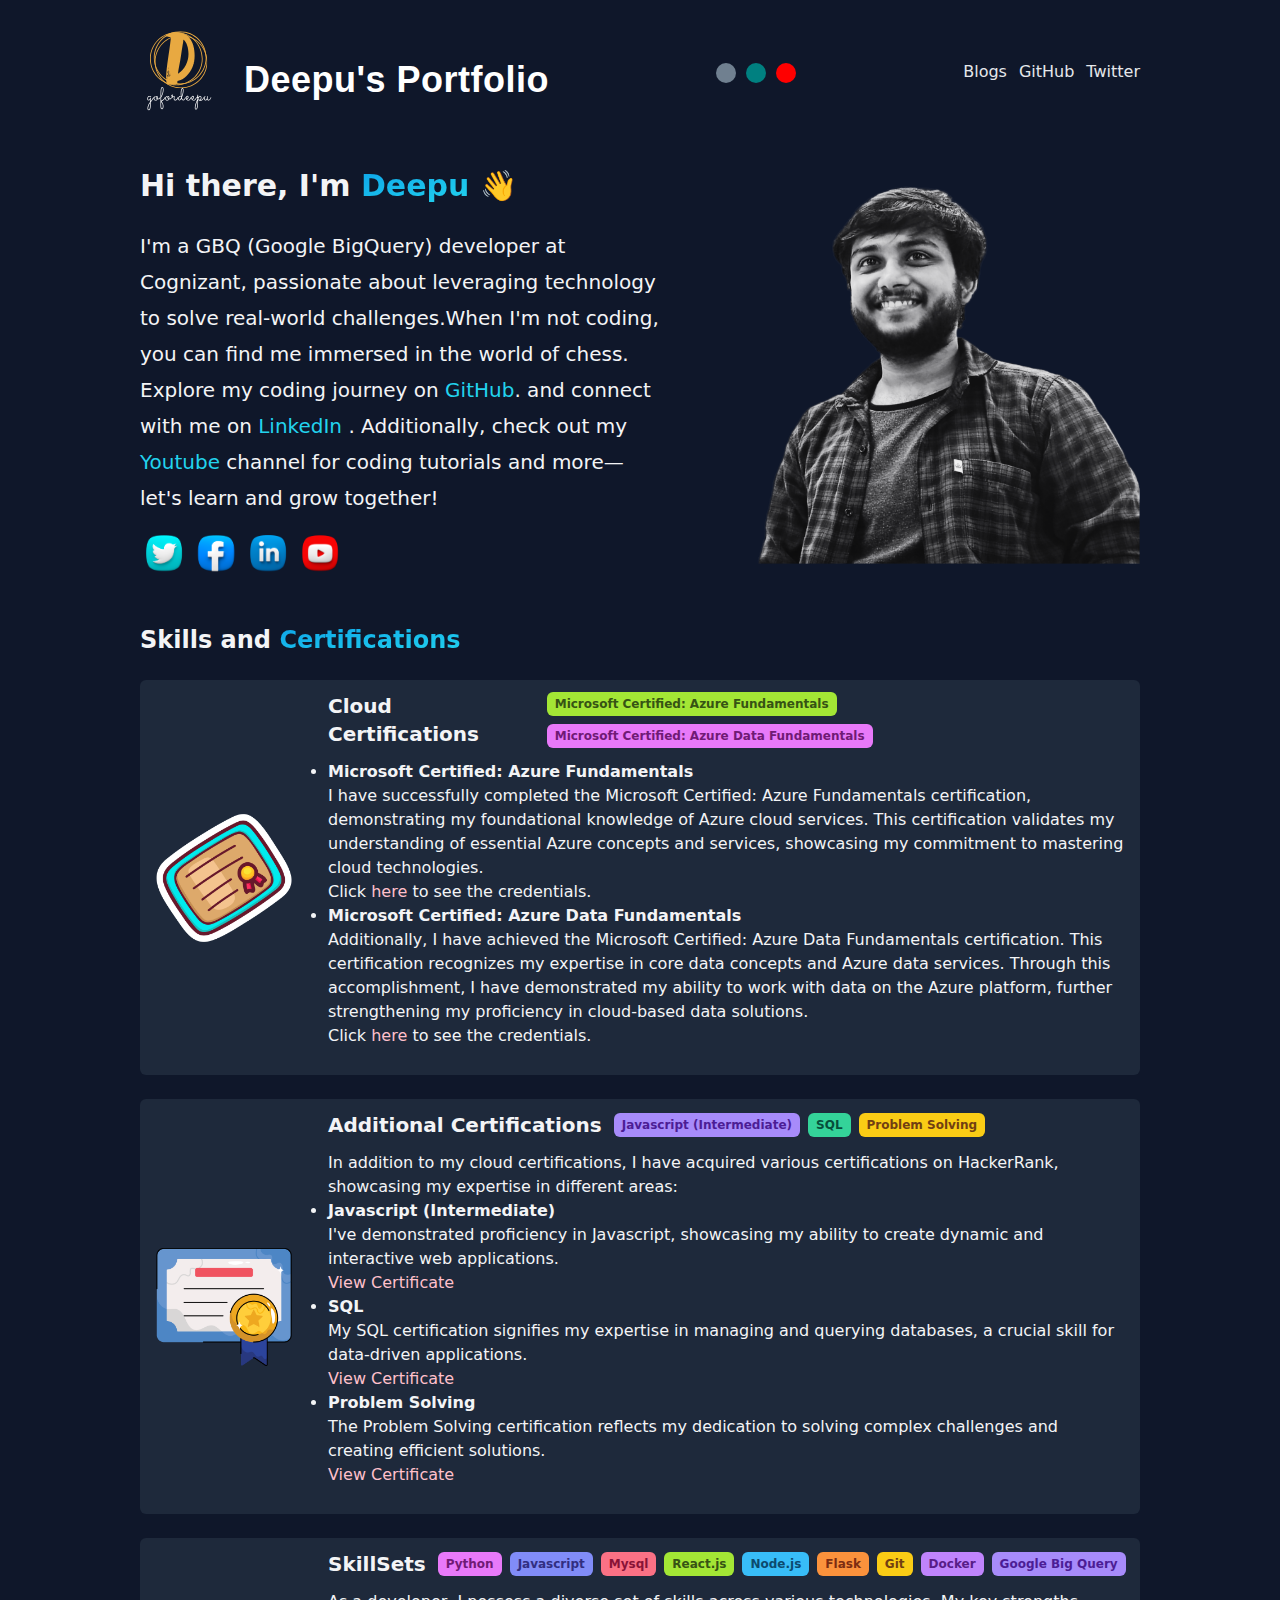
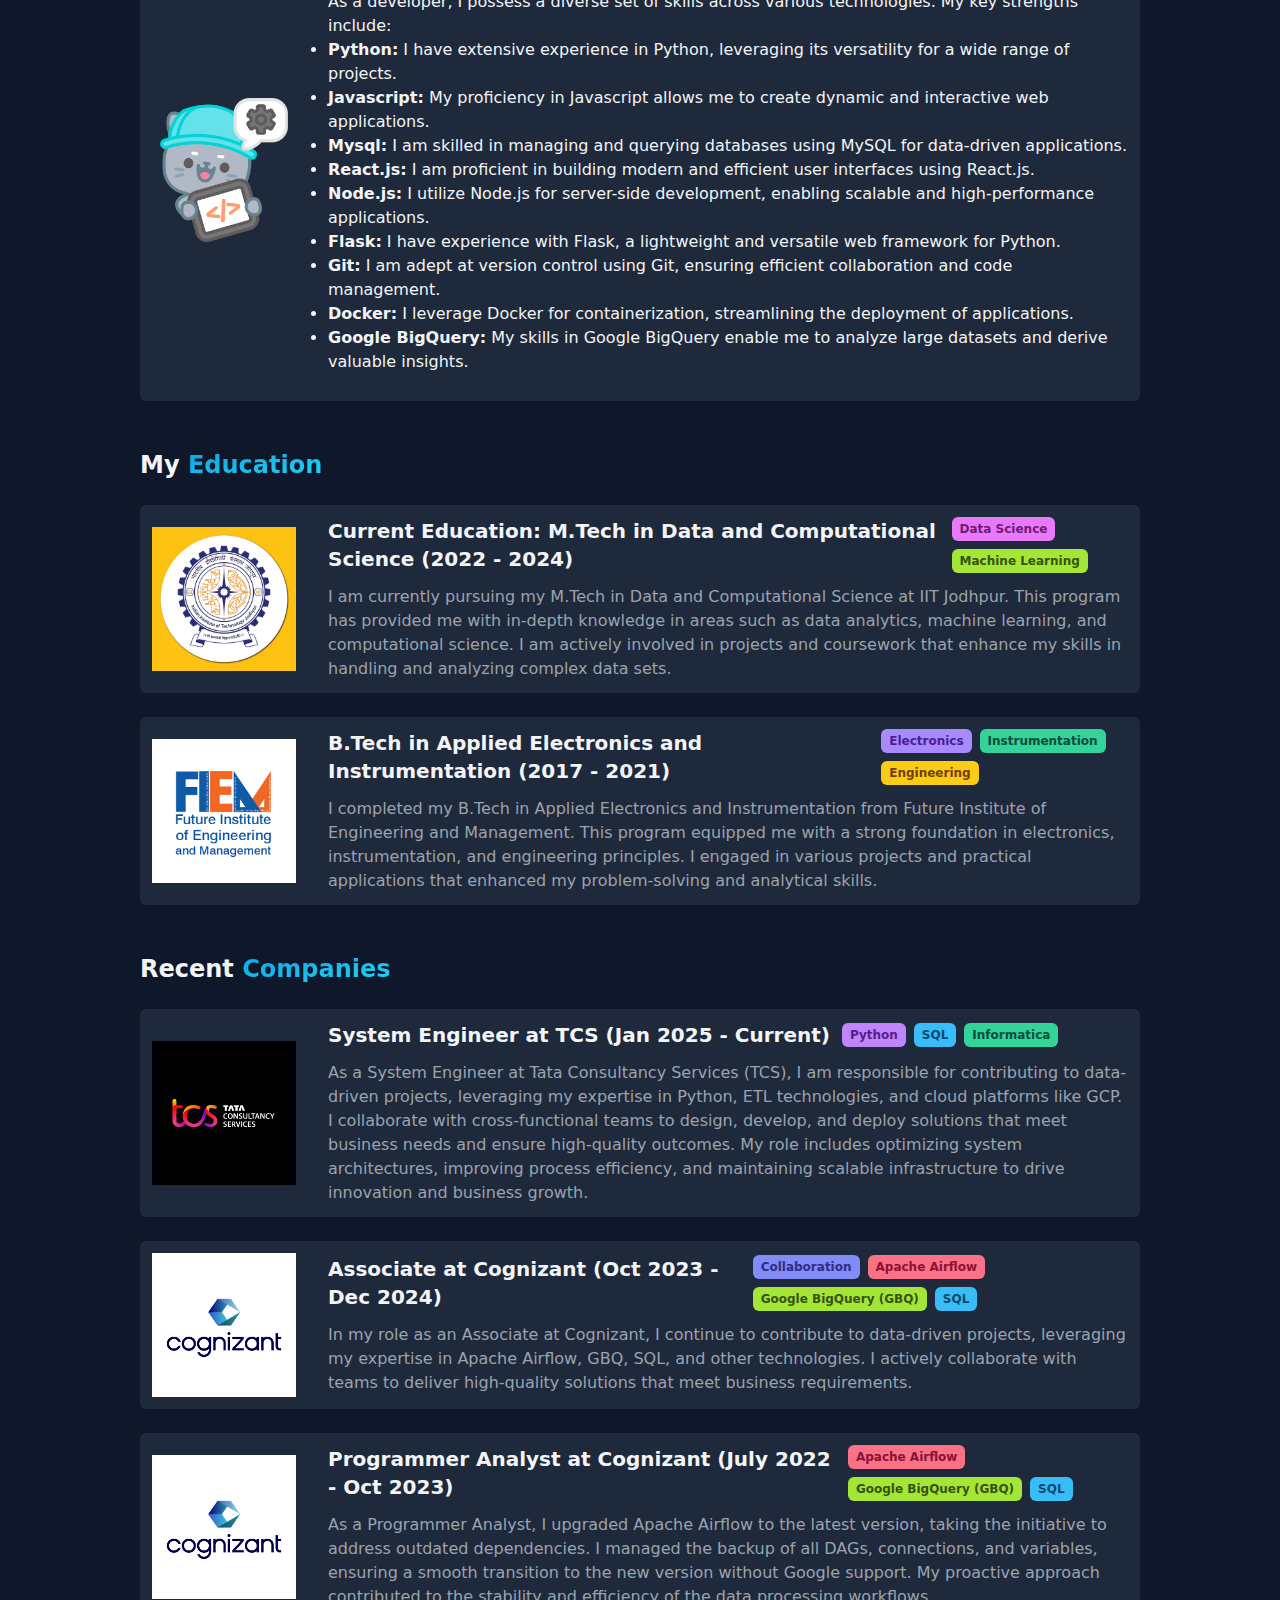
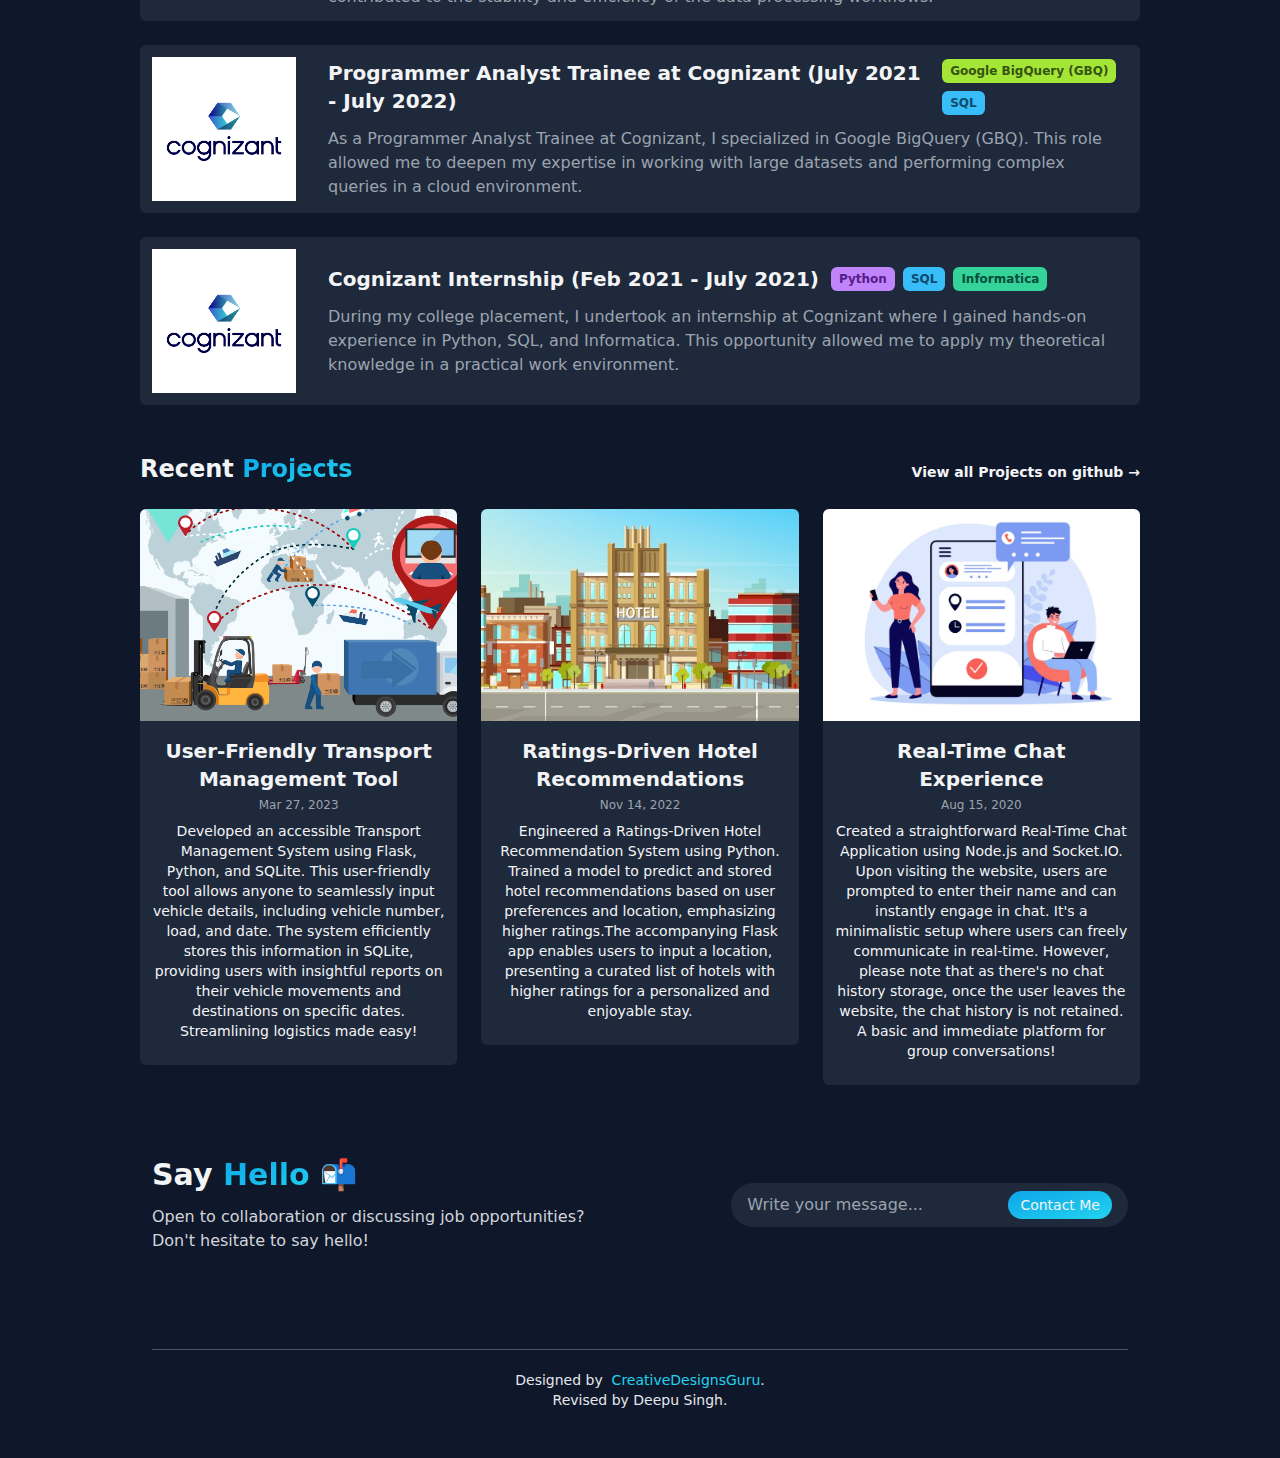
<file: index.html>
<!DOCTYPE html><html lang="en"><head><meta charset="UTF-8"><meta name="viewport" content="width=device-width, initial-scale=1.0"><title>Deepu&#39;s Portfolio</title><meta name="description" content="Deepu's portfolio built with Astro using React and Tailwind CSS"><meta name="author" content="Deepu Singh"><link rel="alternate" type="application/rss+xml" href="/rss.xml"><link rel="icon" type="image/x-icon" href="/favicon.ico"><link rel="stylesheet" href="/astro/index.b933c683.css" /></head><body class="bg-slate-900 text-gray-100"><style>astro-island,astro-slot,astro-static-slot{display:contents}</style><script>(()=>{var e=async t=>{await(await t())()};(self.Astro||(self.Astro={})).load=e;window.dispatchEvent(new Event("astro:load"));})();;(()=>{var b=Object.defineProperty;var f=(c,o,i)=>o in c?b(c,o,{enumerable:!0,configurable:!0,writable:!0,value:i}):c[o]=i;var l=(c,o,i)=>(f(c,typeof o!="symbol"?o+"":o,i),i);var p;{let c={0:t=>m(t),1:t=>i(t),2:t=>new RegExp(t),3:t=>new Date(t),4:t=>new Map(i(t)),5:t=>new Set(i(t)),6:t=>BigInt(t),7:t=>new URL(t),8:t=>new Uint8Array(t),9:t=>new Uint16Array(t),10:t=>new Uint32Array(t)},o=t=>{let[e,r]=t;return e in c?c[e](r):void 0},i=t=>t.map(o),m=t=>typeof t!="object"||t===null?t:Object.fromEntries(Object.entries(t).map(([e,r])=>[e,o(r)]));customElements.get("astro-island")||customElements.define("astro-island",(p=class extends HTMLElement{constructor(){super(...arguments);l(this,"Component");l(this,"hydrator");l(this,"hydrate",async()=>{var d;if(!this.hydrator||!this.isConnected)return;let e=(d=this.parentElement)==null?void 0:d.closest("astro-island[ssr]");if(e){e.addEventListener("astro:hydrate",this.hydrate,{once:!0});return}let r=this.querySelectorAll("astro-slot"),a={},h=this.querySelectorAll("template[data-astro-template]");for(let n of h){let s=n.closest(this.tagName);s!=null&&s.isSameNode(this)&&(a[n.getAttribute("data-astro-template")||"default"]=n.innerHTML,n.remove())}for(let n of r){let s=n.closest(this.tagName);s!=null&&s.isSameNode(this)&&(a[n.getAttribute("name")||"default"]=n.innerHTML)}let u;try{u=this.hasAttribute("props")?m(JSON.parse(this.getAttribute("props"))):{}}catch(n){let s=this.getAttribute("component-url")||"<unknown>",y=this.getAttribute("component-export");throw y&&(s+=` (export ${y})`),console.error(`[hydrate] Error parsing props for component ${s}`,this.getAttribute("props"),n),n}await this.hydrator(this)(this.Component,u,a,{client:this.getAttribute("client")}),this.removeAttribute("ssr"),this.dispatchEvent(new CustomEvent("astro:hydrate"))});l(this,"unmount",()=>{this.isConnected||this.dispatchEvent(new CustomEvent("astro:unmount"))})}disconnectedCallback(){document.removeEventListener("astro:after-swap",this.unmount),document.addEventListener("astro:after-swap",this.unmount,{once:!0})}connectedCallback(){if(!this.hasAttribute("await-children")||document.readyState==="interactive"||document.readyState==="complete")this.childrenConnectedCallback();else{let e=()=>{document.removeEventListener("DOMContentLoaded",e),r.disconnect(),this.childrenConnectedCallback()},r=new MutationObserver(()=>{var a;((a=this.lastChild)==null?void 0:a.nodeType)===Node.COMMENT_NODE&&this.lastChild.nodeValue==="astro:end"&&(this.lastChild.remove(),e())});r.observe(this,{childList:!0}),document.addEventListener("DOMContentLoaded",e)}}async childrenConnectedCallback(){let e=this.getAttribute("before-hydration-url");e&&await import(e),this.start()}start(){let e=JSON.parse(this.getAttribute("opts")),r=this.getAttribute("client");if(Astro[r]===void 0){window.addEventListener(`astro:${r}`,()=>this.start(),{once:!0});return}Astro[r](async()=>{let a=this.getAttribute("renderer-url"),[h,{default:u}]=await Promise.all([import(this.getAttribute("component-url")),a?import(a):()=>()=>{}]),d=this.getAttribute("component-export")||"default";if(!d.includes("."))this.Component=h[d];else{this.Component=h;for(let n of d.split("."))this.Component=this.Component[n]}return this.hydrator=u,this.hydrate},e,this)}attributeChangedCallback(){this.hydrate()}},l(p,"observedAttributes",["props"]),p))}})();</script><astro-island uid="Z1l6BNx" prefix="r6" component-url="/astro/Navbar.f9d4d878.js" component-export="Navbar" renderer-url="/astro/client.bb1cf6b8.js" props="{}" ssr="" client="load" opts="{&quot;name&quot;:&quot;Navbar&quot;,&quot;value&quot;:true}" await-children=""><div class="mx-auto max-w-screen-lg px-3 py-6"><div class="flex flex-col gap-y-3 sm:flex-row sm:items-center sm:justify-between"><a href="/" style="display:flex;align-items:center"><div class="flex items-center bg-gradient-to-br from-sky-500 to-cyan-400 bg-clip-text text-xl font-bold text-transparent"><svg xmlns="http://www.w3.org/2000/svg" class="mr-2 h-24 w-24" viewBox="0 0 18 18" version="1.1"><g transform="matrix(1,0,0,1,1.3263121672244171,11.820892643506255)"><g><path d=" M 0.6834960937500001 2.6587998046875008 Q 1.0047392578125 2.2401584472656255 1.129477294921875 1.9633425292968756 Q 1.1380209960937502 1.9445463867187507 1.1525452880859375 1.9351483154296882 Q 1.167069580078125 1.9257502441406258 1.1858657226562501 1.9257502441406258 Q 1.2149143066406252 1.9257502441406258 1.23371044921875 1.9454007568359382 Q 1.2525065917968752 1.9650512695312508 1.2525065917968752 1.9906823730468757 Q 1.2525065917968752 2.0026435546875008 1.24738037109375 2.014604736328126 Q 1.17219580078125 2.185478759765626 1.033787841796875 2.395653808593751 Q 0.8953798828125 2.605828857421876 0.6834960937500001 2.870683593750001 Q 0.6834960937500001 2.978334228515626 0.685204833984375 3.0859848632812508 Q 0.6869135742187501 3.1936354980468757 0.6869135742187501 3.321791015625001 Q 0.6869135742187501 3.449946533203126 0.6809329833984376 3.5755389404296887 Q 0.674952392578125 3.7011313476562506 0.65957373046875 3.8147625732421884 Q 0.644195068359375 3.928393798828126 0.6177095947265625 4.024937622070313 Q 0.59122412109375 4.121481445312501 0.5493599853515625 4.1923941650390635 Q 0.507495849609375 4.263306884765626 0.44854431152343754 4.303462280273438 Q 0.38959277343750004 4.343617675781251 0.30928198242187505 4.343617675781251 Q 0.19479638671875002 4.343617675781251 0.13328173828125 4.256471923828126 Q 0.07176708984375 4.169326171875001 0.07176708984375 4.0087045898437506 Q 0.07176708984375 3.923267578125001 0.0880001220703125 3.8233062744140636 Q 0.104233154296875 3.723344970703126 0.134990478515625 3.617403076171876 Q 0.165747802734375 3.511461181640626 0.2093206787109375 3.4029561767578134 Q 0.2528935546875 3.294451171875001 0.30586450195312503 3.191926757812501 Q 0.35883544921875005 3.0894023437500007 0.4212044677734375 2.9954216308593757 Q 0.483573486328125 2.901440917968751 0.5536318359375001 2.824547607421876 Q 0.555340576171875 2.7049357910156258 0.5561949462890625 2.5870327148437506 Q 0.55704931640625 2.469129638671876 0.560466796875 2.3700227050781257 Q 0.50920458984375 2.4349548339843756 0.4382918701171875 2.472547119140626 Q 0.367379150390625 2.5101394042968757 0.29732080078125 2.5101394042968757 Q 0.23751489257812503 2.5101394042968757 0.18881579589843753 2.4870714111328134 Q 0.14011669921875 2.4640034179687507 0.10594189453125001 2.422139282226563 Q 0.07176708984375 2.380275146484376 0.052970947265625005 2.3238867187500007 Q 0.034174804687500004 2.2674982910156256 0.034174804687500004 2.2008574218750008 Q 0.034174804687500004 2.0675756835937507 0.0794564208984375 1.9659056396484382 Q 0.124738037109375 1.8642355957031258 0.19479638671875002 1.7958859863281256 Q 0.264854736328125 1.7275363769531258 0.34943737792968754 1.6933615722656257 Q 0.43402001953125 1.6591867675781256 0.5126220703125001 1.6591867675781256 Q 0.5655930175781251 1.6591867675781256 0.610020263671875 1.6728566894531256 Q 0.654447509765625 1.6865266113281256 0.6860592041015625 1.7036140136718756 Q 0.7176708984375001 1.7207014160156255 0.73475830078125 1.7360800781250005 Q 0.7518457031250001 1.7514587402343755 0.753554443359375 1.7531674804687507 Q 0.7723505859375001 1.7736723632812508 0.7723505859375001 1.7993034667968757 Q 0.7723505859375001 1.8249345703125006 0.753554443359375 1.8445850830078132 Q 0.73475830078125 1.8642355957031258 0.709127197265625 1.8642355957031258 Q 0.685204833984375 1.8642355957031258 0.6629912109375 1.8454394531250007 Q 0.65615625 1.8403132324218756 0.6450494384765626 1.8309151611328132 Q 0.6339426269531251 1.8215170898437507 0.6160008544921876 1.8112646484375006 Q 0.59805908203125 1.8010122070312509 0.5732823486328126 1.7941772460937506 Q 0.548505615234375 1.7873422851562508 0.514330810546875 1.7873422851562508 Q 0.463068603515625 1.7873422851562508 0.401553955078125 1.810410278320313 Q 0.34003930664062504 1.8334782714843758 0.287068359375 1.8830317382812507 Q 0.234097412109375 1.9325852050781256 0.1982138671875 2.010332885742188 Q 0.16233032226562502 2.0880805664062505 0.16233032226562502 2.197439941406251 Q 0.16233032226562502 2.2794594726562507 0.1982138671875 2.329867309570313 Q 0.234097412109375 2.380275146484376 0.30928198242187505 2.380275146484376 Q 0.34516552734375 2.380275146484376 0.38532092285156255 2.3597702636718756 Q 0.42547631835937505 2.3392653808593757 0.463068603515625 2.2965468750000007 Q 0.5006608886718751 2.2538283691406256 0.5288551025390625 2.1888962402343757 Q 0.55704931640625 2.123964111328126 0.5690104980468751 2.0351096191406257 Q 0.572427978515625 2.011187255859376 0.59122412109375 1.9949542236328133 Q 0.610020263671875 1.9787211914062506 0.6356513671875 1.9787211914062506 Q 0.6646999511718751 1.9787211914062506 0.6809329833984376 1.9992260742187506 Q 0.697166015625 2.0197309570312507 0.697166015625 2.045362060546876 Q 0.697166015625 2.047070800781251 0.6954572753906251 2.097478637695313 Q 0.69374853515625 2.1478864746093755 0.6920397949218751 2.2316147460937508 Q 0.6903310546875 2.3153430175781256 0.6877679443359376 2.4255567626953134 Q 0.685204833984375 2.535770507812501 0.6834960937500001 2.6587998046875008 M 0.5536318359375001 3.0330139160156255 Q 0.47332104492187504 3.144082031250001 0.40838891601562505 3.2748006591796885 Q 0.34345678710937505 3.405519287109376 0.29732080078125 3.538801025390626 Q 0.251184814453125 3.6720827636718756 0.22640808105468752 3.7976751708984384 Q 0.20163134765625002 3.923267578125001 0.20163134765625002 4.022374511718751 Q 0.20163134765625002 4.085597900390626 0.21273815917968752 4.123190185546876 Q 0.223844970703125 4.160782470703126 0.2400780029296875 4.181287353515626 Q 0.25631103515625003 4.201792236328126 0.2759615478515625 4.208627197265626 Q 0.295612060546875 4.215462158203126 0.312699462890625 4.215462158203126 Q 0.36567041015625 4.215462158203126 0.40497143554687504 4.172743652343751 Q 0.44427246093750006 4.130025146484376 0.47161230468750004 4.059112426757814 Q 0.4989521484375 3.988199707031251 0.5160395507812501 3.895927734375001 Q 0.533126953125 3.8036557617187507 0.541670654296875 3.7054031982421884 Q 0.5502143554687501 3.6071506347656257 0.5536318359375001 3.509752441406251 Q 0.55704931640625 3.412354248046876 0.55704931640625 3.3303347167968758 Q 0.55704931640625 3.2568588867187507 0.55704931640625 3.1833830566406256 Q 0.55704931640625 3.109907226562501 0.5536318359375001 3.0330139160156255 M 2.052197021484375 2.303381835937501 Q 2.009478515625 2.303381835937501 1.9770124511718752 2.2965468750000007 Q 1.9513813476562503 2.347809082031251 1.9154978027343752 2.391381958007813 Q 1.8796142578125004 2.4349548339843756 1.8326239013671877 2.4674208984375006 Q 1.7856335449218752 2.499886962890626 1.7275363769531253 2.518683105468751 Q 1.6694392089843753 2.5374792480468757 1.6010895996093752 2.5374792480468757 Q 1.5207788085937501 2.5374792480468757 1.4541379394531253 2.509285034179688 Q 1.3874970703125002 2.4810908203125006 1.3379436035156251 2.4306829833984382 Q 1.2883901367187502 2.380275146484376 1.2610502929687502 2.3093624267578132 Q 1.23371044921875 2.2384497070312506 1.23371044921875 2.153012695312501 Q 1.23371044921875 2.043653320312501 1.2730114746093752 1.962488159179688 Q 1.3123125000000002 1.8813229980468757 1.3635747070312503 1.827497680664063 Q 1.4148369140625001 1.7736723632812508 1.4660991210937502 1.7471868896484382 Q 1.5173613281250002 1.7207014160156255 1.5429924316406252 1.7207014160156255 Q 1.5720410156250002 1.7207014160156255 1.5865653076171877 1.7360800781250005 Q 1.6010895996093752 1.7514587402343755 1.6010895996093752 1.7770898437500007 Q 1.6010895996093752 1.8061384277343757 1.5831478271484376 1.8206627197265632 Q 1.5652060546875002 1.8351870117187508 1.5378662109375 1.8488569335937508 Q 1.5105263671875002 1.8625268554687509 1.4797690429687502 1.887303588867188 Q 1.4490117187500002 1.9120803222656257 1.4225262451171876 1.9496726074218758 Q 1.3960407714843752 1.9872648925781258 1.3789533691406253 2.0385270996093756 Q 1.361865966796875 2.089789306640626 1.361865966796875 2.153012695312501 Q 1.361865966796875 2.2094011230468755 1.3789533691406253 2.2581002197265634 Q 1.3960407714843752 2.306799316406251 1.4285068359375002 2.341828491210938 Q 1.460972900390625 2.3768576660156255 1.5054001464843751 2.3965081787109384 Q 1.5498273925781252 2.4161586914062507 1.6045070800781251 2.4161586914062507 Q 1.7019052734375002 2.4161586914062507 1.7659830322265626 2.370877075195313 Q 1.8300607910156252 2.3255954589843757 1.8642355957031254 2.255537109375001 Q 1.7634199218750002 2.2025661621093757 1.6984877929687503 2.105167968750001 Q 1.6335556640625002 2.0077697753906256 1.6335556640625002 1.8864492187500006 Q 1.6335556640625002 1.7890510253906258 1.6805460205078127 1.7275363769531258 Q 1.7275363769531253 1.6660217285156258 1.8044296875000003 1.6660217285156258 Q 1.8505656738281253 1.6660217285156258 1.8915754394531252 1.6882353515625006 Q 1.9325852050781251 1.7104489746093758 1.9641968994140626 1.7582937011718758 Q 1.99580859375 1.8061384277343757 2.014604736328125 1.8813229980468757 Q 2.0334008789062503 1.9565075683593758 2.0334008789062503 2.060740722656251 Q 2.0334008789062503 2.1154204101562506 2.0197309570312503 2.1752263183593756 Q 2.0299833984375004 2.1769350585937506 2.04023583984375 2.1769350585937506 Q 2.0504882812500003 2.1769350585937506 2.0624494628906254 2.1769350585937506 Q 2.1205466308593754 2.1769350585937506 2.1666826171875 2.163265136718751 Q 2.2128186035156254 2.1495952148437505 2.250410888671875 2.122255371093751 Q 2.288003173828125 2.0949155273437507 2.317906127929688 2.0521970214843757 Q 2.34780908203125 2.0094785156250006 2.37514892578125 1.9530900878906257 Q 2.380275146484375 1.9428376464843757 2.3973625488281254 1.933439575195313 Q 2.4144499511718753 1.9240415039062508 2.4315373535156253 1.9240415039062508 Q 2.4537509765625005 1.9240415039062508 2.473401489257813 1.9419832763671883 Q 2.4930520019531253 1.9599250488281257 2.4930520019531253 1.9889736328125007 Q 2.4930520019531253 2.0026435546875008 2.4862170410156255 2.0188765869140632 Q 2.479382080078125 2.0351096191406257 2.472547119140625 2.0487795410156258 Q 2.4434985351562504 2.1000417480468756 2.4050518798828127 2.147032104492188 Q 2.3666052246093754 2.194022460937501 2.314488647460938 2.2290516357421883 Q 2.2623720703125003 2.2640808105468757 2.19743994140625 2.2845856933593756 Q 2.1325078125 2.305090576171876 2.052197021484375 2.303381835937501 M 1.7600024414062503 1.8727792968750006 Q 1.7600024414062503 1.9052453613281257 1.7685461425781253 1.9411289062500008 Q 1.7770898437500002 1.9770124511718756 1.7950316162109377 2.012041625976563 Q 1.812973388671875 2.047070800781251 1.8394588623046877 2.0786824951171883 Q 1.8659443359375003 2.1102941894531257 1.9018278808593752 2.1325078125000005 Q 1.9069541015625002 2.0966242675781257 1.9069541015625002 2.062449462890626 Q 1.9069541015625002 2.016313476562501 1.9001191406250002 1.9684687500000009 Q 1.8932841796875002 1.9206240234375007 1.8804686279296878 1.8804686279296883 Q 1.8676530761718753 1.8403132324218756 1.8488569335937504 1.8155364990234382 Q 1.8300607910156252 1.7907597656250007 1.8044296875000003 1.7907597656250007 Q 1.7941772460937502 1.7907597656250007 1.7770898437500002 1.8061384277343757 Q 1.7600024414062503 1.8215170898437507 1.7600024414062503 1.8727792968750006 M 2.638294921875 2.5750715332031255 Q 2.76474169921875 2.518683105468751 2.8681204833984375 2.4452072753906258 Q 2.971499267578125 2.3717314453125007 3.0526644287109375 2.2905662841796883 Q 3.1338295898437503 2.2094011230468755 3.1910723876953124 2.1248184814453133 Q 3.248315185546875 2.0402358398437506 3.282489990234375 1.9633425292968756 Q 3.29786865234375 1.9257502441406258 3.340587158203125 1.9257502441406258 Q 3.3696357421875 1.9257502441406258 3.3875775146484375 1.9454007568359382 Q 3.4055192871093753 1.9650512695312508 3.4055192871093753 1.9889736328125007 Q 3.4055192871093753 2.0026435546875008 3.40039306640625 2.014604736328126 Q 3.3628007812500003 2.0983330078125007 3.30470361328125 2.188041870117188 Q 3.2466064453125 2.2777507324218758 3.1637325439453123 2.3640421142578134 Q 3.080858642578125 2.4503334960937506 2.96979052734375 2.530644287109376 Q 2.8587224121093753 2.610955078125001 2.715188232421875 2.6775959472656257 Q 2.807460205078125 2.773285400390626 2.8758098144531252 2.890334106445313 Q 2.944159423828125 3.007382812500001 2.9894410400390625 3.1338295898437507 Q 3.03472265625 3.260276367187501 3.0577906494140628 3.3892862548828133 Q 3.080858642578125 3.5182961425781256 3.080858642578125 3.6361992187500007 Q 3.080858642578125 3.743849853515626 3.0612081298828127 3.838684936523438 Q 3.0415576171875003 3.933520019531251 3.0031109619140626 4.003578369140626 Q 2.964664306640625 4.07363671875 2.909984619140625 4.113792114257813 Q 2.855304931640625 4.153947509765626 2.78524658203125 4.153947509765626 Q 2.68272216796875 4.153947509765626 2.626333740234375 4.077908569335938 Q 2.5699453125000002 4.001869628906251 2.5434598388671876 3.867733520507813 Q 2.516974365234375 3.7335974121093756 2.5127025146484376 3.5516165771484385 Q 2.5084306640625 3.369635742187501 2.5084306640625 3.156043212890626 Q 2.5084306640625 3.050101318359376 2.5084306640625 2.9091302490234385 Q 2.5084306640625 2.7681591796875007 2.5092850341796877 2.6066832275390635 Q 2.510139404296875 2.4452072753906258 2.5109937744140627 2.268352661132813 Q 2.51184814453125 2.091498046875001 2.513556884765625 1.9137890625000007 Q 2.515265625 1.7360800781250005 2.516974365234375 1.5643516845703132 Q 2.51868310546875 1.3926232910156258 2.5221005859375 1.2388366699218756 Q 2.527226806640625 0.9449333496093757 2.54260546875 0.7142534179687505 Q 2.557984130859375 0.4835734863281256 2.592158935546875 0.32466064453125076 Q 2.626333740234375 0.1657478027343755 2.6852852783203125 0.0828739013671882 Q 2.74423681640625 4.440892098500626e-16 2.834800048828125 4.440892098500626e-16 Q 2.906567138671875 4.440892098500626e-16 2.95612060546875 0.04015539550781311 Q 3.005674072265625 0.08031079101562577 3.036431396484375 0.14780603027343808 Q 3.067188720703125 0.2153012695312504 3.080858642578125 0.3058645019531254 Q 3.094528564453125 0.39642773437500045 3.094528564453125 0.4955346679687507 Q 3.094528564453125 0.7040009765625006 3.0586450195312502 0.8987973632812507 Q 3.022761474609375 1.0935937500000006 2.961246826171875 1.2764289550781256 Q 2.899732177734375 1.4592641601562506 2.8168582763671877 1.6335556640625006 Q 2.733984375 1.8078471679687507 2.640003662109375 1.9770124511718756 Q 2.640003662109375 2.047070800781251 2.640003662109375 2.128235961914063 Q 2.640003662109375 2.2094011230468755 2.640003662109375 2.2905662841796883 Q 2.640003662109375 2.3717314453125007 2.6391492919921875 2.4460616455078132 Q 2.638294921875 2.520391845703126 2.638294921875 2.5750715332031255 M 2.643421142578125 1.7138664550781257 Q 2.7134794921875 1.5822934570312506 2.7724310302734376 1.436196166992188 Q 2.831382568359375 1.2900988769531256 2.87410107421875 1.1346035156250007 Q 2.916819580078125 0.9791081542968756 2.940741943359375 0.8167778320312507 Q 2.964664306640625 0.6544475097656257 2.964664306640625 0.4904084472656254 Q 2.964664306640625 0.40838891601562555 2.9569749755859376 0.3417480468750007 Q 2.9492856445312503 0.27510717773437543 2.9330526123046874 0.22811682128906297 Q 2.916819580078125 0.1811264648437505 2.8920428466796877 0.15464099121093788 Q 2.86726611328125 0.1281555175781257 2.834800048828125 0.1281555175781257 Q 2.800625244140625 0.1281555175781257 2.774994140625 0.1691652832031254 Q 2.749363037109375 0.21017504882812554 2.73056689453125 0.2785246582031258 Q 2.711770751953125 0.34687426757812556 2.6989552001953125 0.43572875976562564 Q 2.6861396484375 0.5245832519531255 2.677595947265625 0.6211270751953131 Q 2.66905224609375 0.7176708984375006 2.663926025390625 0.8142147216796882 Q 2.6587998046875 0.9107585449218756 2.6562366943359375 0.9953411865234381 Q 2.653673583984375 1.0799238281250005 2.6528192138671876 1.1448559570312506 Q 2.65196484375 1.2097880859375008 2.65196484375 1.2422541503906257 Q 2.650256103515625 1.3106037597656257 2.6494017333984377 1.3635747070312507 Q 2.64854736328125 1.4165456542968757 2.6468386230468752 1.4678078613281256 Q 2.6451298828125003 1.5190700683593756 2.6442755126953124 1.5771672363281257 Q 2.643421142578125 1.6352644042968758 2.643421142578125 1.7138664550781257 M 2.638294921875 2.7852465820312506 Q 2.638294921875 2.8928972167968756 2.6374405517578126 2.986023559570313 Q 2.636586181640625 3.079149902343751 2.636586181640625 3.156043212890626 Q 2.636586181640625 3.3149560546875008 2.638294921875 3.4704514160156257 Q 2.640003662109375 3.625946777343751 2.6545279541015625 3.749830444335938 Q 2.66905224609375 3.873714111328126 2.6989552001953125 3.9497530517578134 Q 2.728858154296875 4.025791992187501 2.78524658203125 4.025791992187501 Q 2.8365087890625 4.025791992187501 2.868974853515625 3.979656005859376 Q 2.90144091796875 3.933520019531251 2.9193826904296873 3.870296630859376 Q 2.937324462890625 3.807073242187501 2.944159423828125 3.7412867431640633 Q 2.9509943847656253 3.675500244140626 2.9509943847656253 3.634490478515626 Q 2.9509943847656253 3.530257324218751 2.9313438720703124 3.415771728515626 Q 2.911693359375 3.3012861328125007 2.8715379638671874 3.1893636474609384 Q 2.831382568359375 3.077441162109376 2.773285400390625 2.973208007812501 Q 2.715188232421875 2.868974853515626 2.638294921875 2.7852465820312506 M 4.205209716796875 2.303381835937501 Q 4.1624912109375005 2.303381835937501 4.130025146484375 2.2965468750000007 Q 4.10439404296875 2.347809082031251 4.068510498046875 2.391381958007813 Q 4.032626953125 2.4349548339843756 3.9856365966796874 2.4674208984375006 Q 3.938646240234375 2.499886962890626 3.8805490722656253 2.518683105468751 Q 3.822451904296875 2.5374792480468757 3.754102294921875 2.5374792480468757 Q 3.67379150390625 2.5374792480468757 3.6071506347656253 2.509285034179688 Q 3.540509765625 2.4810908203125006 3.490956298828125 2.4306829833984382 Q 3.44140283203125 2.380275146484376 3.41406298828125 2.3093624267578132 Q 3.38672314453125 2.2384497070312506 3.38672314453125 2.153012695312501 Q 3.38672314453125 2.043653320312501 3.426024169921875 1.962488159179688 Q 3.4653251953125 1.8813229980468757 3.5165874023437502 1.827497680664063 Q 3.567849609375 1.7736723632812508 3.6191118164062503 1.7471868896484382 Q 3.6703740234375 1.7207014160156255 3.6960051269531253 1.7207014160156255 Q 3.7250537109375 1.7207014160156255 3.7395780029296875 1.7360800781250005 Q 3.754102294921875 1.7514587402343755 3.754102294921875 1.7770898437500007 Q 3.754102294921875 1.8061384277343757 3.7361605224609375 1.8206627197265632 Q 3.71821875 1.8351870117187508 3.69087890625 1.8488569335937508 Q 3.6635390625 1.8625268554687509 3.63278173828125 1.887303588867188 Q 3.6020244140625 1.9120803222656257 3.575538940429688 1.9496726074218758 Q 3.549053466796875 1.9872648925781258 3.531966064453125 2.0385270996093756 Q 3.5148786621093753 2.089789306640626 3.5148786621093753 2.153012695312501 Q 3.5148786621093753 2.2094011230468755 3.531966064453125 2.2581002197265634 Q 3.549053466796875 2.306799316406251 3.58151953125 2.341828491210938 Q 3.613985595703125 2.3768576660156255 3.658412841796875 2.3965081787109384 Q 3.702840087890625 2.4161586914062507 3.7575197753906253 2.4161586914062507 Q 3.85491796875 2.4161586914062507 3.9189957275390626 2.370877075195313 Q 3.9830734863281254 2.3255954589843757 4.017248291015625 2.255537109375001 Q 3.9164326171875 2.2025661621093757 3.8515004882812502 2.105167968750001 Q 3.786568359375 2.0077697753906256 3.786568359375 1.8864492187500006 Q 3.786568359375 1.7890510253906258 3.833558715820313 1.7275363769531258 Q 3.8805490722656253 1.6660217285156258 3.9574423828125003 1.6660217285156258 Q 4.003578369140625 1.6660217285156258 4.044588134765625 1.6882353515625006 Q 4.085597900390625 1.7104489746093758 4.117209594726563 1.7582937011718758 Q 4.1488212890625 1.8061384277343757 4.167617431640625 1.8813229980468757 Q 4.18641357421875 1.9565075683593758 4.18641357421875 2.060740722656251 Q 4.18641357421875 2.1154204101562506 4.17274365234375 2.1752263183593756 Q 4.18299609375 2.1769350585937506 4.1932485351562505 2.1769350585937506 Q 4.2035009765625 2.1769350585937506 4.215462158203125 2.1769350585937506 Q 4.273559326171875 2.1769350585937506 4.3196953125 2.163265136718751 Q 4.365831298828125 2.1495952148437505 4.403423583984376 2.122255371093751 Q 4.441015869140625 2.0949155273437507 4.4709188232421875 2.0521970214843757 Q 4.50082177734375 2.0094785156250006 4.5281616210937505 1.9530900878906257 Q 4.533287841796875 1.9428376464843757 4.550375244140625 1.933439575195313 Q 4.567462646484375 1.9240415039062508 4.584550048828126 1.9240415039062508 Q 4.606763671875 1.9240415039062508 4.626414184570312 1.9419832763671883 Q 4.646064697265626 1.9599250488281257 4.646064697265626 1.9889736328125007 Q 4.646064697265626 2.0026435546875008 4.639229736328125 2.0188765869140632 Q 4.632394775390625 2.0351096191406257 4.625559814453125 2.0487795410156258 Q 4.59651123046875 2.1000417480468756 4.558064575195313 2.147032104492188 Q 4.519617919921875 2.194022460937501 4.467501342773438 2.2290516357421883 Q 4.415384765625 2.2640808105468757 4.35045263671875 2.2845856933593756 Q 4.2855205078125005 2.305090576171876 4.205209716796875 2.303381835937501 M 3.9130151367187502 1.8727792968750006 Q 3.9130151367187502 1.9052453613281257 3.9215588378906254 1.9411289062500008 Q 3.9301025390625 1.9770124511718756 3.9480443115234376 2.012041625976563 Q 3.965986083984375 2.047070800781251 3.9924715576171876 2.0786824951171883 Q 4.01895703125 2.1102941894531257 4.054840576171875 2.1325078125000005 Q 4.059966796875 2.0966242675781257 4.059966796875 2.062449462890626 Q 4.059966796875 2.016313476562501 4.0531318359375 1.9684687500000009 Q 4.046296875 1.9206240234375007 4.033481323242188 1.8804686279296883 Q 4.020665771484375 1.8403132324218756 4.00186962890625 1.8155364990234382 Q 3.9830734863281254 1.7907597656250007 3.9574423828125003 1.7907597656250007 Q 3.94718994140625 1.7907597656250007 3.9301025390625 1.8061384277343757 Q 3.9130151367187502 1.8215170898437507 3.9130151367187502 1.8727792968750006 M 4.837443603515625 1.7890510253906258 Q 4.830608642578126 1.8351870117187508 4.820356201171875 1.8753424072265632 Q 4.810103759765625 1.9154978027343756 4.800705688476563 1.9454007568359382 Q 4.791307617187501 1.9753037109375007 4.78447265625 1.9940998535156258 Q 4.7776376953125 2.012895996093751 4.775928955078125 2.014604736328126 Q 4.758841552734375 2.0539057617187506 4.716123046875 2.0539057617187506 Q 4.69220068359375 2.0539057617187506 4.671695800781251 2.035963989257813 Q 4.6511909179687505 2.0180222167968758 4.6511909179687505 1.9906823730468757 Q 4.6511909179687505 1.9804299316406258 4.6546083984375 1.9753037109375007 Q 4.65802587890625 1.9701774902343758 4.66486083984375 1.9547988281250008 Q 4.671695800781251 1.9394201660156258 4.6819482421875005 1.9035366210937505 Q 4.69220068359375 1.8676530761718757 4.707579345703126 1.7924685058593757 Q 4.678530761718751 1.7924685058593757 4.647773437500001 1.7907597656250007 Q 4.617016113281251 1.7890510253906258 4.5905306396484375 1.7787985839843756 Q 4.564045166015625 1.7685461425781257 4.546957763671875 1.7463325195312507 Q 4.5298703613281255 1.7241188964843757 4.5298703613281255 1.6848178710937507 Q 4.5298703613281255 1.6557692871093757 4.546103393554688 1.6062158203125008 Q 4.56233642578125 1.5566623535156257 4.5896762695312505 1.5088176269531257 Q 4.617016113281251 1.4609729003906258 4.6511909179687505 1.4259437255859382 Q 4.68536572265625 1.3909145507812506 4.71954052734375 1.3909145507812506 Q 4.758841552734375 1.3909145507812506 4.783618286132813 1.4199631347656256 Q 4.80839501953125 1.4490117187500007 4.822064941406251 1.490875854492188 Q 4.8357348632812505 1.5327399902343757 4.841715454101563 1.5788759765625007 Q 4.847696044921875 1.6250119628906257 4.847696044921875 1.6591867675781256 Q 4.87674462890625 1.6591867675781256 4.904938842773438 1.658332397460938 Q 4.933133056640625 1.6574780273437506 4.95876416015625 1.6574780273437506 Q 5.056162353515625 1.6574780273437506 5.1074245605468755 1.7001965332031257 Q 5.158686767578126 1.7429150390625008 5.158686767578126 1.8403132324218756 Q 5.158686767578126 1.8796142578125008 5.153560546875 1.9223327636718757 Q 5.148434326171875 1.9650512695312508 5.141599365234375 2.010332885742188 Q 5.134764404296876 2.0556145019531256 5.129638183593751 2.1000417480468756 Q 5.124511962890626 2.1444689941406256 5.124511962890626 2.1871875000000007 Q 5.124511962890626 2.2487021484375007 5.141599365234375 2.2888575439453134 Q 5.158686767578126 2.3290129394531256 5.18431787109375 2.352935302734376 Q 5.209948974609375 2.3768576660156255 5.23899755859375 2.386255737304688 Q 5.268046142578125 2.395653808593751 5.2919685058593755 2.395653808593751 Q 5.3654443359375 2.395653808593751 5.43037646484375 2.347809082031251 Q 5.495308593750001 2.2999643554687506 5.54998828125 2.2324691162109382 Q 5.60466796875 2.164973876953126 5.648240844726563 2.089789306640626 Q 5.691813720703125 2.014604736328126 5.7208623046875005 1.9582163085937507 Q 5.729406005859375 1.9428376464843757 5.744784667968751 1.9342939453125008 Q 5.760163330078125 1.9257502441406258 5.777250732421876 1.9257502441406258 Q 5.808008056640626 1.9257502441406258 5.825095458984375 1.9454007568359382 Q 5.8421828613281255 1.9650512695312508 5.8421828613281255 1.9889736328125007 Q 5.8421828613281255 2.0060610351562507 5.835347900390626 2.0197309570312507 Q 5.796046875 2.089789306640626 5.743930297851563 2.177789428710938 Q 5.691813720703125 2.2657895507812507 5.625172851562501 2.3426828613281256 Q 5.558531982421876 2.4195761718750006 5.4756580810546875 2.472547119140626 Q 5.3927841796875 2.5255180664062507 5.2936772460937505 2.5255180664062507 Q 5.2321625976562505 2.5255180664062507 5.17748291015625 2.5024500732421884 Q 5.12280322265625 2.4793820800781257 5.082647827148438 2.435809204101563 Q 5.042492431640626 2.3922363281250005 5.0185700683593755 2.328158569335938 Q 4.994647705078125 2.2640808105468757 4.994647705078125 2.183770019531251 Q 4.994647705078125 2.0983330078125007 5.011735107421876 2.0137503662109384 Q 5.028822509765625 1.9291677246093757 5.028822509765625 1.8522744140625007 Q 5.028822509765625 1.8198083496093758 5.014298217773438 1.8035753173828133 Q 4.99977392578125 1.7873422851562508 4.950220458984376 1.7873422851562508 Q 4.9262980957031255 1.7873422851562508 4.898103881835938 1.7873422851562508 Q 4.86990966796875 1.7873422851562508 4.837443603515625 1.7890510253906258 M 4.7229580078125 1.6626042480468757 Q 4.7229580078125 1.6506430664062508 4.722103637695313 1.6309925537109382 Q 4.721249267578125 1.6113420410156256 4.718686157226563 1.5925458984375007 Q 4.716123046875 1.5737497558593758 4.711851196289063 1.5600798339843758 Q 4.707579345703126 1.5464099121093757 4.702453125000001 1.5464099121093757 Q 4.697326904296875 1.5464099121093757 4.689637573242188 1.5592254638671883 Q 4.6819482421875005 1.5720410156250006 4.673404541015626 1.5899827880859383 Q 4.66486083984375 1.6079245605468757 4.65802587890625 1.6284294433593756 Q 4.6511909179687505 1.6489343261718759 4.647773437500001 1.6626042480468757 L 4.7229580078125 1.6626042480468757 M 6.51713525390625 1.9940998535156258 Q 6.600863525390626 2.3888188476562506 6.7597763671875 2.3888188476562506 Q 6.821291015625 2.3888188476562506 6.8776794433593755 2.343537231445313 Q 6.934067871093751 2.2982556152343756 6.982766967773438 2.2324691162109382 Q 7.0314660644531255 2.166682617187501 7.069058349609375 2.093206787109376 Q 7.106650634765625 2.0197309570312507 7.130572998046875 1.9650512695312508 Q 7.147660400390626 1.9240415039062508 7.19037890625 1.9240415039062508 Q 7.21771875 1.9240415039062508 7.236514892578125 1.9445463867187507 Q 7.25531103515625 1.9650512695312508 7.25531103515625 1.9889736328125007 Q 7.25531103515625 2.0026435546875008 7.250184814453125 2.012895996093751 Q 7.238223632812501 2.041944580078126 7.2151556396484375 2.0906436767578134 Q 7.192087646484375 2.139342773437501 7.158767211914062 2.194876831054688 Q 7.12544677734375 2.2504108886718757 7.08443701171875 2.3085080566406257 Q 7.04342724609375 2.366605224609376 6.993873779296875 2.412741210937501 Q 6.9443203125 2.458877197265626 6.888786254882813 2.4887801513671883 Q 6.833252197265625 2.518683105468751 6.771737548828125 2.518683105468751 Q 6.657251953125 2.518683105468751 6.5752324218750005 2.4392266845703134 Q 6.493212890625 2.3597702636718756 6.433406982421875 2.1769350585937506 Q 6.351387451171876 2.351226562500001 6.2676591796875005 2.4298286132812508 Q 6.183930908203125 2.5084306640625007 6.0865327148437505 2.5084306640625007 Q 6.0352705078125 2.5084306640625007 5.98742578125 2.4921976318359382 Q 5.9395810546875 2.4759645996093758 5.9036975097656255 2.438372314453126 Q 5.867813964843751 2.4007800292968757 5.845600341796875 2.341828491210938 Q 5.82338671875 2.2828769531250006 5.82338671875 2.197439941406251 Q 5.82338671875 2.0795368652343758 5.864396484375 1.9804299316406258 Q 5.90540625 1.8813229980468757 5.97033837890625 1.810410278320313 Q 6.0352705078125 1.7394975585937507 6.114726928710938 1.7001965332031257 Q 6.194183349609375 1.6608955078125007 6.272785400390625 1.6608955078125007 Q 6.2984165039062505 1.6608955078125007 6.317212646484375 1.6788372802734381 Q 6.3360087890625 1.6967790527343758 6.3360087890625 1.7241188964843757 Q 6.3360087890625 1.7480412597656256 6.320630126953125 1.7668374023437508 Q 6.30525146484375 1.7856335449218756 6.279620361328125 1.7890510253906258 Q 6.228358154296875 1.7958859863281256 6.170260986328126 1.8215170898437507 Q 6.112163818359376 1.8471481933593759 6.063464721679688 1.8958472900390633 Q 6.014765625 1.9445463867187507 5.983153930664063 2.0197309570312507 Q 5.951542236328125 2.0949155273437507 5.951542236328125 2.199148681640626 Q 5.951542236328125 2.2845856933593756 5.986571411132813 2.332430419921876 Q 6.021600585937501 2.380275146484376 6.088241455078125 2.380275146484376 Q 6.1155812988281255 2.380275146484376 6.1463386230468755 2.3657508544921884 Q 6.1770959472656255 2.351226562500001 6.212125122070312 2.3085080566406257 Q 6.247154296875 2.2657895507812507 6.289018432617188 2.1871875000000007 Q 6.3308825683593755 2.108585449218751 6.382144775390625 1.9804299316406258 Q 6.35309619140625 1.8300607910156257 6.3291738281250005 1.6335556640625006 Q 6.30525146484375 1.4370505371093756 6.30525146484375 1.1944094238281258 Q 6.30525146484375 1.0884675292968757 6.31208642578125 0.973127563476563 Q 6.31892138671875 0.8577875976562506 6.334300048828125 0.7475738525390632 Q 6.3496787109375 0.6373601074218755 6.375309814453125 0.5382531738281255 Q 6.40094091796875 0.43914624023437554 6.437678833007813 0.3639616699218755 Q 6.474416748046876 0.2887770996093755 6.52397021484375 0.2452042236328129 Q 6.5735236816406255 0.2016313476562508 6.6367470703125 0.2016313476562508 Q 6.693135498046876 0.2016313476562508 6.7324365234375 0.23238867187500079 Q 6.771737548828125 0.2631459960937508 6.796514282226562 0.3178256835937505 Q 6.821291015625 0.3725053710937507 6.833252197265625 0.4493986816406257 Q 6.845213378906251 0.5262919921875007 6.845213378906251 0.6185639648437506 Q 6.845213378906251 0.8167778320312507 6.811038574218751 1.0149916992187507 Q 6.77686376953125 1.2132055664062507 6.7264559326171875 1.3943320312500007 Q 6.676048095703125 1.5754584960937508 6.61965966796875 1.7292451171875007 Q 6.563271240234375 1.8830317382812507 6.51713525390625 1.9940998535156258 M 6.717057861328126 0.6168552246093757 Q 6.717057861328126 0.5741367187500006 6.714494750976563 0.5245832519531255 Q 6.711931640625 0.4750297851562504 6.702533569335937 0.43145690917968826 Q 6.693135498046876 0.3878840332031257 6.6777568359375 0.35883544921875066 Q 6.662378173828126 0.3297868652343756 6.6367470703125 0.3297868652343756 Q 6.594028564453126 0.3297868652343756 6.557290649414063 0.40497143554687565 Q 6.520552734375 0.4801560058593757 6.493212890625 0.6023309326171882 Q 6.465873046875 0.7245058593750007 6.449640014648438 0.8791468505859381 Q 6.433406982421875 1.0337878417968756 6.433406982421875 1.1909919433593756 Q 6.433406982421875 1.3413610839843757 6.445368164062501 1.4917302246093755 Q 6.457329345703125 1.6420993652343756 6.4727080078125 1.7600024414062507 Q 6.522261474609375 1.6284294433593756 6.566688720703125 1.4891671142578131 Q 6.611115966796875 1.3499047851562507 6.644436401367188 1.2046618652343757 Q 6.6777568359375 1.0594189453125007 6.6974073486328125 0.911612915039063 Q 6.717057861328126 0.7638068847656256 6.717057861328126 0.6168552246093757 M 7.472321044921876 2.303381835937501 Q 7.508204589843751 2.352935302734376 7.564593017578126 2.3828382568359383 Q 7.620981445312501 2.412741210937501 7.703000976562501 2.412741210937501 Q 7.786729248046876 2.412741210937501 7.855078857421876 2.372585815429688 Q 7.923428466796876 2.332430419921876 7.97981689453125 2.2674982910156256 Q 8.036205322265626 2.2025661621093757 8.080632568359375 2.122255371093751 Q 8.125059814453126 2.041944580078126 8.160943359375 1.9616337890625006 Q 8.169487060546876 1.9428376464843757 8.184865722656252 1.933439575195313 Q 8.200244384765625 1.9240415039062508 8.21904052734375 1.9240415039062508 Q 8.248089111328126 1.9240415039062508 8.266030883789064 1.9445463867187507 Q 8.28397265625 1.9650512695312508 8.28397265625 1.9889736328125007 Q 8.28397265625 1.9975173339843757 8.282263916015626 2.0034979248046882 Q 8.28055517578125 2.0094785156250006 8.2771376953125 2.016313476562501 Q 8.159234619140626 2.276041992187501 8.019972290039064 2.407614990234376 Q 7.880709960937501 2.5391879882812507 7.704709716796875 2.5426054687500006 Q 7.591932861328126 2.5426054687500006 7.509913330078126 2.4990325927734385 Q 7.4278937988281255 2.455459716796876 7.374922851562501 2.386255737304688 Q 7.321951904296876 2.317051757812501 7.296320800781251 2.229906005859376 Q 7.270689697265626 2.1427602539062507 7.270689697265626 2.0556145019531256 Q 7.270689697265626 1.9684687500000009 7.292048950195313 1.8949929199218758 Q 7.313408203125001 1.8215170898437507 7.353563598632813 1.7668374023437508 Q 7.393718994140626 1.7121577148437508 7.449253051757814 1.6814003906250008 Q 7.504787109375001 1.6506430664062508 7.571427978515626 1.6506430664062508 Q 7.6107290039062505 1.6506430664062508 7.649175659179688 1.6668760986328133 Q 7.687622314453126 1.6831091308593757 7.718379638671876 1.7130120849609383 Q 7.749136962890626 1.7429150390625008 7.767933105468751 1.7856335449218756 Q 7.786729248046876 1.8283520507812507 7.786729248046876 1.8830317382812507 Q 7.786729248046876 1.9530900878906257 7.7628068847656255 2.014604736328126 Q 7.738884521484376 2.076119384765626 7.697020385742189 2.1290903320312506 Q 7.655156250000001 2.182061279296876 7.597059082031251 2.226488525390626 Q 7.538961914062501 2.2709157714843755 7.472321044921876 2.303381835937501 M 7.421058837890626 2.1923137207031256 Q 7.474029785156251 2.170100097656251 7.5176026611328135 2.135925292968751 Q 7.561175537109376 2.1017504882812506 7.591932861328126 2.060740722656251 Q 7.622690185546876 2.0197309570312507 7.6397775878906256 1.9744493408203132 Q 7.656864990234376 1.9291677246093757 7.656864990234376 1.8830317382812507 Q 7.656864990234376 1.8317695312500009 7.631233886718751 1.8052840576171882 Q 7.605602783203126 1.7787985839843756 7.571427978515626 1.7787985839843756 Q 7.525291992187501 1.7787985839843756 7.492825927734376 1.8044296875000008 Q 7.460359863281251 1.8300607910156257 7.439854980468751 1.8710705566406256 Q 7.419350097656251 1.9120803222656257 7.409952026367188 1.962488159179688 Q 7.400553955078125 2.012895996093751 7.400553955078125 2.062449462890626 Q 7.400553955078125 2.093206787109376 7.406534545898438 2.1273815917968757 Q 7.412515136718751 2.1615563964843756 7.421058837890626 2.1923137207031256 M 8.500982666015625 2.303381835937501 Q 8.536866210937502 2.352935302734376 8.593254638671876 2.3828382568359383 Q 8.64964306640625 2.412741210937501 8.731662597656252 2.412741210937501 Q 8.815390869140627 2.412741210937501 8.883740478515627 2.372585815429688 Q 8.952090087890626 2.332430419921876 9.008478515625 2.2674982910156256 Q 9.064866943359377 2.2025661621093757 9.109294189453125 2.122255371093751 Q 9.153721435546876 2.041944580078126 9.18960498046875 1.9616337890625006 Q 9.198148681640626 1.9428376464843757 9.213527343750002 1.933439575195313 Q 9.228906005859375 1.9240415039062508 9.2477021484375 1.9240415039062508 Q 9.276750732421876 1.9240415039062508 9.294692504882814 1.9445463867187507 Q 9.31263427734375 1.9650512695312508 9.31263427734375 1.9889736328125007 Q 9.31263427734375 1.9975173339843757 9.310925537109377 2.0034979248046882 Q 9.309216796875 2.0094785156250006 9.305799316406251 2.016313476562501 Q 9.187896240234377 2.276041992187501 9.048633911132814 2.407614990234376 Q 8.909371582031252 2.5391879882812507 8.733371337890626 2.5426054687500006 Q 8.620594482421875 2.5426054687500006 8.538574951171876 2.4990325927734385 Q 8.456555419921877 2.455459716796876 8.40358447265625 2.386255737304688 Q 8.350613525390626 2.317051757812501 8.324982421875001 2.229906005859376 Q 8.299351318359376 2.1427602539062507 8.299351318359376 2.0556145019531256 Q 8.299351318359376 1.9684687500000009 8.320710571289064 1.8949929199218758 Q 8.34206982421875 1.8215170898437507 8.382225219726564 1.7668374023437508 Q 8.422380615234376 1.7121577148437508 8.477914672851563 1.6814003906250008 Q 8.53344873046875 1.6506430664062508 8.600089599609376 1.6506430664062508 Q 8.639390625 1.6506430664062508 8.677837280273438 1.6668760986328133 Q 8.716283935546876 1.6831091308593757 8.747041259765627 1.7130120849609383 Q 8.777798583984376 1.7429150390625008 8.796594726562502 1.7856335449218756 Q 8.815390869140627 1.8283520507812507 8.815390869140627 1.8830317382812507 Q 8.815390869140627 1.9530900878906257 8.791468505859376 2.014604736328126 Q 8.767546142578126 2.076119384765626 8.725682006835939 2.1290903320312506 Q 8.683817871093751 2.182061279296876 8.625720703125001 2.226488525390626 Q 8.567623535156251 2.2709157714843755 8.500982666015625 2.303381835937501 M 8.449720458984377 2.1923137207031256 Q 8.502691406250001 2.170100097656251 8.546264282226563 2.135925292968751 Q 8.589837158203126 2.1017504882812506 8.620594482421875 2.060740722656251 Q 8.651351806640626 2.0197309570312507 8.668439208984376 1.9744493408203132 Q 8.685526611328125 1.9291677246093757 8.685526611328125 1.8830317382812507 Q 8.685526611328125 1.8317695312500009 8.659895507812502 1.8052840576171882 Q 8.634264404296877 1.7787985839843756 8.600089599609376 1.7787985839843756 Q 8.553953613281251 1.7787985839843756 8.521487548828127 1.8044296875000008 Q 8.489021484375002 1.8300607910156257 8.4685166015625 1.8710705566406256 Q 8.448011718750001 1.9120803222656257 8.438613647460938 1.962488159179688 Q 8.429215576171876 2.012895996093751 8.429215576171876 2.062449462890626 Q 8.429215576171876 2.093206787109376 8.435196166992188 2.1273815917968757 Q 8.441176757812501 2.1615563964843756 8.449720458984377 2.1923137207031256 M 10.201179199218751 2.014604736328126 Q 10.201179199218751 2.1718088378906257 10.144790771484377 2.2828769531250006 Q 10.088402343750001 2.393945068359376 10.006382812500002 2.4520422363281256 L 10.013217773437502 2.4520422363281256 Q 10.114033447265626 2.4520422363281256 10.196907348632815 2.406760620117188 Q 10.279781250000001 2.3614790039062505 10.346422119140627 2.2905662841796883 Q 10.41306298828125 2.2196535644531257 10.466033935546877 2.1325078125000005 Q 10.519004882812501 2.045362060546876 10.560014648437502 1.9633425292968756 Q 10.568558349609376 1.9445463867187507 10.584791381835938 1.9342939453125008 Q 10.6010244140625 1.9240415039062508 10.619820556640626 1.9240415039062508 Q 10.648869140625001 1.9240415039062508 10.665956542968752 1.9445463867187507 Q 10.683043945312502 1.9650512695312508 10.683043945312502 1.9889736328125007 Q 10.683043945312502 2.0026435546875008 10.677917724609376 2.014604736328126 Q 10.633490478515627 2.1137116699218756 10.571975830078127 2.2136729736328133 Q 10.510461181640625 2.3136342773437506 10.428441650390626 2.393945068359376 Q 10.346422119140627 2.474255859375001 10.243897705078126 2.524663696289063 Q 10.141373291015626 2.5750715332031255 10.016635253906252 2.5750715332031255 Q 9.926072021484377 2.5750715332031255 9.840635009765627 2.5468773193359384 Q 9.755197998046876 2.518683105468751 9.690265869140626 2.458877197265626 Q 9.666343505859377 2.440081054687501 9.649256103515626 2.418721801757813 Q 9.632168701171876 2.397362548828126 9.621916259765626 2.378566406250001 Q 9.618498779296877 2.3751489257812506 9.618498779296877 2.3717314453125007 Q 9.608246337890627 2.3563527832031257 9.608246337890627 2.3392653808593757 Q 9.608246337890627 2.317051757812501 9.623625 2.2982556152343756 Q 9.625333740234376 2.2948381347656257 9.627042480468752 2.2939837646484382 Q 9.628751220703126 2.2931293945312508 9.630459960937502 2.291420654296876 Q 9.647547363281252 2.276041992187501 9.668052246093751 2.274333251953126 L 9.673178466796877 2.274333251953126 Q 9.68172216796875 2.274333251953126 9.685139648437502 2.276041992187501 Q 9.686848388671876 2.276041992187501 9.687702758789063 2.2768963623046883 Q 9.688557128906252 2.2777507324218758 9.690265869140626 2.2777507324218758 Q 9.695392089843752 2.2777507324218758 9.702227050781252 2.2811682128906257 Q 9.703935791015626 2.2828769531250006 9.705644531250002 2.2828769531250006 Q 9.721023193359377 2.2931293945312508 9.731275634765627 2.3085080566406257 Q 9.74323681640625 2.3290129394531256 9.758615478515626 2.3461003417968755 Q 9.772285400390626 2.3597702636718756 9.791081542968751 2.370877075195313 Q 9.809877685546876 2.381983886718751 9.833800048828126 2.381983886718751 Q 9.876518554687502 2.381983886718751 9.919237060546877 2.3563527832031257 Q 9.961955566406251 2.3307216796875005 9.996130371093752 2.2828769531250006 Q 10.030305175781251 2.2350322265625007 10.05166442871094 2.166682617187501 Q 10.073023681640626 2.0983330078125007 10.073023681640626 2.014604736328126 Q 10.073023681640626 1.9530900878906257 10.060208129882813 1.9095172119140633 Q 10.047392578125 1.8659443359375008 10.027742065429688 1.8386044921875007 Q 10.008091552734376 1.8112646484375006 9.9858779296875 1.7984490966796882 Q 9.963664306640627 1.7856335449218756 9.943159423828126 1.7856335449218756 Q 9.897023437500001 1.7856335449218756 9.850033081054688 1.8334782714843758 Q 9.803042724609377 1.8813229980468757 9.756906738281252 1.9547988281250008 Q 9.710770751953126 2.028274658203126 9.665489135742188 2.1171291503906255 Q 9.62020751953125 2.2059836425781256 9.574071533203126 2.289711914062501 Q 9.570654052734376 2.566527832031251 9.564673461914063 2.8177126464843756 Q 9.55869287109375 3.068897460937501 9.544168579101564 3.2841987304687508 Q 9.529644287109376 3.499500000000001 9.504013183593752 3.6737915039062505 Q 9.478382080078127 3.848083007812501 9.433954833984377 3.9719666748046887 Q 9.389527587890626 4.095850341796876 9.324595458984376 4.162491210937501 Q 9.259663330078126 4.229132080078125 9.165682617187501 4.229132080078125 Q 9.136634033203126 4.229132080078125 9.099041748046876 4.217170898437501 Q 9.061449462890627 4.205209716796876 9.028983398437502 4.168471801757813 Q 8.996517333984377 4.1317338867187505 8.974303710937502 4.063384277343751 Q 8.952090087890626 3.995034667968751 8.952090087890626 3.8805490722656257 Q 8.952090087890626 3.735306152343751 8.987973632812501 3.5439272460937508 Q 9.023857177734376 3.352548339843751 9.089643676757813 3.138101440429688 Q 9.155430175781252 2.9236545410156256 9.245993408203127 2.698100830078126 Q 9.336556640625002 2.472547119140626 9.445916015625002 2.258954589843751 Q 9.445916015625002 2.199148681640626 9.44677038574219 2.1410515136718757 Q 9.447624755859376 2.0829543457031257 9.447624755859376 2.028274658203126 Q 9.425411132812501 2.0539057617187506 9.394653808593752 2.0539057617187506 Q 9.365605224609377 2.0539057617187506 9.348517822265626 2.0334008789062508 Q 9.331430419921876 2.012895996093751 9.331430419921876 1.9889736328125007 Q 9.331430419921876 1.9770124511718756 9.336556640625002 1.9633425292968756 Q 9.37756640625 1.8693618164062507 9.399780029296876 1.7847791748046882 Q 9.421993652343751 1.7001965332031257 9.43310046386719 1.6361187744140633 Q 9.444207275390626 1.5720410156250006 9.445916015625002 1.5344487304687506 Q 9.447624755859376 1.4968564453125008 9.447624755859376 1.4951477050781257 Q 9.447624755859376 1.4695166015625007 9.466420898437502 1.4507204589843756 Q 9.485217041015627 1.4319243164062507 9.512556884765626 1.4319243164062507 Q 9.538187988281251 1.4319243164062507 9.556984130859377 1.4498660888671882 Q 9.575780273437502 1.4678078613281256 9.575780273437502 1.4951477050781257 L 9.575780273437502 2.0197309570312507 Q 9.615081298828127 1.9530900878906257 9.654382324218751 1.8881579589843756 Q 9.693683349609376 1.8232258300781257 9.73725622558594 1.7719636230468758 Q 9.780829101562501 1.7207014160156255 9.831236938476565 1.689089721679688 Q 9.881644775390626 1.6574780273437506 9.943159423828126 1.6574780273437506 Q 10.001256591796876 1.6574780273437506 10.049101318359376 1.6848178710937507 Q 10.096946044921877 1.7121577148437508 10.131120849609376 1.7600024414062507 Q 10.165295654296877 1.8078471679687507 10.183237426757813 1.8736336669921883 Q 10.201179199218751 1.9394201660156258 10.201179199218751 2.014604736328126 M 9.44249853515625 2.563110351562501 Q 9.358770263671877 2.7510717773437507 9.291275024414064 2.9407419433593756 Q 9.223779785156252 3.130412109375001 9.176789428710938 3.3064123535156256 Q 9.129799072265627 3.4824125976562508 9.104167968750001 3.6361992187500007 Q 9.078536865234376 3.7899858398437507 9.078536865234376 3.906180175781251 Q 9.078536865234376 3.935228759765626 9.081954345703126 3.969403564453126 Q 9.085371826171876 4.003578369140626 9.095624267578126 4.032626953125001 Q 9.105876708984376 4.061675537109376 9.1246728515625 4.081326049804688 Q 9.143468994140626 4.100976562500001 9.174226318359377 4.100976562500001 Q 9.230614746093751 4.100976562500001 9.271624511718752 4.030063842773439 Q 9.31263427734375 3.959151123046876 9.340828491210939 3.838684936523438 Q 9.369022705078127 3.718218750000001 9.387818847656252 3.561869018554688 Q 9.406614990234376 3.405519287109376 9.417721801757814 3.234645263671876 Q 9.42882861328125 3.0637712402343755 9.433954833984377 2.890334106445313 Q 9.4390810546875 2.716896972656251 9.44249853515625 2.563110351562501 M 11.262306884765627 2.2999643554687506 Q 11.202500976562503 2.397362548828126 11.123044555664064 2.453750976562501 Q 11.043588134765628 2.5101394042968757 10.963277343750002 2.5101394042968757 Q 10.898345214843753 2.5101394042968757 10.847083007812502 2.486217041015626 Q 10.795820800781252 2.4622946777343757 10.758228515625003 2.418721801757813 Q 10.720636230468752 2.3751489257812506 10.70098571777344 2.3136342773437506 Q 10.681335205078128 2.2521196289062506 10.681335205078128 2.1752263183593756 Q 10.681335205078128 2.0556145019531256 10.70440319824219 1.9633425292968756 Q 10.727471191406252 1.8710705566406256 10.754811035156253 1.8087015380859381 Q 10.782150878906252 1.7463325195312507 10.806073242187502 1.7138664550781257 Q 10.829995605468753 1.6814003906250008 10.829995605468753 1.6814003906250008 Q 10.838539306640627 1.6711479492187507 10.85135485839844 1.6660217285156258 Q 10.864170410156252 1.6608955078125007 10.877840332031253 1.6608955078125007 Q 10.905180175781252 1.6608955078125007 10.92312194824219 1.6805460205078133 Q 10.941063720703127 1.7001965332031257 10.941063720703127 1.7258276367187508 Q 10.941063720703127 1.7360800781250005 10.93679187011719 1.7463325195312507 Q 10.932520019531252 1.7565849609375008 10.927393798828128 1.7668374023437508 Q 10.918850097656252 1.7822160644531257 10.900053955078127 1.8138277587890632 Q 10.881257812500003 1.8454394531250007 10.860752929687502 1.8967016601562507 Q 10.840248046875002 1.9479638671875006 10.824869384765627 2.0171678466796883 Q 10.809490722656252 2.0863718261718756 10.809490722656252 2.1752263183593756 Q 10.809490722656252 2.276041992187501 10.849646118164065 2.328158569335938 Q 10.889801513671877 2.380275146484376 10.963277343750002 2.380275146484376 Q 10.994034667968752 2.380275146484376 11.034190063476565 2.360624633789063 Q 11.074345458984377 2.3409741210937507 11.112792114257815 2.2999643554687506 Q 11.151238769531252 2.258954589843751 11.180287353515627 2.195731201171876 Q 11.209335937500002 2.1325078125000005 11.217879638671878 2.047070800781251 L 11.243510742187503 1.7531674804687507 Q 11.246928222656253 1.7275363769531258 11.265724365234377 1.7104489746093758 Q 11.284520507812502 1.6933615722656257 11.310151611328127 1.6933615722656257 Q 11.339200195312502 1.6933615722656257 11.356287597656252 1.7147208251953132 Q 11.373375000000003 1.7360800781250005 11.373375000000003 1.7634199218750006 L 11.351161376953128 2.047070800781251 Q 11.347743896484378 2.0829543457031257 11.35372448730469 2.1410515136718757 Q 11.359705078125003 2.199148681640626 11.378501220703127 2.255537109375001 Q 11.397297363281252 2.3119255371093757 11.434889648437503 2.3520809326171883 Q 11.472481933593752 2.3922363281250005 11.533996582031252 2.3922363281250005 Q 11.578423828125002 2.3922363281250005 11.621142333984377 2.3691683349609383 Q 11.663860839843753 2.3461003417968755 11.703161865234378 2.3085080566406257 Q 11.742462890625003 2.2709157714843755 11.775783325195315 2.223925415039063 Q 11.809103759765627 2.1769350585937506 11.837297973632815 2.1290903320312506 Q 11.865492187500003 2.0812456054687507 11.885997070312502 2.037672729492188 Q 11.906501953125002 1.9940998535156258 11.920171875000003 1.9633425292968756 Q 11.928715576171877 1.9445463867187507 11.944094238281252 1.9342939453125008 Q 11.959472900390628 1.9240415039062508 11.978269042968753 1.9240415039062508 Q 12.009026367187502 1.9240415039062508 12.026113769531253 1.9445463867187507 Q 12.043201171875003 1.9650512695312508 12.043201171875003 1.9889736328125007 Q 12.043201171875003 2.0026435546875008 12.038074951171877 2.014604736328126 Q 12.031239990234377 2.028274658203126 12.011589477539065 2.071847534179688 Q 11.991938964843753 2.1154204101562506 11.960327270507815 2.1709544677734383 Q 11.928715576171877 2.226488525390626 11.884288330078128 2.288003173828126 Q 11.839861083984378 2.349517822265626 11.785181396484377 2.401634399414063 Q 11.730501708984377 2.453750976562501 11.666423950195314 2.4870714111328134 Q 11.602346191406252 2.520391845703126 11.528870361328128 2.520391845703126 Q 11.428054687500003 2.520391845703126 11.361413818359377 2.463149047851563 Q 11.294772949218752 2.4059062500000006 11.262306884765627 2.2999643554687506" fill="#ffffff" fill-rule="nonzero"></path></g><g></g><g clip-path="url(#SvgjsClipPath1001)"><g clip-path="url(#SvgjsClipPath10008b096c5b-a1e3-4bbd-b078-0e92ef26cca8)"><path d=" M 6.2112845332802324 -0.6560573755794046 C 8.852281749969283 -0.6560573755794046 10.993214228363618 -2.811973470835772 10.993214228363618 -5.472104442870222 C 10.993214228363618 -8.132235414904672 8.852281749969283 -10.28820540806342 6.2112845332802324 -10.28820540806342 C 3.5702873165911826 -10.28820540806342 1.4293548381968466 -8.131965925392764 1.4293548381968466 -5.472104442870222 C 1.4293548381968466 -2.812242960347678 3.570341214493564 -0.6560573755794046 6.2112845332802324 -0.6560573755794046 Z M 6.2112845332802324 -0.49280062926611556 C 8.941806165824804 -0.49280062926611556 11.155285220824517 -2.7221256675659626 11.155285220824517 -5.472104442870222 C 11.155285220824517 -8.22208321817448 8.941806165824804 -10.451462154376708 6.2112845332802324 -10.451462154376708 C 3.4807629007356615 -10.451462154376708 1.2672838457359494 -8.222137116076862 1.2672838457359494 -5.472104442870222 C 1.2672838457359494 -2.7220717696635814 3.480655104930899 -0.49280062926611556 6.2112845332802324 -0.49280062926611556 Z" fill="#e8a941" transform="matrix(1,0,0,1,0,0)" fill-rule="evenodd"></path></g><g clip-path="url(#SvgjsClipPath10008b096c5b-a1e3-4bbd-b078-0e92ef26cca8)"><path d=" M 5.48183032245024 -0.49280062926611556 C 8.12282753913929 -0.49280062926611556 10.263760017533626 -2.648716724522484 10.263760017533626 -5.308847696556934 C 10.263760017533626 -7.968978668591384 8.12282753913929 -10.124948661750132 5.48183032245024 -10.124948661750132 C 2.84083310576119 -10.124948661750132 0.6999545252692363 -7.968709179079477 0.6999545252692363 -5.308847696556934 C 0.6999545252692363 -2.64898621403439 2.8408870036635716 -0.49280062926611556 5.48183032245024 -0.49280062926611556 Z M 5.48183032245024 -0.3295438829528301 C 8.21235195499481 -0.3295438829528301 10.425884907896904 -2.5588689212526745 10.425884907896904 -5.308847696556934 C 10.425884907896904 -8.058826471861193 8.21235195499481 -10.28820540806342 5.48183032245024 -10.28820540806342 C 2.7513086899056702 -10.28820540806342 0.5378296349059575 -8.058880369763575 0.5378296349059575 -5.308847696556934 C 0.5378296349059575 -2.5588150233502924 2.7513625878080514 -0.32943608714806416 5.48183032245024 -0.32943608714806416 Z" fill="#e8a941" transform="matrix(1,0,0,1,0,0)" fill-rule="evenodd"></path></g><g clip-path="url(#SvgjsClipPath10008b096c5b-a1e3-4bbd-b078-0e92ef26cca8)"><path d=" M 6.373409423643512 0.07862493178158303 C 9.014406640332561 0.07862493178158303 11.155285220824517 -2.0776145508890718 11.155285220824517 -4.737476033411614 C 11.155285220824517 -7.397337515934156 9.01435274243018 -9.553523100702431 6.373409423643512 -9.553523100702431 C 3.732466104856842 -9.553523100702431 1.5914797285601257 -7.397283618031777 1.5914797285601257 -4.737476033411615 C 1.5914797285601257 -2.077668448791454 3.732412206954461 0.07862493178158303 6.373409423643512 0.07862493178158303 Z M 6.373409423643512 0.24188167809487204 C 9.1038771582857 0.24188167809487204 11.317410111187794 -1.9874433602049741 11.317410111187794 -4.737476033411615 C 11.317410111187794 -7.4875087066182555 9.103877158285702 -9.716833744918102 6.373409423643512 -9.716833744918102 C 3.6429416890013213 -9.716833744918102 1.4293548381968466 -7.487454808715874 1.4293548381968466 -4.737476033411615 C 1.4293548381968466 -1.9874972581073553 3.64288779109894 0.24188167809487204 6.373409423643512 0.24188167809487204 Z" fill="#e8a941" transform="matrix(1,0,0,1,0,0)" fill-rule="evenodd"></path></g><path d=" M 5.422484280495586 -10.252964790813463 C 4.911046150152687 -10.252964790813463 4.442227864005031 -10.153518487691233 4.087062495711352 -9.983039110910266 C 3.8739632747351447 -9.897799422519784 3.604037594831948 -9.855179578324542 3.547211135904959 -9.599460513153092 C 3.547211135904959 -9.471600980567368 3.7887235863446613 -9.45739436583562 3.8881698894668917 -9.428981136372126 C 4.087062495711352 -9.414774521640378 4.30016171668756 -9.386361292176884 4.484847708200272 -9.386361292176884 C 4.484847708200272 -9.386361292176884 4.428021249273284 -9.002782694419711 4.413814634541536 -8.818096702906999 C 4.200715413565329 -6.786550796267154 3.6324508242954425 -3.8173683173319963 3.5756243653684536 -1.9420951727413698 C 3.5756243653684536 -1.8426488696191399 3.547211135904959 -1.757409181228656 3.547211135904959 -1.657962878106428 L 3.547211135904959 -1.6011364191794382 L 3.604037594831948 -1.757409181228656 C 3.618244209563695 -1.728995951765162 3.6324508242954425 -1.686376107569922 3.6324508242954425 -1.657962878106428 C 3.6324508242954425 -1.586929804447692 3.604037594831948 -1.5301033455207023 3.604037594831948 -1.4590702718619664 C 3.589830980100201 -1.4022438129349784 3.5756243653684536 -1.4022438129349784 3.5756243653684536 -1.4022438129349784 C 3.5614177506367066 -1.4022438129349784 3.5614177506367066 -1.4164504276667245 3.5614177506367066 -1.4448636571302202 L 3.5614177506367066 -1.5016901160572083 C 3.547211135904959 -1.4732768865937143 3.547211135904959 -1.4022438129349784 3.547211135904959 -1.3880371982032305 C 3.5614177506367066 -1.2459710508857587 3.6324508242954425 -1.1181115183000347 3.6324508242954425 -0.9902519857143091 L 3.6324508242954425 -0.9476321415190672 C 3.6324508242954425 -0.8908056825920809 3.7176905126859254 -0.7345329205428612 3.760310356881167 -0.7061196910793672 C 3.74610374214942 -0.6919130763476211 3.74610374214942 -0.6634998468841253 3.74610374214942 -0.6492932321523792 C 3.74610374214942 -0.6208800026888852 3.760310356881167 -0.5924667732253894 3.760310356881167 -0.5640535437618954 C 3.7887235863446613 -0.5214336995666535 3.802930201076409 -0.4646072406396655 3.8455500452716502 -0.4646072406396655 C 3.8597566600033972 -0.4646072406396655 3.8881698894668917 -0.4788138553714134 3.9307897336621327 -0.4930204701031595 C 3.94499634839388 -0.4646072406396655 3.959202963125627 -0.45040062590791763 3.959202963125627 -0.45040062590791763 C 3.959202963125627 -0.4646072406396655 3.94499634839388 -0.4930204701031595 3.9307897336621327 -0.5072270848349074 L 3.9307897336621327 -0.5640535437618954 C 3.94499634839388 -0.5356403142984014 3.973409577857374 -0.5214336995666535 4.001822807320869 -0.5214336995666535 C 4.001822807320869 -0.5640535437618954 3.973409577857374 -0.6066733879571373 3.973409577857374 -0.6350866174206313 C 4.0444426515161105 -0.6066733879571373 4.0444426515161105 -0.5072270848349074 4.0728558809796045 -0.4219873964444236 C 4.0728558809796045 -0.5214336995666535 4.087062495711352 -0.5782601584936433 4.1012691104430985 -0.5782601584936433 C 4.115475725174846 -0.5782601584936433 4.115475725174846 -0.5356403142984014 4.115475725174846 -0.4646072406396655 C 4.129682339906593 -0.4788138553714134 4.14388895463834 -0.4930204701031595 4.158095569370088 -0.4930204701031595 C 4.186508798833582 -0.4930204701031595 4.200715413565329 -0.4646072406396655 4.229128643028824 -0.4219873964444236 L 4.229128643028824 -0.5782601584936433 C 4.257541872492318 -0.5640535437618954 4.257541872492318 -0.4930204701031595 4.257541872492318 -0.4646072406396655 C 4.271748487224065 -0.4646072406396655 4.285955101955812 -0.4788138553714134 4.285955101955812 -0.4930204701031595 C 4.285955101955812 -0.5214336995666535 4.271748487224065 -0.5356403142984014 4.271748487224065 -0.5356403142984014 L 4.328574946151053 -0.5640535437618954 C 4.328574946151053 -0.5640535437618954 4.328574946151053 -0.6066733879571373 4.3427815608828 -0.6208800026888852 C 4.385401405078042 -0.5072270848349074 4.371194790346295 -0.4788138553714134 4.428021249273284 -0.4788138553714134 L 4.428021249273284 -0.5214336995666535 C 4.442227864005031 -0.5072270848349074 4.442227864005031 -0.4361940111761715 4.470641093468525 -0.4361940111761715 L 4.470641093468525 -0.5072270848349074 C 4.513260937663767 -0.5072270848349074 4.541674167127261 -0.45040062590791763 4.570087396590756 -0.4219873964444236 C 4.555880781859008 -0.4646072406396655 4.541674167127261 -0.5356403142984014 4.527467552395514 -0.5498469290301493 C 4.584294011322503 -0.5498469290301493 4.8684263059574455 -0.5356403142984014 4.8684263059574455 -0.4646072406396655 C 4.8684263059574455 -0.4788138553714134 4.8968395354209395 -0.4930204701031595 4.911046150152687 -0.4930204701031595 C 4.925252764884435 -0.4930204701031595 4.939459379616181 -0.4788138553714134 4.939459379616181 -0.4646072406396655 C 4.996285838543171 -0.45040062590791763 5.422484280495586 -0.45040062590791763 5.479310739422575 -0.45040062590791763 C 5.465104124690827 -0.4646072406396655 5.422484280495586 -0.5072270848349074 5.422484280495586 -0.5356403142984014 C 5.422484280495586 -0.5498469290301493 5.436690895227333 -0.5640535437618954 5.465104124690827 -0.5782601584936433 L 5.493517354154322 -0.5214336995666535 C 5.536137198349563 -0.5214336995666535 5.521930583617816 -0.4788138553714134 5.5503438130813105 -0.4788138553714134 C 5.536137198349563 -0.5640535437618954 5.536137198349563 -0.6066733879571373 5.536137198349563 -0.762946150006357 C 5.6071702720082985 -0.6634998468841253 5.5645504278130575 -0.5782601584936433 5.621376886740046 -0.5072270848349074 L 5.635583501471793 -0.6208800026888852 C 5.64979011620354 -0.5782601584936433 5.635583501471793 -0.5072270848349074 5.663996730935287 -0.4646072406396655 L 5.663996730935287 -0.5356403142984014 C 5.663996730935287 -0.6919130763476211 5.692409960398782 -0.961838756250815 5.692409960398782 -1.1465247477635288 C 7.070451589378257 -1.4164504276667245 7.937055088014834 -2.481946532547762 8.50531967728472 -3.7179220142097655 C 8.519526292016469 -3.8173683173319963 8.576352750943457 -3.8884013909907322 8.60476598040695 -3.959434464649468 C 8.647385824602193 -4.04467415303995 8.66159243933394 -4.158327070893928 8.690005668797433 -4.257773374016158 C 8.746832127724423 -4.357219677138389 8.761038742456169 -4.4282527507971245 8.761038742456169 -4.470872594992365 L 8.761038742456169 -4.541905668651101 C 8.761038742456169 -4.6129387423098365 8.803658586651412 -4.655558586505078 8.817865201383158 -4.69817843070032 C 8.817865201383158 -4.740798274895562 8.832071816114905 -4.79762473382255 8.832071816114905 -4.840244578017792 C 8.888898275041894 -5.181203331579725 8.917311504505388 -5.55057531460515 8.917311504505388 -5.919947297630577 C 8.917311504505388 -7.141716164560833 8.60476598040695 -8.533964408272055 7.880228629087846 -9.301121603786402 C 7.354583884013199 -9.954625881446772 6.3317076233274046 -10.252964790813463 5.422484280495586 -10.252964790813463 M 7.766575711233868 -6.218286206997266 C 7.766575711233868 -4.712385045432067 7.05624497464651 -3.34855003118434 5.791856263521011 -2.49615314727951 C 5.862889337179747 -3.0644177365493963 5.933922410838483 -3.5758558668922946 6.047575328692461 -4.087293997235192 C 6.3032943938639105 -5.2806496347019545 6.4311539264496345 -6.474005272168716 6.630046532694094 -7.6389476801719844 C 6.70107960635283 -8.022526277929156 6.800525909475061 -8.491344564076813 6.800525909475061 -8.846509932370493 L 6.843145753670302 -8.889129776565735 C 7.45403018713543 -8.420311490418078 7.766575711233868 -7.297988926610052 7.766575711233868 -6.218286206997266 M 4.030236036784363 -1.9278885580096237 C 4.030236036784363 -1.8994753285461279 3.9876161925891216 -1.8142356401556459 3.9876161925891216 -1.8142356401556459 L 3.9876161925891216 -1.8994753285461279 C 3.9876161925891216 -1.9847150169366117 4.001822807320869 -2.538772991474751 4.030236036784363 -2.581392835669993 C 4.0444426515161105 -2.624012679865234 4.0444426515161105 -2.6808391387922237 4.0728558809796045 -2.7376655977192117 C 4.0586492662478575 -2.7376655977192117 4.030236036784363 -2.7234589829874647 4.030236036784363 -2.7234589829874647 L 4.0728558809796045 -2.7660788271827057 C 4.0586492662478575 -2.7802854419144536 4.0586492662478575 -2.7944920566462006 4.0586492662478575 -2.8086986713779476 C 4.0586492662478575 -2.8513185155731895 4.1012691104430985 -2.8939383597684314 4.115475725174846 -2.9365582039636715 C 4.129682339906593 -2.9365582039636715 4.14388895463834 -2.9081449745001766 4.14388895463834 -2.8655251303049365 C 4.14388895463834 -2.7234589829874647 4.0586492662478575 -2.439326688352521 4.0444426515161105 -2.382500229425532 L 4.0444426515161105 -1.9705084022048638 C 4.0444426515161105 -1.9420951727413698 4.030236036784363 -1.9278885580096237 4.030236036784363 -1.9278885580096237 M 3.8739632747351447 -2.0841613200588425 C 3.8739632747351447 -2.0699547053270955 3.8597566600033972 -1.757409181228656 3.802930201076409 -1.771615795960404 L 3.802930201076409 -1.9136819432778758 C 3.802930201076409 -1.9420951727413698 3.817136815808156 -1.9847150169366117 3.817136815808156 -1.9989216316683596 C 3.817136815808156 -2.0415414758636006 3.802930201076409 -2.0699547053270955 3.7745169716129143 -2.0699547053270955 C 3.802930201076409 -2.1409877789858305 3.831343430539903 -2.2120208526445664 3.8455500452716502 -2.2830539263033023 L 3.8455500452716502 -2.2404340821080604 C 3.8455500452716502 -2.2262274673763134 3.8455500452716502 -2.2120208526445664 3.8597566600033972 -2.1978142379128185 C 3.8739632747351447 -2.2546406968398074 3.8881698894668917 -2.2688473115715544 3.8881698894668917 -2.2972605410350493 C 3.9307897336621327 -2.3398803852302903 3.9307897336621327 -2.368293614693785 3.9307897336621327 -2.396706844157279 C 3.9307897336621327 -2.425120073620774 3.9307897336621327 -2.481946532547762 3.916583118930386 -2.510359762011257 C 3.9307897336621327 -2.552979606206498 3.959202963125627 -2.581392835669993 3.959202963125627 -2.609806065133488 C 3.973409577857374 -2.581392835669993 3.9876161925891216 -2.538772991474751 3.9876161925891216 -2.49615314727951 C 3.9876161925891216 -2.3398803852302903 3.916583118930386 -2.0841613200588425 3.9023765041986382 -1.9989216316683596 C 3.8881698894668917 -2.0415414758636006 3.8739632747351447 -2.1125745495223356 3.8739632747351447 -2.0841613200588425 M 3.9307897336621327 -2.9223515892319254 C 3.94499634839388 -2.9223515892319254 3.973409577857374 -3.0928309660128903 3.9876161925891216 -3.1212441954763843 C 3.9876161925891216 -3.0786243512811433 4.001822807320869 -3.0502111218176484 4.001822807320869 -3.0360045070859023 C 4.001822807320869 -3.107037580744638 4.0160294220526165 -3.107037580744638 4.0160294220526165 -3.1212441954763843 C 4.001822807320869 -3.135450810208132 4.001822807320869 -3.149657424939879 4.001822807320869 -3.178070654403374 C 4.001822807320869 -3.220690498598615 4.0160294220526165 -3.234897113330362 4.030236036784363 -3.234897113330362 L 4.030236036784363 -3.1212441954763843 C 4.030236036784363 -2.9933846628906604 4.001822807320869 -2.8371119008414416 3.9876161925891216 -2.7376655977192117 C 3.973409577857374 -2.7234589829874647 3.973409577857374 -2.7092523682557177 3.973409577857374 -2.7092523682557177 C 3.973409577857374 -2.7518722124509596 3.973409577857374 -2.8229052861096955 3.9876161925891216 -2.8655251303049365 C 3.94499634839388 -2.8655251303049365 3.94499634839388 -2.8371119008414416 3.94499634839388 -2.8086986713779476 C 3.94499634839388 -2.7802854419144536 3.94499634839388 -2.7518722124509596 3.959202963125627 -2.7376655977192117 C 3.9023765041986382 -2.6808391387922237 3.8455500452716502 -2.524566376743004 3.831343430539903 -2.439326688352521 L 3.8739632747351447 -2.7944920566462006 C 3.8597566600033972 -2.7376655977192117 3.8597566600033972 -2.69504575352397 3.817136815808156 -2.652425909328729 L 3.94499634839388 -3.1212441954763843 C 3.94499634839388 -3.0502111218176484 3.9307897336621327 -2.9791780481589125 3.9307897336621327 -2.9223515892319254 M 4.30016171668756 -2.0557480905953476 C 4.285955101955812 -2.0415414758636006 4.186508798833582 -1.9989216316683596 4.186508798833582 -1.9847150169366117 C 4.158095569370088 -1.9847150169366117 4.158095569370088 -2.0131282464001057 4.158095569370088 -2.0131282464001057 C 4.158095569370088 -2.0131282464001057 4.14388895463834 -2.0131282464001057 4.129682339906593 -1.9989216316683596 L 4.14388895463834 -2.0557480905953476 C 4.158095569370088 -2.0557480905953476 4.172302184101834 -2.0415414758636006 4.172302184101834 -2.0273348611318536 L 4.172302184101834 -2.0699547053270955 C 4.200715413565329 -2.0841613200588425 4.214922028297076 -2.1125745495223356 4.214922028297076 -2.1409877789858305 C 4.214922028297076 -2.1551943937175775 4.200715413565329 -2.1694010084493245 4.186508798833582 -2.1694010084493245 C 4.200715413565329 -2.1836076231810715 4.214922028297076 -2.1978142379128185 4.214922028297076 -2.2262274673763134 C 4.214922028297076 -2.2404340821080604 4.200715413565329 -2.2546406968398074 4.200715413565329 -2.2830539263033023 L 4.229128643028824 -2.2262274673763134 C 4.24333525776057 -2.2404340821080604 4.257541872492318 -2.368293614693785 4.257541872492318 -2.425120073620774 C 4.257541872492318 -2.453533303084268 4.271748487224065 -2.510359762011257 4.285955101955812 -2.552979606206498 C 4.285955101955812 -2.439326688352521 4.314368331419306 -2.382500229425532 4.314368331419306 -2.368293614693785 C 4.314368331419306 -2.3256737704985433 4.30016171668756 -2.2972605410350493 4.285955101955812 -2.2830539263033023 C 4.285955101955812 -2.2546406968398074 4.30016171668756 -2.2404340821080604 4.30016171668756 -2.2404340821080604 C 4.314368331419306 -2.2404340821080604 4.328574946151053 -2.2972605410350493 4.356988175614548 -2.3114671557667963 L 4.356988175614548 -2.538772991474751 C 4.356988175614548 -2.538772991474751 4.371194790346295 -2.510359762011257 4.371194790346295 -2.453533303084268 C 4.371194790346295 -2.3398803852302903 4.3427815608828 -2.1409877789858305 4.30016171668756 -2.0557480905953476 M 4.1012691104430985 -3.476409563770064 C 4.087062495711352 -3.476409563770064 4.087062495711352 -3.5190294079653057 4.087062495711352 -3.5190294079653057 C 4.087062495711352 -3.5190294079653057 4.0728558809796045 -3.5048227932335587 4.0728558809796045 -3.476409563770064 C 4.0444426515161105 -3.476409563770064 4.030236036784363 -3.4906161785018117 4.030236036784363 -3.4906161785018117 C 4.030236036784363 -3.5048227932335587 4.0444426515161105 -3.5900624816240416 4.087062495711352 -3.6184757110875356 L 4.087062495711352 -3.5616492521605476 C 4.087062495711352 -3.5474426374287997 4.087062495711352 -3.5190294079653057 4.1012691104430985 -3.5190294079653057 C 4.115475725174846 -3.5190294079653057 4.1012691104430985 -3.5048227932335587 4.1012691104430985 -3.476409563770064 M 3.760310356881167 -1.5158967307889561 C 3.760310356881167 -1.5585165749841963 3.7887235863446613 -1.6295496486429322 3.7887235863446613 -1.657962878106428 C 3.802930201076409 -1.657962878106428 3.802930201076409 -1.4732768865937143 3.802930201076409 -1.4590702718619664 C 3.7745169716129143 -1.4590702718619664 3.760310356881167 -1.4874835013254604 3.760310356881167 -1.5158967307889561 M 3.831343430539903 -2.8939383597684314 C 3.831343430539903 -2.9365582039636715 3.817136815808156 -2.9649714334271664 3.817136815808156 -2.9791780481589125 C 3.817136815808156 -2.9933846628906604 3.831343430539903 -3.0075912776224074 3.8739632747351447 -3.0075912776224074 C 3.8739632747351447 -2.9507648186954185 3.8455500452716502 -2.9223515892319254 3.831343430539903 -2.8939383597684314 M 3.9876161925891216 -3.5758558668922946 C 3.9876161925891216 -3.6042690963557895 4.001822807320869 -3.6468889405510305 4.030236036784363 -3.6610955552827775 C 4.030236036784363 -3.5900624816240416 4.001822807320869 -3.5616492521605476 4.001822807320869 -3.5190294079653057 C 3.9876161925891216 -3.5332360226970536 3.9876161925891216 -3.5616492521605476 3.9876161925891216 -3.5758558668922946 M 4.172302184101834 -1.4448636571302202 C 4.172302184101834 -1.4590702718619664 4.186508798833582 -1.4732768865937143 4.200715413565329 -1.4732768865937143 C 4.200715413565329 -1.4448636571302202 4.200715413565329 -1.4022438129349784 4.186508798833582 -1.3880371982032305 C 4.186508798833582 -1.4022438129349784 4.172302184101834 -1.4306570423984724 4.172302184101834 -1.4448636571302202" fill="#e8a941" transform="matrix(1,0,0,1,0,0)" fill-rule="nonzero"></path></g></g><defs><clipPath id="SvgjsClipPath1001"><path d=" M 0.5378296349059575 -10.494580476281836 h 10.779580476281836 v 10.779580476281836 h -10.779580476281836 Z"></path></clipPath><clipPath id="SvgjsClipPath10008b096c5b-a1e3-4bbd-b078-0e92ef26cca8"><path d=" M 0.5378296349059575 -10.451462154376708 L 11.317410111187794 -10.451462154376708 L 11.317410111187794 0.24188167809487204 L 0.5378296349059575 0.24188167809487204 Z"></path></clipPath></defs></svg></div><span style="font-size:36px;font-family:Poppins, sans-serif;font-weight:700;letter-spacing:0.5px;color:white;text-align:center;margin-top:16px">Deepu&#x27;s Portfolio</span></a><div><button style="background-color:slategray;color:white;border:none;padding:10px;border-radius:50%;margin:5px;cursor:pointer"></button><button style="background-color:teal;color:white;border:none;padding:10px;border-radius:50%;margin:5px;cursor:pointer"></button><button style="background-color:red;color:white;border:none;padding:10px;border-radius:50%;margin:5px;cursor:pointer"></button></div><nav><ul class="flex gap-x-3 font-medium text-gray-200"><li class="hover:text-white"><a href="https://medium.com/@gofordeepu" target="_blank">Blogs</a></li><li class="hover:text-white"><a href="https://github.com/gofordeepu" target="_blank">GitHub</a></li><li class="hover:text-white"><a href="https://twitter.com/gofordeepu/" target="_blank">Twitter</a></li></ul></nav></div></div><!--astro:end--></astro-island><div class="mx-auto max-w-screen-lg px-3 py-6"><div class="flex flex-col items-center md:flex-row md:justify-between md:gap-x-24"><div><h1 class="text-3xl font-bold">Hi there, I&#x27;m <span class="bg-gradient-to-br from-sky-500 to-cyan-400 bg-clip-text text-transparent">Deepu</span> 👋</h1><p class="mt-6 text-xl leading-9">I&#x27;m a GBQ (Google BigQuery) developer at Cognizant, passionate about leveraging technology to solve real-world challenges.When I&#x27;m not coding, you can find me immersed in the world of chess. Explore my coding journey on<!-- --> <a class="text-cyan-400 hover:underline" href="https://github.com/gofordeepu" target="_blank">GitHub</a>. and connect with me on<!-- --> <a class="text-cyan-400 hover:underline" href="https://www.linkedin.com/in/gofordeepu/" target="_blank">LinkedIn</a> <!-- -->. Additionally, check out my<!-- --> <a class="text-cyan-400 hover:underline" href="https://www.youtube.com/@DeepuSingh" target="_blank">Youtube</a> <!-- -->channel for coding tutorials and more— let&#x27;s learn and grow together!</p><div class="mt-3 flex gap-1"><a href="https://twitter.com/gofordeepu/" target="_blank"><img class="h-12 w-12 hover:translate-y-1" src="/assets/images/twitter-icon.png" alt="Twitter icon" loading="lazy"/></a><a href="https://www.facebook.com/gofordeepu/" target="_blank"><img class="h-12 w-12 hover:translate-y-1" src="/assets/images/facebook-icon.png" alt="Facebook icon" loading="lazy"/></a><a href="https://www.linkedin.com/in/gofordeepu/" target="_blank"><img class="h-12 w-12 hover:translate-y-1" src="/assets/images/linkedin-icon.png" alt="Linkedin icon" loading="lazy"/></a><a href="https://www.youtube.com/@DeepuSingh" target="_blank"><img class="h-12 w-12 hover:translate-y-1" src="/assets/images/youtube-icon.png" alt="Youtube icon" loading="lazy"/></a></div></div><div class="shrink-0"><img class="h-96 w-96" src="/assets/images/deepu3.png" alt="Avatar image" loading="lazy"/></div></div></div><div class="mx-auto max-w-screen-lg px-3 py-6"><div class="mb-6 text-2xl font-bold">Skills and <span class="bg-gradient-to-br from-sky-500 to-cyan-400 bg-clip-text text-transparent">Certifications</span></div><div class="flex flex-col gap-6"><div class="flex flex-col items-center gap-x-8 rounded-md bg-slate-800 p-3 md:flex-row"><div class="shrink-0"><a href="/"><img class="h-36 w-36 hover:translate-y-1" src="/assets/images/certificate.png" alt="Project Web Design" loading="lazy"/></a></div><div><div class="flex flex-col items-center gap-y-2 md:flex-row"><a class="hover:text-cyan-400" href="/"><div class="text-xl font-semibold">Cloud Certifications</div></a><div class="ml-3 flex flex-wrap gap-2"><div class="rounded-md px-2 py-1 text-xs font-semibold bg-lime-400 text-lime-900">Microsoft Certified: Azure Fundamentals</div><div class="rounded-md px-2 py-1 text-xs font-semibold bg-fuchsia-400 text-fuchsia-900">Microsoft Certified: Azure Data Fundamentals</div></div></div><p class="mt-3 text-gray-400"><div><ul style="list-style-type:disc;margin-bottom:15px"><li><strong>Microsoft Certified: Azure Fundamentals</strong><p>I have successfully completed the Microsoft Certified: Azure Fundamentals certification, demonstrating my foundational knowledge of Azure cloud services. This certification validates my understanding of essential Azure concepts and services, showcasing my commitment to mastering cloud technologies.</p><p>Click<!-- --> <a href="https://www.credly.com/badges/dde29144-1c23-4e6c-a65f-1ddea890110b/public_url" target="_blank" rel="noopener noreferrer" style="color:pink">here</a> <!-- -->to see the credentials.</p></li><li><strong>Microsoft Certified: Azure Data Fundamentals</strong><p>Additionally, I have achieved the Microsoft Certified: Azure Data Fundamentals certification. This certification recognizes my expertise in core data concepts and Azure data services. Through this accomplishment, I have demonstrated my ability to work with data on the Azure platform, further strengthening my proficiency in cloud-based data solutions.</p><p>Click<!-- --> <a href="https://www.credly.com/badges/bef912fc-cf8d-443a-8ae5-67ae17490f36/public_url" target="_blank" rel="noopener noreferrer" style="color:pink">here</a> <!-- -->to see the credentials.</p></li></ul></div></p></div></div><div class="flex flex-col items-center gap-x-8 rounded-md bg-slate-800 p-3 md:flex-row"><div class="shrink-0"><a href="/"><img class="h-36 w-36 hover:translate-y-1" src="/assets/images/certificate1.png" alt="Project Fire" loading="lazy"/></a></div><div><div class="flex flex-col items-center gap-y-2 md:flex-row"><a class="hover:text-cyan-400" href="/"><div class="text-xl font-semibold">Additional Certifications</div></a><div class="ml-3 flex flex-wrap gap-2"><div class="rounded-md px-2 py-1 text-xs font-semibold bg-violet-400 text-violet-900">Javascript (Intermediate)</div><div class="rounded-md px-2 py-1 text-xs font-semibold bg-emerald-400 text-emerald-900">SQL</div><div class="rounded-md px-2 py-1 text-xs font-semibold bg-yellow-400 text-yellow-900">Problem Solving</div></div></div><p class="mt-3 text-gray-400"><p>In addition to my cloud certifications, I have acquired various certifications on HackerRank, showcasing my expertise in different areas:</p><ul style="list-style-type:disc;margin-bottom:15px"><li><strong>Javascript (Intermediate)</strong><p>I&#x27;ve demonstrated proficiency in Javascript, showcasing my ability to create dynamic and interactive web applications.<br/><a href="/javascript-certificate-link" target="_blank" rel="noopener noreferrer" style="color:pink">View Certificate</a></p></li><li><strong>SQL</strong><p>My SQL certification signifies my expertise in managing and querying databases, a crucial skill for data-driven applications.<br/><a href="/sql-certificate-link" target="_blank" rel="noopener noreferrer" style="color:pink">View Certificate</a></p></li><li><strong>Problem Solving</strong><p>The Problem Solving certification reflects my dedication to solving complex challenges and creating efficient solutions.<br/><a href="/problem-solving-certificate-link" target="_blank" rel="noopener noreferrer" style="color:pink">View Certificate</a></p></li></ul></p></div></div><div class="flex flex-col items-center gap-x-8 rounded-md bg-slate-800 p-3 md:flex-row"><div class="shrink-0"><a href="/"><img class="h-36 w-36 hover:translate-y-1" src="/assets/images/coding.png" alt="Project Maps" loading="lazy"/></a></div><div><div class="flex flex-col items-center gap-y-2 md:flex-row"><a class="hover:text-cyan-400" href="/"><div class="text-xl font-semibold">SkillSets</div></a><div class="ml-3 flex flex-wrap gap-2"><div class="rounded-md px-2 py-1 text-xs font-semibold bg-fuchsia-400 text-fuchsia-900">Python</div><div class="rounded-md px-2 py-1 text-xs font-semibold bg-indigo-400 text-indigo-900">Javascript</div><div class="rounded-md px-2 py-1 text-xs font-semibold bg-rose-400 text-rose-900">Mysql</div><div class="rounded-md px-2 py-1 text-xs font-semibold bg-lime-400 text-lime-900">React.js</div><div class="rounded-md px-2 py-1 text-xs font-semibold bg-sky-400 text-sky-900">Node.js</div><div class="rounded-md px-2 py-1 text-xs font-semibold bg-orange-400 text-orange-900">Flask</div><div class="rounded-md px-2 py-1 text-xs font-semibold bg-yellow-400 text-yellow-900">Git</div><div class="rounded-md px-2 py-1 text-xs font-semibold bg-purple-400 text-purple-900">Docker</div><div class="rounded-md px-2 py-1 text-xs font-semibold bg-violet-400 text-violet-900">Google Big Query</div></div></div><p class="mt-3 text-gray-400"><p>As a developer, I possess a diverse set of skills across various technologies. My key strengths include:</p><ul style="list-style-type:disc;margin-bottom:15px"><li><strong>Python:</strong> I have extensive experience in Python, leveraging its versatility for a wide range of projects.</li><li><strong>Javascript:</strong> My proficiency in Javascript allows me to create dynamic and interactive web applications.</li><li><strong>Mysql:</strong> I am skilled in managing and querying databases using MySQL for data-driven applications.</li><li><strong>React.js:</strong> I am proficient in building modern and efficient user interfaces using React.js.</li><li><strong>Node.js:</strong> I utilize Node.js for server-side development, enabling scalable and high-performance applications.</li><li><strong>Flask:</strong> I have experience with Flask, a lightweight and versatile web framework for Python.</li><li><strong>Git:</strong> I am adept at version control using Git, ensuring efficient collaboration and code management.</li><li><strong>Docker:</strong> I leverage Docker for containerization, streamlining the deployment of applications.</li><li><strong>Google BigQuery:</strong> My skills in Google BigQuery enable me to analyze large datasets and derive valuable insights.</li></ul></p></div></div></div></div><div class="mx-auto max-w-screen-lg px-3 py-6"><div class="mb-6 text-2xl font-bold">My <span class="bg-gradient-to-br from-sky-500 to-cyan-400 bg-clip-text text-transparent">Education</span></div><div class="flex flex-col gap-6"><div class="flex flex-col items-center gap-x-8 rounded-md bg-slate-800 p-3 md:flex-row"><div class="shrink-0"><a href="/"><img class="h-36 w-36 hover:translate-y-1" src="/assets/images/iit_logo.jpg" alt="IIT Jodhpur" loading="lazy"/></a></div><div><div class="flex flex-col items-center gap-y-2 md:flex-row"><a class="hover:text-cyan-400" href="/"><div class="text-xl font-semibold">Current Education: M.Tech in Data and Computational Science (2022 - 2024)</div></a><div class="ml-3 flex flex-wrap gap-2"><div class="rounded-md px-2 py-1 text-xs font-semibold bg-fuchsia-400 text-fuchsia-900">Data Science</div><div class="rounded-md px-2 py-1 text-xs font-semibold bg-lime-400 text-lime-900">Machine Learning</div></div></div><p class="mt-3 text-gray-400">I am currently pursuing my M.Tech in Data and Computational Science at IIT Jodhpur. This program has provided me with in-depth knowledge in areas such as data analytics, machine learning, and computational science. I am actively involved in projects and coursework that enhance my skills in handling and analyzing complex data sets.</p></div></div><div class="flex flex-col items-center gap-x-8 rounded-md bg-slate-800 p-3 md:flex-row"><div class="shrink-0"><a href="/"><img class="h-36 w-36 hover:translate-y-1" src="/assets/images/fiem.png" alt="Future Institute of Engineering and Management" loading="lazy"/></a></div><div><div class="flex flex-col items-center gap-y-2 md:flex-row"><a class="hover:text-cyan-400" href="/"><div class="text-xl font-semibold">B.Tech in Applied Electronics and Instrumentation (2017 - 2021)</div></a><div class="ml-3 flex flex-wrap gap-2"><div class="rounded-md px-2 py-1 text-xs font-semibold bg-violet-400 text-violet-900">Electronics</div><div class="rounded-md px-2 py-1 text-xs font-semibold bg-emerald-400 text-emerald-900">Instrumentation</div><div class="rounded-md px-2 py-1 text-xs font-semibold bg-yellow-400 text-yellow-900">Engineering</div></div></div><p class="mt-3 text-gray-400">I completed my B.Tech in Applied Electronics and Instrumentation from Future Institute of Engineering and Management. This program equipped me with a strong foundation in electronics, instrumentation, and engineering principles. I engaged in various projects and practical applications that enhanced my problem-solving and analytical skills.</p></div></div></div></div><div class="mx-auto max-w-screen-lg px-3 py-6"><div class="mb-6 text-2xl font-bold">Recent <span class="bg-gradient-to-br from-sky-500 to-cyan-400 bg-clip-text text-transparent">Companies</span></div><div class="flex flex-col gap-6"><div class="flex flex-col items-center gap-x-8 rounded-md bg-slate-800 p-3 md:flex-row"><div class="shrink-0"><a href="/cognizant-internship"><img class="h-36 w-36 hover:translate-y-1" src="/assets/images/tcs_logo.png" alt="Cognizant Internship" loading="lazy"/></a></div><div><div class="flex flex-col items-center gap-y-2 md:flex-row"><a class="hover:text-cyan-400" href="/cognizant-internship"><div class="text-xl font-semibold">System Engineer at TCS (Jan 2025 - Current)</div></a><div class="ml-3 flex flex-wrap gap-2"><div class="rounded-md px-2 py-1 text-xs font-semibold bg-purple-400 text-purple-900">Python</div><div class="rounded-md px-2 py-1 text-xs font-semibold bg-sky-400 text-sky-900">SQL</div><div class="rounded-md px-2 py-1 text-xs font-semibold bg-emerald-400 text-emerald-900">Informatica</div></div></div><p class="mt-3 text-gray-400">As a System Engineer at Tata Consultancy Services (TCS), I am responsible for contributing to data-driven projects, leveraging my expertise in Python, ETL technologies, and cloud platforms like GCP. I collaborate with cross-functional teams to design, develop, and deploy solutions that meet business needs and ensure high-quality outcomes. My role includes optimizing system architectures, improving process efficiency, and maintaining scalable infrastructure to drive innovation and business growth.

</p></div></div><div class="flex flex-col items-center gap-x-8 rounded-md bg-slate-800 p-3 md:flex-row"><div class="shrink-0"><a href="/cognizant-associate"><img class="h-36 w-36 hover:translate-y-1" src="/assets/images/cognizant.png" alt="Associate at Cognizant" loading="lazy"/></a></div><div><div class="flex flex-col items-center gap-y-2 md:flex-row"><a class="hover:text-cyan-400" href="/cognizant-associate"><div class="text-xl font-semibold">Associate at Cognizant (Oct 2023 - Dec 2024)</div></a><div class="ml-3 flex flex-wrap gap-2"><div class="rounded-md px-2 py-1 text-xs font-semibold bg-indigo-400 text-indigo-900">Collaboration</div><div class="rounded-md px-2 py-1 text-xs font-semibold bg-rose-400 text-rose-900">Apache Airflow</div><div class="rounded-md px-2 py-1 text-xs font-semibold bg-lime-400 text-lime-900">Google BigQuery (GBQ)</div><div class="rounded-md px-2 py-1 text-xs font-semibold bg-sky-400 text-sky-900">SQL</div></div></div><p class="mt-3 text-gray-400">In my role as an Associate at Cognizant, I continue to contribute to data-driven projects, leveraging my expertise in Apache Airflow, GBQ, SQL, and other technologies. I actively collaborate with teams to deliver high-quality solutions that meet business requirements.</p></div></div><div class="flex flex-col items-center gap-x-8 rounded-md bg-slate-800 p-3 md:flex-row"><div class="shrink-0"><a href="/cognizant-programmer-analyst"><img class="h-36 w-36 hover:translate-y-1" src="/assets/images/cognizant.png" alt="Programmer Analyst" loading="lazy"/></a></div><div><div class="flex flex-col items-center gap-y-2 md:flex-row"><a class="hover:text-cyan-400" href="/cognizant-programmer-analyst"><div class="text-xl font-semibold">Programmer Analyst at Cognizant (July 2022 - Oct 2023)</div></a><div class="ml-3 flex flex-wrap gap-2"><div class="rounded-md px-2 py-1 text-xs font-semibold bg-rose-400 text-rose-900">Apache Airflow</div><div class="rounded-md px-2 py-1 text-xs font-semibold bg-lime-400 text-lime-900">Google BigQuery (GBQ)</div><div class="rounded-md px-2 py-1 text-xs font-semibold bg-sky-400 text-sky-900">SQL</div></div></div><p class="mt-3 text-gray-400">As a Programmer Analyst, I upgraded Apache Airflow to the latest version, taking the initiative to address outdated dependencies. I managed the backup of all DAGs, connections, and variables, ensuring a smooth transition to the new version without Google support. My proactive approach contributed to the stability and efficiency of the data processing workflows.</p></div></div><div class="flex flex-col items-center gap-x-8 rounded-md bg-slate-800 p-3 md:flex-row"><div class="shrink-0"><a href="/cognizant-trainee"><img class="h-36 w-36 hover:translate-y-1" src="/assets/images/cognizant.png" alt="Programmer Analyst Trainee" loading="lazy"/></a></div><div><div class="flex flex-col items-center gap-y-2 md:flex-row"><a class="hover:text-cyan-400" href="/cognizant-trainee"><div class="text-xl font-semibold">Programmer Analyst Trainee at Cognizant (July 2021 - July 2022)</div></a><div class="ml-3 flex flex-wrap gap-2"><div class="rounded-md px-2 py-1 text-xs font-semibold bg-lime-400 text-lime-900">Google BigQuery (GBQ)</div><div class="rounded-md px-2 py-1 text-xs font-semibold bg-sky-400 text-sky-900">SQL</div></div></div><p class="mt-3 text-gray-400">As a Programmer Analyst Trainee at Cognizant, I specialized in Google BigQuery (GBQ). This role allowed me to deepen my expertise in working with large datasets and performing complex queries in a cloud environment.</p></div></div><div class="flex flex-col items-center gap-x-8 rounded-md bg-slate-800 p-3 md:flex-row"><div class="shrink-0"><a href="/cognizant-internship"><img class="h-36 w-36 hover:translate-y-1" src="/assets/images/cognizant.png" alt="Cognizant Internship" loading="lazy"/></a></div><div><div class="flex flex-col items-center gap-y-2 md:flex-row"><a class="hover:text-cyan-400" href="/cognizant-internship"><div class="text-xl font-semibold">Cognizant Internship (Feb 2021 - July 2021)</div></a><div class="ml-3 flex flex-wrap gap-2"><div class="rounded-md px-2 py-1 text-xs font-semibold bg-purple-400 text-purple-900">Python</div><div class="rounded-md px-2 py-1 text-xs font-semibold bg-sky-400 text-sky-900">SQL</div><div class="rounded-md px-2 py-1 text-xs font-semibold bg-emerald-400 text-emerald-900">Informatica</div></div></div><p class="mt-3 text-gray-400">During my college placement, I undertook an internship at Cognizant where I gained hands-on experience in Python, SQL, and Informatica. This opportunity allowed me to apply my theoretical knowledge in a practical work environment.</p></div></div></div></div><div class="mx-auto max-w-screen-lg px-3 py-6"><div class="mb-6 text-2xl font-bold"><div class="flex items-baseline justify-between"><div>Recent <span class="bg-gradient-to-br from-sky-500 to-cyan-400 bg-clip-text text-transparent">Projects</span></div><div class="text-sm"><a href="https://github.com/gofordeepu?tab=repositories" target="_blank">View all Projects on github →</a></div></div></div><div class="grid grid-cols-1 gap-6 md:grid-cols-3"><a class="hover:translate-y-1" href="/posts/transport-app/"><div class="overflow-hidden rounded-md bg-slate-800"><div class="aspect-w-3 aspect-h-2"><img class="h-full w-full object-cover object-center" src="/assets/images/transport.png" alt="Image post" loading="lazy"/></div><div class="px-3 pt-4 pb-6 text-center"><h2 class="text-xl font-semibold">User-Friendly Transport Management Tool</h2><div class="mt-1 text-xs text-gray-400">Mar 27, 2023</div><div class="mt-2 text-sm">Developed an accessible Transport Management System using Flask, Python, and SQLite. This user-friendly tool allows anyone to seamlessly input vehicle details, including vehicle number, load, and date. The system efficiently stores this information in SQLite, providing users with insightful reports on their vehicle movements and destinations on specific dates. Streamlining logistics made easy!</div></div></div></a><a class="hover:translate-y-1" href="/posts/hotel-recommendation/"><div class="overflow-hidden rounded-md bg-slate-800"><div class="aspect-w-3 aspect-h-2"><img class="h-full w-full object-cover object-center" src="/assets/images/hotel.jpg" alt="Image post 2" loading="lazy"/></div><div class="px-3 pt-4 pb-6 text-center"><h2 class="text-xl font-semibold">Ratings-Driven Hotel Recommendations</h2><div class="mt-1 text-xs text-gray-400">Nov 14, 2022</div><div class="mt-2 text-sm">Engineered a Ratings-Driven Hotel Recommendation System using Python. Trained a model to predict and stored hotel recommendations based on user preferences and location, emphasizing higher ratings.The accompanying Flask app enables users to input a location, presenting a curated list of hotels with higher ratings for a personalized and enjoyable stay.</div></div></div></a><a class="hover:translate-y-1" href="/posts/chat-app/"><div class="overflow-hidden rounded-md bg-slate-800"><div class="aspect-w-3 aspect-h-2"><img class="h-full w-full object-cover object-center" src="/assets/images/chatapp.jpg" alt="Image post 3" loading="lazy"/></div><div class="px-3 pt-4 pb-6 text-center"><h2 class="text-xl font-semibold">Real-Time Chat Experience</h2><div class="mt-1 text-xs text-gray-400">Aug 15, 2020</div><div class="mt-2 text-sm">Created a straightforward Real-Time Chat Application using Node.js and Socket.IO. Upon visiting the website, users are prompted to enter their name and can instantly engage in chat. It&#x27;s a minimalistic setup where users can freely communicate in real-time. However, please note that as there&#x27;s no chat history storage, once the user leaves the website, the chat history is not retained. A basic and immediate platform for group conversations!</div></div></div></a></div></div><div class="mx-auto max-w-screen-lg px-3 py-6"><div class="mx-auto max-w-screen-lg px-3 py-6"><div class="flex flex-col items-center justify-between gap-6 sm:flex-row"><div class="sm:w-7/12"><div class="text-3xl font-bold">Say<!-- --> <span class="bg-gradient-to-br from-sky-500 to-cyan-400 bg-clip-text text-transparent"> <!-- -->Hello<!-- --> </span>📬</div><p class="mt-3 text-gray-300">Open to collaboration or discussing job opportunities? <br/>Don&#x27;t hesitate to say hello!</p></div><div class="w-full sm:w-5/12"><form class="flex rounded-full bg-slate-800 px-4 py-2 focus-within:ring-2 focus-within:ring-cyan-600 hover:ring-2 hover:ring-cyan-600" action="mailto:gofordeepu@gmail.com" method="post" encType="text/plain"><input name="message" class="w-full appearance-none bg-slate-800 focus:outline-none" placeholder="Write your message..."/><button class="ml-2 shrink-0 rounded-full bg-gradient-to-br from-sky-500 to-cyan-400 px-3 py-1 text-sm font-medium hover:from-sky-700 hover:to-cyan-600 focus:outline-none focus:ring-2 focus:ring-cyan-600/50" type="submit">Contact Me</button></form></div></div></div></div><div class="mx-auto max-w-screen-lg px-3 py-6"><div class="mx-auto max-w-screen-lg px-3 py-6"><div class="border-t border-gray-600 pt-5"><div class="text-sm text-gray-200" style="text-align:center">Designed by  <a class="text-cyan-400 hover:underline" href="https://creativedesignsguru.com" target="_blank" rel="noopener noreferrer">CreativeDesignsGuru</a>.<br/>Revised by Deepu Singh.</div></div></div></div></body></html>
</file>
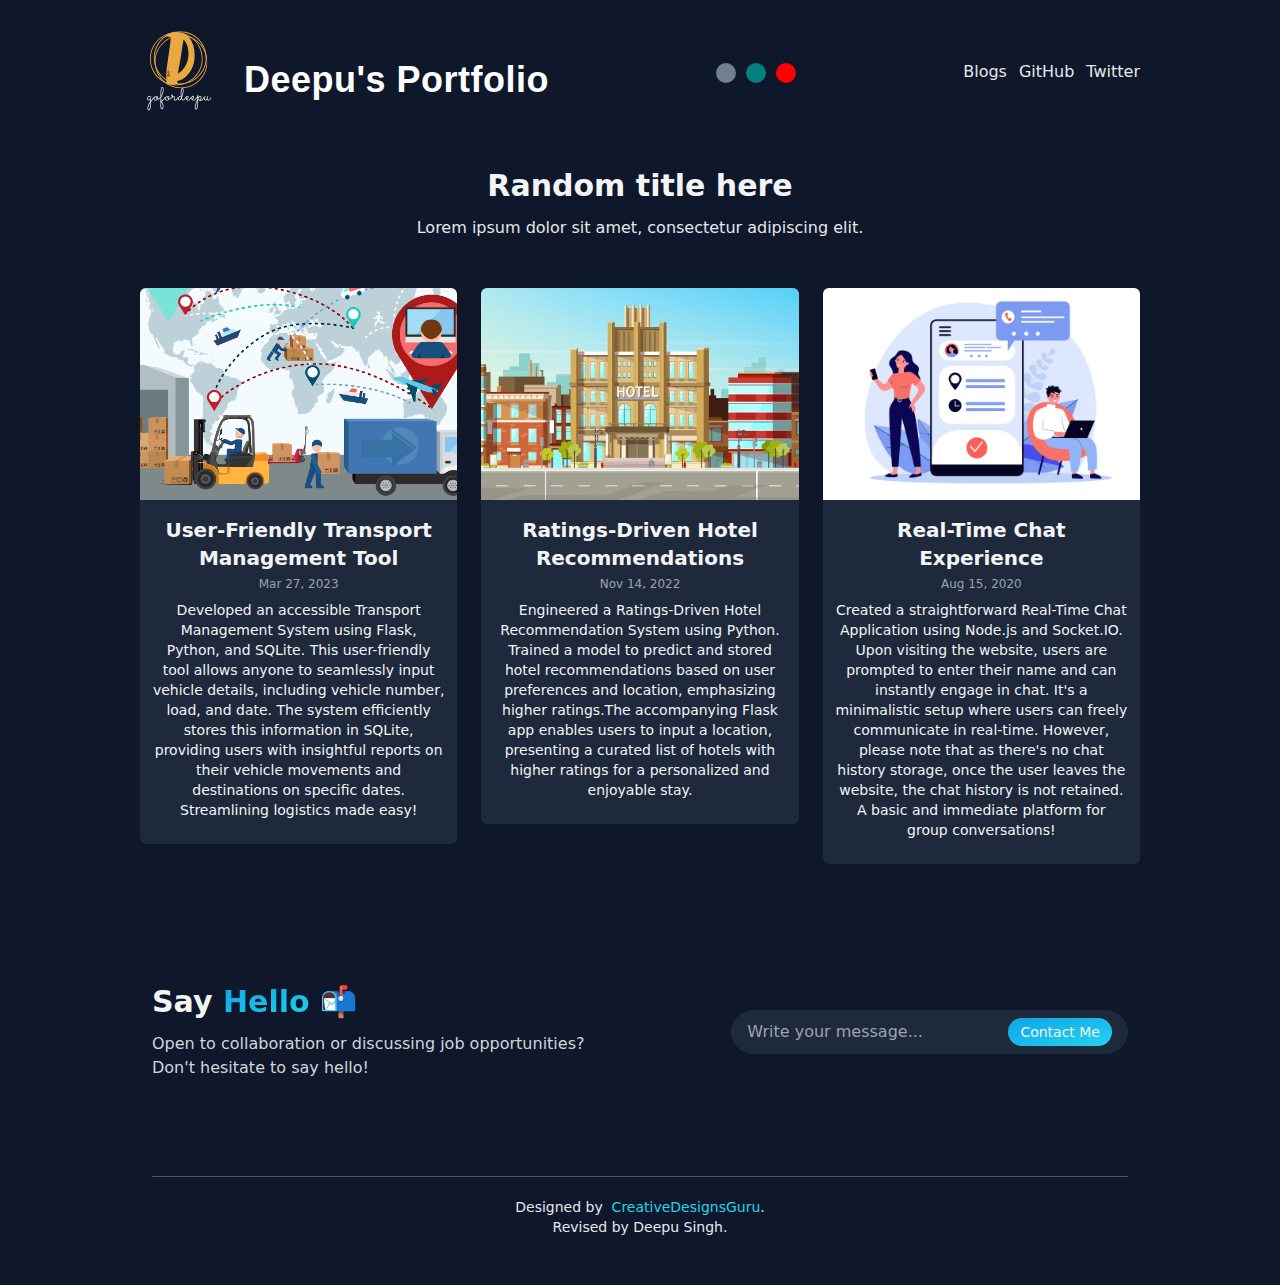
<file: posts/index.html>
<!DOCTYPE html><html lang="en"><head><meta charset="UTF-8"><meta name="viewport" content="width=device-width, initial-scale=1.0"><title>Blog page 1 - Deepu&#39;s Portfolio</title><meta name="description" content="Pagination example built with Astro styled with Tailwind CSS."><meta name="author" content="Deepu Singh"><link rel="alternate" type="application/rss+xml" href="/rss.xml"><link rel="icon" type="image/x-icon" href="/favicon.ico"><link rel="stylesheet" href="/_astro/index.b933c683.css" /></head><body class="bg-slate-900 text-gray-100"><style>astro-island,astro-slot,astro-static-slot{display:contents}</style><script>(()=>{var e=async t=>{await(await t())()};(self.Astro||(self.Astro={})).load=e;window.dispatchEvent(new Event("astro:load"));})();;(()=>{var b=Object.defineProperty;var f=(c,o,i)=>o in c?b(c,o,{enumerable:!0,configurable:!0,writable:!0,value:i}):c[o]=i;var l=(c,o,i)=>(f(c,typeof o!="symbol"?o+"":o,i),i);var p;{let c={0:t=>m(t),1:t=>i(t),2:t=>new RegExp(t),3:t=>new Date(t),4:t=>new Map(i(t)),5:t=>new Set(i(t)),6:t=>BigInt(t),7:t=>new URL(t),8:t=>new Uint8Array(t),9:t=>new Uint16Array(t),10:t=>new Uint32Array(t)},o=t=>{let[e,r]=t;return e in c?c[e](r):void 0},i=t=>t.map(o),m=t=>typeof t!="object"||t===null?t:Object.fromEntries(Object.entries(t).map(([e,r])=>[e,o(r)]));customElements.get("astro-island")||customElements.define("astro-island",(p=class extends HTMLElement{constructor(){super(...arguments);l(this,"Component");l(this,"hydrator");l(this,"hydrate",async()=>{var d;if(!this.hydrator||!this.isConnected)return;let e=(d=this.parentElement)==null?void 0:d.closest("astro-island[ssr]");if(e){e.addEventListener("astro:hydrate",this.hydrate,{once:!0});return}let r=this.querySelectorAll("astro-slot"),a={},h=this.querySelectorAll("template[data-astro-template]");for(let n of h){let s=n.closest(this.tagName);s!=null&&s.isSameNode(this)&&(a[n.getAttribute("data-astro-template")||"default"]=n.innerHTML,n.remove())}for(let n of r){let s=n.closest(this.tagName);s!=null&&s.isSameNode(this)&&(a[n.getAttribute("name")||"default"]=n.innerHTML)}let u;try{u=this.hasAttribute("props")?m(JSON.parse(this.getAttribute("props"))):{}}catch(n){let s=this.getAttribute("component-url")||"<unknown>",y=this.getAttribute("component-export");throw y&&(s+=` (export ${y})`),console.error(`[hydrate] Error parsing props for component ${s}`,this.getAttribute("props"),n),n}await this.hydrator(this)(this.Component,u,a,{client:this.getAttribute("client")}),this.removeAttribute("ssr"),this.dispatchEvent(new CustomEvent("astro:hydrate"))});l(this,"unmount",()=>{this.isConnected||this.dispatchEvent(new CustomEvent("astro:unmount"))})}disconnectedCallback(){document.removeEventListener("astro:after-swap",this.unmount),document.addEventListener("astro:after-swap",this.unmount,{once:!0})}connectedCallback(){if(!this.hasAttribute("await-children")||document.readyState==="interactive"||document.readyState==="complete")this.childrenConnectedCallback();else{let e=()=>{document.removeEventListener("DOMContentLoaded",e),r.disconnect(),this.childrenConnectedCallback()},r=new MutationObserver(()=>{var a;((a=this.lastChild)==null?void 0:a.nodeType)===Node.COMMENT_NODE&&this.lastChild.nodeValue==="astro:end"&&(this.lastChild.remove(),e())});r.observe(this,{childList:!0}),document.addEventListener("DOMContentLoaded",e)}}async childrenConnectedCallback(){let e=this.getAttribute("before-hydration-url");e&&await import(e),this.start()}start(){let e=JSON.parse(this.getAttribute("opts")),r=this.getAttribute("client");if(Astro[r]===void 0){window.addEventListener(`astro:${r}`,()=>this.start(),{once:!0});return}Astro[r](async()=>{let a=this.getAttribute("renderer-url"),[h,{default:u}]=await Promise.all([import(this.getAttribute("component-url")),a?import(a):()=>()=>{}]),d=this.getAttribute("component-export")||"default";if(!d.includes("."))this.Component=h[d];else{this.Component=h;for(let n of d.split("."))this.Component=this.Component[n]}return this.hydrator=u,this.hydrate},e,this)}attributeChangedCallback(){this.hydrate()}},l(p,"observedAttributes",["props"]),p))}})();</script><astro-island uid="Z1l6BNx" prefix="r4" component-url="/_astro/Navbar.f9d4d878.js" component-export="Navbar" renderer-url="/_astro/client.bb1cf6b8.js" props="{}" ssr="" client="load" opts="{&quot;name&quot;:&quot;Navbar&quot;,&quot;value&quot;:true}" await-children=""><div class="mx-auto max-w-screen-lg px-3 py-6"><div class="flex flex-col gap-y-3 sm:flex-row sm:items-center sm:justify-between"><a href="/" style="display:flex;align-items:center"><div class="flex items-center bg-gradient-to-br from-sky-500 to-cyan-400 bg-clip-text text-xl font-bold text-transparent"><svg xmlns="http://www.w3.org/2000/svg" class="mr-2 h-24 w-24" viewBox="0 0 18 18" version="1.1"><g transform="matrix(1,0,0,1,1.3263121672244171,11.820892643506255)"><g><path d=" M 0.6834960937500001 2.6587998046875008 Q 1.0047392578125 2.2401584472656255 1.129477294921875 1.9633425292968756 Q 1.1380209960937502 1.9445463867187507 1.1525452880859375 1.9351483154296882 Q 1.167069580078125 1.9257502441406258 1.1858657226562501 1.9257502441406258 Q 1.2149143066406252 1.9257502441406258 1.23371044921875 1.9454007568359382 Q 1.2525065917968752 1.9650512695312508 1.2525065917968752 1.9906823730468757 Q 1.2525065917968752 2.0026435546875008 1.24738037109375 2.014604736328126 Q 1.17219580078125 2.185478759765626 1.033787841796875 2.395653808593751 Q 0.8953798828125 2.605828857421876 0.6834960937500001 2.870683593750001 Q 0.6834960937500001 2.978334228515626 0.685204833984375 3.0859848632812508 Q 0.6869135742187501 3.1936354980468757 0.6869135742187501 3.321791015625001 Q 0.6869135742187501 3.449946533203126 0.6809329833984376 3.5755389404296887 Q 0.674952392578125 3.7011313476562506 0.65957373046875 3.8147625732421884 Q 0.644195068359375 3.928393798828126 0.6177095947265625 4.024937622070313 Q 0.59122412109375 4.121481445312501 0.5493599853515625 4.1923941650390635 Q 0.507495849609375 4.263306884765626 0.44854431152343754 4.303462280273438 Q 0.38959277343750004 4.343617675781251 0.30928198242187505 4.343617675781251 Q 0.19479638671875002 4.343617675781251 0.13328173828125 4.256471923828126 Q 0.07176708984375 4.169326171875001 0.07176708984375 4.0087045898437506 Q 0.07176708984375 3.923267578125001 0.0880001220703125 3.8233062744140636 Q 0.104233154296875 3.723344970703126 0.134990478515625 3.617403076171876 Q 0.165747802734375 3.511461181640626 0.2093206787109375 3.4029561767578134 Q 0.2528935546875 3.294451171875001 0.30586450195312503 3.191926757812501 Q 0.35883544921875005 3.0894023437500007 0.4212044677734375 2.9954216308593757 Q 0.483573486328125 2.901440917968751 0.5536318359375001 2.824547607421876 Q 0.555340576171875 2.7049357910156258 0.5561949462890625 2.5870327148437506 Q 0.55704931640625 2.469129638671876 0.560466796875 2.3700227050781257 Q 0.50920458984375 2.4349548339843756 0.4382918701171875 2.472547119140626 Q 0.367379150390625 2.5101394042968757 0.29732080078125 2.5101394042968757 Q 0.23751489257812503 2.5101394042968757 0.18881579589843753 2.4870714111328134 Q 0.14011669921875 2.4640034179687507 0.10594189453125001 2.422139282226563 Q 0.07176708984375 2.380275146484376 0.052970947265625005 2.3238867187500007 Q 0.034174804687500004 2.2674982910156256 0.034174804687500004 2.2008574218750008 Q 0.034174804687500004 2.0675756835937507 0.0794564208984375 1.9659056396484382 Q 0.124738037109375 1.8642355957031258 0.19479638671875002 1.7958859863281256 Q 0.264854736328125 1.7275363769531258 0.34943737792968754 1.6933615722656257 Q 0.43402001953125 1.6591867675781256 0.5126220703125001 1.6591867675781256 Q 0.5655930175781251 1.6591867675781256 0.610020263671875 1.6728566894531256 Q 0.654447509765625 1.6865266113281256 0.6860592041015625 1.7036140136718756 Q 0.7176708984375001 1.7207014160156255 0.73475830078125 1.7360800781250005 Q 0.7518457031250001 1.7514587402343755 0.753554443359375 1.7531674804687507 Q 0.7723505859375001 1.7736723632812508 0.7723505859375001 1.7993034667968757 Q 0.7723505859375001 1.8249345703125006 0.753554443359375 1.8445850830078132 Q 0.73475830078125 1.8642355957031258 0.709127197265625 1.8642355957031258 Q 0.685204833984375 1.8642355957031258 0.6629912109375 1.8454394531250007 Q 0.65615625 1.8403132324218756 0.6450494384765626 1.8309151611328132 Q 0.6339426269531251 1.8215170898437507 0.6160008544921876 1.8112646484375006 Q 0.59805908203125 1.8010122070312509 0.5732823486328126 1.7941772460937506 Q 0.548505615234375 1.7873422851562508 0.514330810546875 1.7873422851562508 Q 0.463068603515625 1.7873422851562508 0.401553955078125 1.810410278320313 Q 0.34003930664062504 1.8334782714843758 0.287068359375 1.8830317382812507 Q 0.234097412109375 1.9325852050781256 0.1982138671875 2.010332885742188 Q 0.16233032226562502 2.0880805664062505 0.16233032226562502 2.197439941406251 Q 0.16233032226562502 2.2794594726562507 0.1982138671875 2.329867309570313 Q 0.234097412109375 2.380275146484376 0.30928198242187505 2.380275146484376 Q 0.34516552734375 2.380275146484376 0.38532092285156255 2.3597702636718756 Q 0.42547631835937505 2.3392653808593757 0.463068603515625 2.2965468750000007 Q 0.5006608886718751 2.2538283691406256 0.5288551025390625 2.1888962402343757 Q 0.55704931640625 2.123964111328126 0.5690104980468751 2.0351096191406257 Q 0.572427978515625 2.011187255859376 0.59122412109375 1.9949542236328133 Q 0.610020263671875 1.9787211914062506 0.6356513671875 1.9787211914062506 Q 0.6646999511718751 1.9787211914062506 0.6809329833984376 1.9992260742187506 Q 0.697166015625 2.0197309570312507 0.697166015625 2.045362060546876 Q 0.697166015625 2.047070800781251 0.6954572753906251 2.097478637695313 Q 0.69374853515625 2.1478864746093755 0.6920397949218751 2.2316147460937508 Q 0.6903310546875 2.3153430175781256 0.6877679443359376 2.4255567626953134 Q 0.685204833984375 2.535770507812501 0.6834960937500001 2.6587998046875008 M 0.5536318359375001 3.0330139160156255 Q 0.47332104492187504 3.144082031250001 0.40838891601562505 3.2748006591796885 Q 0.34345678710937505 3.405519287109376 0.29732080078125 3.538801025390626 Q 0.251184814453125 3.6720827636718756 0.22640808105468752 3.7976751708984384 Q 0.20163134765625002 3.923267578125001 0.20163134765625002 4.022374511718751 Q 0.20163134765625002 4.085597900390626 0.21273815917968752 4.123190185546876 Q 0.223844970703125 4.160782470703126 0.2400780029296875 4.181287353515626 Q 0.25631103515625003 4.201792236328126 0.2759615478515625 4.208627197265626 Q 0.295612060546875 4.215462158203126 0.312699462890625 4.215462158203126 Q 0.36567041015625 4.215462158203126 0.40497143554687504 4.172743652343751 Q 0.44427246093750006 4.130025146484376 0.47161230468750004 4.059112426757814 Q 0.4989521484375 3.988199707031251 0.5160395507812501 3.895927734375001 Q 0.533126953125 3.8036557617187507 0.541670654296875 3.7054031982421884 Q 0.5502143554687501 3.6071506347656257 0.5536318359375001 3.509752441406251 Q 0.55704931640625 3.412354248046876 0.55704931640625 3.3303347167968758 Q 0.55704931640625 3.2568588867187507 0.55704931640625 3.1833830566406256 Q 0.55704931640625 3.109907226562501 0.5536318359375001 3.0330139160156255 M 2.052197021484375 2.303381835937501 Q 2.009478515625 2.303381835937501 1.9770124511718752 2.2965468750000007 Q 1.9513813476562503 2.347809082031251 1.9154978027343752 2.391381958007813 Q 1.8796142578125004 2.4349548339843756 1.8326239013671877 2.4674208984375006 Q 1.7856335449218752 2.499886962890626 1.7275363769531253 2.518683105468751 Q 1.6694392089843753 2.5374792480468757 1.6010895996093752 2.5374792480468757 Q 1.5207788085937501 2.5374792480468757 1.4541379394531253 2.509285034179688 Q 1.3874970703125002 2.4810908203125006 1.3379436035156251 2.4306829833984382 Q 1.2883901367187502 2.380275146484376 1.2610502929687502 2.3093624267578132 Q 1.23371044921875 2.2384497070312506 1.23371044921875 2.153012695312501 Q 1.23371044921875 2.043653320312501 1.2730114746093752 1.962488159179688 Q 1.3123125000000002 1.8813229980468757 1.3635747070312503 1.827497680664063 Q 1.4148369140625001 1.7736723632812508 1.4660991210937502 1.7471868896484382 Q 1.5173613281250002 1.7207014160156255 1.5429924316406252 1.7207014160156255 Q 1.5720410156250002 1.7207014160156255 1.5865653076171877 1.7360800781250005 Q 1.6010895996093752 1.7514587402343755 1.6010895996093752 1.7770898437500007 Q 1.6010895996093752 1.8061384277343757 1.5831478271484376 1.8206627197265632 Q 1.5652060546875002 1.8351870117187508 1.5378662109375 1.8488569335937508 Q 1.5105263671875002 1.8625268554687509 1.4797690429687502 1.887303588867188 Q 1.4490117187500002 1.9120803222656257 1.4225262451171876 1.9496726074218758 Q 1.3960407714843752 1.9872648925781258 1.3789533691406253 2.0385270996093756 Q 1.361865966796875 2.089789306640626 1.361865966796875 2.153012695312501 Q 1.361865966796875 2.2094011230468755 1.3789533691406253 2.2581002197265634 Q 1.3960407714843752 2.306799316406251 1.4285068359375002 2.341828491210938 Q 1.460972900390625 2.3768576660156255 1.5054001464843751 2.3965081787109384 Q 1.5498273925781252 2.4161586914062507 1.6045070800781251 2.4161586914062507 Q 1.7019052734375002 2.4161586914062507 1.7659830322265626 2.370877075195313 Q 1.8300607910156252 2.3255954589843757 1.8642355957031254 2.255537109375001 Q 1.7634199218750002 2.2025661621093757 1.6984877929687503 2.105167968750001 Q 1.6335556640625002 2.0077697753906256 1.6335556640625002 1.8864492187500006 Q 1.6335556640625002 1.7890510253906258 1.6805460205078127 1.7275363769531258 Q 1.7275363769531253 1.6660217285156258 1.8044296875000003 1.6660217285156258 Q 1.8505656738281253 1.6660217285156258 1.8915754394531252 1.6882353515625006 Q 1.9325852050781251 1.7104489746093758 1.9641968994140626 1.7582937011718758 Q 1.99580859375 1.8061384277343757 2.014604736328125 1.8813229980468757 Q 2.0334008789062503 1.9565075683593758 2.0334008789062503 2.060740722656251 Q 2.0334008789062503 2.1154204101562506 2.0197309570312503 2.1752263183593756 Q 2.0299833984375004 2.1769350585937506 2.04023583984375 2.1769350585937506 Q 2.0504882812500003 2.1769350585937506 2.0624494628906254 2.1769350585937506 Q 2.1205466308593754 2.1769350585937506 2.1666826171875 2.163265136718751 Q 2.2128186035156254 2.1495952148437505 2.250410888671875 2.122255371093751 Q 2.288003173828125 2.0949155273437507 2.317906127929688 2.0521970214843757 Q 2.34780908203125 2.0094785156250006 2.37514892578125 1.9530900878906257 Q 2.380275146484375 1.9428376464843757 2.3973625488281254 1.933439575195313 Q 2.4144499511718753 1.9240415039062508 2.4315373535156253 1.9240415039062508 Q 2.4537509765625005 1.9240415039062508 2.473401489257813 1.9419832763671883 Q 2.4930520019531253 1.9599250488281257 2.4930520019531253 1.9889736328125007 Q 2.4930520019531253 2.0026435546875008 2.4862170410156255 2.0188765869140632 Q 2.479382080078125 2.0351096191406257 2.472547119140625 2.0487795410156258 Q 2.4434985351562504 2.1000417480468756 2.4050518798828127 2.147032104492188 Q 2.3666052246093754 2.194022460937501 2.314488647460938 2.2290516357421883 Q 2.2623720703125003 2.2640808105468757 2.19743994140625 2.2845856933593756 Q 2.1325078125 2.305090576171876 2.052197021484375 2.303381835937501 M 1.7600024414062503 1.8727792968750006 Q 1.7600024414062503 1.9052453613281257 1.7685461425781253 1.9411289062500008 Q 1.7770898437500002 1.9770124511718756 1.7950316162109377 2.012041625976563 Q 1.812973388671875 2.047070800781251 1.8394588623046877 2.0786824951171883 Q 1.8659443359375003 2.1102941894531257 1.9018278808593752 2.1325078125000005 Q 1.9069541015625002 2.0966242675781257 1.9069541015625002 2.062449462890626 Q 1.9069541015625002 2.016313476562501 1.9001191406250002 1.9684687500000009 Q 1.8932841796875002 1.9206240234375007 1.8804686279296878 1.8804686279296883 Q 1.8676530761718753 1.8403132324218756 1.8488569335937504 1.8155364990234382 Q 1.8300607910156252 1.7907597656250007 1.8044296875000003 1.7907597656250007 Q 1.7941772460937502 1.7907597656250007 1.7770898437500002 1.8061384277343757 Q 1.7600024414062503 1.8215170898437507 1.7600024414062503 1.8727792968750006 M 2.638294921875 2.5750715332031255 Q 2.76474169921875 2.518683105468751 2.8681204833984375 2.4452072753906258 Q 2.971499267578125 2.3717314453125007 3.0526644287109375 2.2905662841796883 Q 3.1338295898437503 2.2094011230468755 3.1910723876953124 2.1248184814453133 Q 3.248315185546875 2.0402358398437506 3.282489990234375 1.9633425292968756 Q 3.29786865234375 1.9257502441406258 3.340587158203125 1.9257502441406258 Q 3.3696357421875 1.9257502441406258 3.3875775146484375 1.9454007568359382 Q 3.4055192871093753 1.9650512695312508 3.4055192871093753 1.9889736328125007 Q 3.4055192871093753 2.0026435546875008 3.40039306640625 2.014604736328126 Q 3.3628007812500003 2.0983330078125007 3.30470361328125 2.188041870117188 Q 3.2466064453125 2.2777507324218758 3.1637325439453123 2.3640421142578134 Q 3.080858642578125 2.4503334960937506 2.96979052734375 2.530644287109376 Q 2.8587224121093753 2.610955078125001 2.715188232421875 2.6775959472656257 Q 2.807460205078125 2.773285400390626 2.8758098144531252 2.890334106445313 Q 2.944159423828125 3.007382812500001 2.9894410400390625 3.1338295898437507 Q 3.03472265625 3.260276367187501 3.0577906494140628 3.3892862548828133 Q 3.080858642578125 3.5182961425781256 3.080858642578125 3.6361992187500007 Q 3.080858642578125 3.743849853515626 3.0612081298828127 3.838684936523438 Q 3.0415576171875003 3.933520019531251 3.0031109619140626 4.003578369140626 Q 2.964664306640625 4.07363671875 2.909984619140625 4.113792114257813 Q 2.855304931640625 4.153947509765626 2.78524658203125 4.153947509765626 Q 2.68272216796875 4.153947509765626 2.626333740234375 4.077908569335938 Q 2.5699453125000002 4.001869628906251 2.5434598388671876 3.867733520507813 Q 2.516974365234375 3.7335974121093756 2.5127025146484376 3.5516165771484385 Q 2.5084306640625 3.369635742187501 2.5084306640625 3.156043212890626 Q 2.5084306640625 3.050101318359376 2.5084306640625 2.9091302490234385 Q 2.5084306640625 2.7681591796875007 2.5092850341796877 2.6066832275390635 Q 2.510139404296875 2.4452072753906258 2.5109937744140627 2.268352661132813 Q 2.51184814453125 2.091498046875001 2.513556884765625 1.9137890625000007 Q 2.515265625 1.7360800781250005 2.516974365234375 1.5643516845703132 Q 2.51868310546875 1.3926232910156258 2.5221005859375 1.2388366699218756 Q 2.527226806640625 0.9449333496093757 2.54260546875 0.7142534179687505 Q 2.557984130859375 0.4835734863281256 2.592158935546875 0.32466064453125076 Q 2.626333740234375 0.1657478027343755 2.6852852783203125 0.0828739013671882 Q 2.74423681640625 4.440892098500626e-16 2.834800048828125 4.440892098500626e-16 Q 2.906567138671875 4.440892098500626e-16 2.95612060546875 0.04015539550781311 Q 3.005674072265625 0.08031079101562577 3.036431396484375 0.14780603027343808 Q 3.067188720703125 0.2153012695312504 3.080858642578125 0.3058645019531254 Q 3.094528564453125 0.39642773437500045 3.094528564453125 0.4955346679687507 Q 3.094528564453125 0.7040009765625006 3.0586450195312502 0.8987973632812507 Q 3.022761474609375 1.0935937500000006 2.961246826171875 1.2764289550781256 Q 2.899732177734375 1.4592641601562506 2.8168582763671877 1.6335556640625006 Q 2.733984375 1.8078471679687507 2.640003662109375 1.9770124511718756 Q 2.640003662109375 2.047070800781251 2.640003662109375 2.128235961914063 Q 2.640003662109375 2.2094011230468755 2.640003662109375 2.2905662841796883 Q 2.640003662109375 2.3717314453125007 2.6391492919921875 2.4460616455078132 Q 2.638294921875 2.520391845703126 2.638294921875 2.5750715332031255 M 2.643421142578125 1.7138664550781257 Q 2.7134794921875 1.5822934570312506 2.7724310302734376 1.436196166992188 Q 2.831382568359375 1.2900988769531256 2.87410107421875 1.1346035156250007 Q 2.916819580078125 0.9791081542968756 2.940741943359375 0.8167778320312507 Q 2.964664306640625 0.6544475097656257 2.964664306640625 0.4904084472656254 Q 2.964664306640625 0.40838891601562555 2.9569749755859376 0.3417480468750007 Q 2.9492856445312503 0.27510717773437543 2.9330526123046874 0.22811682128906297 Q 2.916819580078125 0.1811264648437505 2.8920428466796877 0.15464099121093788 Q 2.86726611328125 0.1281555175781257 2.834800048828125 0.1281555175781257 Q 2.800625244140625 0.1281555175781257 2.774994140625 0.1691652832031254 Q 2.749363037109375 0.21017504882812554 2.73056689453125 0.2785246582031258 Q 2.711770751953125 0.34687426757812556 2.6989552001953125 0.43572875976562564 Q 2.6861396484375 0.5245832519531255 2.677595947265625 0.6211270751953131 Q 2.66905224609375 0.7176708984375006 2.663926025390625 0.8142147216796882 Q 2.6587998046875 0.9107585449218756 2.6562366943359375 0.9953411865234381 Q 2.653673583984375 1.0799238281250005 2.6528192138671876 1.1448559570312506 Q 2.65196484375 1.2097880859375008 2.65196484375 1.2422541503906257 Q 2.650256103515625 1.3106037597656257 2.6494017333984377 1.3635747070312507 Q 2.64854736328125 1.4165456542968757 2.6468386230468752 1.4678078613281256 Q 2.6451298828125003 1.5190700683593756 2.6442755126953124 1.5771672363281257 Q 2.643421142578125 1.6352644042968758 2.643421142578125 1.7138664550781257 M 2.638294921875 2.7852465820312506 Q 2.638294921875 2.8928972167968756 2.6374405517578126 2.986023559570313 Q 2.636586181640625 3.079149902343751 2.636586181640625 3.156043212890626 Q 2.636586181640625 3.3149560546875008 2.638294921875 3.4704514160156257 Q 2.640003662109375 3.625946777343751 2.6545279541015625 3.749830444335938 Q 2.66905224609375 3.873714111328126 2.6989552001953125 3.9497530517578134 Q 2.728858154296875 4.025791992187501 2.78524658203125 4.025791992187501 Q 2.8365087890625 4.025791992187501 2.868974853515625 3.979656005859376 Q 2.90144091796875 3.933520019531251 2.9193826904296873 3.870296630859376 Q 2.937324462890625 3.807073242187501 2.944159423828125 3.7412867431640633 Q 2.9509943847656253 3.675500244140626 2.9509943847656253 3.634490478515626 Q 2.9509943847656253 3.530257324218751 2.9313438720703124 3.415771728515626 Q 2.911693359375 3.3012861328125007 2.8715379638671874 3.1893636474609384 Q 2.831382568359375 3.077441162109376 2.773285400390625 2.973208007812501 Q 2.715188232421875 2.868974853515626 2.638294921875 2.7852465820312506 M 4.205209716796875 2.303381835937501 Q 4.1624912109375005 2.303381835937501 4.130025146484375 2.2965468750000007 Q 4.10439404296875 2.347809082031251 4.068510498046875 2.391381958007813 Q 4.032626953125 2.4349548339843756 3.9856365966796874 2.4674208984375006 Q 3.938646240234375 2.499886962890626 3.8805490722656253 2.518683105468751 Q 3.822451904296875 2.5374792480468757 3.754102294921875 2.5374792480468757 Q 3.67379150390625 2.5374792480468757 3.6071506347656253 2.509285034179688 Q 3.540509765625 2.4810908203125006 3.490956298828125 2.4306829833984382 Q 3.44140283203125 2.380275146484376 3.41406298828125 2.3093624267578132 Q 3.38672314453125 2.2384497070312506 3.38672314453125 2.153012695312501 Q 3.38672314453125 2.043653320312501 3.426024169921875 1.962488159179688 Q 3.4653251953125 1.8813229980468757 3.5165874023437502 1.827497680664063 Q 3.567849609375 1.7736723632812508 3.6191118164062503 1.7471868896484382 Q 3.6703740234375 1.7207014160156255 3.6960051269531253 1.7207014160156255 Q 3.7250537109375 1.7207014160156255 3.7395780029296875 1.7360800781250005 Q 3.754102294921875 1.7514587402343755 3.754102294921875 1.7770898437500007 Q 3.754102294921875 1.8061384277343757 3.7361605224609375 1.8206627197265632 Q 3.71821875 1.8351870117187508 3.69087890625 1.8488569335937508 Q 3.6635390625 1.8625268554687509 3.63278173828125 1.887303588867188 Q 3.6020244140625 1.9120803222656257 3.575538940429688 1.9496726074218758 Q 3.549053466796875 1.9872648925781258 3.531966064453125 2.0385270996093756 Q 3.5148786621093753 2.089789306640626 3.5148786621093753 2.153012695312501 Q 3.5148786621093753 2.2094011230468755 3.531966064453125 2.2581002197265634 Q 3.549053466796875 2.306799316406251 3.58151953125 2.341828491210938 Q 3.613985595703125 2.3768576660156255 3.658412841796875 2.3965081787109384 Q 3.702840087890625 2.4161586914062507 3.7575197753906253 2.4161586914062507 Q 3.85491796875 2.4161586914062507 3.9189957275390626 2.370877075195313 Q 3.9830734863281254 2.3255954589843757 4.017248291015625 2.255537109375001 Q 3.9164326171875 2.2025661621093757 3.8515004882812502 2.105167968750001 Q 3.786568359375 2.0077697753906256 3.786568359375 1.8864492187500006 Q 3.786568359375 1.7890510253906258 3.833558715820313 1.7275363769531258 Q 3.8805490722656253 1.6660217285156258 3.9574423828125003 1.6660217285156258 Q 4.003578369140625 1.6660217285156258 4.044588134765625 1.6882353515625006 Q 4.085597900390625 1.7104489746093758 4.117209594726563 1.7582937011718758 Q 4.1488212890625 1.8061384277343757 4.167617431640625 1.8813229980468757 Q 4.18641357421875 1.9565075683593758 4.18641357421875 2.060740722656251 Q 4.18641357421875 2.1154204101562506 4.17274365234375 2.1752263183593756 Q 4.18299609375 2.1769350585937506 4.1932485351562505 2.1769350585937506 Q 4.2035009765625 2.1769350585937506 4.215462158203125 2.1769350585937506 Q 4.273559326171875 2.1769350585937506 4.3196953125 2.163265136718751 Q 4.365831298828125 2.1495952148437505 4.403423583984376 2.122255371093751 Q 4.441015869140625 2.0949155273437507 4.4709188232421875 2.0521970214843757 Q 4.50082177734375 2.0094785156250006 4.5281616210937505 1.9530900878906257 Q 4.533287841796875 1.9428376464843757 4.550375244140625 1.933439575195313 Q 4.567462646484375 1.9240415039062508 4.584550048828126 1.9240415039062508 Q 4.606763671875 1.9240415039062508 4.626414184570312 1.9419832763671883 Q 4.646064697265626 1.9599250488281257 4.646064697265626 1.9889736328125007 Q 4.646064697265626 2.0026435546875008 4.639229736328125 2.0188765869140632 Q 4.632394775390625 2.0351096191406257 4.625559814453125 2.0487795410156258 Q 4.59651123046875 2.1000417480468756 4.558064575195313 2.147032104492188 Q 4.519617919921875 2.194022460937501 4.467501342773438 2.2290516357421883 Q 4.415384765625 2.2640808105468757 4.35045263671875 2.2845856933593756 Q 4.2855205078125005 2.305090576171876 4.205209716796875 2.303381835937501 M 3.9130151367187502 1.8727792968750006 Q 3.9130151367187502 1.9052453613281257 3.9215588378906254 1.9411289062500008 Q 3.9301025390625 1.9770124511718756 3.9480443115234376 2.012041625976563 Q 3.965986083984375 2.047070800781251 3.9924715576171876 2.0786824951171883 Q 4.01895703125 2.1102941894531257 4.054840576171875 2.1325078125000005 Q 4.059966796875 2.0966242675781257 4.059966796875 2.062449462890626 Q 4.059966796875 2.016313476562501 4.0531318359375 1.9684687500000009 Q 4.046296875 1.9206240234375007 4.033481323242188 1.8804686279296883 Q 4.020665771484375 1.8403132324218756 4.00186962890625 1.8155364990234382 Q 3.9830734863281254 1.7907597656250007 3.9574423828125003 1.7907597656250007 Q 3.94718994140625 1.7907597656250007 3.9301025390625 1.8061384277343757 Q 3.9130151367187502 1.8215170898437507 3.9130151367187502 1.8727792968750006 M 4.837443603515625 1.7890510253906258 Q 4.830608642578126 1.8351870117187508 4.820356201171875 1.8753424072265632 Q 4.810103759765625 1.9154978027343756 4.800705688476563 1.9454007568359382 Q 4.791307617187501 1.9753037109375007 4.78447265625 1.9940998535156258 Q 4.7776376953125 2.012895996093751 4.775928955078125 2.014604736328126 Q 4.758841552734375 2.0539057617187506 4.716123046875 2.0539057617187506 Q 4.69220068359375 2.0539057617187506 4.671695800781251 2.035963989257813 Q 4.6511909179687505 2.0180222167968758 4.6511909179687505 1.9906823730468757 Q 4.6511909179687505 1.9804299316406258 4.6546083984375 1.9753037109375007 Q 4.65802587890625 1.9701774902343758 4.66486083984375 1.9547988281250008 Q 4.671695800781251 1.9394201660156258 4.6819482421875005 1.9035366210937505 Q 4.69220068359375 1.8676530761718757 4.707579345703126 1.7924685058593757 Q 4.678530761718751 1.7924685058593757 4.647773437500001 1.7907597656250007 Q 4.617016113281251 1.7890510253906258 4.5905306396484375 1.7787985839843756 Q 4.564045166015625 1.7685461425781257 4.546957763671875 1.7463325195312507 Q 4.5298703613281255 1.7241188964843757 4.5298703613281255 1.6848178710937507 Q 4.5298703613281255 1.6557692871093757 4.546103393554688 1.6062158203125008 Q 4.56233642578125 1.5566623535156257 4.5896762695312505 1.5088176269531257 Q 4.617016113281251 1.4609729003906258 4.6511909179687505 1.4259437255859382 Q 4.68536572265625 1.3909145507812506 4.71954052734375 1.3909145507812506 Q 4.758841552734375 1.3909145507812506 4.783618286132813 1.4199631347656256 Q 4.80839501953125 1.4490117187500007 4.822064941406251 1.490875854492188 Q 4.8357348632812505 1.5327399902343757 4.841715454101563 1.5788759765625007 Q 4.847696044921875 1.6250119628906257 4.847696044921875 1.6591867675781256 Q 4.87674462890625 1.6591867675781256 4.904938842773438 1.658332397460938 Q 4.933133056640625 1.6574780273437506 4.95876416015625 1.6574780273437506 Q 5.056162353515625 1.6574780273437506 5.1074245605468755 1.7001965332031257 Q 5.158686767578126 1.7429150390625008 5.158686767578126 1.8403132324218756 Q 5.158686767578126 1.8796142578125008 5.153560546875 1.9223327636718757 Q 5.148434326171875 1.9650512695312508 5.141599365234375 2.010332885742188 Q 5.134764404296876 2.0556145019531256 5.129638183593751 2.1000417480468756 Q 5.124511962890626 2.1444689941406256 5.124511962890626 2.1871875000000007 Q 5.124511962890626 2.2487021484375007 5.141599365234375 2.2888575439453134 Q 5.158686767578126 2.3290129394531256 5.18431787109375 2.352935302734376 Q 5.209948974609375 2.3768576660156255 5.23899755859375 2.386255737304688 Q 5.268046142578125 2.395653808593751 5.2919685058593755 2.395653808593751 Q 5.3654443359375 2.395653808593751 5.43037646484375 2.347809082031251 Q 5.495308593750001 2.2999643554687506 5.54998828125 2.2324691162109382 Q 5.60466796875 2.164973876953126 5.648240844726563 2.089789306640626 Q 5.691813720703125 2.014604736328126 5.7208623046875005 1.9582163085937507 Q 5.729406005859375 1.9428376464843757 5.744784667968751 1.9342939453125008 Q 5.760163330078125 1.9257502441406258 5.777250732421876 1.9257502441406258 Q 5.808008056640626 1.9257502441406258 5.825095458984375 1.9454007568359382 Q 5.8421828613281255 1.9650512695312508 5.8421828613281255 1.9889736328125007 Q 5.8421828613281255 2.0060610351562507 5.835347900390626 2.0197309570312507 Q 5.796046875 2.089789306640626 5.743930297851563 2.177789428710938 Q 5.691813720703125 2.2657895507812507 5.625172851562501 2.3426828613281256 Q 5.558531982421876 2.4195761718750006 5.4756580810546875 2.472547119140626 Q 5.3927841796875 2.5255180664062507 5.2936772460937505 2.5255180664062507 Q 5.2321625976562505 2.5255180664062507 5.17748291015625 2.5024500732421884 Q 5.12280322265625 2.4793820800781257 5.082647827148438 2.435809204101563 Q 5.042492431640626 2.3922363281250005 5.0185700683593755 2.328158569335938 Q 4.994647705078125 2.2640808105468757 4.994647705078125 2.183770019531251 Q 4.994647705078125 2.0983330078125007 5.011735107421876 2.0137503662109384 Q 5.028822509765625 1.9291677246093757 5.028822509765625 1.8522744140625007 Q 5.028822509765625 1.8198083496093758 5.014298217773438 1.8035753173828133 Q 4.99977392578125 1.7873422851562508 4.950220458984376 1.7873422851562508 Q 4.9262980957031255 1.7873422851562508 4.898103881835938 1.7873422851562508 Q 4.86990966796875 1.7873422851562508 4.837443603515625 1.7890510253906258 M 4.7229580078125 1.6626042480468757 Q 4.7229580078125 1.6506430664062508 4.722103637695313 1.6309925537109382 Q 4.721249267578125 1.6113420410156256 4.718686157226563 1.5925458984375007 Q 4.716123046875 1.5737497558593758 4.711851196289063 1.5600798339843758 Q 4.707579345703126 1.5464099121093757 4.702453125000001 1.5464099121093757 Q 4.697326904296875 1.5464099121093757 4.689637573242188 1.5592254638671883 Q 4.6819482421875005 1.5720410156250006 4.673404541015626 1.5899827880859383 Q 4.66486083984375 1.6079245605468757 4.65802587890625 1.6284294433593756 Q 4.6511909179687505 1.6489343261718759 4.647773437500001 1.6626042480468757 L 4.7229580078125 1.6626042480468757 M 6.51713525390625 1.9940998535156258 Q 6.600863525390626 2.3888188476562506 6.7597763671875 2.3888188476562506 Q 6.821291015625 2.3888188476562506 6.8776794433593755 2.343537231445313 Q 6.934067871093751 2.2982556152343756 6.982766967773438 2.2324691162109382 Q 7.0314660644531255 2.166682617187501 7.069058349609375 2.093206787109376 Q 7.106650634765625 2.0197309570312507 7.130572998046875 1.9650512695312508 Q 7.147660400390626 1.9240415039062508 7.19037890625 1.9240415039062508 Q 7.21771875 1.9240415039062508 7.236514892578125 1.9445463867187507 Q 7.25531103515625 1.9650512695312508 7.25531103515625 1.9889736328125007 Q 7.25531103515625 2.0026435546875008 7.250184814453125 2.012895996093751 Q 7.238223632812501 2.041944580078126 7.2151556396484375 2.0906436767578134 Q 7.192087646484375 2.139342773437501 7.158767211914062 2.194876831054688 Q 7.12544677734375 2.2504108886718757 7.08443701171875 2.3085080566406257 Q 7.04342724609375 2.366605224609376 6.993873779296875 2.412741210937501 Q 6.9443203125 2.458877197265626 6.888786254882813 2.4887801513671883 Q 6.833252197265625 2.518683105468751 6.771737548828125 2.518683105468751 Q 6.657251953125 2.518683105468751 6.5752324218750005 2.4392266845703134 Q 6.493212890625 2.3597702636718756 6.433406982421875 2.1769350585937506 Q 6.351387451171876 2.351226562500001 6.2676591796875005 2.4298286132812508 Q 6.183930908203125 2.5084306640625007 6.0865327148437505 2.5084306640625007 Q 6.0352705078125 2.5084306640625007 5.98742578125 2.4921976318359382 Q 5.9395810546875 2.4759645996093758 5.9036975097656255 2.438372314453126 Q 5.867813964843751 2.4007800292968757 5.845600341796875 2.341828491210938 Q 5.82338671875 2.2828769531250006 5.82338671875 2.197439941406251 Q 5.82338671875 2.0795368652343758 5.864396484375 1.9804299316406258 Q 5.90540625 1.8813229980468757 5.97033837890625 1.810410278320313 Q 6.0352705078125 1.7394975585937507 6.114726928710938 1.7001965332031257 Q 6.194183349609375 1.6608955078125007 6.272785400390625 1.6608955078125007 Q 6.2984165039062505 1.6608955078125007 6.317212646484375 1.6788372802734381 Q 6.3360087890625 1.6967790527343758 6.3360087890625 1.7241188964843757 Q 6.3360087890625 1.7480412597656256 6.320630126953125 1.7668374023437508 Q 6.30525146484375 1.7856335449218756 6.279620361328125 1.7890510253906258 Q 6.228358154296875 1.7958859863281256 6.170260986328126 1.8215170898437507 Q 6.112163818359376 1.8471481933593759 6.063464721679688 1.8958472900390633 Q 6.014765625 1.9445463867187507 5.983153930664063 2.0197309570312507 Q 5.951542236328125 2.0949155273437507 5.951542236328125 2.199148681640626 Q 5.951542236328125 2.2845856933593756 5.986571411132813 2.332430419921876 Q 6.021600585937501 2.380275146484376 6.088241455078125 2.380275146484376 Q 6.1155812988281255 2.380275146484376 6.1463386230468755 2.3657508544921884 Q 6.1770959472656255 2.351226562500001 6.212125122070312 2.3085080566406257 Q 6.247154296875 2.2657895507812507 6.289018432617188 2.1871875000000007 Q 6.3308825683593755 2.108585449218751 6.382144775390625 1.9804299316406258 Q 6.35309619140625 1.8300607910156257 6.3291738281250005 1.6335556640625006 Q 6.30525146484375 1.4370505371093756 6.30525146484375 1.1944094238281258 Q 6.30525146484375 1.0884675292968757 6.31208642578125 0.973127563476563 Q 6.31892138671875 0.8577875976562506 6.334300048828125 0.7475738525390632 Q 6.3496787109375 0.6373601074218755 6.375309814453125 0.5382531738281255 Q 6.40094091796875 0.43914624023437554 6.437678833007813 0.3639616699218755 Q 6.474416748046876 0.2887770996093755 6.52397021484375 0.2452042236328129 Q 6.5735236816406255 0.2016313476562508 6.6367470703125 0.2016313476562508 Q 6.693135498046876 0.2016313476562508 6.7324365234375 0.23238867187500079 Q 6.771737548828125 0.2631459960937508 6.796514282226562 0.3178256835937505 Q 6.821291015625 0.3725053710937507 6.833252197265625 0.4493986816406257 Q 6.845213378906251 0.5262919921875007 6.845213378906251 0.6185639648437506 Q 6.845213378906251 0.8167778320312507 6.811038574218751 1.0149916992187507 Q 6.77686376953125 1.2132055664062507 6.7264559326171875 1.3943320312500007 Q 6.676048095703125 1.5754584960937508 6.61965966796875 1.7292451171875007 Q 6.563271240234375 1.8830317382812507 6.51713525390625 1.9940998535156258 M 6.717057861328126 0.6168552246093757 Q 6.717057861328126 0.5741367187500006 6.714494750976563 0.5245832519531255 Q 6.711931640625 0.4750297851562504 6.702533569335937 0.43145690917968826 Q 6.693135498046876 0.3878840332031257 6.6777568359375 0.35883544921875066 Q 6.662378173828126 0.3297868652343756 6.6367470703125 0.3297868652343756 Q 6.594028564453126 0.3297868652343756 6.557290649414063 0.40497143554687565 Q 6.520552734375 0.4801560058593757 6.493212890625 0.6023309326171882 Q 6.465873046875 0.7245058593750007 6.449640014648438 0.8791468505859381 Q 6.433406982421875 1.0337878417968756 6.433406982421875 1.1909919433593756 Q 6.433406982421875 1.3413610839843757 6.445368164062501 1.4917302246093755 Q 6.457329345703125 1.6420993652343756 6.4727080078125 1.7600024414062507 Q 6.522261474609375 1.6284294433593756 6.566688720703125 1.4891671142578131 Q 6.611115966796875 1.3499047851562507 6.644436401367188 1.2046618652343757 Q 6.6777568359375 1.0594189453125007 6.6974073486328125 0.911612915039063 Q 6.717057861328126 0.7638068847656256 6.717057861328126 0.6168552246093757 M 7.472321044921876 2.303381835937501 Q 7.508204589843751 2.352935302734376 7.564593017578126 2.3828382568359383 Q 7.620981445312501 2.412741210937501 7.703000976562501 2.412741210937501 Q 7.786729248046876 2.412741210937501 7.855078857421876 2.372585815429688 Q 7.923428466796876 2.332430419921876 7.97981689453125 2.2674982910156256 Q 8.036205322265626 2.2025661621093757 8.080632568359375 2.122255371093751 Q 8.125059814453126 2.041944580078126 8.160943359375 1.9616337890625006 Q 8.169487060546876 1.9428376464843757 8.184865722656252 1.933439575195313 Q 8.200244384765625 1.9240415039062508 8.21904052734375 1.9240415039062508 Q 8.248089111328126 1.9240415039062508 8.266030883789064 1.9445463867187507 Q 8.28397265625 1.9650512695312508 8.28397265625 1.9889736328125007 Q 8.28397265625 1.9975173339843757 8.282263916015626 2.0034979248046882 Q 8.28055517578125 2.0094785156250006 8.2771376953125 2.016313476562501 Q 8.159234619140626 2.276041992187501 8.019972290039064 2.407614990234376 Q 7.880709960937501 2.5391879882812507 7.704709716796875 2.5426054687500006 Q 7.591932861328126 2.5426054687500006 7.509913330078126 2.4990325927734385 Q 7.4278937988281255 2.455459716796876 7.374922851562501 2.386255737304688 Q 7.321951904296876 2.317051757812501 7.296320800781251 2.229906005859376 Q 7.270689697265626 2.1427602539062507 7.270689697265626 2.0556145019531256 Q 7.270689697265626 1.9684687500000009 7.292048950195313 1.8949929199218758 Q 7.313408203125001 1.8215170898437507 7.353563598632813 1.7668374023437508 Q 7.393718994140626 1.7121577148437508 7.449253051757814 1.6814003906250008 Q 7.504787109375001 1.6506430664062508 7.571427978515626 1.6506430664062508 Q 7.6107290039062505 1.6506430664062508 7.649175659179688 1.6668760986328133 Q 7.687622314453126 1.6831091308593757 7.718379638671876 1.7130120849609383 Q 7.749136962890626 1.7429150390625008 7.767933105468751 1.7856335449218756 Q 7.786729248046876 1.8283520507812507 7.786729248046876 1.8830317382812507 Q 7.786729248046876 1.9530900878906257 7.7628068847656255 2.014604736328126 Q 7.738884521484376 2.076119384765626 7.697020385742189 2.1290903320312506 Q 7.655156250000001 2.182061279296876 7.597059082031251 2.226488525390626 Q 7.538961914062501 2.2709157714843755 7.472321044921876 2.303381835937501 M 7.421058837890626 2.1923137207031256 Q 7.474029785156251 2.170100097656251 7.5176026611328135 2.135925292968751 Q 7.561175537109376 2.1017504882812506 7.591932861328126 2.060740722656251 Q 7.622690185546876 2.0197309570312507 7.6397775878906256 1.9744493408203132 Q 7.656864990234376 1.9291677246093757 7.656864990234376 1.8830317382812507 Q 7.656864990234376 1.8317695312500009 7.631233886718751 1.8052840576171882 Q 7.605602783203126 1.7787985839843756 7.571427978515626 1.7787985839843756 Q 7.525291992187501 1.7787985839843756 7.492825927734376 1.8044296875000008 Q 7.460359863281251 1.8300607910156257 7.439854980468751 1.8710705566406256 Q 7.419350097656251 1.9120803222656257 7.409952026367188 1.962488159179688 Q 7.400553955078125 2.012895996093751 7.400553955078125 2.062449462890626 Q 7.400553955078125 2.093206787109376 7.406534545898438 2.1273815917968757 Q 7.412515136718751 2.1615563964843756 7.421058837890626 2.1923137207031256 M 8.500982666015625 2.303381835937501 Q 8.536866210937502 2.352935302734376 8.593254638671876 2.3828382568359383 Q 8.64964306640625 2.412741210937501 8.731662597656252 2.412741210937501 Q 8.815390869140627 2.412741210937501 8.883740478515627 2.372585815429688 Q 8.952090087890626 2.332430419921876 9.008478515625 2.2674982910156256 Q 9.064866943359377 2.2025661621093757 9.109294189453125 2.122255371093751 Q 9.153721435546876 2.041944580078126 9.18960498046875 1.9616337890625006 Q 9.198148681640626 1.9428376464843757 9.213527343750002 1.933439575195313 Q 9.228906005859375 1.9240415039062508 9.2477021484375 1.9240415039062508 Q 9.276750732421876 1.9240415039062508 9.294692504882814 1.9445463867187507 Q 9.31263427734375 1.9650512695312508 9.31263427734375 1.9889736328125007 Q 9.31263427734375 1.9975173339843757 9.310925537109377 2.0034979248046882 Q 9.309216796875 2.0094785156250006 9.305799316406251 2.016313476562501 Q 9.187896240234377 2.276041992187501 9.048633911132814 2.407614990234376 Q 8.909371582031252 2.5391879882812507 8.733371337890626 2.5426054687500006 Q 8.620594482421875 2.5426054687500006 8.538574951171876 2.4990325927734385 Q 8.456555419921877 2.455459716796876 8.40358447265625 2.386255737304688 Q 8.350613525390626 2.317051757812501 8.324982421875001 2.229906005859376 Q 8.299351318359376 2.1427602539062507 8.299351318359376 2.0556145019531256 Q 8.299351318359376 1.9684687500000009 8.320710571289064 1.8949929199218758 Q 8.34206982421875 1.8215170898437507 8.382225219726564 1.7668374023437508 Q 8.422380615234376 1.7121577148437508 8.477914672851563 1.6814003906250008 Q 8.53344873046875 1.6506430664062508 8.600089599609376 1.6506430664062508 Q 8.639390625 1.6506430664062508 8.677837280273438 1.6668760986328133 Q 8.716283935546876 1.6831091308593757 8.747041259765627 1.7130120849609383 Q 8.777798583984376 1.7429150390625008 8.796594726562502 1.7856335449218756 Q 8.815390869140627 1.8283520507812507 8.815390869140627 1.8830317382812507 Q 8.815390869140627 1.9530900878906257 8.791468505859376 2.014604736328126 Q 8.767546142578126 2.076119384765626 8.725682006835939 2.1290903320312506 Q 8.683817871093751 2.182061279296876 8.625720703125001 2.226488525390626 Q 8.567623535156251 2.2709157714843755 8.500982666015625 2.303381835937501 M 8.449720458984377 2.1923137207031256 Q 8.502691406250001 2.170100097656251 8.546264282226563 2.135925292968751 Q 8.589837158203126 2.1017504882812506 8.620594482421875 2.060740722656251 Q 8.651351806640626 2.0197309570312507 8.668439208984376 1.9744493408203132 Q 8.685526611328125 1.9291677246093757 8.685526611328125 1.8830317382812507 Q 8.685526611328125 1.8317695312500009 8.659895507812502 1.8052840576171882 Q 8.634264404296877 1.7787985839843756 8.600089599609376 1.7787985839843756 Q 8.553953613281251 1.7787985839843756 8.521487548828127 1.8044296875000008 Q 8.489021484375002 1.8300607910156257 8.4685166015625 1.8710705566406256 Q 8.448011718750001 1.9120803222656257 8.438613647460938 1.962488159179688 Q 8.429215576171876 2.012895996093751 8.429215576171876 2.062449462890626 Q 8.429215576171876 2.093206787109376 8.435196166992188 2.1273815917968757 Q 8.441176757812501 2.1615563964843756 8.449720458984377 2.1923137207031256 M 10.201179199218751 2.014604736328126 Q 10.201179199218751 2.1718088378906257 10.144790771484377 2.2828769531250006 Q 10.088402343750001 2.393945068359376 10.006382812500002 2.4520422363281256 L 10.013217773437502 2.4520422363281256 Q 10.114033447265626 2.4520422363281256 10.196907348632815 2.406760620117188 Q 10.279781250000001 2.3614790039062505 10.346422119140627 2.2905662841796883 Q 10.41306298828125 2.2196535644531257 10.466033935546877 2.1325078125000005 Q 10.519004882812501 2.045362060546876 10.560014648437502 1.9633425292968756 Q 10.568558349609376 1.9445463867187507 10.584791381835938 1.9342939453125008 Q 10.6010244140625 1.9240415039062508 10.619820556640626 1.9240415039062508 Q 10.648869140625001 1.9240415039062508 10.665956542968752 1.9445463867187507 Q 10.683043945312502 1.9650512695312508 10.683043945312502 1.9889736328125007 Q 10.683043945312502 2.0026435546875008 10.677917724609376 2.014604736328126 Q 10.633490478515627 2.1137116699218756 10.571975830078127 2.2136729736328133 Q 10.510461181640625 2.3136342773437506 10.428441650390626 2.393945068359376 Q 10.346422119140627 2.474255859375001 10.243897705078126 2.524663696289063 Q 10.141373291015626 2.5750715332031255 10.016635253906252 2.5750715332031255 Q 9.926072021484377 2.5750715332031255 9.840635009765627 2.5468773193359384 Q 9.755197998046876 2.518683105468751 9.690265869140626 2.458877197265626 Q 9.666343505859377 2.440081054687501 9.649256103515626 2.418721801757813 Q 9.632168701171876 2.397362548828126 9.621916259765626 2.378566406250001 Q 9.618498779296877 2.3751489257812506 9.618498779296877 2.3717314453125007 Q 9.608246337890627 2.3563527832031257 9.608246337890627 2.3392653808593757 Q 9.608246337890627 2.317051757812501 9.623625 2.2982556152343756 Q 9.625333740234376 2.2948381347656257 9.627042480468752 2.2939837646484382 Q 9.628751220703126 2.2931293945312508 9.630459960937502 2.291420654296876 Q 9.647547363281252 2.276041992187501 9.668052246093751 2.274333251953126 L 9.673178466796877 2.274333251953126 Q 9.68172216796875 2.274333251953126 9.685139648437502 2.276041992187501 Q 9.686848388671876 2.276041992187501 9.687702758789063 2.2768963623046883 Q 9.688557128906252 2.2777507324218758 9.690265869140626 2.2777507324218758 Q 9.695392089843752 2.2777507324218758 9.702227050781252 2.2811682128906257 Q 9.703935791015626 2.2828769531250006 9.705644531250002 2.2828769531250006 Q 9.721023193359377 2.2931293945312508 9.731275634765627 2.3085080566406257 Q 9.74323681640625 2.3290129394531256 9.758615478515626 2.3461003417968755 Q 9.772285400390626 2.3597702636718756 9.791081542968751 2.370877075195313 Q 9.809877685546876 2.381983886718751 9.833800048828126 2.381983886718751 Q 9.876518554687502 2.381983886718751 9.919237060546877 2.3563527832031257 Q 9.961955566406251 2.3307216796875005 9.996130371093752 2.2828769531250006 Q 10.030305175781251 2.2350322265625007 10.05166442871094 2.166682617187501 Q 10.073023681640626 2.0983330078125007 10.073023681640626 2.014604736328126 Q 10.073023681640626 1.9530900878906257 10.060208129882813 1.9095172119140633 Q 10.047392578125 1.8659443359375008 10.027742065429688 1.8386044921875007 Q 10.008091552734376 1.8112646484375006 9.9858779296875 1.7984490966796882 Q 9.963664306640627 1.7856335449218756 9.943159423828126 1.7856335449218756 Q 9.897023437500001 1.7856335449218756 9.850033081054688 1.8334782714843758 Q 9.803042724609377 1.8813229980468757 9.756906738281252 1.9547988281250008 Q 9.710770751953126 2.028274658203126 9.665489135742188 2.1171291503906255 Q 9.62020751953125 2.2059836425781256 9.574071533203126 2.289711914062501 Q 9.570654052734376 2.566527832031251 9.564673461914063 2.8177126464843756 Q 9.55869287109375 3.068897460937501 9.544168579101564 3.2841987304687508 Q 9.529644287109376 3.499500000000001 9.504013183593752 3.6737915039062505 Q 9.478382080078127 3.848083007812501 9.433954833984377 3.9719666748046887 Q 9.389527587890626 4.095850341796876 9.324595458984376 4.162491210937501 Q 9.259663330078126 4.229132080078125 9.165682617187501 4.229132080078125 Q 9.136634033203126 4.229132080078125 9.099041748046876 4.217170898437501 Q 9.061449462890627 4.205209716796876 9.028983398437502 4.168471801757813 Q 8.996517333984377 4.1317338867187505 8.974303710937502 4.063384277343751 Q 8.952090087890626 3.995034667968751 8.952090087890626 3.8805490722656257 Q 8.952090087890626 3.735306152343751 8.987973632812501 3.5439272460937508 Q 9.023857177734376 3.352548339843751 9.089643676757813 3.138101440429688 Q 9.155430175781252 2.9236545410156256 9.245993408203127 2.698100830078126 Q 9.336556640625002 2.472547119140626 9.445916015625002 2.258954589843751 Q 9.445916015625002 2.199148681640626 9.44677038574219 2.1410515136718757 Q 9.447624755859376 2.0829543457031257 9.447624755859376 2.028274658203126 Q 9.425411132812501 2.0539057617187506 9.394653808593752 2.0539057617187506 Q 9.365605224609377 2.0539057617187506 9.348517822265626 2.0334008789062508 Q 9.331430419921876 2.012895996093751 9.331430419921876 1.9889736328125007 Q 9.331430419921876 1.9770124511718756 9.336556640625002 1.9633425292968756 Q 9.37756640625 1.8693618164062507 9.399780029296876 1.7847791748046882 Q 9.421993652343751 1.7001965332031257 9.43310046386719 1.6361187744140633 Q 9.444207275390626 1.5720410156250006 9.445916015625002 1.5344487304687506 Q 9.447624755859376 1.4968564453125008 9.447624755859376 1.4951477050781257 Q 9.447624755859376 1.4695166015625007 9.466420898437502 1.4507204589843756 Q 9.485217041015627 1.4319243164062507 9.512556884765626 1.4319243164062507 Q 9.538187988281251 1.4319243164062507 9.556984130859377 1.4498660888671882 Q 9.575780273437502 1.4678078613281256 9.575780273437502 1.4951477050781257 L 9.575780273437502 2.0197309570312507 Q 9.615081298828127 1.9530900878906257 9.654382324218751 1.8881579589843756 Q 9.693683349609376 1.8232258300781257 9.73725622558594 1.7719636230468758 Q 9.780829101562501 1.7207014160156255 9.831236938476565 1.689089721679688 Q 9.881644775390626 1.6574780273437506 9.943159423828126 1.6574780273437506 Q 10.001256591796876 1.6574780273437506 10.049101318359376 1.6848178710937507 Q 10.096946044921877 1.7121577148437508 10.131120849609376 1.7600024414062507 Q 10.165295654296877 1.8078471679687507 10.183237426757813 1.8736336669921883 Q 10.201179199218751 1.9394201660156258 10.201179199218751 2.014604736328126 M 9.44249853515625 2.563110351562501 Q 9.358770263671877 2.7510717773437507 9.291275024414064 2.9407419433593756 Q 9.223779785156252 3.130412109375001 9.176789428710938 3.3064123535156256 Q 9.129799072265627 3.4824125976562508 9.104167968750001 3.6361992187500007 Q 9.078536865234376 3.7899858398437507 9.078536865234376 3.906180175781251 Q 9.078536865234376 3.935228759765626 9.081954345703126 3.969403564453126 Q 9.085371826171876 4.003578369140626 9.095624267578126 4.032626953125001 Q 9.105876708984376 4.061675537109376 9.1246728515625 4.081326049804688 Q 9.143468994140626 4.100976562500001 9.174226318359377 4.100976562500001 Q 9.230614746093751 4.100976562500001 9.271624511718752 4.030063842773439 Q 9.31263427734375 3.959151123046876 9.340828491210939 3.838684936523438 Q 9.369022705078127 3.718218750000001 9.387818847656252 3.561869018554688 Q 9.406614990234376 3.405519287109376 9.417721801757814 3.234645263671876 Q 9.42882861328125 3.0637712402343755 9.433954833984377 2.890334106445313 Q 9.4390810546875 2.716896972656251 9.44249853515625 2.563110351562501 M 11.262306884765627 2.2999643554687506 Q 11.202500976562503 2.397362548828126 11.123044555664064 2.453750976562501 Q 11.043588134765628 2.5101394042968757 10.963277343750002 2.5101394042968757 Q 10.898345214843753 2.5101394042968757 10.847083007812502 2.486217041015626 Q 10.795820800781252 2.4622946777343757 10.758228515625003 2.418721801757813 Q 10.720636230468752 2.3751489257812506 10.70098571777344 2.3136342773437506 Q 10.681335205078128 2.2521196289062506 10.681335205078128 2.1752263183593756 Q 10.681335205078128 2.0556145019531256 10.70440319824219 1.9633425292968756 Q 10.727471191406252 1.8710705566406256 10.754811035156253 1.8087015380859381 Q 10.782150878906252 1.7463325195312507 10.806073242187502 1.7138664550781257 Q 10.829995605468753 1.6814003906250008 10.829995605468753 1.6814003906250008 Q 10.838539306640627 1.6711479492187507 10.85135485839844 1.6660217285156258 Q 10.864170410156252 1.6608955078125007 10.877840332031253 1.6608955078125007 Q 10.905180175781252 1.6608955078125007 10.92312194824219 1.6805460205078133 Q 10.941063720703127 1.7001965332031257 10.941063720703127 1.7258276367187508 Q 10.941063720703127 1.7360800781250005 10.93679187011719 1.7463325195312507 Q 10.932520019531252 1.7565849609375008 10.927393798828128 1.7668374023437508 Q 10.918850097656252 1.7822160644531257 10.900053955078127 1.8138277587890632 Q 10.881257812500003 1.8454394531250007 10.860752929687502 1.8967016601562507 Q 10.840248046875002 1.9479638671875006 10.824869384765627 2.0171678466796883 Q 10.809490722656252 2.0863718261718756 10.809490722656252 2.1752263183593756 Q 10.809490722656252 2.276041992187501 10.849646118164065 2.328158569335938 Q 10.889801513671877 2.380275146484376 10.963277343750002 2.380275146484376 Q 10.994034667968752 2.380275146484376 11.034190063476565 2.360624633789063 Q 11.074345458984377 2.3409741210937507 11.112792114257815 2.2999643554687506 Q 11.151238769531252 2.258954589843751 11.180287353515627 2.195731201171876 Q 11.209335937500002 2.1325078125000005 11.217879638671878 2.047070800781251 L 11.243510742187503 1.7531674804687507 Q 11.246928222656253 1.7275363769531258 11.265724365234377 1.7104489746093758 Q 11.284520507812502 1.6933615722656257 11.310151611328127 1.6933615722656257 Q 11.339200195312502 1.6933615722656257 11.356287597656252 1.7147208251953132 Q 11.373375000000003 1.7360800781250005 11.373375000000003 1.7634199218750006 L 11.351161376953128 2.047070800781251 Q 11.347743896484378 2.0829543457031257 11.35372448730469 2.1410515136718757 Q 11.359705078125003 2.199148681640626 11.378501220703127 2.255537109375001 Q 11.397297363281252 2.3119255371093757 11.434889648437503 2.3520809326171883 Q 11.472481933593752 2.3922363281250005 11.533996582031252 2.3922363281250005 Q 11.578423828125002 2.3922363281250005 11.621142333984377 2.3691683349609383 Q 11.663860839843753 2.3461003417968755 11.703161865234378 2.3085080566406257 Q 11.742462890625003 2.2709157714843755 11.775783325195315 2.223925415039063 Q 11.809103759765627 2.1769350585937506 11.837297973632815 2.1290903320312506 Q 11.865492187500003 2.0812456054687507 11.885997070312502 2.037672729492188 Q 11.906501953125002 1.9940998535156258 11.920171875000003 1.9633425292968756 Q 11.928715576171877 1.9445463867187507 11.944094238281252 1.9342939453125008 Q 11.959472900390628 1.9240415039062508 11.978269042968753 1.9240415039062508 Q 12.009026367187502 1.9240415039062508 12.026113769531253 1.9445463867187507 Q 12.043201171875003 1.9650512695312508 12.043201171875003 1.9889736328125007 Q 12.043201171875003 2.0026435546875008 12.038074951171877 2.014604736328126 Q 12.031239990234377 2.028274658203126 12.011589477539065 2.071847534179688 Q 11.991938964843753 2.1154204101562506 11.960327270507815 2.1709544677734383 Q 11.928715576171877 2.226488525390626 11.884288330078128 2.288003173828126 Q 11.839861083984378 2.349517822265626 11.785181396484377 2.401634399414063 Q 11.730501708984377 2.453750976562501 11.666423950195314 2.4870714111328134 Q 11.602346191406252 2.520391845703126 11.528870361328128 2.520391845703126 Q 11.428054687500003 2.520391845703126 11.361413818359377 2.463149047851563 Q 11.294772949218752 2.4059062500000006 11.262306884765627 2.2999643554687506" fill="#ffffff" fill-rule="nonzero"></path></g><g></g><g clip-path="url(#SvgjsClipPath1001)"><g clip-path="url(#SvgjsClipPath10008b096c5b-a1e3-4bbd-b078-0e92ef26cca8)"><path d=" M 6.2112845332802324 -0.6560573755794046 C 8.852281749969283 -0.6560573755794046 10.993214228363618 -2.811973470835772 10.993214228363618 -5.472104442870222 C 10.993214228363618 -8.132235414904672 8.852281749969283 -10.28820540806342 6.2112845332802324 -10.28820540806342 C 3.5702873165911826 -10.28820540806342 1.4293548381968466 -8.131965925392764 1.4293548381968466 -5.472104442870222 C 1.4293548381968466 -2.812242960347678 3.570341214493564 -0.6560573755794046 6.2112845332802324 -0.6560573755794046 Z M 6.2112845332802324 -0.49280062926611556 C 8.941806165824804 -0.49280062926611556 11.155285220824517 -2.7221256675659626 11.155285220824517 -5.472104442870222 C 11.155285220824517 -8.22208321817448 8.941806165824804 -10.451462154376708 6.2112845332802324 -10.451462154376708 C 3.4807629007356615 -10.451462154376708 1.2672838457359494 -8.222137116076862 1.2672838457359494 -5.472104442870222 C 1.2672838457359494 -2.7220717696635814 3.480655104930899 -0.49280062926611556 6.2112845332802324 -0.49280062926611556 Z" fill="#e8a941" transform="matrix(1,0,0,1,0,0)" fill-rule="evenodd"></path></g><g clip-path="url(#SvgjsClipPath10008b096c5b-a1e3-4bbd-b078-0e92ef26cca8)"><path d=" M 5.48183032245024 -0.49280062926611556 C 8.12282753913929 -0.49280062926611556 10.263760017533626 -2.648716724522484 10.263760017533626 -5.308847696556934 C 10.263760017533626 -7.968978668591384 8.12282753913929 -10.124948661750132 5.48183032245024 -10.124948661750132 C 2.84083310576119 -10.124948661750132 0.6999545252692363 -7.968709179079477 0.6999545252692363 -5.308847696556934 C 0.6999545252692363 -2.64898621403439 2.8408870036635716 -0.49280062926611556 5.48183032245024 -0.49280062926611556 Z M 5.48183032245024 -0.3295438829528301 C 8.21235195499481 -0.3295438829528301 10.425884907896904 -2.5588689212526745 10.425884907896904 -5.308847696556934 C 10.425884907896904 -8.058826471861193 8.21235195499481 -10.28820540806342 5.48183032245024 -10.28820540806342 C 2.7513086899056702 -10.28820540806342 0.5378296349059575 -8.058880369763575 0.5378296349059575 -5.308847696556934 C 0.5378296349059575 -2.5588150233502924 2.7513625878080514 -0.32943608714806416 5.48183032245024 -0.32943608714806416 Z" fill="#e8a941" transform="matrix(1,0,0,1,0,0)" fill-rule="evenodd"></path></g><g clip-path="url(#SvgjsClipPath10008b096c5b-a1e3-4bbd-b078-0e92ef26cca8)"><path d=" M 6.373409423643512 0.07862493178158303 C 9.014406640332561 0.07862493178158303 11.155285220824517 -2.0776145508890718 11.155285220824517 -4.737476033411614 C 11.155285220824517 -7.397337515934156 9.01435274243018 -9.553523100702431 6.373409423643512 -9.553523100702431 C 3.732466104856842 -9.553523100702431 1.5914797285601257 -7.397283618031777 1.5914797285601257 -4.737476033411615 C 1.5914797285601257 -2.077668448791454 3.732412206954461 0.07862493178158303 6.373409423643512 0.07862493178158303 Z M 6.373409423643512 0.24188167809487204 C 9.1038771582857 0.24188167809487204 11.317410111187794 -1.9874433602049741 11.317410111187794 -4.737476033411615 C 11.317410111187794 -7.4875087066182555 9.103877158285702 -9.716833744918102 6.373409423643512 -9.716833744918102 C 3.6429416890013213 -9.716833744918102 1.4293548381968466 -7.487454808715874 1.4293548381968466 -4.737476033411615 C 1.4293548381968466 -1.9874972581073553 3.64288779109894 0.24188167809487204 6.373409423643512 0.24188167809487204 Z" fill="#e8a941" transform="matrix(1,0,0,1,0,0)" fill-rule="evenodd"></path></g><path d=" M 5.422484280495586 -10.252964790813463 C 4.911046150152687 -10.252964790813463 4.442227864005031 -10.153518487691233 4.087062495711352 -9.983039110910266 C 3.8739632747351447 -9.897799422519784 3.604037594831948 -9.855179578324542 3.547211135904959 -9.599460513153092 C 3.547211135904959 -9.471600980567368 3.7887235863446613 -9.45739436583562 3.8881698894668917 -9.428981136372126 C 4.087062495711352 -9.414774521640378 4.30016171668756 -9.386361292176884 4.484847708200272 -9.386361292176884 C 4.484847708200272 -9.386361292176884 4.428021249273284 -9.002782694419711 4.413814634541536 -8.818096702906999 C 4.200715413565329 -6.786550796267154 3.6324508242954425 -3.8173683173319963 3.5756243653684536 -1.9420951727413698 C 3.5756243653684536 -1.8426488696191399 3.547211135904959 -1.757409181228656 3.547211135904959 -1.657962878106428 L 3.547211135904959 -1.6011364191794382 L 3.604037594831948 -1.757409181228656 C 3.618244209563695 -1.728995951765162 3.6324508242954425 -1.686376107569922 3.6324508242954425 -1.657962878106428 C 3.6324508242954425 -1.586929804447692 3.604037594831948 -1.5301033455207023 3.604037594831948 -1.4590702718619664 C 3.589830980100201 -1.4022438129349784 3.5756243653684536 -1.4022438129349784 3.5756243653684536 -1.4022438129349784 C 3.5614177506367066 -1.4022438129349784 3.5614177506367066 -1.4164504276667245 3.5614177506367066 -1.4448636571302202 L 3.5614177506367066 -1.5016901160572083 C 3.547211135904959 -1.4732768865937143 3.547211135904959 -1.4022438129349784 3.547211135904959 -1.3880371982032305 C 3.5614177506367066 -1.2459710508857587 3.6324508242954425 -1.1181115183000347 3.6324508242954425 -0.9902519857143091 L 3.6324508242954425 -0.9476321415190672 C 3.6324508242954425 -0.8908056825920809 3.7176905126859254 -0.7345329205428612 3.760310356881167 -0.7061196910793672 C 3.74610374214942 -0.6919130763476211 3.74610374214942 -0.6634998468841253 3.74610374214942 -0.6492932321523792 C 3.74610374214942 -0.6208800026888852 3.760310356881167 -0.5924667732253894 3.760310356881167 -0.5640535437618954 C 3.7887235863446613 -0.5214336995666535 3.802930201076409 -0.4646072406396655 3.8455500452716502 -0.4646072406396655 C 3.8597566600033972 -0.4646072406396655 3.8881698894668917 -0.4788138553714134 3.9307897336621327 -0.4930204701031595 C 3.94499634839388 -0.4646072406396655 3.959202963125627 -0.45040062590791763 3.959202963125627 -0.45040062590791763 C 3.959202963125627 -0.4646072406396655 3.94499634839388 -0.4930204701031595 3.9307897336621327 -0.5072270848349074 L 3.9307897336621327 -0.5640535437618954 C 3.94499634839388 -0.5356403142984014 3.973409577857374 -0.5214336995666535 4.001822807320869 -0.5214336995666535 C 4.001822807320869 -0.5640535437618954 3.973409577857374 -0.6066733879571373 3.973409577857374 -0.6350866174206313 C 4.0444426515161105 -0.6066733879571373 4.0444426515161105 -0.5072270848349074 4.0728558809796045 -0.4219873964444236 C 4.0728558809796045 -0.5214336995666535 4.087062495711352 -0.5782601584936433 4.1012691104430985 -0.5782601584936433 C 4.115475725174846 -0.5782601584936433 4.115475725174846 -0.5356403142984014 4.115475725174846 -0.4646072406396655 C 4.129682339906593 -0.4788138553714134 4.14388895463834 -0.4930204701031595 4.158095569370088 -0.4930204701031595 C 4.186508798833582 -0.4930204701031595 4.200715413565329 -0.4646072406396655 4.229128643028824 -0.4219873964444236 L 4.229128643028824 -0.5782601584936433 C 4.257541872492318 -0.5640535437618954 4.257541872492318 -0.4930204701031595 4.257541872492318 -0.4646072406396655 C 4.271748487224065 -0.4646072406396655 4.285955101955812 -0.4788138553714134 4.285955101955812 -0.4930204701031595 C 4.285955101955812 -0.5214336995666535 4.271748487224065 -0.5356403142984014 4.271748487224065 -0.5356403142984014 L 4.328574946151053 -0.5640535437618954 C 4.328574946151053 -0.5640535437618954 4.328574946151053 -0.6066733879571373 4.3427815608828 -0.6208800026888852 C 4.385401405078042 -0.5072270848349074 4.371194790346295 -0.4788138553714134 4.428021249273284 -0.4788138553714134 L 4.428021249273284 -0.5214336995666535 C 4.442227864005031 -0.5072270848349074 4.442227864005031 -0.4361940111761715 4.470641093468525 -0.4361940111761715 L 4.470641093468525 -0.5072270848349074 C 4.513260937663767 -0.5072270848349074 4.541674167127261 -0.45040062590791763 4.570087396590756 -0.4219873964444236 C 4.555880781859008 -0.4646072406396655 4.541674167127261 -0.5356403142984014 4.527467552395514 -0.5498469290301493 C 4.584294011322503 -0.5498469290301493 4.8684263059574455 -0.5356403142984014 4.8684263059574455 -0.4646072406396655 C 4.8684263059574455 -0.4788138553714134 4.8968395354209395 -0.4930204701031595 4.911046150152687 -0.4930204701031595 C 4.925252764884435 -0.4930204701031595 4.939459379616181 -0.4788138553714134 4.939459379616181 -0.4646072406396655 C 4.996285838543171 -0.45040062590791763 5.422484280495586 -0.45040062590791763 5.479310739422575 -0.45040062590791763 C 5.465104124690827 -0.4646072406396655 5.422484280495586 -0.5072270848349074 5.422484280495586 -0.5356403142984014 C 5.422484280495586 -0.5498469290301493 5.436690895227333 -0.5640535437618954 5.465104124690827 -0.5782601584936433 L 5.493517354154322 -0.5214336995666535 C 5.536137198349563 -0.5214336995666535 5.521930583617816 -0.4788138553714134 5.5503438130813105 -0.4788138553714134 C 5.536137198349563 -0.5640535437618954 5.536137198349563 -0.6066733879571373 5.536137198349563 -0.762946150006357 C 5.6071702720082985 -0.6634998468841253 5.5645504278130575 -0.5782601584936433 5.621376886740046 -0.5072270848349074 L 5.635583501471793 -0.6208800026888852 C 5.64979011620354 -0.5782601584936433 5.635583501471793 -0.5072270848349074 5.663996730935287 -0.4646072406396655 L 5.663996730935287 -0.5356403142984014 C 5.663996730935287 -0.6919130763476211 5.692409960398782 -0.961838756250815 5.692409960398782 -1.1465247477635288 C 7.070451589378257 -1.4164504276667245 7.937055088014834 -2.481946532547762 8.50531967728472 -3.7179220142097655 C 8.519526292016469 -3.8173683173319963 8.576352750943457 -3.8884013909907322 8.60476598040695 -3.959434464649468 C 8.647385824602193 -4.04467415303995 8.66159243933394 -4.158327070893928 8.690005668797433 -4.257773374016158 C 8.746832127724423 -4.357219677138389 8.761038742456169 -4.4282527507971245 8.761038742456169 -4.470872594992365 L 8.761038742456169 -4.541905668651101 C 8.761038742456169 -4.6129387423098365 8.803658586651412 -4.655558586505078 8.817865201383158 -4.69817843070032 C 8.817865201383158 -4.740798274895562 8.832071816114905 -4.79762473382255 8.832071816114905 -4.840244578017792 C 8.888898275041894 -5.181203331579725 8.917311504505388 -5.55057531460515 8.917311504505388 -5.919947297630577 C 8.917311504505388 -7.141716164560833 8.60476598040695 -8.533964408272055 7.880228629087846 -9.301121603786402 C 7.354583884013199 -9.954625881446772 6.3317076233274046 -10.252964790813463 5.422484280495586 -10.252964790813463 M 7.766575711233868 -6.218286206997266 C 7.766575711233868 -4.712385045432067 7.05624497464651 -3.34855003118434 5.791856263521011 -2.49615314727951 C 5.862889337179747 -3.0644177365493963 5.933922410838483 -3.5758558668922946 6.047575328692461 -4.087293997235192 C 6.3032943938639105 -5.2806496347019545 6.4311539264496345 -6.474005272168716 6.630046532694094 -7.6389476801719844 C 6.70107960635283 -8.022526277929156 6.800525909475061 -8.491344564076813 6.800525909475061 -8.846509932370493 L 6.843145753670302 -8.889129776565735 C 7.45403018713543 -8.420311490418078 7.766575711233868 -7.297988926610052 7.766575711233868 -6.218286206997266 M 4.030236036784363 -1.9278885580096237 C 4.030236036784363 -1.8994753285461279 3.9876161925891216 -1.8142356401556459 3.9876161925891216 -1.8142356401556459 L 3.9876161925891216 -1.8994753285461279 C 3.9876161925891216 -1.9847150169366117 4.001822807320869 -2.538772991474751 4.030236036784363 -2.581392835669993 C 4.0444426515161105 -2.624012679865234 4.0444426515161105 -2.6808391387922237 4.0728558809796045 -2.7376655977192117 C 4.0586492662478575 -2.7376655977192117 4.030236036784363 -2.7234589829874647 4.030236036784363 -2.7234589829874647 L 4.0728558809796045 -2.7660788271827057 C 4.0586492662478575 -2.7802854419144536 4.0586492662478575 -2.7944920566462006 4.0586492662478575 -2.8086986713779476 C 4.0586492662478575 -2.8513185155731895 4.1012691104430985 -2.8939383597684314 4.115475725174846 -2.9365582039636715 C 4.129682339906593 -2.9365582039636715 4.14388895463834 -2.9081449745001766 4.14388895463834 -2.8655251303049365 C 4.14388895463834 -2.7234589829874647 4.0586492662478575 -2.439326688352521 4.0444426515161105 -2.382500229425532 L 4.0444426515161105 -1.9705084022048638 C 4.0444426515161105 -1.9420951727413698 4.030236036784363 -1.9278885580096237 4.030236036784363 -1.9278885580096237 M 3.8739632747351447 -2.0841613200588425 C 3.8739632747351447 -2.0699547053270955 3.8597566600033972 -1.757409181228656 3.802930201076409 -1.771615795960404 L 3.802930201076409 -1.9136819432778758 C 3.802930201076409 -1.9420951727413698 3.817136815808156 -1.9847150169366117 3.817136815808156 -1.9989216316683596 C 3.817136815808156 -2.0415414758636006 3.802930201076409 -2.0699547053270955 3.7745169716129143 -2.0699547053270955 C 3.802930201076409 -2.1409877789858305 3.831343430539903 -2.2120208526445664 3.8455500452716502 -2.2830539263033023 L 3.8455500452716502 -2.2404340821080604 C 3.8455500452716502 -2.2262274673763134 3.8455500452716502 -2.2120208526445664 3.8597566600033972 -2.1978142379128185 C 3.8739632747351447 -2.2546406968398074 3.8881698894668917 -2.2688473115715544 3.8881698894668917 -2.2972605410350493 C 3.9307897336621327 -2.3398803852302903 3.9307897336621327 -2.368293614693785 3.9307897336621327 -2.396706844157279 C 3.9307897336621327 -2.425120073620774 3.9307897336621327 -2.481946532547762 3.916583118930386 -2.510359762011257 C 3.9307897336621327 -2.552979606206498 3.959202963125627 -2.581392835669993 3.959202963125627 -2.609806065133488 C 3.973409577857374 -2.581392835669993 3.9876161925891216 -2.538772991474751 3.9876161925891216 -2.49615314727951 C 3.9876161925891216 -2.3398803852302903 3.916583118930386 -2.0841613200588425 3.9023765041986382 -1.9989216316683596 C 3.8881698894668917 -2.0415414758636006 3.8739632747351447 -2.1125745495223356 3.8739632747351447 -2.0841613200588425 M 3.9307897336621327 -2.9223515892319254 C 3.94499634839388 -2.9223515892319254 3.973409577857374 -3.0928309660128903 3.9876161925891216 -3.1212441954763843 C 3.9876161925891216 -3.0786243512811433 4.001822807320869 -3.0502111218176484 4.001822807320869 -3.0360045070859023 C 4.001822807320869 -3.107037580744638 4.0160294220526165 -3.107037580744638 4.0160294220526165 -3.1212441954763843 C 4.001822807320869 -3.135450810208132 4.001822807320869 -3.149657424939879 4.001822807320869 -3.178070654403374 C 4.001822807320869 -3.220690498598615 4.0160294220526165 -3.234897113330362 4.030236036784363 -3.234897113330362 L 4.030236036784363 -3.1212441954763843 C 4.030236036784363 -2.9933846628906604 4.001822807320869 -2.8371119008414416 3.9876161925891216 -2.7376655977192117 C 3.973409577857374 -2.7234589829874647 3.973409577857374 -2.7092523682557177 3.973409577857374 -2.7092523682557177 C 3.973409577857374 -2.7518722124509596 3.973409577857374 -2.8229052861096955 3.9876161925891216 -2.8655251303049365 C 3.94499634839388 -2.8655251303049365 3.94499634839388 -2.8371119008414416 3.94499634839388 -2.8086986713779476 C 3.94499634839388 -2.7802854419144536 3.94499634839388 -2.7518722124509596 3.959202963125627 -2.7376655977192117 C 3.9023765041986382 -2.6808391387922237 3.8455500452716502 -2.524566376743004 3.831343430539903 -2.439326688352521 L 3.8739632747351447 -2.7944920566462006 C 3.8597566600033972 -2.7376655977192117 3.8597566600033972 -2.69504575352397 3.817136815808156 -2.652425909328729 L 3.94499634839388 -3.1212441954763843 C 3.94499634839388 -3.0502111218176484 3.9307897336621327 -2.9791780481589125 3.9307897336621327 -2.9223515892319254 M 4.30016171668756 -2.0557480905953476 C 4.285955101955812 -2.0415414758636006 4.186508798833582 -1.9989216316683596 4.186508798833582 -1.9847150169366117 C 4.158095569370088 -1.9847150169366117 4.158095569370088 -2.0131282464001057 4.158095569370088 -2.0131282464001057 C 4.158095569370088 -2.0131282464001057 4.14388895463834 -2.0131282464001057 4.129682339906593 -1.9989216316683596 L 4.14388895463834 -2.0557480905953476 C 4.158095569370088 -2.0557480905953476 4.172302184101834 -2.0415414758636006 4.172302184101834 -2.0273348611318536 L 4.172302184101834 -2.0699547053270955 C 4.200715413565329 -2.0841613200588425 4.214922028297076 -2.1125745495223356 4.214922028297076 -2.1409877789858305 C 4.214922028297076 -2.1551943937175775 4.200715413565329 -2.1694010084493245 4.186508798833582 -2.1694010084493245 C 4.200715413565329 -2.1836076231810715 4.214922028297076 -2.1978142379128185 4.214922028297076 -2.2262274673763134 C 4.214922028297076 -2.2404340821080604 4.200715413565329 -2.2546406968398074 4.200715413565329 -2.2830539263033023 L 4.229128643028824 -2.2262274673763134 C 4.24333525776057 -2.2404340821080604 4.257541872492318 -2.368293614693785 4.257541872492318 -2.425120073620774 C 4.257541872492318 -2.453533303084268 4.271748487224065 -2.510359762011257 4.285955101955812 -2.552979606206498 C 4.285955101955812 -2.439326688352521 4.314368331419306 -2.382500229425532 4.314368331419306 -2.368293614693785 C 4.314368331419306 -2.3256737704985433 4.30016171668756 -2.2972605410350493 4.285955101955812 -2.2830539263033023 C 4.285955101955812 -2.2546406968398074 4.30016171668756 -2.2404340821080604 4.30016171668756 -2.2404340821080604 C 4.314368331419306 -2.2404340821080604 4.328574946151053 -2.2972605410350493 4.356988175614548 -2.3114671557667963 L 4.356988175614548 -2.538772991474751 C 4.356988175614548 -2.538772991474751 4.371194790346295 -2.510359762011257 4.371194790346295 -2.453533303084268 C 4.371194790346295 -2.3398803852302903 4.3427815608828 -2.1409877789858305 4.30016171668756 -2.0557480905953476 M 4.1012691104430985 -3.476409563770064 C 4.087062495711352 -3.476409563770064 4.087062495711352 -3.5190294079653057 4.087062495711352 -3.5190294079653057 C 4.087062495711352 -3.5190294079653057 4.0728558809796045 -3.5048227932335587 4.0728558809796045 -3.476409563770064 C 4.0444426515161105 -3.476409563770064 4.030236036784363 -3.4906161785018117 4.030236036784363 -3.4906161785018117 C 4.030236036784363 -3.5048227932335587 4.0444426515161105 -3.5900624816240416 4.087062495711352 -3.6184757110875356 L 4.087062495711352 -3.5616492521605476 C 4.087062495711352 -3.5474426374287997 4.087062495711352 -3.5190294079653057 4.1012691104430985 -3.5190294079653057 C 4.115475725174846 -3.5190294079653057 4.1012691104430985 -3.5048227932335587 4.1012691104430985 -3.476409563770064 M 3.760310356881167 -1.5158967307889561 C 3.760310356881167 -1.5585165749841963 3.7887235863446613 -1.6295496486429322 3.7887235863446613 -1.657962878106428 C 3.802930201076409 -1.657962878106428 3.802930201076409 -1.4732768865937143 3.802930201076409 -1.4590702718619664 C 3.7745169716129143 -1.4590702718619664 3.760310356881167 -1.4874835013254604 3.760310356881167 -1.5158967307889561 M 3.831343430539903 -2.8939383597684314 C 3.831343430539903 -2.9365582039636715 3.817136815808156 -2.9649714334271664 3.817136815808156 -2.9791780481589125 C 3.817136815808156 -2.9933846628906604 3.831343430539903 -3.0075912776224074 3.8739632747351447 -3.0075912776224074 C 3.8739632747351447 -2.9507648186954185 3.8455500452716502 -2.9223515892319254 3.831343430539903 -2.8939383597684314 M 3.9876161925891216 -3.5758558668922946 C 3.9876161925891216 -3.6042690963557895 4.001822807320869 -3.6468889405510305 4.030236036784363 -3.6610955552827775 C 4.030236036784363 -3.5900624816240416 4.001822807320869 -3.5616492521605476 4.001822807320869 -3.5190294079653057 C 3.9876161925891216 -3.5332360226970536 3.9876161925891216 -3.5616492521605476 3.9876161925891216 -3.5758558668922946 M 4.172302184101834 -1.4448636571302202 C 4.172302184101834 -1.4590702718619664 4.186508798833582 -1.4732768865937143 4.200715413565329 -1.4732768865937143 C 4.200715413565329 -1.4448636571302202 4.200715413565329 -1.4022438129349784 4.186508798833582 -1.3880371982032305 C 4.186508798833582 -1.4022438129349784 4.172302184101834 -1.4306570423984724 4.172302184101834 -1.4448636571302202" fill="#e8a941" transform="matrix(1,0,0,1,0,0)" fill-rule="nonzero"></path></g></g><defs><clipPath id="SvgjsClipPath1001"><path d=" M 0.5378296349059575 -10.494580476281836 h 10.779580476281836 v 10.779580476281836 h -10.779580476281836 Z"></path></clipPath><clipPath id="SvgjsClipPath10008b096c5b-a1e3-4bbd-b078-0e92ef26cca8"><path d=" M 0.5378296349059575 -10.451462154376708 L 11.317410111187794 -10.451462154376708 L 11.317410111187794 0.24188167809487204 L 0.5378296349059575 0.24188167809487204 Z"></path></clipPath></defs></svg></div><span style="font-size:36px;font-family:Poppins, sans-serif;font-weight:700;letter-spacing:0.5px;color:white;text-align:center;margin-top:16px">Deepu&#x27;s Portfolio</span></a><div><button style="background-color:slategray;color:white;border:none;padding:10px;border-radius:50%;margin:5px;cursor:pointer"></button><button style="background-color:teal;color:white;border:none;padding:10px;border-radius:50%;margin:5px;cursor:pointer"></button><button style="background-color:red;color:white;border:none;padding:10px;border-radius:50%;margin:5px;cursor:pointer"></button></div><nav><ul class="flex gap-x-3 font-medium text-gray-200"><li class="hover:text-white"><a href="https://medium.com/@gofordeepu" target="_blank">Blogs</a></li><li class="hover:text-white"><a href="https://github.com/gofordeepu" target="_blank">GitHub</a></li><li class="hover:text-white"><a href="https://twitter.com/gofordeepu/" target="_blank">Twitter</a></li></ul></nav></div></div><!--astro:end--></astro-island><div class="mx-auto max-w-screen-lg px-3 py-6"><div class="text-center"><h1 class="text-3xl font-bold">Random title here</h1><div class="mt-3 text-gray-200">Lorem ipsum dolor sit amet, consectetur adipiscing elit.</div></div></div><div class="mx-auto max-w-screen-lg px-3 py-6"><div class="grid grid-cols-1 gap-6 md:grid-cols-3"><a class="hover:translate-y-1" href="/posts/transport-app/"><div class="overflow-hidden rounded-md bg-slate-800"><div class="aspect-w-3 aspect-h-2"><img class="h-full w-full object-cover object-center" src="/assets/images/transport.png" alt="Image post" loading="lazy"/></div><div class="px-3 pt-4 pb-6 text-center"><h2 class="text-xl font-semibold">User-Friendly Transport Management Tool</h2><div class="mt-1 text-xs text-gray-400">Mar 27, 2023</div><div class="mt-2 text-sm">Developed an accessible Transport Management System using Flask, Python, and SQLite. This user-friendly tool allows anyone to seamlessly input vehicle details, including vehicle number, load, and date. The system efficiently stores this information in SQLite, providing users with insightful reports on their vehicle movements and destinations on specific dates. Streamlining logistics made easy!</div></div></div></a><a class="hover:translate-y-1" href="/posts/hotel-recommendation/"><div class="overflow-hidden rounded-md bg-slate-800"><div class="aspect-w-3 aspect-h-2"><img class="h-full w-full object-cover object-center" src="/assets/images/hotel.jpg" alt="Image post 2" loading="lazy"/></div><div class="px-3 pt-4 pb-6 text-center"><h2 class="text-xl font-semibold">Ratings-Driven Hotel Recommendations</h2><div class="mt-1 text-xs text-gray-400">Nov 14, 2022</div><div class="mt-2 text-sm">Engineered a Ratings-Driven Hotel Recommendation System using Python. Trained a model to predict and stored hotel recommendations based on user preferences and location, emphasizing higher ratings.The accompanying Flask app enables users to input a location, presenting a curated list of hotels with higher ratings for a personalized and enjoyable stay.</div></div></div></a><a class="hover:translate-y-1" href="/posts/chat-app/"><div class="overflow-hidden rounded-md bg-slate-800"><div class="aspect-w-3 aspect-h-2"><img class="h-full w-full object-cover object-center" src="/assets/images/chatapp.jpg" alt="Image post 3" loading="lazy"/></div><div class="px-3 pt-4 pb-6 text-center"><h2 class="text-xl font-semibold">Real-Time Chat Experience</h2><div class="mt-1 text-xs text-gray-400">Aug 15, 2020</div><div class="mt-2 text-sm">Created a straightforward Real-Time Chat Application using Node.js and Socket.IO. Upon visiting the website, users are prompted to enter their name and can instantly engage in chat. It&#x27;s a minimalistic setup where users can freely communicate in real-time. However, please note that as there&#x27;s no chat history storage, once the user leaves the website, the chat history is not retained. A basic and immediate platform for group conversations!</div></div></div></a></div></div><div class="mx-auto max-w-screen-lg px-3 py-6"><div class="flex justify-center gap-8"></div></div><div class="mx-auto max-w-screen-lg px-3 py-6"><div class="mx-auto max-w-screen-lg px-3 py-6"><div class="flex flex-col items-center justify-between gap-6 sm:flex-row"><div class="sm:w-7/12"><div class="text-3xl font-bold">Say<!-- --> <span class="bg-gradient-to-br from-sky-500 to-cyan-400 bg-clip-text text-transparent"> <!-- -->Hello<!-- --> </span>📬</div><p class="mt-3 text-gray-300">Open to collaboration or discussing job opportunities? <br/>Don&#x27;t hesitate to say hello!</p></div><div class="w-full sm:w-5/12"><form class="flex rounded-full bg-slate-800 px-4 py-2 focus-within:ring-2 focus-within:ring-cyan-600 hover:ring-2 hover:ring-cyan-600" action="mailto:gofordeepu@gmail.com" method="post" encType="text/plain"><input name="message" class="w-full appearance-none bg-slate-800 focus:outline-none" placeholder="Write your message..."/><button class="ml-2 shrink-0 rounded-full bg-gradient-to-br from-sky-500 to-cyan-400 px-3 py-1 text-sm font-medium hover:from-sky-700 hover:to-cyan-600 focus:outline-none focus:ring-2 focus:ring-cyan-600/50" type="submit">Contact Me</button></form></div></div></div></div><div class="mx-auto max-w-screen-lg px-3 py-6"><div class="mx-auto max-w-screen-lg px-3 py-6"><div class="border-t border-gray-600 pt-5"><div class="text-sm text-gray-200" style="text-align:center">Designed by  <a class="text-cyan-400 hover:underline" href="https://creativedesignsguru.com" target="_blank" rel="noopener noreferrer">CreativeDesignsGuru</a>.<br/>Revised by Deepu Singh.</div></div></div></div></body></html>
</file>
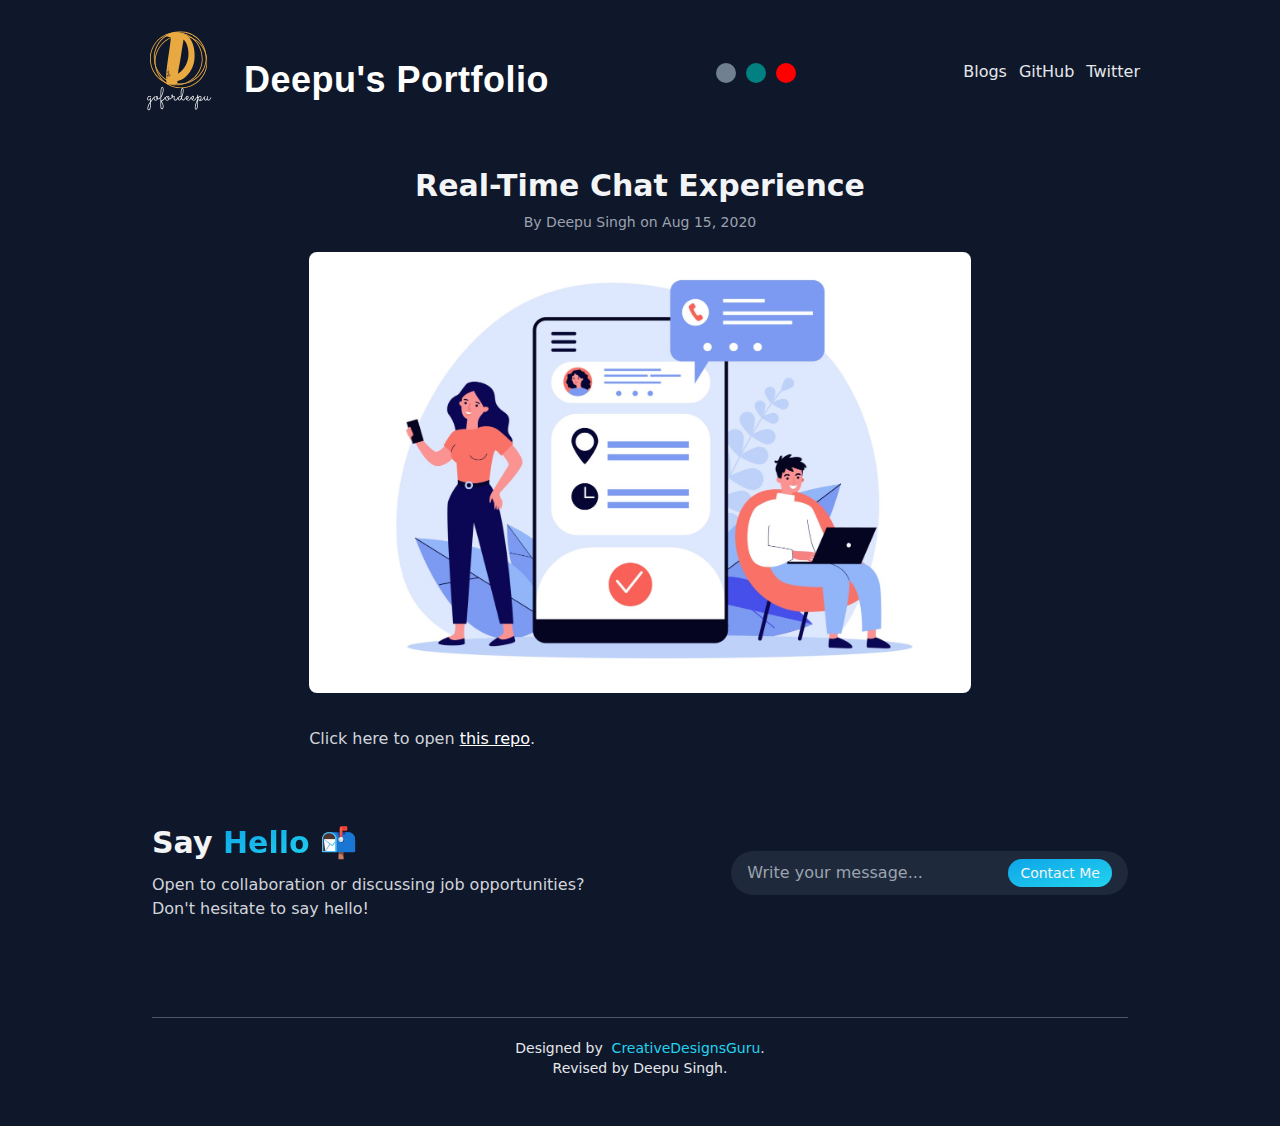
<file: posts/chat-app/index.html>
<!DOCTYPE html><html lang="en"><head><meta charset="UTF-8"><meta name="viewport" content="width=device-width, initial-scale=1.0"><title>Real-Time Chat Experience - Deepu&#39;s Portfolio</title><meta name="description" content="Created a straightforward Real-Time Chat Application using Node.js and Socket.IO. Upon visiting the website, users are prompted to enter their name and can instantly engage in chat. It's a minimalistic setup where users can freely communicate in real-time. However, please note that as there's no chat history storage, once the user leaves the website, the chat history is not retained. A basic and immediate platform for group conversations!"><meta name="author" content="Deepu Singh"><link rel="alternate" type="application/rss+xml" href="/rss.xml"><link rel="icon" type="image/x-icon" href="/favicon.ico"><link rel="stylesheet" href="/astro/index.b933c683.css" /></head><body class="bg-slate-900 text-gray-100"><style>astro-island,astro-slot,astro-static-slot{display:contents}</style><script>(()=>{var e=async t=>{await(await t())()};(self.Astro||(self.Astro={})).load=e;window.dispatchEvent(new Event("astro:load"));})();;(()=>{var b=Object.defineProperty;var f=(c,o,i)=>o in c?b(c,o,{enumerable:!0,configurable:!0,writable:!0,value:i}):c[o]=i;var l=(c,o,i)=>(f(c,typeof o!="symbol"?o+"":o,i),i);var p;{let c={0:t=>m(t),1:t=>i(t),2:t=>new RegExp(t),3:t=>new Date(t),4:t=>new Map(i(t)),5:t=>new Set(i(t)),6:t=>BigInt(t),7:t=>new URL(t),8:t=>new Uint8Array(t),9:t=>new Uint16Array(t),10:t=>new Uint32Array(t)},o=t=>{let[e,r]=t;return e in c?c[e](r):void 0},i=t=>t.map(o),m=t=>typeof t!="object"||t===null?t:Object.fromEntries(Object.entries(t).map(([e,r])=>[e,o(r)]));customElements.get("astro-island")||customElements.define("astro-island",(p=class extends HTMLElement{constructor(){super(...arguments);l(this,"Component");l(this,"hydrator");l(this,"hydrate",async()=>{var d;if(!this.hydrator||!this.isConnected)return;let e=(d=this.parentElement)==null?void 0:d.closest("astro-island[ssr]");if(e){e.addEventListener("astro:hydrate",this.hydrate,{once:!0});return}let r=this.querySelectorAll("astro-slot"),a={},h=this.querySelectorAll("template[data-astro-template]");for(let n of h){let s=n.closest(this.tagName);s!=null&&s.isSameNode(this)&&(a[n.getAttribute("data-astro-template")||"default"]=n.innerHTML,n.remove())}for(let n of r){let s=n.closest(this.tagName);s!=null&&s.isSameNode(this)&&(a[n.getAttribute("name")||"default"]=n.innerHTML)}let u;try{u=this.hasAttribute("props")?m(JSON.parse(this.getAttribute("props"))):{}}catch(n){let s=this.getAttribute("component-url")||"<unknown>",y=this.getAttribute("component-export");throw y&&(s+=` (export ${y})`),console.error(`[hydrate] Error parsing props for component ${s}`,this.getAttribute("props"),n),n}await this.hydrator(this)(this.Component,u,a,{client:this.getAttribute("client")}),this.removeAttribute("ssr"),this.dispatchEvent(new CustomEvent("astro:hydrate"))});l(this,"unmount",()=>{this.isConnected||this.dispatchEvent(new CustomEvent("astro:unmount"))})}disconnectedCallback(){document.removeEventListener("astro:after-swap",this.unmount),document.addEventListener("astro:after-swap",this.unmount,{once:!0})}connectedCallback(){if(!this.hasAttribute("await-children")||document.readyState==="interactive"||document.readyState==="complete")this.childrenConnectedCallback();else{let e=()=>{document.removeEventListener("DOMContentLoaded",e),r.disconnect(),this.childrenConnectedCallback()},r=new MutationObserver(()=>{var a;((a=this.lastChild)==null?void 0:a.nodeType)===Node.COMMENT_NODE&&this.lastChild.nodeValue==="astro:end"&&(this.lastChild.remove(),e())});r.observe(this,{childList:!0}),document.addEventListener("DOMContentLoaded",e)}}async childrenConnectedCallback(){let e=this.getAttribute("before-hydration-url");e&&await import(e),this.start()}start(){let e=JSON.parse(this.getAttribute("opts")),r=this.getAttribute("client");if(Astro[r]===void 0){window.addEventListener(`astro:${r}`,()=>this.start(),{once:!0});return}Astro[r](async()=>{let a=this.getAttribute("renderer-url"),[h,{default:u}]=await Promise.all([import(this.getAttribute("component-url")),a?import(a):()=>()=>{}]),d=this.getAttribute("component-export")||"default";if(!d.includes("."))this.Component=h[d];else{this.Component=h;for(let n of d.split("."))this.Component=this.Component[n]}return this.hydrator=u,this.hydrate},e,this)}attributeChangedCallback(){this.hydrate()}},l(p,"observedAttributes",["props"]),p))}})();</script><astro-island uid="Z1l6BNx" prefix="r1" component-url="/astro/Navbar.f9d4d878.js" component-export="Navbar" renderer-url="/astro/client.bb1cf6b8.js" props="{}" ssr="" client="load" opts="{&quot;name&quot;:&quot;Navbar&quot;,&quot;value&quot;:true}" await-children=""><div class="mx-auto max-w-screen-lg px-3 py-6"><div class="flex flex-col gap-y-3 sm:flex-row sm:items-center sm:justify-between"><a href="/" style="display:flex;align-items:center"><div class="flex items-center bg-gradient-to-br from-sky-500 to-cyan-400 bg-clip-text text-xl font-bold text-transparent"><svg xmlns="http://www.w3.org/2000/svg" class="mr-2 h-24 w-24" viewBox="0 0 18 18" version="1.1"><g transform="matrix(1,0,0,1,1.3263121672244171,11.820892643506255)"><g><path d=" M 0.6834960937500001 2.6587998046875008 Q 1.0047392578125 2.2401584472656255 1.129477294921875 1.9633425292968756 Q 1.1380209960937502 1.9445463867187507 1.1525452880859375 1.9351483154296882 Q 1.167069580078125 1.9257502441406258 1.1858657226562501 1.9257502441406258 Q 1.2149143066406252 1.9257502441406258 1.23371044921875 1.9454007568359382 Q 1.2525065917968752 1.9650512695312508 1.2525065917968752 1.9906823730468757 Q 1.2525065917968752 2.0026435546875008 1.24738037109375 2.014604736328126 Q 1.17219580078125 2.185478759765626 1.033787841796875 2.395653808593751 Q 0.8953798828125 2.605828857421876 0.6834960937500001 2.870683593750001 Q 0.6834960937500001 2.978334228515626 0.685204833984375 3.0859848632812508 Q 0.6869135742187501 3.1936354980468757 0.6869135742187501 3.321791015625001 Q 0.6869135742187501 3.449946533203126 0.6809329833984376 3.5755389404296887 Q 0.674952392578125 3.7011313476562506 0.65957373046875 3.8147625732421884 Q 0.644195068359375 3.928393798828126 0.6177095947265625 4.024937622070313 Q 0.59122412109375 4.121481445312501 0.5493599853515625 4.1923941650390635 Q 0.507495849609375 4.263306884765626 0.44854431152343754 4.303462280273438 Q 0.38959277343750004 4.343617675781251 0.30928198242187505 4.343617675781251 Q 0.19479638671875002 4.343617675781251 0.13328173828125 4.256471923828126 Q 0.07176708984375 4.169326171875001 0.07176708984375 4.0087045898437506 Q 0.07176708984375 3.923267578125001 0.0880001220703125 3.8233062744140636 Q 0.104233154296875 3.723344970703126 0.134990478515625 3.617403076171876 Q 0.165747802734375 3.511461181640626 0.2093206787109375 3.4029561767578134 Q 0.2528935546875 3.294451171875001 0.30586450195312503 3.191926757812501 Q 0.35883544921875005 3.0894023437500007 0.4212044677734375 2.9954216308593757 Q 0.483573486328125 2.901440917968751 0.5536318359375001 2.824547607421876 Q 0.555340576171875 2.7049357910156258 0.5561949462890625 2.5870327148437506 Q 0.55704931640625 2.469129638671876 0.560466796875 2.3700227050781257 Q 0.50920458984375 2.4349548339843756 0.4382918701171875 2.472547119140626 Q 0.367379150390625 2.5101394042968757 0.29732080078125 2.5101394042968757 Q 0.23751489257812503 2.5101394042968757 0.18881579589843753 2.4870714111328134 Q 0.14011669921875 2.4640034179687507 0.10594189453125001 2.422139282226563 Q 0.07176708984375 2.380275146484376 0.052970947265625005 2.3238867187500007 Q 0.034174804687500004 2.2674982910156256 0.034174804687500004 2.2008574218750008 Q 0.034174804687500004 2.0675756835937507 0.0794564208984375 1.9659056396484382 Q 0.124738037109375 1.8642355957031258 0.19479638671875002 1.7958859863281256 Q 0.264854736328125 1.7275363769531258 0.34943737792968754 1.6933615722656257 Q 0.43402001953125 1.6591867675781256 0.5126220703125001 1.6591867675781256 Q 0.5655930175781251 1.6591867675781256 0.610020263671875 1.6728566894531256 Q 0.654447509765625 1.6865266113281256 0.6860592041015625 1.7036140136718756 Q 0.7176708984375001 1.7207014160156255 0.73475830078125 1.7360800781250005 Q 0.7518457031250001 1.7514587402343755 0.753554443359375 1.7531674804687507 Q 0.7723505859375001 1.7736723632812508 0.7723505859375001 1.7993034667968757 Q 0.7723505859375001 1.8249345703125006 0.753554443359375 1.8445850830078132 Q 0.73475830078125 1.8642355957031258 0.709127197265625 1.8642355957031258 Q 0.685204833984375 1.8642355957031258 0.6629912109375 1.8454394531250007 Q 0.65615625 1.8403132324218756 0.6450494384765626 1.8309151611328132 Q 0.6339426269531251 1.8215170898437507 0.6160008544921876 1.8112646484375006 Q 0.59805908203125 1.8010122070312509 0.5732823486328126 1.7941772460937506 Q 0.548505615234375 1.7873422851562508 0.514330810546875 1.7873422851562508 Q 0.463068603515625 1.7873422851562508 0.401553955078125 1.810410278320313 Q 0.34003930664062504 1.8334782714843758 0.287068359375 1.8830317382812507 Q 0.234097412109375 1.9325852050781256 0.1982138671875 2.010332885742188 Q 0.16233032226562502 2.0880805664062505 0.16233032226562502 2.197439941406251 Q 0.16233032226562502 2.2794594726562507 0.1982138671875 2.329867309570313 Q 0.234097412109375 2.380275146484376 0.30928198242187505 2.380275146484376 Q 0.34516552734375 2.380275146484376 0.38532092285156255 2.3597702636718756 Q 0.42547631835937505 2.3392653808593757 0.463068603515625 2.2965468750000007 Q 0.5006608886718751 2.2538283691406256 0.5288551025390625 2.1888962402343757 Q 0.55704931640625 2.123964111328126 0.5690104980468751 2.0351096191406257 Q 0.572427978515625 2.011187255859376 0.59122412109375 1.9949542236328133 Q 0.610020263671875 1.9787211914062506 0.6356513671875 1.9787211914062506 Q 0.6646999511718751 1.9787211914062506 0.6809329833984376 1.9992260742187506 Q 0.697166015625 2.0197309570312507 0.697166015625 2.045362060546876 Q 0.697166015625 2.047070800781251 0.6954572753906251 2.097478637695313 Q 0.69374853515625 2.1478864746093755 0.6920397949218751 2.2316147460937508 Q 0.6903310546875 2.3153430175781256 0.6877679443359376 2.4255567626953134 Q 0.685204833984375 2.535770507812501 0.6834960937500001 2.6587998046875008 M 0.5536318359375001 3.0330139160156255 Q 0.47332104492187504 3.144082031250001 0.40838891601562505 3.2748006591796885 Q 0.34345678710937505 3.405519287109376 0.29732080078125 3.538801025390626 Q 0.251184814453125 3.6720827636718756 0.22640808105468752 3.7976751708984384 Q 0.20163134765625002 3.923267578125001 0.20163134765625002 4.022374511718751 Q 0.20163134765625002 4.085597900390626 0.21273815917968752 4.123190185546876 Q 0.223844970703125 4.160782470703126 0.2400780029296875 4.181287353515626 Q 0.25631103515625003 4.201792236328126 0.2759615478515625 4.208627197265626 Q 0.295612060546875 4.215462158203126 0.312699462890625 4.215462158203126 Q 0.36567041015625 4.215462158203126 0.40497143554687504 4.172743652343751 Q 0.44427246093750006 4.130025146484376 0.47161230468750004 4.059112426757814 Q 0.4989521484375 3.988199707031251 0.5160395507812501 3.895927734375001 Q 0.533126953125 3.8036557617187507 0.541670654296875 3.7054031982421884 Q 0.5502143554687501 3.6071506347656257 0.5536318359375001 3.509752441406251 Q 0.55704931640625 3.412354248046876 0.55704931640625 3.3303347167968758 Q 0.55704931640625 3.2568588867187507 0.55704931640625 3.1833830566406256 Q 0.55704931640625 3.109907226562501 0.5536318359375001 3.0330139160156255 M 2.052197021484375 2.303381835937501 Q 2.009478515625 2.303381835937501 1.9770124511718752 2.2965468750000007 Q 1.9513813476562503 2.347809082031251 1.9154978027343752 2.391381958007813 Q 1.8796142578125004 2.4349548339843756 1.8326239013671877 2.4674208984375006 Q 1.7856335449218752 2.499886962890626 1.7275363769531253 2.518683105468751 Q 1.6694392089843753 2.5374792480468757 1.6010895996093752 2.5374792480468757 Q 1.5207788085937501 2.5374792480468757 1.4541379394531253 2.509285034179688 Q 1.3874970703125002 2.4810908203125006 1.3379436035156251 2.4306829833984382 Q 1.2883901367187502 2.380275146484376 1.2610502929687502 2.3093624267578132 Q 1.23371044921875 2.2384497070312506 1.23371044921875 2.153012695312501 Q 1.23371044921875 2.043653320312501 1.2730114746093752 1.962488159179688 Q 1.3123125000000002 1.8813229980468757 1.3635747070312503 1.827497680664063 Q 1.4148369140625001 1.7736723632812508 1.4660991210937502 1.7471868896484382 Q 1.5173613281250002 1.7207014160156255 1.5429924316406252 1.7207014160156255 Q 1.5720410156250002 1.7207014160156255 1.5865653076171877 1.7360800781250005 Q 1.6010895996093752 1.7514587402343755 1.6010895996093752 1.7770898437500007 Q 1.6010895996093752 1.8061384277343757 1.5831478271484376 1.8206627197265632 Q 1.5652060546875002 1.8351870117187508 1.5378662109375 1.8488569335937508 Q 1.5105263671875002 1.8625268554687509 1.4797690429687502 1.887303588867188 Q 1.4490117187500002 1.9120803222656257 1.4225262451171876 1.9496726074218758 Q 1.3960407714843752 1.9872648925781258 1.3789533691406253 2.0385270996093756 Q 1.361865966796875 2.089789306640626 1.361865966796875 2.153012695312501 Q 1.361865966796875 2.2094011230468755 1.3789533691406253 2.2581002197265634 Q 1.3960407714843752 2.306799316406251 1.4285068359375002 2.341828491210938 Q 1.460972900390625 2.3768576660156255 1.5054001464843751 2.3965081787109384 Q 1.5498273925781252 2.4161586914062507 1.6045070800781251 2.4161586914062507 Q 1.7019052734375002 2.4161586914062507 1.7659830322265626 2.370877075195313 Q 1.8300607910156252 2.3255954589843757 1.8642355957031254 2.255537109375001 Q 1.7634199218750002 2.2025661621093757 1.6984877929687503 2.105167968750001 Q 1.6335556640625002 2.0077697753906256 1.6335556640625002 1.8864492187500006 Q 1.6335556640625002 1.7890510253906258 1.6805460205078127 1.7275363769531258 Q 1.7275363769531253 1.6660217285156258 1.8044296875000003 1.6660217285156258 Q 1.8505656738281253 1.6660217285156258 1.8915754394531252 1.6882353515625006 Q 1.9325852050781251 1.7104489746093758 1.9641968994140626 1.7582937011718758 Q 1.99580859375 1.8061384277343757 2.014604736328125 1.8813229980468757 Q 2.0334008789062503 1.9565075683593758 2.0334008789062503 2.060740722656251 Q 2.0334008789062503 2.1154204101562506 2.0197309570312503 2.1752263183593756 Q 2.0299833984375004 2.1769350585937506 2.04023583984375 2.1769350585937506 Q 2.0504882812500003 2.1769350585937506 2.0624494628906254 2.1769350585937506 Q 2.1205466308593754 2.1769350585937506 2.1666826171875 2.163265136718751 Q 2.2128186035156254 2.1495952148437505 2.250410888671875 2.122255371093751 Q 2.288003173828125 2.0949155273437507 2.317906127929688 2.0521970214843757 Q 2.34780908203125 2.0094785156250006 2.37514892578125 1.9530900878906257 Q 2.380275146484375 1.9428376464843757 2.3973625488281254 1.933439575195313 Q 2.4144499511718753 1.9240415039062508 2.4315373535156253 1.9240415039062508 Q 2.4537509765625005 1.9240415039062508 2.473401489257813 1.9419832763671883 Q 2.4930520019531253 1.9599250488281257 2.4930520019531253 1.9889736328125007 Q 2.4930520019531253 2.0026435546875008 2.4862170410156255 2.0188765869140632 Q 2.479382080078125 2.0351096191406257 2.472547119140625 2.0487795410156258 Q 2.4434985351562504 2.1000417480468756 2.4050518798828127 2.147032104492188 Q 2.3666052246093754 2.194022460937501 2.314488647460938 2.2290516357421883 Q 2.2623720703125003 2.2640808105468757 2.19743994140625 2.2845856933593756 Q 2.1325078125 2.305090576171876 2.052197021484375 2.303381835937501 M 1.7600024414062503 1.8727792968750006 Q 1.7600024414062503 1.9052453613281257 1.7685461425781253 1.9411289062500008 Q 1.7770898437500002 1.9770124511718756 1.7950316162109377 2.012041625976563 Q 1.812973388671875 2.047070800781251 1.8394588623046877 2.0786824951171883 Q 1.8659443359375003 2.1102941894531257 1.9018278808593752 2.1325078125000005 Q 1.9069541015625002 2.0966242675781257 1.9069541015625002 2.062449462890626 Q 1.9069541015625002 2.016313476562501 1.9001191406250002 1.9684687500000009 Q 1.8932841796875002 1.9206240234375007 1.8804686279296878 1.8804686279296883 Q 1.8676530761718753 1.8403132324218756 1.8488569335937504 1.8155364990234382 Q 1.8300607910156252 1.7907597656250007 1.8044296875000003 1.7907597656250007 Q 1.7941772460937502 1.7907597656250007 1.7770898437500002 1.8061384277343757 Q 1.7600024414062503 1.8215170898437507 1.7600024414062503 1.8727792968750006 M 2.638294921875 2.5750715332031255 Q 2.76474169921875 2.518683105468751 2.8681204833984375 2.4452072753906258 Q 2.971499267578125 2.3717314453125007 3.0526644287109375 2.2905662841796883 Q 3.1338295898437503 2.2094011230468755 3.1910723876953124 2.1248184814453133 Q 3.248315185546875 2.0402358398437506 3.282489990234375 1.9633425292968756 Q 3.29786865234375 1.9257502441406258 3.340587158203125 1.9257502441406258 Q 3.3696357421875 1.9257502441406258 3.3875775146484375 1.9454007568359382 Q 3.4055192871093753 1.9650512695312508 3.4055192871093753 1.9889736328125007 Q 3.4055192871093753 2.0026435546875008 3.40039306640625 2.014604736328126 Q 3.3628007812500003 2.0983330078125007 3.30470361328125 2.188041870117188 Q 3.2466064453125 2.2777507324218758 3.1637325439453123 2.3640421142578134 Q 3.080858642578125 2.4503334960937506 2.96979052734375 2.530644287109376 Q 2.8587224121093753 2.610955078125001 2.715188232421875 2.6775959472656257 Q 2.807460205078125 2.773285400390626 2.8758098144531252 2.890334106445313 Q 2.944159423828125 3.007382812500001 2.9894410400390625 3.1338295898437507 Q 3.03472265625 3.260276367187501 3.0577906494140628 3.3892862548828133 Q 3.080858642578125 3.5182961425781256 3.080858642578125 3.6361992187500007 Q 3.080858642578125 3.743849853515626 3.0612081298828127 3.838684936523438 Q 3.0415576171875003 3.933520019531251 3.0031109619140626 4.003578369140626 Q 2.964664306640625 4.07363671875 2.909984619140625 4.113792114257813 Q 2.855304931640625 4.153947509765626 2.78524658203125 4.153947509765626 Q 2.68272216796875 4.153947509765626 2.626333740234375 4.077908569335938 Q 2.5699453125000002 4.001869628906251 2.5434598388671876 3.867733520507813 Q 2.516974365234375 3.7335974121093756 2.5127025146484376 3.5516165771484385 Q 2.5084306640625 3.369635742187501 2.5084306640625 3.156043212890626 Q 2.5084306640625 3.050101318359376 2.5084306640625 2.9091302490234385 Q 2.5084306640625 2.7681591796875007 2.5092850341796877 2.6066832275390635 Q 2.510139404296875 2.4452072753906258 2.5109937744140627 2.268352661132813 Q 2.51184814453125 2.091498046875001 2.513556884765625 1.9137890625000007 Q 2.515265625 1.7360800781250005 2.516974365234375 1.5643516845703132 Q 2.51868310546875 1.3926232910156258 2.5221005859375 1.2388366699218756 Q 2.527226806640625 0.9449333496093757 2.54260546875 0.7142534179687505 Q 2.557984130859375 0.4835734863281256 2.592158935546875 0.32466064453125076 Q 2.626333740234375 0.1657478027343755 2.6852852783203125 0.0828739013671882 Q 2.74423681640625 4.440892098500626e-16 2.834800048828125 4.440892098500626e-16 Q 2.906567138671875 4.440892098500626e-16 2.95612060546875 0.04015539550781311 Q 3.005674072265625 0.08031079101562577 3.036431396484375 0.14780603027343808 Q 3.067188720703125 0.2153012695312504 3.080858642578125 0.3058645019531254 Q 3.094528564453125 0.39642773437500045 3.094528564453125 0.4955346679687507 Q 3.094528564453125 0.7040009765625006 3.0586450195312502 0.8987973632812507 Q 3.022761474609375 1.0935937500000006 2.961246826171875 1.2764289550781256 Q 2.899732177734375 1.4592641601562506 2.8168582763671877 1.6335556640625006 Q 2.733984375 1.8078471679687507 2.640003662109375 1.9770124511718756 Q 2.640003662109375 2.047070800781251 2.640003662109375 2.128235961914063 Q 2.640003662109375 2.2094011230468755 2.640003662109375 2.2905662841796883 Q 2.640003662109375 2.3717314453125007 2.6391492919921875 2.4460616455078132 Q 2.638294921875 2.520391845703126 2.638294921875 2.5750715332031255 M 2.643421142578125 1.7138664550781257 Q 2.7134794921875 1.5822934570312506 2.7724310302734376 1.436196166992188 Q 2.831382568359375 1.2900988769531256 2.87410107421875 1.1346035156250007 Q 2.916819580078125 0.9791081542968756 2.940741943359375 0.8167778320312507 Q 2.964664306640625 0.6544475097656257 2.964664306640625 0.4904084472656254 Q 2.964664306640625 0.40838891601562555 2.9569749755859376 0.3417480468750007 Q 2.9492856445312503 0.27510717773437543 2.9330526123046874 0.22811682128906297 Q 2.916819580078125 0.1811264648437505 2.8920428466796877 0.15464099121093788 Q 2.86726611328125 0.1281555175781257 2.834800048828125 0.1281555175781257 Q 2.800625244140625 0.1281555175781257 2.774994140625 0.1691652832031254 Q 2.749363037109375 0.21017504882812554 2.73056689453125 0.2785246582031258 Q 2.711770751953125 0.34687426757812556 2.6989552001953125 0.43572875976562564 Q 2.6861396484375 0.5245832519531255 2.677595947265625 0.6211270751953131 Q 2.66905224609375 0.7176708984375006 2.663926025390625 0.8142147216796882 Q 2.6587998046875 0.9107585449218756 2.6562366943359375 0.9953411865234381 Q 2.653673583984375 1.0799238281250005 2.6528192138671876 1.1448559570312506 Q 2.65196484375 1.2097880859375008 2.65196484375 1.2422541503906257 Q 2.650256103515625 1.3106037597656257 2.6494017333984377 1.3635747070312507 Q 2.64854736328125 1.4165456542968757 2.6468386230468752 1.4678078613281256 Q 2.6451298828125003 1.5190700683593756 2.6442755126953124 1.5771672363281257 Q 2.643421142578125 1.6352644042968758 2.643421142578125 1.7138664550781257 M 2.638294921875 2.7852465820312506 Q 2.638294921875 2.8928972167968756 2.6374405517578126 2.986023559570313 Q 2.636586181640625 3.079149902343751 2.636586181640625 3.156043212890626 Q 2.636586181640625 3.3149560546875008 2.638294921875 3.4704514160156257 Q 2.640003662109375 3.625946777343751 2.6545279541015625 3.749830444335938 Q 2.66905224609375 3.873714111328126 2.6989552001953125 3.9497530517578134 Q 2.728858154296875 4.025791992187501 2.78524658203125 4.025791992187501 Q 2.8365087890625 4.025791992187501 2.868974853515625 3.979656005859376 Q 2.90144091796875 3.933520019531251 2.9193826904296873 3.870296630859376 Q 2.937324462890625 3.807073242187501 2.944159423828125 3.7412867431640633 Q 2.9509943847656253 3.675500244140626 2.9509943847656253 3.634490478515626 Q 2.9509943847656253 3.530257324218751 2.9313438720703124 3.415771728515626 Q 2.911693359375 3.3012861328125007 2.8715379638671874 3.1893636474609384 Q 2.831382568359375 3.077441162109376 2.773285400390625 2.973208007812501 Q 2.715188232421875 2.868974853515626 2.638294921875 2.7852465820312506 M 4.205209716796875 2.303381835937501 Q 4.1624912109375005 2.303381835937501 4.130025146484375 2.2965468750000007 Q 4.10439404296875 2.347809082031251 4.068510498046875 2.391381958007813 Q 4.032626953125 2.4349548339843756 3.9856365966796874 2.4674208984375006 Q 3.938646240234375 2.499886962890626 3.8805490722656253 2.518683105468751 Q 3.822451904296875 2.5374792480468757 3.754102294921875 2.5374792480468757 Q 3.67379150390625 2.5374792480468757 3.6071506347656253 2.509285034179688 Q 3.540509765625 2.4810908203125006 3.490956298828125 2.4306829833984382 Q 3.44140283203125 2.380275146484376 3.41406298828125 2.3093624267578132 Q 3.38672314453125 2.2384497070312506 3.38672314453125 2.153012695312501 Q 3.38672314453125 2.043653320312501 3.426024169921875 1.962488159179688 Q 3.4653251953125 1.8813229980468757 3.5165874023437502 1.827497680664063 Q 3.567849609375 1.7736723632812508 3.6191118164062503 1.7471868896484382 Q 3.6703740234375 1.7207014160156255 3.6960051269531253 1.7207014160156255 Q 3.7250537109375 1.7207014160156255 3.7395780029296875 1.7360800781250005 Q 3.754102294921875 1.7514587402343755 3.754102294921875 1.7770898437500007 Q 3.754102294921875 1.8061384277343757 3.7361605224609375 1.8206627197265632 Q 3.71821875 1.8351870117187508 3.69087890625 1.8488569335937508 Q 3.6635390625 1.8625268554687509 3.63278173828125 1.887303588867188 Q 3.6020244140625 1.9120803222656257 3.575538940429688 1.9496726074218758 Q 3.549053466796875 1.9872648925781258 3.531966064453125 2.0385270996093756 Q 3.5148786621093753 2.089789306640626 3.5148786621093753 2.153012695312501 Q 3.5148786621093753 2.2094011230468755 3.531966064453125 2.2581002197265634 Q 3.549053466796875 2.306799316406251 3.58151953125 2.341828491210938 Q 3.613985595703125 2.3768576660156255 3.658412841796875 2.3965081787109384 Q 3.702840087890625 2.4161586914062507 3.7575197753906253 2.4161586914062507 Q 3.85491796875 2.4161586914062507 3.9189957275390626 2.370877075195313 Q 3.9830734863281254 2.3255954589843757 4.017248291015625 2.255537109375001 Q 3.9164326171875 2.2025661621093757 3.8515004882812502 2.105167968750001 Q 3.786568359375 2.0077697753906256 3.786568359375 1.8864492187500006 Q 3.786568359375 1.7890510253906258 3.833558715820313 1.7275363769531258 Q 3.8805490722656253 1.6660217285156258 3.9574423828125003 1.6660217285156258 Q 4.003578369140625 1.6660217285156258 4.044588134765625 1.6882353515625006 Q 4.085597900390625 1.7104489746093758 4.117209594726563 1.7582937011718758 Q 4.1488212890625 1.8061384277343757 4.167617431640625 1.8813229980468757 Q 4.18641357421875 1.9565075683593758 4.18641357421875 2.060740722656251 Q 4.18641357421875 2.1154204101562506 4.17274365234375 2.1752263183593756 Q 4.18299609375 2.1769350585937506 4.1932485351562505 2.1769350585937506 Q 4.2035009765625 2.1769350585937506 4.215462158203125 2.1769350585937506 Q 4.273559326171875 2.1769350585937506 4.3196953125 2.163265136718751 Q 4.365831298828125 2.1495952148437505 4.403423583984376 2.122255371093751 Q 4.441015869140625 2.0949155273437507 4.4709188232421875 2.0521970214843757 Q 4.50082177734375 2.0094785156250006 4.5281616210937505 1.9530900878906257 Q 4.533287841796875 1.9428376464843757 4.550375244140625 1.933439575195313 Q 4.567462646484375 1.9240415039062508 4.584550048828126 1.9240415039062508 Q 4.606763671875 1.9240415039062508 4.626414184570312 1.9419832763671883 Q 4.646064697265626 1.9599250488281257 4.646064697265626 1.9889736328125007 Q 4.646064697265626 2.0026435546875008 4.639229736328125 2.0188765869140632 Q 4.632394775390625 2.0351096191406257 4.625559814453125 2.0487795410156258 Q 4.59651123046875 2.1000417480468756 4.558064575195313 2.147032104492188 Q 4.519617919921875 2.194022460937501 4.467501342773438 2.2290516357421883 Q 4.415384765625 2.2640808105468757 4.35045263671875 2.2845856933593756 Q 4.2855205078125005 2.305090576171876 4.205209716796875 2.303381835937501 M 3.9130151367187502 1.8727792968750006 Q 3.9130151367187502 1.9052453613281257 3.9215588378906254 1.9411289062500008 Q 3.9301025390625 1.9770124511718756 3.9480443115234376 2.012041625976563 Q 3.965986083984375 2.047070800781251 3.9924715576171876 2.0786824951171883 Q 4.01895703125 2.1102941894531257 4.054840576171875 2.1325078125000005 Q 4.059966796875 2.0966242675781257 4.059966796875 2.062449462890626 Q 4.059966796875 2.016313476562501 4.0531318359375 1.9684687500000009 Q 4.046296875 1.9206240234375007 4.033481323242188 1.8804686279296883 Q 4.020665771484375 1.8403132324218756 4.00186962890625 1.8155364990234382 Q 3.9830734863281254 1.7907597656250007 3.9574423828125003 1.7907597656250007 Q 3.94718994140625 1.7907597656250007 3.9301025390625 1.8061384277343757 Q 3.9130151367187502 1.8215170898437507 3.9130151367187502 1.8727792968750006 M 4.837443603515625 1.7890510253906258 Q 4.830608642578126 1.8351870117187508 4.820356201171875 1.8753424072265632 Q 4.810103759765625 1.9154978027343756 4.800705688476563 1.9454007568359382 Q 4.791307617187501 1.9753037109375007 4.78447265625 1.9940998535156258 Q 4.7776376953125 2.012895996093751 4.775928955078125 2.014604736328126 Q 4.758841552734375 2.0539057617187506 4.716123046875 2.0539057617187506 Q 4.69220068359375 2.0539057617187506 4.671695800781251 2.035963989257813 Q 4.6511909179687505 2.0180222167968758 4.6511909179687505 1.9906823730468757 Q 4.6511909179687505 1.9804299316406258 4.6546083984375 1.9753037109375007 Q 4.65802587890625 1.9701774902343758 4.66486083984375 1.9547988281250008 Q 4.671695800781251 1.9394201660156258 4.6819482421875005 1.9035366210937505 Q 4.69220068359375 1.8676530761718757 4.707579345703126 1.7924685058593757 Q 4.678530761718751 1.7924685058593757 4.647773437500001 1.7907597656250007 Q 4.617016113281251 1.7890510253906258 4.5905306396484375 1.7787985839843756 Q 4.564045166015625 1.7685461425781257 4.546957763671875 1.7463325195312507 Q 4.5298703613281255 1.7241188964843757 4.5298703613281255 1.6848178710937507 Q 4.5298703613281255 1.6557692871093757 4.546103393554688 1.6062158203125008 Q 4.56233642578125 1.5566623535156257 4.5896762695312505 1.5088176269531257 Q 4.617016113281251 1.4609729003906258 4.6511909179687505 1.4259437255859382 Q 4.68536572265625 1.3909145507812506 4.71954052734375 1.3909145507812506 Q 4.758841552734375 1.3909145507812506 4.783618286132813 1.4199631347656256 Q 4.80839501953125 1.4490117187500007 4.822064941406251 1.490875854492188 Q 4.8357348632812505 1.5327399902343757 4.841715454101563 1.5788759765625007 Q 4.847696044921875 1.6250119628906257 4.847696044921875 1.6591867675781256 Q 4.87674462890625 1.6591867675781256 4.904938842773438 1.658332397460938 Q 4.933133056640625 1.6574780273437506 4.95876416015625 1.6574780273437506 Q 5.056162353515625 1.6574780273437506 5.1074245605468755 1.7001965332031257 Q 5.158686767578126 1.7429150390625008 5.158686767578126 1.8403132324218756 Q 5.158686767578126 1.8796142578125008 5.153560546875 1.9223327636718757 Q 5.148434326171875 1.9650512695312508 5.141599365234375 2.010332885742188 Q 5.134764404296876 2.0556145019531256 5.129638183593751 2.1000417480468756 Q 5.124511962890626 2.1444689941406256 5.124511962890626 2.1871875000000007 Q 5.124511962890626 2.2487021484375007 5.141599365234375 2.2888575439453134 Q 5.158686767578126 2.3290129394531256 5.18431787109375 2.352935302734376 Q 5.209948974609375 2.3768576660156255 5.23899755859375 2.386255737304688 Q 5.268046142578125 2.395653808593751 5.2919685058593755 2.395653808593751 Q 5.3654443359375 2.395653808593751 5.43037646484375 2.347809082031251 Q 5.495308593750001 2.2999643554687506 5.54998828125 2.2324691162109382 Q 5.60466796875 2.164973876953126 5.648240844726563 2.089789306640626 Q 5.691813720703125 2.014604736328126 5.7208623046875005 1.9582163085937507 Q 5.729406005859375 1.9428376464843757 5.744784667968751 1.9342939453125008 Q 5.760163330078125 1.9257502441406258 5.777250732421876 1.9257502441406258 Q 5.808008056640626 1.9257502441406258 5.825095458984375 1.9454007568359382 Q 5.8421828613281255 1.9650512695312508 5.8421828613281255 1.9889736328125007 Q 5.8421828613281255 2.0060610351562507 5.835347900390626 2.0197309570312507 Q 5.796046875 2.089789306640626 5.743930297851563 2.177789428710938 Q 5.691813720703125 2.2657895507812507 5.625172851562501 2.3426828613281256 Q 5.558531982421876 2.4195761718750006 5.4756580810546875 2.472547119140626 Q 5.3927841796875 2.5255180664062507 5.2936772460937505 2.5255180664062507 Q 5.2321625976562505 2.5255180664062507 5.17748291015625 2.5024500732421884 Q 5.12280322265625 2.4793820800781257 5.082647827148438 2.435809204101563 Q 5.042492431640626 2.3922363281250005 5.0185700683593755 2.328158569335938 Q 4.994647705078125 2.2640808105468757 4.994647705078125 2.183770019531251 Q 4.994647705078125 2.0983330078125007 5.011735107421876 2.0137503662109384 Q 5.028822509765625 1.9291677246093757 5.028822509765625 1.8522744140625007 Q 5.028822509765625 1.8198083496093758 5.014298217773438 1.8035753173828133 Q 4.99977392578125 1.7873422851562508 4.950220458984376 1.7873422851562508 Q 4.9262980957031255 1.7873422851562508 4.898103881835938 1.7873422851562508 Q 4.86990966796875 1.7873422851562508 4.837443603515625 1.7890510253906258 M 4.7229580078125 1.6626042480468757 Q 4.7229580078125 1.6506430664062508 4.722103637695313 1.6309925537109382 Q 4.721249267578125 1.6113420410156256 4.718686157226563 1.5925458984375007 Q 4.716123046875 1.5737497558593758 4.711851196289063 1.5600798339843758 Q 4.707579345703126 1.5464099121093757 4.702453125000001 1.5464099121093757 Q 4.697326904296875 1.5464099121093757 4.689637573242188 1.5592254638671883 Q 4.6819482421875005 1.5720410156250006 4.673404541015626 1.5899827880859383 Q 4.66486083984375 1.6079245605468757 4.65802587890625 1.6284294433593756 Q 4.6511909179687505 1.6489343261718759 4.647773437500001 1.6626042480468757 L 4.7229580078125 1.6626042480468757 M 6.51713525390625 1.9940998535156258 Q 6.600863525390626 2.3888188476562506 6.7597763671875 2.3888188476562506 Q 6.821291015625 2.3888188476562506 6.8776794433593755 2.343537231445313 Q 6.934067871093751 2.2982556152343756 6.982766967773438 2.2324691162109382 Q 7.0314660644531255 2.166682617187501 7.069058349609375 2.093206787109376 Q 7.106650634765625 2.0197309570312507 7.130572998046875 1.9650512695312508 Q 7.147660400390626 1.9240415039062508 7.19037890625 1.9240415039062508 Q 7.21771875 1.9240415039062508 7.236514892578125 1.9445463867187507 Q 7.25531103515625 1.9650512695312508 7.25531103515625 1.9889736328125007 Q 7.25531103515625 2.0026435546875008 7.250184814453125 2.012895996093751 Q 7.238223632812501 2.041944580078126 7.2151556396484375 2.0906436767578134 Q 7.192087646484375 2.139342773437501 7.158767211914062 2.194876831054688 Q 7.12544677734375 2.2504108886718757 7.08443701171875 2.3085080566406257 Q 7.04342724609375 2.366605224609376 6.993873779296875 2.412741210937501 Q 6.9443203125 2.458877197265626 6.888786254882813 2.4887801513671883 Q 6.833252197265625 2.518683105468751 6.771737548828125 2.518683105468751 Q 6.657251953125 2.518683105468751 6.5752324218750005 2.4392266845703134 Q 6.493212890625 2.3597702636718756 6.433406982421875 2.1769350585937506 Q 6.351387451171876 2.351226562500001 6.2676591796875005 2.4298286132812508 Q 6.183930908203125 2.5084306640625007 6.0865327148437505 2.5084306640625007 Q 6.0352705078125 2.5084306640625007 5.98742578125 2.4921976318359382 Q 5.9395810546875 2.4759645996093758 5.9036975097656255 2.438372314453126 Q 5.867813964843751 2.4007800292968757 5.845600341796875 2.341828491210938 Q 5.82338671875 2.2828769531250006 5.82338671875 2.197439941406251 Q 5.82338671875 2.0795368652343758 5.864396484375 1.9804299316406258 Q 5.90540625 1.8813229980468757 5.97033837890625 1.810410278320313 Q 6.0352705078125 1.7394975585937507 6.114726928710938 1.7001965332031257 Q 6.194183349609375 1.6608955078125007 6.272785400390625 1.6608955078125007 Q 6.2984165039062505 1.6608955078125007 6.317212646484375 1.6788372802734381 Q 6.3360087890625 1.6967790527343758 6.3360087890625 1.7241188964843757 Q 6.3360087890625 1.7480412597656256 6.320630126953125 1.7668374023437508 Q 6.30525146484375 1.7856335449218756 6.279620361328125 1.7890510253906258 Q 6.228358154296875 1.7958859863281256 6.170260986328126 1.8215170898437507 Q 6.112163818359376 1.8471481933593759 6.063464721679688 1.8958472900390633 Q 6.014765625 1.9445463867187507 5.983153930664063 2.0197309570312507 Q 5.951542236328125 2.0949155273437507 5.951542236328125 2.199148681640626 Q 5.951542236328125 2.2845856933593756 5.986571411132813 2.332430419921876 Q 6.021600585937501 2.380275146484376 6.088241455078125 2.380275146484376 Q 6.1155812988281255 2.380275146484376 6.1463386230468755 2.3657508544921884 Q 6.1770959472656255 2.351226562500001 6.212125122070312 2.3085080566406257 Q 6.247154296875 2.2657895507812507 6.289018432617188 2.1871875000000007 Q 6.3308825683593755 2.108585449218751 6.382144775390625 1.9804299316406258 Q 6.35309619140625 1.8300607910156257 6.3291738281250005 1.6335556640625006 Q 6.30525146484375 1.4370505371093756 6.30525146484375 1.1944094238281258 Q 6.30525146484375 1.0884675292968757 6.31208642578125 0.973127563476563 Q 6.31892138671875 0.8577875976562506 6.334300048828125 0.7475738525390632 Q 6.3496787109375 0.6373601074218755 6.375309814453125 0.5382531738281255 Q 6.40094091796875 0.43914624023437554 6.437678833007813 0.3639616699218755 Q 6.474416748046876 0.2887770996093755 6.52397021484375 0.2452042236328129 Q 6.5735236816406255 0.2016313476562508 6.6367470703125 0.2016313476562508 Q 6.693135498046876 0.2016313476562508 6.7324365234375 0.23238867187500079 Q 6.771737548828125 0.2631459960937508 6.796514282226562 0.3178256835937505 Q 6.821291015625 0.3725053710937507 6.833252197265625 0.4493986816406257 Q 6.845213378906251 0.5262919921875007 6.845213378906251 0.6185639648437506 Q 6.845213378906251 0.8167778320312507 6.811038574218751 1.0149916992187507 Q 6.77686376953125 1.2132055664062507 6.7264559326171875 1.3943320312500007 Q 6.676048095703125 1.5754584960937508 6.61965966796875 1.7292451171875007 Q 6.563271240234375 1.8830317382812507 6.51713525390625 1.9940998535156258 M 6.717057861328126 0.6168552246093757 Q 6.717057861328126 0.5741367187500006 6.714494750976563 0.5245832519531255 Q 6.711931640625 0.4750297851562504 6.702533569335937 0.43145690917968826 Q 6.693135498046876 0.3878840332031257 6.6777568359375 0.35883544921875066 Q 6.662378173828126 0.3297868652343756 6.6367470703125 0.3297868652343756 Q 6.594028564453126 0.3297868652343756 6.557290649414063 0.40497143554687565 Q 6.520552734375 0.4801560058593757 6.493212890625 0.6023309326171882 Q 6.465873046875 0.7245058593750007 6.449640014648438 0.8791468505859381 Q 6.433406982421875 1.0337878417968756 6.433406982421875 1.1909919433593756 Q 6.433406982421875 1.3413610839843757 6.445368164062501 1.4917302246093755 Q 6.457329345703125 1.6420993652343756 6.4727080078125 1.7600024414062507 Q 6.522261474609375 1.6284294433593756 6.566688720703125 1.4891671142578131 Q 6.611115966796875 1.3499047851562507 6.644436401367188 1.2046618652343757 Q 6.6777568359375 1.0594189453125007 6.6974073486328125 0.911612915039063 Q 6.717057861328126 0.7638068847656256 6.717057861328126 0.6168552246093757 M 7.472321044921876 2.303381835937501 Q 7.508204589843751 2.352935302734376 7.564593017578126 2.3828382568359383 Q 7.620981445312501 2.412741210937501 7.703000976562501 2.412741210937501 Q 7.786729248046876 2.412741210937501 7.855078857421876 2.372585815429688 Q 7.923428466796876 2.332430419921876 7.97981689453125 2.2674982910156256 Q 8.036205322265626 2.2025661621093757 8.080632568359375 2.122255371093751 Q 8.125059814453126 2.041944580078126 8.160943359375 1.9616337890625006 Q 8.169487060546876 1.9428376464843757 8.184865722656252 1.933439575195313 Q 8.200244384765625 1.9240415039062508 8.21904052734375 1.9240415039062508 Q 8.248089111328126 1.9240415039062508 8.266030883789064 1.9445463867187507 Q 8.28397265625 1.9650512695312508 8.28397265625 1.9889736328125007 Q 8.28397265625 1.9975173339843757 8.282263916015626 2.0034979248046882 Q 8.28055517578125 2.0094785156250006 8.2771376953125 2.016313476562501 Q 8.159234619140626 2.276041992187501 8.019972290039064 2.407614990234376 Q 7.880709960937501 2.5391879882812507 7.704709716796875 2.5426054687500006 Q 7.591932861328126 2.5426054687500006 7.509913330078126 2.4990325927734385 Q 7.4278937988281255 2.455459716796876 7.374922851562501 2.386255737304688 Q 7.321951904296876 2.317051757812501 7.296320800781251 2.229906005859376 Q 7.270689697265626 2.1427602539062507 7.270689697265626 2.0556145019531256 Q 7.270689697265626 1.9684687500000009 7.292048950195313 1.8949929199218758 Q 7.313408203125001 1.8215170898437507 7.353563598632813 1.7668374023437508 Q 7.393718994140626 1.7121577148437508 7.449253051757814 1.6814003906250008 Q 7.504787109375001 1.6506430664062508 7.571427978515626 1.6506430664062508 Q 7.6107290039062505 1.6506430664062508 7.649175659179688 1.6668760986328133 Q 7.687622314453126 1.6831091308593757 7.718379638671876 1.7130120849609383 Q 7.749136962890626 1.7429150390625008 7.767933105468751 1.7856335449218756 Q 7.786729248046876 1.8283520507812507 7.786729248046876 1.8830317382812507 Q 7.786729248046876 1.9530900878906257 7.7628068847656255 2.014604736328126 Q 7.738884521484376 2.076119384765626 7.697020385742189 2.1290903320312506 Q 7.655156250000001 2.182061279296876 7.597059082031251 2.226488525390626 Q 7.538961914062501 2.2709157714843755 7.472321044921876 2.303381835937501 M 7.421058837890626 2.1923137207031256 Q 7.474029785156251 2.170100097656251 7.5176026611328135 2.135925292968751 Q 7.561175537109376 2.1017504882812506 7.591932861328126 2.060740722656251 Q 7.622690185546876 2.0197309570312507 7.6397775878906256 1.9744493408203132 Q 7.656864990234376 1.9291677246093757 7.656864990234376 1.8830317382812507 Q 7.656864990234376 1.8317695312500009 7.631233886718751 1.8052840576171882 Q 7.605602783203126 1.7787985839843756 7.571427978515626 1.7787985839843756 Q 7.525291992187501 1.7787985839843756 7.492825927734376 1.8044296875000008 Q 7.460359863281251 1.8300607910156257 7.439854980468751 1.8710705566406256 Q 7.419350097656251 1.9120803222656257 7.409952026367188 1.962488159179688 Q 7.400553955078125 2.012895996093751 7.400553955078125 2.062449462890626 Q 7.400553955078125 2.093206787109376 7.406534545898438 2.1273815917968757 Q 7.412515136718751 2.1615563964843756 7.421058837890626 2.1923137207031256 M 8.500982666015625 2.303381835937501 Q 8.536866210937502 2.352935302734376 8.593254638671876 2.3828382568359383 Q 8.64964306640625 2.412741210937501 8.731662597656252 2.412741210937501 Q 8.815390869140627 2.412741210937501 8.883740478515627 2.372585815429688 Q 8.952090087890626 2.332430419921876 9.008478515625 2.2674982910156256 Q 9.064866943359377 2.2025661621093757 9.109294189453125 2.122255371093751 Q 9.153721435546876 2.041944580078126 9.18960498046875 1.9616337890625006 Q 9.198148681640626 1.9428376464843757 9.213527343750002 1.933439575195313 Q 9.228906005859375 1.9240415039062508 9.2477021484375 1.9240415039062508 Q 9.276750732421876 1.9240415039062508 9.294692504882814 1.9445463867187507 Q 9.31263427734375 1.9650512695312508 9.31263427734375 1.9889736328125007 Q 9.31263427734375 1.9975173339843757 9.310925537109377 2.0034979248046882 Q 9.309216796875 2.0094785156250006 9.305799316406251 2.016313476562501 Q 9.187896240234377 2.276041992187501 9.048633911132814 2.407614990234376 Q 8.909371582031252 2.5391879882812507 8.733371337890626 2.5426054687500006 Q 8.620594482421875 2.5426054687500006 8.538574951171876 2.4990325927734385 Q 8.456555419921877 2.455459716796876 8.40358447265625 2.386255737304688 Q 8.350613525390626 2.317051757812501 8.324982421875001 2.229906005859376 Q 8.299351318359376 2.1427602539062507 8.299351318359376 2.0556145019531256 Q 8.299351318359376 1.9684687500000009 8.320710571289064 1.8949929199218758 Q 8.34206982421875 1.8215170898437507 8.382225219726564 1.7668374023437508 Q 8.422380615234376 1.7121577148437508 8.477914672851563 1.6814003906250008 Q 8.53344873046875 1.6506430664062508 8.600089599609376 1.6506430664062508 Q 8.639390625 1.6506430664062508 8.677837280273438 1.6668760986328133 Q 8.716283935546876 1.6831091308593757 8.747041259765627 1.7130120849609383 Q 8.777798583984376 1.7429150390625008 8.796594726562502 1.7856335449218756 Q 8.815390869140627 1.8283520507812507 8.815390869140627 1.8830317382812507 Q 8.815390869140627 1.9530900878906257 8.791468505859376 2.014604736328126 Q 8.767546142578126 2.076119384765626 8.725682006835939 2.1290903320312506 Q 8.683817871093751 2.182061279296876 8.625720703125001 2.226488525390626 Q 8.567623535156251 2.2709157714843755 8.500982666015625 2.303381835937501 M 8.449720458984377 2.1923137207031256 Q 8.502691406250001 2.170100097656251 8.546264282226563 2.135925292968751 Q 8.589837158203126 2.1017504882812506 8.620594482421875 2.060740722656251 Q 8.651351806640626 2.0197309570312507 8.668439208984376 1.9744493408203132 Q 8.685526611328125 1.9291677246093757 8.685526611328125 1.8830317382812507 Q 8.685526611328125 1.8317695312500009 8.659895507812502 1.8052840576171882 Q 8.634264404296877 1.7787985839843756 8.600089599609376 1.7787985839843756 Q 8.553953613281251 1.7787985839843756 8.521487548828127 1.8044296875000008 Q 8.489021484375002 1.8300607910156257 8.4685166015625 1.8710705566406256 Q 8.448011718750001 1.9120803222656257 8.438613647460938 1.962488159179688 Q 8.429215576171876 2.012895996093751 8.429215576171876 2.062449462890626 Q 8.429215576171876 2.093206787109376 8.435196166992188 2.1273815917968757 Q 8.441176757812501 2.1615563964843756 8.449720458984377 2.1923137207031256 M 10.201179199218751 2.014604736328126 Q 10.201179199218751 2.1718088378906257 10.144790771484377 2.2828769531250006 Q 10.088402343750001 2.393945068359376 10.006382812500002 2.4520422363281256 L 10.013217773437502 2.4520422363281256 Q 10.114033447265626 2.4520422363281256 10.196907348632815 2.406760620117188 Q 10.279781250000001 2.3614790039062505 10.346422119140627 2.2905662841796883 Q 10.41306298828125 2.2196535644531257 10.466033935546877 2.1325078125000005 Q 10.519004882812501 2.045362060546876 10.560014648437502 1.9633425292968756 Q 10.568558349609376 1.9445463867187507 10.584791381835938 1.9342939453125008 Q 10.6010244140625 1.9240415039062508 10.619820556640626 1.9240415039062508 Q 10.648869140625001 1.9240415039062508 10.665956542968752 1.9445463867187507 Q 10.683043945312502 1.9650512695312508 10.683043945312502 1.9889736328125007 Q 10.683043945312502 2.0026435546875008 10.677917724609376 2.014604736328126 Q 10.633490478515627 2.1137116699218756 10.571975830078127 2.2136729736328133 Q 10.510461181640625 2.3136342773437506 10.428441650390626 2.393945068359376 Q 10.346422119140627 2.474255859375001 10.243897705078126 2.524663696289063 Q 10.141373291015626 2.5750715332031255 10.016635253906252 2.5750715332031255 Q 9.926072021484377 2.5750715332031255 9.840635009765627 2.5468773193359384 Q 9.755197998046876 2.518683105468751 9.690265869140626 2.458877197265626 Q 9.666343505859377 2.440081054687501 9.649256103515626 2.418721801757813 Q 9.632168701171876 2.397362548828126 9.621916259765626 2.378566406250001 Q 9.618498779296877 2.3751489257812506 9.618498779296877 2.3717314453125007 Q 9.608246337890627 2.3563527832031257 9.608246337890627 2.3392653808593757 Q 9.608246337890627 2.317051757812501 9.623625 2.2982556152343756 Q 9.625333740234376 2.2948381347656257 9.627042480468752 2.2939837646484382 Q 9.628751220703126 2.2931293945312508 9.630459960937502 2.291420654296876 Q 9.647547363281252 2.276041992187501 9.668052246093751 2.274333251953126 L 9.673178466796877 2.274333251953126 Q 9.68172216796875 2.274333251953126 9.685139648437502 2.276041992187501 Q 9.686848388671876 2.276041992187501 9.687702758789063 2.2768963623046883 Q 9.688557128906252 2.2777507324218758 9.690265869140626 2.2777507324218758 Q 9.695392089843752 2.2777507324218758 9.702227050781252 2.2811682128906257 Q 9.703935791015626 2.2828769531250006 9.705644531250002 2.2828769531250006 Q 9.721023193359377 2.2931293945312508 9.731275634765627 2.3085080566406257 Q 9.74323681640625 2.3290129394531256 9.758615478515626 2.3461003417968755 Q 9.772285400390626 2.3597702636718756 9.791081542968751 2.370877075195313 Q 9.809877685546876 2.381983886718751 9.833800048828126 2.381983886718751 Q 9.876518554687502 2.381983886718751 9.919237060546877 2.3563527832031257 Q 9.961955566406251 2.3307216796875005 9.996130371093752 2.2828769531250006 Q 10.030305175781251 2.2350322265625007 10.05166442871094 2.166682617187501 Q 10.073023681640626 2.0983330078125007 10.073023681640626 2.014604736328126 Q 10.073023681640626 1.9530900878906257 10.060208129882813 1.9095172119140633 Q 10.047392578125 1.8659443359375008 10.027742065429688 1.8386044921875007 Q 10.008091552734376 1.8112646484375006 9.9858779296875 1.7984490966796882 Q 9.963664306640627 1.7856335449218756 9.943159423828126 1.7856335449218756 Q 9.897023437500001 1.7856335449218756 9.850033081054688 1.8334782714843758 Q 9.803042724609377 1.8813229980468757 9.756906738281252 1.9547988281250008 Q 9.710770751953126 2.028274658203126 9.665489135742188 2.1171291503906255 Q 9.62020751953125 2.2059836425781256 9.574071533203126 2.289711914062501 Q 9.570654052734376 2.566527832031251 9.564673461914063 2.8177126464843756 Q 9.55869287109375 3.068897460937501 9.544168579101564 3.2841987304687508 Q 9.529644287109376 3.499500000000001 9.504013183593752 3.6737915039062505 Q 9.478382080078127 3.848083007812501 9.433954833984377 3.9719666748046887 Q 9.389527587890626 4.095850341796876 9.324595458984376 4.162491210937501 Q 9.259663330078126 4.229132080078125 9.165682617187501 4.229132080078125 Q 9.136634033203126 4.229132080078125 9.099041748046876 4.217170898437501 Q 9.061449462890627 4.205209716796876 9.028983398437502 4.168471801757813 Q 8.996517333984377 4.1317338867187505 8.974303710937502 4.063384277343751 Q 8.952090087890626 3.995034667968751 8.952090087890626 3.8805490722656257 Q 8.952090087890626 3.735306152343751 8.987973632812501 3.5439272460937508 Q 9.023857177734376 3.352548339843751 9.089643676757813 3.138101440429688 Q 9.155430175781252 2.9236545410156256 9.245993408203127 2.698100830078126 Q 9.336556640625002 2.472547119140626 9.445916015625002 2.258954589843751 Q 9.445916015625002 2.199148681640626 9.44677038574219 2.1410515136718757 Q 9.447624755859376 2.0829543457031257 9.447624755859376 2.028274658203126 Q 9.425411132812501 2.0539057617187506 9.394653808593752 2.0539057617187506 Q 9.365605224609377 2.0539057617187506 9.348517822265626 2.0334008789062508 Q 9.331430419921876 2.012895996093751 9.331430419921876 1.9889736328125007 Q 9.331430419921876 1.9770124511718756 9.336556640625002 1.9633425292968756 Q 9.37756640625 1.8693618164062507 9.399780029296876 1.7847791748046882 Q 9.421993652343751 1.7001965332031257 9.43310046386719 1.6361187744140633 Q 9.444207275390626 1.5720410156250006 9.445916015625002 1.5344487304687506 Q 9.447624755859376 1.4968564453125008 9.447624755859376 1.4951477050781257 Q 9.447624755859376 1.4695166015625007 9.466420898437502 1.4507204589843756 Q 9.485217041015627 1.4319243164062507 9.512556884765626 1.4319243164062507 Q 9.538187988281251 1.4319243164062507 9.556984130859377 1.4498660888671882 Q 9.575780273437502 1.4678078613281256 9.575780273437502 1.4951477050781257 L 9.575780273437502 2.0197309570312507 Q 9.615081298828127 1.9530900878906257 9.654382324218751 1.8881579589843756 Q 9.693683349609376 1.8232258300781257 9.73725622558594 1.7719636230468758 Q 9.780829101562501 1.7207014160156255 9.831236938476565 1.689089721679688 Q 9.881644775390626 1.6574780273437506 9.943159423828126 1.6574780273437506 Q 10.001256591796876 1.6574780273437506 10.049101318359376 1.6848178710937507 Q 10.096946044921877 1.7121577148437508 10.131120849609376 1.7600024414062507 Q 10.165295654296877 1.8078471679687507 10.183237426757813 1.8736336669921883 Q 10.201179199218751 1.9394201660156258 10.201179199218751 2.014604736328126 M 9.44249853515625 2.563110351562501 Q 9.358770263671877 2.7510717773437507 9.291275024414064 2.9407419433593756 Q 9.223779785156252 3.130412109375001 9.176789428710938 3.3064123535156256 Q 9.129799072265627 3.4824125976562508 9.104167968750001 3.6361992187500007 Q 9.078536865234376 3.7899858398437507 9.078536865234376 3.906180175781251 Q 9.078536865234376 3.935228759765626 9.081954345703126 3.969403564453126 Q 9.085371826171876 4.003578369140626 9.095624267578126 4.032626953125001 Q 9.105876708984376 4.061675537109376 9.1246728515625 4.081326049804688 Q 9.143468994140626 4.100976562500001 9.174226318359377 4.100976562500001 Q 9.230614746093751 4.100976562500001 9.271624511718752 4.030063842773439 Q 9.31263427734375 3.959151123046876 9.340828491210939 3.838684936523438 Q 9.369022705078127 3.718218750000001 9.387818847656252 3.561869018554688 Q 9.406614990234376 3.405519287109376 9.417721801757814 3.234645263671876 Q 9.42882861328125 3.0637712402343755 9.433954833984377 2.890334106445313 Q 9.4390810546875 2.716896972656251 9.44249853515625 2.563110351562501 M 11.262306884765627 2.2999643554687506 Q 11.202500976562503 2.397362548828126 11.123044555664064 2.453750976562501 Q 11.043588134765628 2.5101394042968757 10.963277343750002 2.5101394042968757 Q 10.898345214843753 2.5101394042968757 10.847083007812502 2.486217041015626 Q 10.795820800781252 2.4622946777343757 10.758228515625003 2.418721801757813 Q 10.720636230468752 2.3751489257812506 10.70098571777344 2.3136342773437506 Q 10.681335205078128 2.2521196289062506 10.681335205078128 2.1752263183593756 Q 10.681335205078128 2.0556145019531256 10.70440319824219 1.9633425292968756 Q 10.727471191406252 1.8710705566406256 10.754811035156253 1.8087015380859381 Q 10.782150878906252 1.7463325195312507 10.806073242187502 1.7138664550781257 Q 10.829995605468753 1.6814003906250008 10.829995605468753 1.6814003906250008 Q 10.838539306640627 1.6711479492187507 10.85135485839844 1.6660217285156258 Q 10.864170410156252 1.6608955078125007 10.877840332031253 1.6608955078125007 Q 10.905180175781252 1.6608955078125007 10.92312194824219 1.6805460205078133 Q 10.941063720703127 1.7001965332031257 10.941063720703127 1.7258276367187508 Q 10.941063720703127 1.7360800781250005 10.93679187011719 1.7463325195312507 Q 10.932520019531252 1.7565849609375008 10.927393798828128 1.7668374023437508 Q 10.918850097656252 1.7822160644531257 10.900053955078127 1.8138277587890632 Q 10.881257812500003 1.8454394531250007 10.860752929687502 1.8967016601562507 Q 10.840248046875002 1.9479638671875006 10.824869384765627 2.0171678466796883 Q 10.809490722656252 2.0863718261718756 10.809490722656252 2.1752263183593756 Q 10.809490722656252 2.276041992187501 10.849646118164065 2.328158569335938 Q 10.889801513671877 2.380275146484376 10.963277343750002 2.380275146484376 Q 10.994034667968752 2.380275146484376 11.034190063476565 2.360624633789063 Q 11.074345458984377 2.3409741210937507 11.112792114257815 2.2999643554687506 Q 11.151238769531252 2.258954589843751 11.180287353515627 2.195731201171876 Q 11.209335937500002 2.1325078125000005 11.217879638671878 2.047070800781251 L 11.243510742187503 1.7531674804687507 Q 11.246928222656253 1.7275363769531258 11.265724365234377 1.7104489746093758 Q 11.284520507812502 1.6933615722656257 11.310151611328127 1.6933615722656257 Q 11.339200195312502 1.6933615722656257 11.356287597656252 1.7147208251953132 Q 11.373375000000003 1.7360800781250005 11.373375000000003 1.7634199218750006 L 11.351161376953128 2.047070800781251 Q 11.347743896484378 2.0829543457031257 11.35372448730469 2.1410515136718757 Q 11.359705078125003 2.199148681640626 11.378501220703127 2.255537109375001 Q 11.397297363281252 2.3119255371093757 11.434889648437503 2.3520809326171883 Q 11.472481933593752 2.3922363281250005 11.533996582031252 2.3922363281250005 Q 11.578423828125002 2.3922363281250005 11.621142333984377 2.3691683349609383 Q 11.663860839843753 2.3461003417968755 11.703161865234378 2.3085080566406257 Q 11.742462890625003 2.2709157714843755 11.775783325195315 2.223925415039063 Q 11.809103759765627 2.1769350585937506 11.837297973632815 2.1290903320312506 Q 11.865492187500003 2.0812456054687507 11.885997070312502 2.037672729492188 Q 11.906501953125002 1.9940998535156258 11.920171875000003 1.9633425292968756 Q 11.928715576171877 1.9445463867187507 11.944094238281252 1.9342939453125008 Q 11.959472900390628 1.9240415039062508 11.978269042968753 1.9240415039062508 Q 12.009026367187502 1.9240415039062508 12.026113769531253 1.9445463867187507 Q 12.043201171875003 1.9650512695312508 12.043201171875003 1.9889736328125007 Q 12.043201171875003 2.0026435546875008 12.038074951171877 2.014604736328126 Q 12.031239990234377 2.028274658203126 12.011589477539065 2.071847534179688 Q 11.991938964843753 2.1154204101562506 11.960327270507815 2.1709544677734383 Q 11.928715576171877 2.226488525390626 11.884288330078128 2.288003173828126 Q 11.839861083984378 2.349517822265626 11.785181396484377 2.401634399414063 Q 11.730501708984377 2.453750976562501 11.666423950195314 2.4870714111328134 Q 11.602346191406252 2.520391845703126 11.528870361328128 2.520391845703126 Q 11.428054687500003 2.520391845703126 11.361413818359377 2.463149047851563 Q 11.294772949218752 2.4059062500000006 11.262306884765627 2.2999643554687506" fill="#ffffff" fill-rule="nonzero"></path></g><g></g><g clip-path="url(#SvgjsClipPath1001)"><g clip-path="url(#SvgjsClipPath10008b096c5b-a1e3-4bbd-b078-0e92ef26cca8)"><path d=" M 6.2112845332802324 -0.6560573755794046 C 8.852281749969283 -0.6560573755794046 10.993214228363618 -2.811973470835772 10.993214228363618 -5.472104442870222 C 10.993214228363618 -8.132235414904672 8.852281749969283 -10.28820540806342 6.2112845332802324 -10.28820540806342 C 3.5702873165911826 -10.28820540806342 1.4293548381968466 -8.131965925392764 1.4293548381968466 -5.472104442870222 C 1.4293548381968466 -2.812242960347678 3.570341214493564 -0.6560573755794046 6.2112845332802324 -0.6560573755794046 Z M 6.2112845332802324 -0.49280062926611556 C 8.941806165824804 -0.49280062926611556 11.155285220824517 -2.7221256675659626 11.155285220824517 -5.472104442870222 C 11.155285220824517 -8.22208321817448 8.941806165824804 -10.451462154376708 6.2112845332802324 -10.451462154376708 C 3.4807629007356615 -10.451462154376708 1.2672838457359494 -8.222137116076862 1.2672838457359494 -5.472104442870222 C 1.2672838457359494 -2.7220717696635814 3.480655104930899 -0.49280062926611556 6.2112845332802324 -0.49280062926611556 Z" fill="#e8a941" transform="matrix(1,0,0,1,0,0)" fill-rule="evenodd"></path></g><g clip-path="url(#SvgjsClipPath10008b096c5b-a1e3-4bbd-b078-0e92ef26cca8)"><path d=" M 5.48183032245024 -0.49280062926611556 C 8.12282753913929 -0.49280062926611556 10.263760017533626 -2.648716724522484 10.263760017533626 -5.308847696556934 C 10.263760017533626 -7.968978668591384 8.12282753913929 -10.124948661750132 5.48183032245024 -10.124948661750132 C 2.84083310576119 -10.124948661750132 0.6999545252692363 -7.968709179079477 0.6999545252692363 -5.308847696556934 C 0.6999545252692363 -2.64898621403439 2.8408870036635716 -0.49280062926611556 5.48183032245024 -0.49280062926611556 Z M 5.48183032245024 -0.3295438829528301 C 8.21235195499481 -0.3295438829528301 10.425884907896904 -2.5588689212526745 10.425884907896904 -5.308847696556934 C 10.425884907896904 -8.058826471861193 8.21235195499481 -10.28820540806342 5.48183032245024 -10.28820540806342 C 2.7513086899056702 -10.28820540806342 0.5378296349059575 -8.058880369763575 0.5378296349059575 -5.308847696556934 C 0.5378296349059575 -2.5588150233502924 2.7513625878080514 -0.32943608714806416 5.48183032245024 -0.32943608714806416 Z" fill="#e8a941" transform="matrix(1,0,0,1,0,0)" fill-rule="evenodd"></path></g><g clip-path="url(#SvgjsClipPath10008b096c5b-a1e3-4bbd-b078-0e92ef26cca8)"><path d=" M 6.373409423643512 0.07862493178158303 C 9.014406640332561 0.07862493178158303 11.155285220824517 -2.0776145508890718 11.155285220824517 -4.737476033411614 C 11.155285220824517 -7.397337515934156 9.01435274243018 -9.553523100702431 6.373409423643512 -9.553523100702431 C 3.732466104856842 -9.553523100702431 1.5914797285601257 -7.397283618031777 1.5914797285601257 -4.737476033411615 C 1.5914797285601257 -2.077668448791454 3.732412206954461 0.07862493178158303 6.373409423643512 0.07862493178158303 Z M 6.373409423643512 0.24188167809487204 C 9.1038771582857 0.24188167809487204 11.317410111187794 -1.9874433602049741 11.317410111187794 -4.737476033411615 C 11.317410111187794 -7.4875087066182555 9.103877158285702 -9.716833744918102 6.373409423643512 -9.716833744918102 C 3.6429416890013213 -9.716833744918102 1.4293548381968466 -7.487454808715874 1.4293548381968466 -4.737476033411615 C 1.4293548381968466 -1.9874972581073553 3.64288779109894 0.24188167809487204 6.373409423643512 0.24188167809487204 Z" fill="#e8a941" transform="matrix(1,0,0,1,0,0)" fill-rule="evenodd"></path></g><path d=" M 5.422484280495586 -10.252964790813463 C 4.911046150152687 -10.252964790813463 4.442227864005031 -10.153518487691233 4.087062495711352 -9.983039110910266 C 3.8739632747351447 -9.897799422519784 3.604037594831948 -9.855179578324542 3.547211135904959 -9.599460513153092 C 3.547211135904959 -9.471600980567368 3.7887235863446613 -9.45739436583562 3.8881698894668917 -9.428981136372126 C 4.087062495711352 -9.414774521640378 4.30016171668756 -9.386361292176884 4.484847708200272 -9.386361292176884 C 4.484847708200272 -9.386361292176884 4.428021249273284 -9.002782694419711 4.413814634541536 -8.818096702906999 C 4.200715413565329 -6.786550796267154 3.6324508242954425 -3.8173683173319963 3.5756243653684536 -1.9420951727413698 C 3.5756243653684536 -1.8426488696191399 3.547211135904959 -1.757409181228656 3.547211135904959 -1.657962878106428 L 3.547211135904959 -1.6011364191794382 L 3.604037594831948 -1.757409181228656 C 3.618244209563695 -1.728995951765162 3.6324508242954425 -1.686376107569922 3.6324508242954425 -1.657962878106428 C 3.6324508242954425 -1.586929804447692 3.604037594831948 -1.5301033455207023 3.604037594831948 -1.4590702718619664 C 3.589830980100201 -1.4022438129349784 3.5756243653684536 -1.4022438129349784 3.5756243653684536 -1.4022438129349784 C 3.5614177506367066 -1.4022438129349784 3.5614177506367066 -1.4164504276667245 3.5614177506367066 -1.4448636571302202 L 3.5614177506367066 -1.5016901160572083 C 3.547211135904959 -1.4732768865937143 3.547211135904959 -1.4022438129349784 3.547211135904959 -1.3880371982032305 C 3.5614177506367066 -1.2459710508857587 3.6324508242954425 -1.1181115183000347 3.6324508242954425 -0.9902519857143091 L 3.6324508242954425 -0.9476321415190672 C 3.6324508242954425 -0.8908056825920809 3.7176905126859254 -0.7345329205428612 3.760310356881167 -0.7061196910793672 C 3.74610374214942 -0.6919130763476211 3.74610374214942 -0.6634998468841253 3.74610374214942 -0.6492932321523792 C 3.74610374214942 -0.6208800026888852 3.760310356881167 -0.5924667732253894 3.760310356881167 -0.5640535437618954 C 3.7887235863446613 -0.5214336995666535 3.802930201076409 -0.4646072406396655 3.8455500452716502 -0.4646072406396655 C 3.8597566600033972 -0.4646072406396655 3.8881698894668917 -0.4788138553714134 3.9307897336621327 -0.4930204701031595 C 3.94499634839388 -0.4646072406396655 3.959202963125627 -0.45040062590791763 3.959202963125627 -0.45040062590791763 C 3.959202963125627 -0.4646072406396655 3.94499634839388 -0.4930204701031595 3.9307897336621327 -0.5072270848349074 L 3.9307897336621327 -0.5640535437618954 C 3.94499634839388 -0.5356403142984014 3.973409577857374 -0.5214336995666535 4.001822807320869 -0.5214336995666535 C 4.001822807320869 -0.5640535437618954 3.973409577857374 -0.6066733879571373 3.973409577857374 -0.6350866174206313 C 4.0444426515161105 -0.6066733879571373 4.0444426515161105 -0.5072270848349074 4.0728558809796045 -0.4219873964444236 C 4.0728558809796045 -0.5214336995666535 4.087062495711352 -0.5782601584936433 4.1012691104430985 -0.5782601584936433 C 4.115475725174846 -0.5782601584936433 4.115475725174846 -0.5356403142984014 4.115475725174846 -0.4646072406396655 C 4.129682339906593 -0.4788138553714134 4.14388895463834 -0.4930204701031595 4.158095569370088 -0.4930204701031595 C 4.186508798833582 -0.4930204701031595 4.200715413565329 -0.4646072406396655 4.229128643028824 -0.4219873964444236 L 4.229128643028824 -0.5782601584936433 C 4.257541872492318 -0.5640535437618954 4.257541872492318 -0.4930204701031595 4.257541872492318 -0.4646072406396655 C 4.271748487224065 -0.4646072406396655 4.285955101955812 -0.4788138553714134 4.285955101955812 -0.4930204701031595 C 4.285955101955812 -0.5214336995666535 4.271748487224065 -0.5356403142984014 4.271748487224065 -0.5356403142984014 L 4.328574946151053 -0.5640535437618954 C 4.328574946151053 -0.5640535437618954 4.328574946151053 -0.6066733879571373 4.3427815608828 -0.6208800026888852 C 4.385401405078042 -0.5072270848349074 4.371194790346295 -0.4788138553714134 4.428021249273284 -0.4788138553714134 L 4.428021249273284 -0.5214336995666535 C 4.442227864005031 -0.5072270848349074 4.442227864005031 -0.4361940111761715 4.470641093468525 -0.4361940111761715 L 4.470641093468525 -0.5072270848349074 C 4.513260937663767 -0.5072270848349074 4.541674167127261 -0.45040062590791763 4.570087396590756 -0.4219873964444236 C 4.555880781859008 -0.4646072406396655 4.541674167127261 -0.5356403142984014 4.527467552395514 -0.5498469290301493 C 4.584294011322503 -0.5498469290301493 4.8684263059574455 -0.5356403142984014 4.8684263059574455 -0.4646072406396655 C 4.8684263059574455 -0.4788138553714134 4.8968395354209395 -0.4930204701031595 4.911046150152687 -0.4930204701031595 C 4.925252764884435 -0.4930204701031595 4.939459379616181 -0.4788138553714134 4.939459379616181 -0.4646072406396655 C 4.996285838543171 -0.45040062590791763 5.422484280495586 -0.45040062590791763 5.479310739422575 -0.45040062590791763 C 5.465104124690827 -0.4646072406396655 5.422484280495586 -0.5072270848349074 5.422484280495586 -0.5356403142984014 C 5.422484280495586 -0.5498469290301493 5.436690895227333 -0.5640535437618954 5.465104124690827 -0.5782601584936433 L 5.493517354154322 -0.5214336995666535 C 5.536137198349563 -0.5214336995666535 5.521930583617816 -0.4788138553714134 5.5503438130813105 -0.4788138553714134 C 5.536137198349563 -0.5640535437618954 5.536137198349563 -0.6066733879571373 5.536137198349563 -0.762946150006357 C 5.6071702720082985 -0.6634998468841253 5.5645504278130575 -0.5782601584936433 5.621376886740046 -0.5072270848349074 L 5.635583501471793 -0.6208800026888852 C 5.64979011620354 -0.5782601584936433 5.635583501471793 -0.5072270848349074 5.663996730935287 -0.4646072406396655 L 5.663996730935287 -0.5356403142984014 C 5.663996730935287 -0.6919130763476211 5.692409960398782 -0.961838756250815 5.692409960398782 -1.1465247477635288 C 7.070451589378257 -1.4164504276667245 7.937055088014834 -2.481946532547762 8.50531967728472 -3.7179220142097655 C 8.519526292016469 -3.8173683173319963 8.576352750943457 -3.8884013909907322 8.60476598040695 -3.959434464649468 C 8.647385824602193 -4.04467415303995 8.66159243933394 -4.158327070893928 8.690005668797433 -4.257773374016158 C 8.746832127724423 -4.357219677138389 8.761038742456169 -4.4282527507971245 8.761038742456169 -4.470872594992365 L 8.761038742456169 -4.541905668651101 C 8.761038742456169 -4.6129387423098365 8.803658586651412 -4.655558586505078 8.817865201383158 -4.69817843070032 C 8.817865201383158 -4.740798274895562 8.832071816114905 -4.79762473382255 8.832071816114905 -4.840244578017792 C 8.888898275041894 -5.181203331579725 8.917311504505388 -5.55057531460515 8.917311504505388 -5.919947297630577 C 8.917311504505388 -7.141716164560833 8.60476598040695 -8.533964408272055 7.880228629087846 -9.301121603786402 C 7.354583884013199 -9.954625881446772 6.3317076233274046 -10.252964790813463 5.422484280495586 -10.252964790813463 M 7.766575711233868 -6.218286206997266 C 7.766575711233868 -4.712385045432067 7.05624497464651 -3.34855003118434 5.791856263521011 -2.49615314727951 C 5.862889337179747 -3.0644177365493963 5.933922410838483 -3.5758558668922946 6.047575328692461 -4.087293997235192 C 6.3032943938639105 -5.2806496347019545 6.4311539264496345 -6.474005272168716 6.630046532694094 -7.6389476801719844 C 6.70107960635283 -8.022526277929156 6.800525909475061 -8.491344564076813 6.800525909475061 -8.846509932370493 L 6.843145753670302 -8.889129776565735 C 7.45403018713543 -8.420311490418078 7.766575711233868 -7.297988926610052 7.766575711233868 -6.218286206997266 M 4.030236036784363 -1.9278885580096237 C 4.030236036784363 -1.8994753285461279 3.9876161925891216 -1.8142356401556459 3.9876161925891216 -1.8142356401556459 L 3.9876161925891216 -1.8994753285461279 C 3.9876161925891216 -1.9847150169366117 4.001822807320869 -2.538772991474751 4.030236036784363 -2.581392835669993 C 4.0444426515161105 -2.624012679865234 4.0444426515161105 -2.6808391387922237 4.0728558809796045 -2.7376655977192117 C 4.0586492662478575 -2.7376655977192117 4.030236036784363 -2.7234589829874647 4.030236036784363 -2.7234589829874647 L 4.0728558809796045 -2.7660788271827057 C 4.0586492662478575 -2.7802854419144536 4.0586492662478575 -2.7944920566462006 4.0586492662478575 -2.8086986713779476 C 4.0586492662478575 -2.8513185155731895 4.1012691104430985 -2.8939383597684314 4.115475725174846 -2.9365582039636715 C 4.129682339906593 -2.9365582039636715 4.14388895463834 -2.9081449745001766 4.14388895463834 -2.8655251303049365 C 4.14388895463834 -2.7234589829874647 4.0586492662478575 -2.439326688352521 4.0444426515161105 -2.382500229425532 L 4.0444426515161105 -1.9705084022048638 C 4.0444426515161105 -1.9420951727413698 4.030236036784363 -1.9278885580096237 4.030236036784363 -1.9278885580096237 M 3.8739632747351447 -2.0841613200588425 C 3.8739632747351447 -2.0699547053270955 3.8597566600033972 -1.757409181228656 3.802930201076409 -1.771615795960404 L 3.802930201076409 -1.9136819432778758 C 3.802930201076409 -1.9420951727413698 3.817136815808156 -1.9847150169366117 3.817136815808156 -1.9989216316683596 C 3.817136815808156 -2.0415414758636006 3.802930201076409 -2.0699547053270955 3.7745169716129143 -2.0699547053270955 C 3.802930201076409 -2.1409877789858305 3.831343430539903 -2.2120208526445664 3.8455500452716502 -2.2830539263033023 L 3.8455500452716502 -2.2404340821080604 C 3.8455500452716502 -2.2262274673763134 3.8455500452716502 -2.2120208526445664 3.8597566600033972 -2.1978142379128185 C 3.8739632747351447 -2.2546406968398074 3.8881698894668917 -2.2688473115715544 3.8881698894668917 -2.2972605410350493 C 3.9307897336621327 -2.3398803852302903 3.9307897336621327 -2.368293614693785 3.9307897336621327 -2.396706844157279 C 3.9307897336621327 -2.425120073620774 3.9307897336621327 -2.481946532547762 3.916583118930386 -2.510359762011257 C 3.9307897336621327 -2.552979606206498 3.959202963125627 -2.581392835669993 3.959202963125627 -2.609806065133488 C 3.973409577857374 -2.581392835669993 3.9876161925891216 -2.538772991474751 3.9876161925891216 -2.49615314727951 C 3.9876161925891216 -2.3398803852302903 3.916583118930386 -2.0841613200588425 3.9023765041986382 -1.9989216316683596 C 3.8881698894668917 -2.0415414758636006 3.8739632747351447 -2.1125745495223356 3.8739632747351447 -2.0841613200588425 M 3.9307897336621327 -2.9223515892319254 C 3.94499634839388 -2.9223515892319254 3.973409577857374 -3.0928309660128903 3.9876161925891216 -3.1212441954763843 C 3.9876161925891216 -3.0786243512811433 4.001822807320869 -3.0502111218176484 4.001822807320869 -3.0360045070859023 C 4.001822807320869 -3.107037580744638 4.0160294220526165 -3.107037580744638 4.0160294220526165 -3.1212441954763843 C 4.001822807320869 -3.135450810208132 4.001822807320869 -3.149657424939879 4.001822807320869 -3.178070654403374 C 4.001822807320869 -3.220690498598615 4.0160294220526165 -3.234897113330362 4.030236036784363 -3.234897113330362 L 4.030236036784363 -3.1212441954763843 C 4.030236036784363 -2.9933846628906604 4.001822807320869 -2.8371119008414416 3.9876161925891216 -2.7376655977192117 C 3.973409577857374 -2.7234589829874647 3.973409577857374 -2.7092523682557177 3.973409577857374 -2.7092523682557177 C 3.973409577857374 -2.7518722124509596 3.973409577857374 -2.8229052861096955 3.9876161925891216 -2.8655251303049365 C 3.94499634839388 -2.8655251303049365 3.94499634839388 -2.8371119008414416 3.94499634839388 -2.8086986713779476 C 3.94499634839388 -2.7802854419144536 3.94499634839388 -2.7518722124509596 3.959202963125627 -2.7376655977192117 C 3.9023765041986382 -2.6808391387922237 3.8455500452716502 -2.524566376743004 3.831343430539903 -2.439326688352521 L 3.8739632747351447 -2.7944920566462006 C 3.8597566600033972 -2.7376655977192117 3.8597566600033972 -2.69504575352397 3.817136815808156 -2.652425909328729 L 3.94499634839388 -3.1212441954763843 C 3.94499634839388 -3.0502111218176484 3.9307897336621327 -2.9791780481589125 3.9307897336621327 -2.9223515892319254 M 4.30016171668756 -2.0557480905953476 C 4.285955101955812 -2.0415414758636006 4.186508798833582 -1.9989216316683596 4.186508798833582 -1.9847150169366117 C 4.158095569370088 -1.9847150169366117 4.158095569370088 -2.0131282464001057 4.158095569370088 -2.0131282464001057 C 4.158095569370088 -2.0131282464001057 4.14388895463834 -2.0131282464001057 4.129682339906593 -1.9989216316683596 L 4.14388895463834 -2.0557480905953476 C 4.158095569370088 -2.0557480905953476 4.172302184101834 -2.0415414758636006 4.172302184101834 -2.0273348611318536 L 4.172302184101834 -2.0699547053270955 C 4.200715413565329 -2.0841613200588425 4.214922028297076 -2.1125745495223356 4.214922028297076 -2.1409877789858305 C 4.214922028297076 -2.1551943937175775 4.200715413565329 -2.1694010084493245 4.186508798833582 -2.1694010084493245 C 4.200715413565329 -2.1836076231810715 4.214922028297076 -2.1978142379128185 4.214922028297076 -2.2262274673763134 C 4.214922028297076 -2.2404340821080604 4.200715413565329 -2.2546406968398074 4.200715413565329 -2.2830539263033023 L 4.229128643028824 -2.2262274673763134 C 4.24333525776057 -2.2404340821080604 4.257541872492318 -2.368293614693785 4.257541872492318 -2.425120073620774 C 4.257541872492318 -2.453533303084268 4.271748487224065 -2.510359762011257 4.285955101955812 -2.552979606206498 C 4.285955101955812 -2.439326688352521 4.314368331419306 -2.382500229425532 4.314368331419306 -2.368293614693785 C 4.314368331419306 -2.3256737704985433 4.30016171668756 -2.2972605410350493 4.285955101955812 -2.2830539263033023 C 4.285955101955812 -2.2546406968398074 4.30016171668756 -2.2404340821080604 4.30016171668756 -2.2404340821080604 C 4.314368331419306 -2.2404340821080604 4.328574946151053 -2.2972605410350493 4.356988175614548 -2.3114671557667963 L 4.356988175614548 -2.538772991474751 C 4.356988175614548 -2.538772991474751 4.371194790346295 -2.510359762011257 4.371194790346295 -2.453533303084268 C 4.371194790346295 -2.3398803852302903 4.3427815608828 -2.1409877789858305 4.30016171668756 -2.0557480905953476 M 4.1012691104430985 -3.476409563770064 C 4.087062495711352 -3.476409563770064 4.087062495711352 -3.5190294079653057 4.087062495711352 -3.5190294079653057 C 4.087062495711352 -3.5190294079653057 4.0728558809796045 -3.5048227932335587 4.0728558809796045 -3.476409563770064 C 4.0444426515161105 -3.476409563770064 4.030236036784363 -3.4906161785018117 4.030236036784363 -3.4906161785018117 C 4.030236036784363 -3.5048227932335587 4.0444426515161105 -3.5900624816240416 4.087062495711352 -3.6184757110875356 L 4.087062495711352 -3.5616492521605476 C 4.087062495711352 -3.5474426374287997 4.087062495711352 -3.5190294079653057 4.1012691104430985 -3.5190294079653057 C 4.115475725174846 -3.5190294079653057 4.1012691104430985 -3.5048227932335587 4.1012691104430985 -3.476409563770064 M 3.760310356881167 -1.5158967307889561 C 3.760310356881167 -1.5585165749841963 3.7887235863446613 -1.6295496486429322 3.7887235863446613 -1.657962878106428 C 3.802930201076409 -1.657962878106428 3.802930201076409 -1.4732768865937143 3.802930201076409 -1.4590702718619664 C 3.7745169716129143 -1.4590702718619664 3.760310356881167 -1.4874835013254604 3.760310356881167 -1.5158967307889561 M 3.831343430539903 -2.8939383597684314 C 3.831343430539903 -2.9365582039636715 3.817136815808156 -2.9649714334271664 3.817136815808156 -2.9791780481589125 C 3.817136815808156 -2.9933846628906604 3.831343430539903 -3.0075912776224074 3.8739632747351447 -3.0075912776224074 C 3.8739632747351447 -2.9507648186954185 3.8455500452716502 -2.9223515892319254 3.831343430539903 -2.8939383597684314 M 3.9876161925891216 -3.5758558668922946 C 3.9876161925891216 -3.6042690963557895 4.001822807320869 -3.6468889405510305 4.030236036784363 -3.6610955552827775 C 4.030236036784363 -3.5900624816240416 4.001822807320869 -3.5616492521605476 4.001822807320869 -3.5190294079653057 C 3.9876161925891216 -3.5332360226970536 3.9876161925891216 -3.5616492521605476 3.9876161925891216 -3.5758558668922946 M 4.172302184101834 -1.4448636571302202 C 4.172302184101834 -1.4590702718619664 4.186508798833582 -1.4732768865937143 4.200715413565329 -1.4732768865937143 C 4.200715413565329 -1.4448636571302202 4.200715413565329 -1.4022438129349784 4.186508798833582 -1.3880371982032305 C 4.186508798833582 -1.4022438129349784 4.172302184101834 -1.4306570423984724 4.172302184101834 -1.4448636571302202" fill="#e8a941" transform="matrix(1,0,0,1,0,0)" fill-rule="nonzero"></path></g></g><defs><clipPath id="SvgjsClipPath1001"><path d=" M 0.5378296349059575 -10.494580476281836 h 10.779580476281836 v 10.779580476281836 h -10.779580476281836 Z"></path></clipPath><clipPath id="SvgjsClipPath10008b096c5b-a1e3-4bbd-b078-0e92ef26cca8"><path d=" M 0.5378296349059575 -10.451462154376708 L 11.317410111187794 -10.451462154376708 L 11.317410111187794 0.24188167809487204 L 0.5378296349059575 0.24188167809487204 Z"></path></clipPath></defs></svg></div><span style="font-size:36px;font-family:Poppins, sans-serif;font-weight:700;letter-spacing:0.5px;color:white;text-align:center;margin-top:16px">Deepu&#x27;s Portfolio</span></a><div><button style="background-color:slategray;color:white;border:none;padding:10px;border-radius:50%;margin:5px;cursor:pointer"></button><button style="background-color:teal;color:white;border:none;padding:10px;border-radius:50%;margin:5px;cursor:pointer"></button><button style="background-color:red;color:white;border:none;padding:10px;border-radius:50%;margin:5px;cursor:pointer"></button></div><nav><ul class="flex gap-x-3 font-medium text-gray-200"><li class="hover:text-white"><a href="https://medium.com/@gofordeepu" target="_blank">Blogs</a></li><li class="hover:text-white"><a href="https://github.com/gofordeepu" target="_blank">GitHub</a></li><li class="hover:text-white"><a href="https://twitter.com/gofordeepu/" target="_blank">Twitter</a></li></ul></nav></div></div><!--astro:end--></astro-island><div class="mx-auto max-w-screen-lg px-3 py-6"><h1 class="text-center text-3xl font-bold">Real-Time Chat Experience</h1><div class="mt-2 text-center text-sm text-gray-400">By <!-- -->Deepu Singh<!-- --> on<!-- --> <!-- -->Aug 15, 2020</div><div class="mx-auto mt-5 max-w-prose"><div class="aspect-w-3 aspect-h-2"><img class="h-full w-full rounded-lg object-cover object-center" src="/assets/images/chatapp.jpg" alt="Image post 3" loading="lazy"/></div><div class="prose prose-invert mt-8 prose-img:rounded-lg"><p>Click here to open <a href="https://github.com/gofordeepu/ChatApp">this repo</a>.</p></div></div></div><div class="mx-auto max-w-screen-lg px-3 py-6"><div class="mx-auto max-w-screen-lg px-3 py-6"><div class="flex flex-col items-center justify-between gap-6 sm:flex-row"><div class="sm:w-7/12"><div class="text-3xl font-bold">Say<!-- --> <span class="bg-gradient-to-br from-sky-500 to-cyan-400 bg-clip-text text-transparent"> <!-- -->Hello<!-- --> </span>📬</div><p class="mt-3 text-gray-300">Open to collaboration or discussing job opportunities? <br/>Don&#x27;t hesitate to say hello!</p></div><div class="w-full sm:w-5/12"><form class="flex rounded-full bg-slate-800 px-4 py-2 focus-within:ring-2 focus-within:ring-cyan-600 hover:ring-2 hover:ring-cyan-600" action="mailto:gofordeepu@gmail.com" method="post" encType="text/plain"><input name="message" class="w-full appearance-none bg-slate-800 focus:outline-none" placeholder="Write your message..."/><button class="ml-2 shrink-0 rounded-full bg-gradient-to-br from-sky-500 to-cyan-400 px-3 py-1 text-sm font-medium hover:from-sky-700 hover:to-cyan-600 focus:outline-none focus:ring-2 focus:ring-cyan-600/50" type="submit">Contact Me</button></form></div></div></div></div><div class="mx-auto max-w-screen-lg px-3 py-6"><div class="mx-auto max-w-screen-lg px-3 py-6"><div class="border-t border-gray-600 pt-5"><div class="text-sm text-gray-200" style="text-align:center">Designed by  <a class="text-cyan-400 hover:underline" href="https://creativedesignsguru.com" target="_blank" rel="noopener noreferrer">CreativeDesignsGuru</a>.<br/>Revised by Deepu Singh.</div></div></div></div></body></html>
</file>
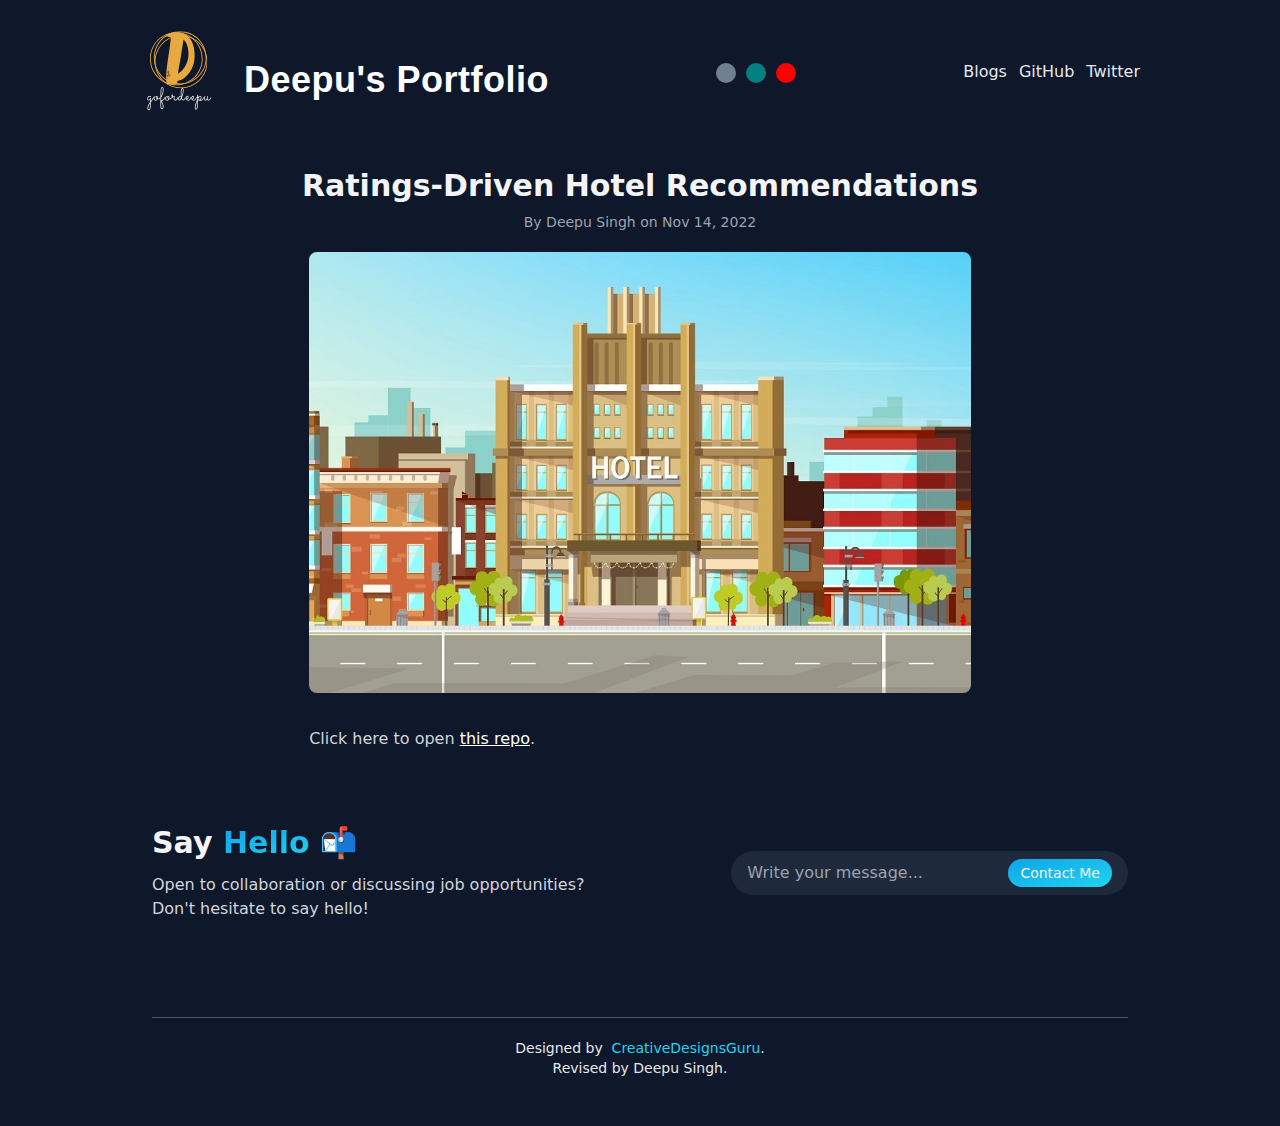
<file: posts/hotel-recommendation/index.html>
<!DOCTYPE html><html lang="en"><head><meta charset="UTF-8"><meta name="viewport" content="width=device-width, initial-scale=1.0"><title>Ratings-Driven Hotel Recommendations - Deepu&#39;s Portfolio</title><meta name="description" content="Engineered a Ratings-Driven Hotel Recommendation System using Python. Trained a model to predict and stored hotel recommendations based on user preferences and location, emphasizing higher ratings.The accompanying Flask app enables users to input a location, presenting a curated list of hotels with higher ratings for a personalized and enjoyable stay."><meta name="author" content="Deepu Singh"><link rel="alternate" type="application/rss+xml" href="/rss.xml"><link rel="icon" type="image/x-icon" href="/favicon.ico"><link rel="stylesheet" href="/astro/index.b933c683.css" /></head><body class="bg-slate-900 text-gray-100"><style>astro-island,astro-slot,astro-static-slot{display:contents}</style><script>(()=>{var e=async t=>{await(await t())()};(self.Astro||(self.Astro={})).load=e;window.dispatchEvent(new Event("astro:load"));})();;(()=>{var b=Object.defineProperty;var f=(c,o,i)=>o in c?b(c,o,{enumerable:!0,configurable:!0,writable:!0,value:i}):c[o]=i;var l=(c,o,i)=>(f(c,typeof o!="symbol"?o+"":o,i),i);var p;{let c={0:t=>m(t),1:t=>i(t),2:t=>new RegExp(t),3:t=>new Date(t),4:t=>new Map(i(t)),5:t=>new Set(i(t)),6:t=>BigInt(t),7:t=>new URL(t),8:t=>new Uint8Array(t),9:t=>new Uint16Array(t),10:t=>new Uint32Array(t)},o=t=>{let[e,r]=t;return e in c?c[e](r):void 0},i=t=>t.map(o),m=t=>typeof t!="object"||t===null?t:Object.fromEntries(Object.entries(t).map(([e,r])=>[e,o(r)]));customElements.get("astro-island")||customElements.define("astro-island",(p=class extends HTMLElement{constructor(){super(...arguments);l(this,"Component");l(this,"hydrator");l(this,"hydrate",async()=>{var d;if(!this.hydrator||!this.isConnected)return;let e=(d=this.parentElement)==null?void 0:d.closest("astro-island[ssr]");if(e){e.addEventListener("astro:hydrate",this.hydrate,{once:!0});return}let r=this.querySelectorAll("astro-slot"),a={},h=this.querySelectorAll("template[data-astro-template]");for(let n of h){let s=n.closest(this.tagName);s!=null&&s.isSameNode(this)&&(a[n.getAttribute("data-astro-template")||"default"]=n.innerHTML,n.remove())}for(let n of r){let s=n.closest(this.tagName);s!=null&&s.isSameNode(this)&&(a[n.getAttribute("name")||"default"]=n.innerHTML)}let u;try{u=this.hasAttribute("props")?m(JSON.parse(this.getAttribute("props"))):{}}catch(n){let s=this.getAttribute("component-url")||"<unknown>",y=this.getAttribute("component-export");throw y&&(s+=` (export ${y})`),console.error(`[hydrate] Error parsing props for component ${s}`,this.getAttribute("props"),n),n}await this.hydrator(this)(this.Component,u,a,{client:this.getAttribute("client")}),this.removeAttribute("ssr"),this.dispatchEvent(new CustomEvent("astro:hydrate"))});l(this,"unmount",()=>{this.isConnected||this.dispatchEvent(new CustomEvent("astro:unmount"))})}disconnectedCallback(){document.removeEventListener("astro:after-swap",this.unmount),document.addEventListener("astro:after-swap",this.unmount,{once:!0})}connectedCallback(){if(!this.hasAttribute("await-children")||document.readyState==="interactive"||document.readyState==="complete")this.childrenConnectedCallback();else{let e=()=>{document.removeEventListener("DOMContentLoaded",e),r.disconnect(),this.childrenConnectedCallback()},r=new MutationObserver(()=>{var a;((a=this.lastChild)==null?void 0:a.nodeType)===Node.COMMENT_NODE&&this.lastChild.nodeValue==="astro:end"&&(this.lastChild.remove(),e())});r.observe(this,{childList:!0}),document.addEventListener("DOMContentLoaded",e)}}async childrenConnectedCallback(){let e=this.getAttribute("before-hydration-url");e&&await import(e),this.start()}start(){let e=JSON.parse(this.getAttribute("opts")),r=this.getAttribute("client");if(Astro[r]===void 0){window.addEventListener(`astro:${r}`,()=>this.start(),{once:!0});return}Astro[r](async()=>{let a=this.getAttribute("renderer-url"),[h,{default:u}]=await Promise.all([import(this.getAttribute("component-url")),a?import(a):()=>()=>{}]),d=this.getAttribute("component-export")||"default";if(!d.includes("."))this.Component=h[d];else{this.Component=h;for(let n of d.split("."))this.Component=this.Component[n]}return this.hydrator=u,this.hydrate},e,this)}attributeChangedCallback(){this.hydrate()}},l(p,"observedAttributes",["props"]),p))}})();</script><astro-island uid="Z1l6BNx" prefix="r1" component-url="/astro/Navbar.f9d4d878.js" component-export="Navbar" renderer-url="/astro/client.bb1cf6b8.js" props="{}" ssr="" client="load" opts="{&quot;name&quot;:&quot;Navbar&quot;,&quot;value&quot;:true}" await-children=""><div class="mx-auto max-w-screen-lg px-3 py-6"><div class="flex flex-col gap-y-3 sm:flex-row sm:items-center sm:justify-between"><a href="/" style="display:flex;align-items:center"><div class="flex items-center bg-gradient-to-br from-sky-500 to-cyan-400 bg-clip-text text-xl font-bold text-transparent"><svg xmlns="http://www.w3.org/2000/svg" class="mr-2 h-24 w-24" viewBox="0 0 18 18" version="1.1"><g transform="matrix(1,0,0,1,1.3263121672244171,11.820892643506255)"><g><path d=" M 0.6834960937500001 2.6587998046875008 Q 1.0047392578125 2.2401584472656255 1.129477294921875 1.9633425292968756 Q 1.1380209960937502 1.9445463867187507 1.1525452880859375 1.9351483154296882 Q 1.167069580078125 1.9257502441406258 1.1858657226562501 1.9257502441406258 Q 1.2149143066406252 1.9257502441406258 1.23371044921875 1.9454007568359382 Q 1.2525065917968752 1.9650512695312508 1.2525065917968752 1.9906823730468757 Q 1.2525065917968752 2.0026435546875008 1.24738037109375 2.014604736328126 Q 1.17219580078125 2.185478759765626 1.033787841796875 2.395653808593751 Q 0.8953798828125 2.605828857421876 0.6834960937500001 2.870683593750001 Q 0.6834960937500001 2.978334228515626 0.685204833984375 3.0859848632812508 Q 0.6869135742187501 3.1936354980468757 0.6869135742187501 3.321791015625001 Q 0.6869135742187501 3.449946533203126 0.6809329833984376 3.5755389404296887 Q 0.674952392578125 3.7011313476562506 0.65957373046875 3.8147625732421884 Q 0.644195068359375 3.928393798828126 0.6177095947265625 4.024937622070313 Q 0.59122412109375 4.121481445312501 0.5493599853515625 4.1923941650390635 Q 0.507495849609375 4.263306884765626 0.44854431152343754 4.303462280273438 Q 0.38959277343750004 4.343617675781251 0.30928198242187505 4.343617675781251 Q 0.19479638671875002 4.343617675781251 0.13328173828125 4.256471923828126 Q 0.07176708984375 4.169326171875001 0.07176708984375 4.0087045898437506 Q 0.07176708984375 3.923267578125001 0.0880001220703125 3.8233062744140636 Q 0.104233154296875 3.723344970703126 0.134990478515625 3.617403076171876 Q 0.165747802734375 3.511461181640626 0.2093206787109375 3.4029561767578134 Q 0.2528935546875 3.294451171875001 0.30586450195312503 3.191926757812501 Q 0.35883544921875005 3.0894023437500007 0.4212044677734375 2.9954216308593757 Q 0.483573486328125 2.901440917968751 0.5536318359375001 2.824547607421876 Q 0.555340576171875 2.7049357910156258 0.5561949462890625 2.5870327148437506 Q 0.55704931640625 2.469129638671876 0.560466796875 2.3700227050781257 Q 0.50920458984375 2.4349548339843756 0.4382918701171875 2.472547119140626 Q 0.367379150390625 2.5101394042968757 0.29732080078125 2.5101394042968757 Q 0.23751489257812503 2.5101394042968757 0.18881579589843753 2.4870714111328134 Q 0.14011669921875 2.4640034179687507 0.10594189453125001 2.422139282226563 Q 0.07176708984375 2.380275146484376 0.052970947265625005 2.3238867187500007 Q 0.034174804687500004 2.2674982910156256 0.034174804687500004 2.2008574218750008 Q 0.034174804687500004 2.0675756835937507 0.0794564208984375 1.9659056396484382 Q 0.124738037109375 1.8642355957031258 0.19479638671875002 1.7958859863281256 Q 0.264854736328125 1.7275363769531258 0.34943737792968754 1.6933615722656257 Q 0.43402001953125 1.6591867675781256 0.5126220703125001 1.6591867675781256 Q 0.5655930175781251 1.6591867675781256 0.610020263671875 1.6728566894531256 Q 0.654447509765625 1.6865266113281256 0.6860592041015625 1.7036140136718756 Q 0.7176708984375001 1.7207014160156255 0.73475830078125 1.7360800781250005 Q 0.7518457031250001 1.7514587402343755 0.753554443359375 1.7531674804687507 Q 0.7723505859375001 1.7736723632812508 0.7723505859375001 1.7993034667968757 Q 0.7723505859375001 1.8249345703125006 0.753554443359375 1.8445850830078132 Q 0.73475830078125 1.8642355957031258 0.709127197265625 1.8642355957031258 Q 0.685204833984375 1.8642355957031258 0.6629912109375 1.8454394531250007 Q 0.65615625 1.8403132324218756 0.6450494384765626 1.8309151611328132 Q 0.6339426269531251 1.8215170898437507 0.6160008544921876 1.8112646484375006 Q 0.59805908203125 1.8010122070312509 0.5732823486328126 1.7941772460937506 Q 0.548505615234375 1.7873422851562508 0.514330810546875 1.7873422851562508 Q 0.463068603515625 1.7873422851562508 0.401553955078125 1.810410278320313 Q 0.34003930664062504 1.8334782714843758 0.287068359375 1.8830317382812507 Q 0.234097412109375 1.9325852050781256 0.1982138671875 2.010332885742188 Q 0.16233032226562502 2.0880805664062505 0.16233032226562502 2.197439941406251 Q 0.16233032226562502 2.2794594726562507 0.1982138671875 2.329867309570313 Q 0.234097412109375 2.380275146484376 0.30928198242187505 2.380275146484376 Q 0.34516552734375 2.380275146484376 0.38532092285156255 2.3597702636718756 Q 0.42547631835937505 2.3392653808593757 0.463068603515625 2.2965468750000007 Q 0.5006608886718751 2.2538283691406256 0.5288551025390625 2.1888962402343757 Q 0.55704931640625 2.123964111328126 0.5690104980468751 2.0351096191406257 Q 0.572427978515625 2.011187255859376 0.59122412109375 1.9949542236328133 Q 0.610020263671875 1.9787211914062506 0.6356513671875 1.9787211914062506 Q 0.6646999511718751 1.9787211914062506 0.6809329833984376 1.9992260742187506 Q 0.697166015625 2.0197309570312507 0.697166015625 2.045362060546876 Q 0.697166015625 2.047070800781251 0.6954572753906251 2.097478637695313 Q 0.69374853515625 2.1478864746093755 0.6920397949218751 2.2316147460937508 Q 0.6903310546875 2.3153430175781256 0.6877679443359376 2.4255567626953134 Q 0.685204833984375 2.535770507812501 0.6834960937500001 2.6587998046875008 M 0.5536318359375001 3.0330139160156255 Q 0.47332104492187504 3.144082031250001 0.40838891601562505 3.2748006591796885 Q 0.34345678710937505 3.405519287109376 0.29732080078125 3.538801025390626 Q 0.251184814453125 3.6720827636718756 0.22640808105468752 3.7976751708984384 Q 0.20163134765625002 3.923267578125001 0.20163134765625002 4.022374511718751 Q 0.20163134765625002 4.085597900390626 0.21273815917968752 4.123190185546876 Q 0.223844970703125 4.160782470703126 0.2400780029296875 4.181287353515626 Q 0.25631103515625003 4.201792236328126 0.2759615478515625 4.208627197265626 Q 0.295612060546875 4.215462158203126 0.312699462890625 4.215462158203126 Q 0.36567041015625 4.215462158203126 0.40497143554687504 4.172743652343751 Q 0.44427246093750006 4.130025146484376 0.47161230468750004 4.059112426757814 Q 0.4989521484375 3.988199707031251 0.5160395507812501 3.895927734375001 Q 0.533126953125 3.8036557617187507 0.541670654296875 3.7054031982421884 Q 0.5502143554687501 3.6071506347656257 0.5536318359375001 3.509752441406251 Q 0.55704931640625 3.412354248046876 0.55704931640625 3.3303347167968758 Q 0.55704931640625 3.2568588867187507 0.55704931640625 3.1833830566406256 Q 0.55704931640625 3.109907226562501 0.5536318359375001 3.0330139160156255 M 2.052197021484375 2.303381835937501 Q 2.009478515625 2.303381835937501 1.9770124511718752 2.2965468750000007 Q 1.9513813476562503 2.347809082031251 1.9154978027343752 2.391381958007813 Q 1.8796142578125004 2.4349548339843756 1.8326239013671877 2.4674208984375006 Q 1.7856335449218752 2.499886962890626 1.7275363769531253 2.518683105468751 Q 1.6694392089843753 2.5374792480468757 1.6010895996093752 2.5374792480468757 Q 1.5207788085937501 2.5374792480468757 1.4541379394531253 2.509285034179688 Q 1.3874970703125002 2.4810908203125006 1.3379436035156251 2.4306829833984382 Q 1.2883901367187502 2.380275146484376 1.2610502929687502 2.3093624267578132 Q 1.23371044921875 2.2384497070312506 1.23371044921875 2.153012695312501 Q 1.23371044921875 2.043653320312501 1.2730114746093752 1.962488159179688 Q 1.3123125000000002 1.8813229980468757 1.3635747070312503 1.827497680664063 Q 1.4148369140625001 1.7736723632812508 1.4660991210937502 1.7471868896484382 Q 1.5173613281250002 1.7207014160156255 1.5429924316406252 1.7207014160156255 Q 1.5720410156250002 1.7207014160156255 1.5865653076171877 1.7360800781250005 Q 1.6010895996093752 1.7514587402343755 1.6010895996093752 1.7770898437500007 Q 1.6010895996093752 1.8061384277343757 1.5831478271484376 1.8206627197265632 Q 1.5652060546875002 1.8351870117187508 1.5378662109375 1.8488569335937508 Q 1.5105263671875002 1.8625268554687509 1.4797690429687502 1.887303588867188 Q 1.4490117187500002 1.9120803222656257 1.4225262451171876 1.9496726074218758 Q 1.3960407714843752 1.9872648925781258 1.3789533691406253 2.0385270996093756 Q 1.361865966796875 2.089789306640626 1.361865966796875 2.153012695312501 Q 1.361865966796875 2.2094011230468755 1.3789533691406253 2.2581002197265634 Q 1.3960407714843752 2.306799316406251 1.4285068359375002 2.341828491210938 Q 1.460972900390625 2.3768576660156255 1.5054001464843751 2.3965081787109384 Q 1.5498273925781252 2.4161586914062507 1.6045070800781251 2.4161586914062507 Q 1.7019052734375002 2.4161586914062507 1.7659830322265626 2.370877075195313 Q 1.8300607910156252 2.3255954589843757 1.8642355957031254 2.255537109375001 Q 1.7634199218750002 2.2025661621093757 1.6984877929687503 2.105167968750001 Q 1.6335556640625002 2.0077697753906256 1.6335556640625002 1.8864492187500006 Q 1.6335556640625002 1.7890510253906258 1.6805460205078127 1.7275363769531258 Q 1.7275363769531253 1.6660217285156258 1.8044296875000003 1.6660217285156258 Q 1.8505656738281253 1.6660217285156258 1.8915754394531252 1.6882353515625006 Q 1.9325852050781251 1.7104489746093758 1.9641968994140626 1.7582937011718758 Q 1.99580859375 1.8061384277343757 2.014604736328125 1.8813229980468757 Q 2.0334008789062503 1.9565075683593758 2.0334008789062503 2.060740722656251 Q 2.0334008789062503 2.1154204101562506 2.0197309570312503 2.1752263183593756 Q 2.0299833984375004 2.1769350585937506 2.04023583984375 2.1769350585937506 Q 2.0504882812500003 2.1769350585937506 2.0624494628906254 2.1769350585937506 Q 2.1205466308593754 2.1769350585937506 2.1666826171875 2.163265136718751 Q 2.2128186035156254 2.1495952148437505 2.250410888671875 2.122255371093751 Q 2.288003173828125 2.0949155273437507 2.317906127929688 2.0521970214843757 Q 2.34780908203125 2.0094785156250006 2.37514892578125 1.9530900878906257 Q 2.380275146484375 1.9428376464843757 2.3973625488281254 1.933439575195313 Q 2.4144499511718753 1.9240415039062508 2.4315373535156253 1.9240415039062508 Q 2.4537509765625005 1.9240415039062508 2.473401489257813 1.9419832763671883 Q 2.4930520019531253 1.9599250488281257 2.4930520019531253 1.9889736328125007 Q 2.4930520019531253 2.0026435546875008 2.4862170410156255 2.0188765869140632 Q 2.479382080078125 2.0351096191406257 2.472547119140625 2.0487795410156258 Q 2.4434985351562504 2.1000417480468756 2.4050518798828127 2.147032104492188 Q 2.3666052246093754 2.194022460937501 2.314488647460938 2.2290516357421883 Q 2.2623720703125003 2.2640808105468757 2.19743994140625 2.2845856933593756 Q 2.1325078125 2.305090576171876 2.052197021484375 2.303381835937501 M 1.7600024414062503 1.8727792968750006 Q 1.7600024414062503 1.9052453613281257 1.7685461425781253 1.9411289062500008 Q 1.7770898437500002 1.9770124511718756 1.7950316162109377 2.012041625976563 Q 1.812973388671875 2.047070800781251 1.8394588623046877 2.0786824951171883 Q 1.8659443359375003 2.1102941894531257 1.9018278808593752 2.1325078125000005 Q 1.9069541015625002 2.0966242675781257 1.9069541015625002 2.062449462890626 Q 1.9069541015625002 2.016313476562501 1.9001191406250002 1.9684687500000009 Q 1.8932841796875002 1.9206240234375007 1.8804686279296878 1.8804686279296883 Q 1.8676530761718753 1.8403132324218756 1.8488569335937504 1.8155364990234382 Q 1.8300607910156252 1.7907597656250007 1.8044296875000003 1.7907597656250007 Q 1.7941772460937502 1.7907597656250007 1.7770898437500002 1.8061384277343757 Q 1.7600024414062503 1.8215170898437507 1.7600024414062503 1.8727792968750006 M 2.638294921875 2.5750715332031255 Q 2.76474169921875 2.518683105468751 2.8681204833984375 2.4452072753906258 Q 2.971499267578125 2.3717314453125007 3.0526644287109375 2.2905662841796883 Q 3.1338295898437503 2.2094011230468755 3.1910723876953124 2.1248184814453133 Q 3.248315185546875 2.0402358398437506 3.282489990234375 1.9633425292968756 Q 3.29786865234375 1.9257502441406258 3.340587158203125 1.9257502441406258 Q 3.3696357421875 1.9257502441406258 3.3875775146484375 1.9454007568359382 Q 3.4055192871093753 1.9650512695312508 3.4055192871093753 1.9889736328125007 Q 3.4055192871093753 2.0026435546875008 3.40039306640625 2.014604736328126 Q 3.3628007812500003 2.0983330078125007 3.30470361328125 2.188041870117188 Q 3.2466064453125 2.2777507324218758 3.1637325439453123 2.3640421142578134 Q 3.080858642578125 2.4503334960937506 2.96979052734375 2.530644287109376 Q 2.8587224121093753 2.610955078125001 2.715188232421875 2.6775959472656257 Q 2.807460205078125 2.773285400390626 2.8758098144531252 2.890334106445313 Q 2.944159423828125 3.007382812500001 2.9894410400390625 3.1338295898437507 Q 3.03472265625 3.260276367187501 3.0577906494140628 3.3892862548828133 Q 3.080858642578125 3.5182961425781256 3.080858642578125 3.6361992187500007 Q 3.080858642578125 3.743849853515626 3.0612081298828127 3.838684936523438 Q 3.0415576171875003 3.933520019531251 3.0031109619140626 4.003578369140626 Q 2.964664306640625 4.07363671875 2.909984619140625 4.113792114257813 Q 2.855304931640625 4.153947509765626 2.78524658203125 4.153947509765626 Q 2.68272216796875 4.153947509765626 2.626333740234375 4.077908569335938 Q 2.5699453125000002 4.001869628906251 2.5434598388671876 3.867733520507813 Q 2.516974365234375 3.7335974121093756 2.5127025146484376 3.5516165771484385 Q 2.5084306640625 3.369635742187501 2.5084306640625 3.156043212890626 Q 2.5084306640625 3.050101318359376 2.5084306640625 2.9091302490234385 Q 2.5084306640625 2.7681591796875007 2.5092850341796877 2.6066832275390635 Q 2.510139404296875 2.4452072753906258 2.5109937744140627 2.268352661132813 Q 2.51184814453125 2.091498046875001 2.513556884765625 1.9137890625000007 Q 2.515265625 1.7360800781250005 2.516974365234375 1.5643516845703132 Q 2.51868310546875 1.3926232910156258 2.5221005859375 1.2388366699218756 Q 2.527226806640625 0.9449333496093757 2.54260546875 0.7142534179687505 Q 2.557984130859375 0.4835734863281256 2.592158935546875 0.32466064453125076 Q 2.626333740234375 0.1657478027343755 2.6852852783203125 0.0828739013671882 Q 2.74423681640625 4.440892098500626e-16 2.834800048828125 4.440892098500626e-16 Q 2.906567138671875 4.440892098500626e-16 2.95612060546875 0.04015539550781311 Q 3.005674072265625 0.08031079101562577 3.036431396484375 0.14780603027343808 Q 3.067188720703125 0.2153012695312504 3.080858642578125 0.3058645019531254 Q 3.094528564453125 0.39642773437500045 3.094528564453125 0.4955346679687507 Q 3.094528564453125 0.7040009765625006 3.0586450195312502 0.8987973632812507 Q 3.022761474609375 1.0935937500000006 2.961246826171875 1.2764289550781256 Q 2.899732177734375 1.4592641601562506 2.8168582763671877 1.6335556640625006 Q 2.733984375 1.8078471679687507 2.640003662109375 1.9770124511718756 Q 2.640003662109375 2.047070800781251 2.640003662109375 2.128235961914063 Q 2.640003662109375 2.2094011230468755 2.640003662109375 2.2905662841796883 Q 2.640003662109375 2.3717314453125007 2.6391492919921875 2.4460616455078132 Q 2.638294921875 2.520391845703126 2.638294921875 2.5750715332031255 M 2.643421142578125 1.7138664550781257 Q 2.7134794921875 1.5822934570312506 2.7724310302734376 1.436196166992188 Q 2.831382568359375 1.2900988769531256 2.87410107421875 1.1346035156250007 Q 2.916819580078125 0.9791081542968756 2.940741943359375 0.8167778320312507 Q 2.964664306640625 0.6544475097656257 2.964664306640625 0.4904084472656254 Q 2.964664306640625 0.40838891601562555 2.9569749755859376 0.3417480468750007 Q 2.9492856445312503 0.27510717773437543 2.9330526123046874 0.22811682128906297 Q 2.916819580078125 0.1811264648437505 2.8920428466796877 0.15464099121093788 Q 2.86726611328125 0.1281555175781257 2.834800048828125 0.1281555175781257 Q 2.800625244140625 0.1281555175781257 2.774994140625 0.1691652832031254 Q 2.749363037109375 0.21017504882812554 2.73056689453125 0.2785246582031258 Q 2.711770751953125 0.34687426757812556 2.6989552001953125 0.43572875976562564 Q 2.6861396484375 0.5245832519531255 2.677595947265625 0.6211270751953131 Q 2.66905224609375 0.7176708984375006 2.663926025390625 0.8142147216796882 Q 2.6587998046875 0.9107585449218756 2.6562366943359375 0.9953411865234381 Q 2.653673583984375 1.0799238281250005 2.6528192138671876 1.1448559570312506 Q 2.65196484375 1.2097880859375008 2.65196484375 1.2422541503906257 Q 2.650256103515625 1.3106037597656257 2.6494017333984377 1.3635747070312507 Q 2.64854736328125 1.4165456542968757 2.6468386230468752 1.4678078613281256 Q 2.6451298828125003 1.5190700683593756 2.6442755126953124 1.5771672363281257 Q 2.643421142578125 1.6352644042968758 2.643421142578125 1.7138664550781257 M 2.638294921875 2.7852465820312506 Q 2.638294921875 2.8928972167968756 2.6374405517578126 2.986023559570313 Q 2.636586181640625 3.079149902343751 2.636586181640625 3.156043212890626 Q 2.636586181640625 3.3149560546875008 2.638294921875 3.4704514160156257 Q 2.640003662109375 3.625946777343751 2.6545279541015625 3.749830444335938 Q 2.66905224609375 3.873714111328126 2.6989552001953125 3.9497530517578134 Q 2.728858154296875 4.025791992187501 2.78524658203125 4.025791992187501 Q 2.8365087890625 4.025791992187501 2.868974853515625 3.979656005859376 Q 2.90144091796875 3.933520019531251 2.9193826904296873 3.870296630859376 Q 2.937324462890625 3.807073242187501 2.944159423828125 3.7412867431640633 Q 2.9509943847656253 3.675500244140626 2.9509943847656253 3.634490478515626 Q 2.9509943847656253 3.530257324218751 2.9313438720703124 3.415771728515626 Q 2.911693359375 3.3012861328125007 2.8715379638671874 3.1893636474609384 Q 2.831382568359375 3.077441162109376 2.773285400390625 2.973208007812501 Q 2.715188232421875 2.868974853515626 2.638294921875 2.7852465820312506 M 4.205209716796875 2.303381835937501 Q 4.1624912109375005 2.303381835937501 4.130025146484375 2.2965468750000007 Q 4.10439404296875 2.347809082031251 4.068510498046875 2.391381958007813 Q 4.032626953125 2.4349548339843756 3.9856365966796874 2.4674208984375006 Q 3.938646240234375 2.499886962890626 3.8805490722656253 2.518683105468751 Q 3.822451904296875 2.5374792480468757 3.754102294921875 2.5374792480468757 Q 3.67379150390625 2.5374792480468757 3.6071506347656253 2.509285034179688 Q 3.540509765625 2.4810908203125006 3.490956298828125 2.4306829833984382 Q 3.44140283203125 2.380275146484376 3.41406298828125 2.3093624267578132 Q 3.38672314453125 2.2384497070312506 3.38672314453125 2.153012695312501 Q 3.38672314453125 2.043653320312501 3.426024169921875 1.962488159179688 Q 3.4653251953125 1.8813229980468757 3.5165874023437502 1.827497680664063 Q 3.567849609375 1.7736723632812508 3.6191118164062503 1.7471868896484382 Q 3.6703740234375 1.7207014160156255 3.6960051269531253 1.7207014160156255 Q 3.7250537109375 1.7207014160156255 3.7395780029296875 1.7360800781250005 Q 3.754102294921875 1.7514587402343755 3.754102294921875 1.7770898437500007 Q 3.754102294921875 1.8061384277343757 3.7361605224609375 1.8206627197265632 Q 3.71821875 1.8351870117187508 3.69087890625 1.8488569335937508 Q 3.6635390625 1.8625268554687509 3.63278173828125 1.887303588867188 Q 3.6020244140625 1.9120803222656257 3.575538940429688 1.9496726074218758 Q 3.549053466796875 1.9872648925781258 3.531966064453125 2.0385270996093756 Q 3.5148786621093753 2.089789306640626 3.5148786621093753 2.153012695312501 Q 3.5148786621093753 2.2094011230468755 3.531966064453125 2.2581002197265634 Q 3.549053466796875 2.306799316406251 3.58151953125 2.341828491210938 Q 3.613985595703125 2.3768576660156255 3.658412841796875 2.3965081787109384 Q 3.702840087890625 2.4161586914062507 3.7575197753906253 2.4161586914062507 Q 3.85491796875 2.4161586914062507 3.9189957275390626 2.370877075195313 Q 3.9830734863281254 2.3255954589843757 4.017248291015625 2.255537109375001 Q 3.9164326171875 2.2025661621093757 3.8515004882812502 2.105167968750001 Q 3.786568359375 2.0077697753906256 3.786568359375 1.8864492187500006 Q 3.786568359375 1.7890510253906258 3.833558715820313 1.7275363769531258 Q 3.8805490722656253 1.6660217285156258 3.9574423828125003 1.6660217285156258 Q 4.003578369140625 1.6660217285156258 4.044588134765625 1.6882353515625006 Q 4.085597900390625 1.7104489746093758 4.117209594726563 1.7582937011718758 Q 4.1488212890625 1.8061384277343757 4.167617431640625 1.8813229980468757 Q 4.18641357421875 1.9565075683593758 4.18641357421875 2.060740722656251 Q 4.18641357421875 2.1154204101562506 4.17274365234375 2.1752263183593756 Q 4.18299609375 2.1769350585937506 4.1932485351562505 2.1769350585937506 Q 4.2035009765625 2.1769350585937506 4.215462158203125 2.1769350585937506 Q 4.273559326171875 2.1769350585937506 4.3196953125 2.163265136718751 Q 4.365831298828125 2.1495952148437505 4.403423583984376 2.122255371093751 Q 4.441015869140625 2.0949155273437507 4.4709188232421875 2.0521970214843757 Q 4.50082177734375 2.0094785156250006 4.5281616210937505 1.9530900878906257 Q 4.533287841796875 1.9428376464843757 4.550375244140625 1.933439575195313 Q 4.567462646484375 1.9240415039062508 4.584550048828126 1.9240415039062508 Q 4.606763671875 1.9240415039062508 4.626414184570312 1.9419832763671883 Q 4.646064697265626 1.9599250488281257 4.646064697265626 1.9889736328125007 Q 4.646064697265626 2.0026435546875008 4.639229736328125 2.0188765869140632 Q 4.632394775390625 2.0351096191406257 4.625559814453125 2.0487795410156258 Q 4.59651123046875 2.1000417480468756 4.558064575195313 2.147032104492188 Q 4.519617919921875 2.194022460937501 4.467501342773438 2.2290516357421883 Q 4.415384765625 2.2640808105468757 4.35045263671875 2.2845856933593756 Q 4.2855205078125005 2.305090576171876 4.205209716796875 2.303381835937501 M 3.9130151367187502 1.8727792968750006 Q 3.9130151367187502 1.9052453613281257 3.9215588378906254 1.9411289062500008 Q 3.9301025390625 1.9770124511718756 3.9480443115234376 2.012041625976563 Q 3.965986083984375 2.047070800781251 3.9924715576171876 2.0786824951171883 Q 4.01895703125 2.1102941894531257 4.054840576171875 2.1325078125000005 Q 4.059966796875 2.0966242675781257 4.059966796875 2.062449462890626 Q 4.059966796875 2.016313476562501 4.0531318359375 1.9684687500000009 Q 4.046296875 1.9206240234375007 4.033481323242188 1.8804686279296883 Q 4.020665771484375 1.8403132324218756 4.00186962890625 1.8155364990234382 Q 3.9830734863281254 1.7907597656250007 3.9574423828125003 1.7907597656250007 Q 3.94718994140625 1.7907597656250007 3.9301025390625 1.8061384277343757 Q 3.9130151367187502 1.8215170898437507 3.9130151367187502 1.8727792968750006 M 4.837443603515625 1.7890510253906258 Q 4.830608642578126 1.8351870117187508 4.820356201171875 1.8753424072265632 Q 4.810103759765625 1.9154978027343756 4.800705688476563 1.9454007568359382 Q 4.791307617187501 1.9753037109375007 4.78447265625 1.9940998535156258 Q 4.7776376953125 2.012895996093751 4.775928955078125 2.014604736328126 Q 4.758841552734375 2.0539057617187506 4.716123046875 2.0539057617187506 Q 4.69220068359375 2.0539057617187506 4.671695800781251 2.035963989257813 Q 4.6511909179687505 2.0180222167968758 4.6511909179687505 1.9906823730468757 Q 4.6511909179687505 1.9804299316406258 4.6546083984375 1.9753037109375007 Q 4.65802587890625 1.9701774902343758 4.66486083984375 1.9547988281250008 Q 4.671695800781251 1.9394201660156258 4.6819482421875005 1.9035366210937505 Q 4.69220068359375 1.8676530761718757 4.707579345703126 1.7924685058593757 Q 4.678530761718751 1.7924685058593757 4.647773437500001 1.7907597656250007 Q 4.617016113281251 1.7890510253906258 4.5905306396484375 1.7787985839843756 Q 4.564045166015625 1.7685461425781257 4.546957763671875 1.7463325195312507 Q 4.5298703613281255 1.7241188964843757 4.5298703613281255 1.6848178710937507 Q 4.5298703613281255 1.6557692871093757 4.546103393554688 1.6062158203125008 Q 4.56233642578125 1.5566623535156257 4.5896762695312505 1.5088176269531257 Q 4.617016113281251 1.4609729003906258 4.6511909179687505 1.4259437255859382 Q 4.68536572265625 1.3909145507812506 4.71954052734375 1.3909145507812506 Q 4.758841552734375 1.3909145507812506 4.783618286132813 1.4199631347656256 Q 4.80839501953125 1.4490117187500007 4.822064941406251 1.490875854492188 Q 4.8357348632812505 1.5327399902343757 4.841715454101563 1.5788759765625007 Q 4.847696044921875 1.6250119628906257 4.847696044921875 1.6591867675781256 Q 4.87674462890625 1.6591867675781256 4.904938842773438 1.658332397460938 Q 4.933133056640625 1.6574780273437506 4.95876416015625 1.6574780273437506 Q 5.056162353515625 1.6574780273437506 5.1074245605468755 1.7001965332031257 Q 5.158686767578126 1.7429150390625008 5.158686767578126 1.8403132324218756 Q 5.158686767578126 1.8796142578125008 5.153560546875 1.9223327636718757 Q 5.148434326171875 1.9650512695312508 5.141599365234375 2.010332885742188 Q 5.134764404296876 2.0556145019531256 5.129638183593751 2.1000417480468756 Q 5.124511962890626 2.1444689941406256 5.124511962890626 2.1871875000000007 Q 5.124511962890626 2.2487021484375007 5.141599365234375 2.2888575439453134 Q 5.158686767578126 2.3290129394531256 5.18431787109375 2.352935302734376 Q 5.209948974609375 2.3768576660156255 5.23899755859375 2.386255737304688 Q 5.268046142578125 2.395653808593751 5.2919685058593755 2.395653808593751 Q 5.3654443359375 2.395653808593751 5.43037646484375 2.347809082031251 Q 5.495308593750001 2.2999643554687506 5.54998828125 2.2324691162109382 Q 5.60466796875 2.164973876953126 5.648240844726563 2.089789306640626 Q 5.691813720703125 2.014604736328126 5.7208623046875005 1.9582163085937507 Q 5.729406005859375 1.9428376464843757 5.744784667968751 1.9342939453125008 Q 5.760163330078125 1.9257502441406258 5.777250732421876 1.9257502441406258 Q 5.808008056640626 1.9257502441406258 5.825095458984375 1.9454007568359382 Q 5.8421828613281255 1.9650512695312508 5.8421828613281255 1.9889736328125007 Q 5.8421828613281255 2.0060610351562507 5.835347900390626 2.0197309570312507 Q 5.796046875 2.089789306640626 5.743930297851563 2.177789428710938 Q 5.691813720703125 2.2657895507812507 5.625172851562501 2.3426828613281256 Q 5.558531982421876 2.4195761718750006 5.4756580810546875 2.472547119140626 Q 5.3927841796875 2.5255180664062507 5.2936772460937505 2.5255180664062507 Q 5.2321625976562505 2.5255180664062507 5.17748291015625 2.5024500732421884 Q 5.12280322265625 2.4793820800781257 5.082647827148438 2.435809204101563 Q 5.042492431640626 2.3922363281250005 5.0185700683593755 2.328158569335938 Q 4.994647705078125 2.2640808105468757 4.994647705078125 2.183770019531251 Q 4.994647705078125 2.0983330078125007 5.011735107421876 2.0137503662109384 Q 5.028822509765625 1.9291677246093757 5.028822509765625 1.8522744140625007 Q 5.028822509765625 1.8198083496093758 5.014298217773438 1.8035753173828133 Q 4.99977392578125 1.7873422851562508 4.950220458984376 1.7873422851562508 Q 4.9262980957031255 1.7873422851562508 4.898103881835938 1.7873422851562508 Q 4.86990966796875 1.7873422851562508 4.837443603515625 1.7890510253906258 M 4.7229580078125 1.6626042480468757 Q 4.7229580078125 1.6506430664062508 4.722103637695313 1.6309925537109382 Q 4.721249267578125 1.6113420410156256 4.718686157226563 1.5925458984375007 Q 4.716123046875 1.5737497558593758 4.711851196289063 1.5600798339843758 Q 4.707579345703126 1.5464099121093757 4.702453125000001 1.5464099121093757 Q 4.697326904296875 1.5464099121093757 4.689637573242188 1.5592254638671883 Q 4.6819482421875005 1.5720410156250006 4.673404541015626 1.5899827880859383 Q 4.66486083984375 1.6079245605468757 4.65802587890625 1.6284294433593756 Q 4.6511909179687505 1.6489343261718759 4.647773437500001 1.6626042480468757 L 4.7229580078125 1.6626042480468757 M 6.51713525390625 1.9940998535156258 Q 6.600863525390626 2.3888188476562506 6.7597763671875 2.3888188476562506 Q 6.821291015625 2.3888188476562506 6.8776794433593755 2.343537231445313 Q 6.934067871093751 2.2982556152343756 6.982766967773438 2.2324691162109382 Q 7.0314660644531255 2.166682617187501 7.069058349609375 2.093206787109376 Q 7.106650634765625 2.0197309570312507 7.130572998046875 1.9650512695312508 Q 7.147660400390626 1.9240415039062508 7.19037890625 1.9240415039062508 Q 7.21771875 1.9240415039062508 7.236514892578125 1.9445463867187507 Q 7.25531103515625 1.9650512695312508 7.25531103515625 1.9889736328125007 Q 7.25531103515625 2.0026435546875008 7.250184814453125 2.012895996093751 Q 7.238223632812501 2.041944580078126 7.2151556396484375 2.0906436767578134 Q 7.192087646484375 2.139342773437501 7.158767211914062 2.194876831054688 Q 7.12544677734375 2.2504108886718757 7.08443701171875 2.3085080566406257 Q 7.04342724609375 2.366605224609376 6.993873779296875 2.412741210937501 Q 6.9443203125 2.458877197265626 6.888786254882813 2.4887801513671883 Q 6.833252197265625 2.518683105468751 6.771737548828125 2.518683105468751 Q 6.657251953125 2.518683105468751 6.5752324218750005 2.4392266845703134 Q 6.493212890625 2.3597702636718756 6.433406982421875 2.1769350585937506 Q 6.351387451171876 2.351226562500001 6.2676591796875005 2.4298286132812508 Q 6.183930908203125 2.5084306640625007 6.0865327148437505 2.5084306640625007 Q 6.0352705078125 2.5084306640625007 5.98742578125 2.4921976318359382 Q 5.9395810546875 2.4759645996093758 5.9036975097656255 2.438372314453126 Q 5.867813964843751 2.4007800292968757 5.845600341796875 2.341828491210938 Q 5.82338671875 2.2828769531250006 5.82338671875 2.197439941406251 Q 5.82338671875 2.0795368652343758 5.864396484375 1.9804299316406258 Q 5.90540625 1.8813229980468757 5.97033837890625 1.810410278320313 Q 6.0352705078125 1.7394975585937507 6.114726928710938 1.7001965332031257 Q 6.194183349609375 1.6608955078125007 6.272785400390625 1.6608955078125007 Q 6.2984165039062505 1.6608955078125007 6.317212646484375 1.6788372802734381 Q 6.3360087890625 1.6967790527343758 6.3360087890625 1.7241188964843757 Q 6.3360087890625 1.7480412597656256 6.320630126953125 1.7668374023437508 Q 6.30525146484375 1.7856335449218756 6.279620361328125 1.7890510253906258 Q 6.228358154296875 1.7958859863281256 6.170260986328126 1.8215170898437507 Q 6.112163818359376 1.8471481933593759 6.063464721679688 1.8958472900390633 Q 6.014765625 1.9445463867187507 5.983153930664063 2.0197309570312507 Q 5.951542236328125 2.0949155273437507 5.951542236328125 2.199148681640626 Q 5.951542236328125 2.2845856933593756 5.986571411132813 2.332430419921876 Q 6.021600585937501 2.380275146484376 6.088241455078125 2.380275146484376 Q 6.1155812988281255 2.380275146484376 6.1463386230468755 2.3657508544921884 Q 6.1770959472656255 2.351226562500001 6.212125122070312 2.3085080566406257 Q 6.247154296875 2.2657895507812507 6.289018432617188 2.1871875000000007 Q 6.3308825683593755 2.108585449218751 6.382144775390625 1.9804299316406258 Q 6.35309619140625 1.8300607910156257 6.3291738281250005 1.6335556640625006 Q 6.30525146484375 1.4370505371093756 6.30525146484375 1.1944094238281258 Q 6.30525146484375 1.0884675292968757 6.31208642578125 0.973127563476563 Q 6.31892138671875 0.8577875976562506 6.334300048828125 0.7475738525390632 Q 6.3496787109375 0.6373601074218755 6.375309814453125 0.5382531738281255 Q 6.40094091796875 0.43914624023437554 6.437678833007813 0.3639616699218755 Q 6.474416748046876 0.2887770996093755 6.52397021484375 0.2452042236328129 Q 6.5735236816406255 0.2016313476562508 6.6367470703125 0.2016313476562508 Q 6.693135498046876 0.2016313476562508 6.7324365234375 0.23238867187500079 Q 6.771737548828125 0.2631459960937508 6.796514282226562 0.3178256835937505 Q 6.821291015625 0.3725053710937507 6.833252197265625 0.4493986816406257 Q 6.845213378906251 0.5262919921875007 6.845213378906251 0.6185639648437506 Q 6.845213378906251 0.8167778320312507 6.811038574218751 1.0149916992187507 Q 6.77686376953125 1.2132055664062507 6.7264559326171875 1.3943320312500007 Q 6.676048095703125 1.5754584960937508 6.61965966796875 1.7292451171875007 Q 6.563271240234375 1.8830317382812507 6.51713525390625 1.9940998535156258 M 6.717057861328126 0.6168552246093757 Q 6.717057861328126 0.5741367187500006 6.714494750976563 0.5245832519531255 Q 6.711931640625 0.4750297851562504 6.702533569335937 0.43145690917968826 Q 6.693135498046876 0.3878840332031257 6.6777568359375 0.35883544921875066 Q 6.662378173828126 0.3297868652343756 6.6367470703125 0.3297868652343756 Q 6.594028564453126 0.3297868652343756 6.557290649414063 0.40497143554687565 Q 6.520552734375 0.4801560058593757 6.493212890625 0.6023309326171882 Q 6.465873046875 0.7245058593750007 6.449640014648438 0.8791468505859381 Q 6.433406982421875 1.0337878417968756 6.433406982421875 1.1909919433593756 Q 6.433406982421875 1.3413610839843757 6.445368164062501 1.4917302246093755 Q 6.457329345703125 1.6420993652343756 6.4727080078125 1.7600024414062507 Q 6.522261474609375 1.6284294433593756 6.566688720703125 1.4891671142578131 Q 6.611115966796875 1.3499047851562507 6.644436401367188 1.2046618652343757 Q 6.6777568359375 1.0594189453125007 6.6974073486328125 0.911612915039063 Q 6.717057861328126 0.7638068847656256 6.717057861328126 0.6168552246093757 M 7.472321044921876 2.303381835937501 Q 7.508204589843751 2.352935302734376 7.564593017578126 2.3828382568359383 Q 7.620981445312501 2.412741210937501 7.703000976562501 2.412741210937501 Q 7.786729248046876 2.412741210937501 7.855078857421876 2.372585815429688 Q 7.923428466796876 2.332430419921876 7.97981689453125 2.2674982910156256 Q 8.036205322265626 2.2025661621093757 8.080632568359375 2.122255371093751 Q 8.125059814453126 2.041944580078126 8.160943359375 1.9616337890625006 Q 8.169487060546876 1.9428376464843757 8.184865722656252 1.933439575195313 Q 8.200244384765625 1.9240415039062508 8.21904052734375 1.9240415039062508 Q 8.248089111328126 1.9240415039062508 8.266030883789064 1.9445463867187507 Q 8.28397265625 1.9650512695312508 8.28397265625 1.9889736328125007 Q 8.28397265625 1.9975173339843757 8.282263916015626 2.0034979248046882 Q 8.28055517578125 2.0094785156250006 8.2771376953125 2.016313476562501 Q 8.159234619140626 2.276041992187501 8.019972290039064 2.407614990234376 Q 7.880709960937501 2.5391879882812507 7.704709716796875 2.5426054687500006 Q 7.591932861328126 2.5426054687500006 7.509913330078126 2.4990325927734385 Q 7.4278937988281255 2.455459716796876 7.374922851562501 2.386255737304688 Q 7.321951904296876 2.317051757812501 7.296320800781251 2.229906005859376 Q 7.270689697265626 2.1427602539062507 7.270689697265626 2.0556145019531256 Q 7.270689697265626 1.9684687500000009 7.292048950195313 1.8949929199218758 Q 7.313408203125001 1.8215170898437507 7.353563598632813 1.7668374023437508 Q 7.393718994140626 1.7121577148437508 7.449253051757814 1.6814003906250008 Q 7.504787109375001 1.6506430664062508 7.571427978515626 1.6506430664062508 Q 7.6107290039062505 1.6506430664062508 7.649175659179688 1.6668760986328133 Q 7.687622314453126 1.6831091308593757 7.718379638671876 1.7130120849609383 Q 7.749136962890626 1.7429150390625008 7.767933105468751 1.7856335449218756 Q 7.786729248046876 1.8283520507812507 7.786729248046876 1.8830317382812507 Q 7.786729248046876 1.9530900878906257 7.7628068847656255 2.014604736328126 Q 7.738884521484376 2.076119384765626 7.697020385742189 2.1290903320312506 Q 7.655156250000001 2.182061279296876 7.597059082031251 2.226488525390626 Q 7.538961914062501 2.2709157714843755 7.472321044921876 2.303381835937501 M 7.421058837890626 2.1923137207031256 Q 7.474029785156251 2.170100097656251 7.5176026611328135 2.135925292968751 Q 7.561175537109376 2.1017504882812506 7.591932861328126 2.060740722656251 Q 7.622690185546876 2.0197309570312507 7.6397775878906256 1.9744493408203132 Q 7.656864990234376 1.9291677246093757 7.656864990234376 1.8830317382812507 Q 7.656864990234376 1.8317695312500009 7.631233886718751 1.8052840576171882 Q 7.605602783203126 1.7787985839843756 7.571427978515626 1.7787985839843756 Q 7.525291992187501 1.7787985839843756 7.492825927734376 1.8044296875000008 Q 7.460359863281251 1.8300607910156257 7.439854980468751 1.8710705566406256 Q 7.419350097656251 1.9120803222656257 7.409952026367188 1.962488159179688 Q 7.400553955078125 2.012895996093751 7.400553955078125 2.062449462890626 Q 7.400553955078125 2.093206787109376 7.406534545898438 2.1273815917968757 Q 7.412515136718751 2.1615563964843756 7.421058837890626 2.1923137207031256 M 8.500982666015625 2.303381835937501 Q 8.536866210937502 2.352935302734376 8.593254638671876 2.3828382568359383 Q 8.64964306640625 2.412741210937501 8.731662597656252 2.412741210937501 Q 8.815390869140627 2.412741210937501 8.883740478515627 2.372585815429688 Q 8.952090087890626 2.332430419921876 9.008478515625 2.2674982910156256 Q 9.064866943359377 2.2025661621093757 9.109294189453125 2.122255371093751 Q 9.153721435546876 2.041944580078126 9.18960498046875 1.9616337890625006 Q 9.198148681640626 1.9428376464843757 9.213527343750002 1.933439575195313 Q 9.228906005859375 1.9240415039062508 9.2477021484375 1.9240415039062508 Q 9.276750732421876 1.9240415039062508 9.294692504882814 1.9445463867187507 Q 9.31263427734375 1.9650512695312508 9.31263427734375 1.9889736328125007 Q 9.31263427734375 1.9975173339843757 9.310925537109377 2.0034979248046882 Q 9.309216796875 2.0094785156250006 9.305799316406251 2.016313476562501 Q 9.187896240234377 2.276041992187501 9.048633911132814 2.407614990234376 Q 8.909371582031252 2.5391879882812507 8.733371337890626 2.5426054687500006 Q 8.620594482421875 2.5426054687500006 8.538574951171876 2.4990325927734385 Q 8.456555419921877 2.455459716796876 8.40358447265625 2.386255737304688 Q 8.350613525390626 2.317051757812501 8.324982421875001 2.229906005859376 Q 8.299351318359376 2.1427602539062507 8.299351318359376 2.0556145019531256 Q 8.299351318359376 1.9684687500000009 8.320710571289064 1.8949929199218758 Q 8.34206982421875 1.8215170898437507 8.382225219726564 1.7668374023437508 Q 8.422380615234376 1.7121577148437508 8.477914672851563 1.6814003906250008 Q 8.53344873046875 1.6506430664062508 8.600089599609376 1.6506430664062508 Q 8.639390625 1.6506430664062508 8.677837280273438 1.6668760986328133 Q 8.716283935546876 1.6831091308593757 8.747041259765627 1.7130120849609383 Q 8.777798583984376 1.7429150390625008 8.796594726562502 1.7856335449218756 Q 8.815390869140627 1.8283520507812507 8.815390869140627 1.8830317382812507 Q 8.815390869140627 1.9530900878906257 8.791468505859376 2.014604736328126 Q 8.767546142578126 2.076119384765626 8.725682006835939 2.1290903320312506 Q 8.683817871093751 2.182061279296876 8.625720703125001 2.226488525390626 Q 8.567623535156251 2.2709157714843755 8.500982666015625 2.303381835937501 M 8.449720458984377 2.1923137207031256 Q 8.502691406250001 2.170100097656251 8.546264282226563 2.135925292968751 Q 8.589837158203126 2.1017504882812506 8.620594482421875 2.060740722656251 Q 8.651351806640626 2.0197309570312507 8.668439208984376 1.9744493408203132 Q 8.685526611328125 1.9291677246093757 8.685526611328125 1.8830317382812507 Q 8.685526611328125 1.8317695312500009 8.659895507812502 1.8052840576171882 Q 8.634264404296877 1.7787985839843756 8.600089599609376 1.7787985839843756 Q 8.553953613281251 1.7787985839843756 8.521487548828127 1.8044296875000008 Q 8.489021484375002 1.8300607910156257 8.4685166015625 1.8710705566406256 Q 8.448011718750001 1.9120803222656257 8.438613647460938 1.962488159179688 Q 8.429215576171876 2.012895996093751 8.429215576171876 2.062449462890626 Q 8.429215576171876 2.093206787109376 8.435196166992188 2.1273815917968757 Q 8.441176757812501 2.1615563964843756 8.449720458984377 2.1923137207031256 M 10.201179199218751 2.014604736328126 Q 10.201179199218751 2.1718088378906257 10.144790771484377 2.2828769531250006 Q 10.088402343750001 2.393945068359376 10.006382812500002 2.4520422363281256 L 10.013217773437502 2.4520422363281256 Q 10.114033447265626 2.4520422363281256 10.196907348632815 2.406760620117188 Q 10.279781250000001 2.3614790039062505 10.346422119140627 2.2905662841796883 Q 10.41306298828125 2.2196535644531257 10.466033935546877 2.1325078125000005 Q 10.519004882812501 2.045362060546876 10.560014648437502 1.9633425292968756 Q 10.568558349609376 1.9445463867187507 10.584791381835938 1.9342939453125008 Q 10.6010244140625 1.9240415039062508 10.619820556640626 1.9240415039062508 Q 10.648869140625001 1.9240415039062508 10.665956542968752 1.9445463867187507 Q 10.683043945312502 1.9650512695312508 10.683043945312502 1.9889736328125007 Q 10.683043945312502 2.0026435546875008 10.677917724609376 2.014604736328126 Q 10.633490478515627 2.1137116699218756 10.571975830078127 2.2136729736328133 Q 10.510461181640625 2.3136342773437506 10.428441650390626 2.393945068359376 Q 10.346422119140627 2.474255859375001 10.243897705078126 2.524663696289063 Q 10.141373291015626 2.5750715332031255 10.016635253906252 2.5750715332031255 Q 9.926072021484377 2.5750715332031255 9.840635009765627 2.5468773193359384 Q 9.755197998046876 2.518683105468751 9.690265869140626 2.458877197265626 Q 9.666343505859377 2.440081054687501 9.649256103515626 2.418721801757813 Q 9.632168701171876 2.397362548828126 9.621916259765626 2.378566406250001 Q 9.618498779296877 2.3751489257812506 9.618498779296877 2.3717314453125007 Q 9.608246337890627 2.3563527832031257 9.608246337890627 2.3392653808593757 Q 9.608246337890627 2.317051757812501 9.623625 2.2982556152343756 Q 9.625333740234376 2.2948381347656257 9.627042480468752 2.2939837646484382 Q 9.628751220703126 2.2931293945312508 9.630459960937502 2.291420654296876 Q 9.647547363281252 2.276041992187501 9.668052246093751 2.274333251953126 L 9.673178466796877 2.274333251953126 Q 9.68172216796875 2.274333251953126 9.685139648437502 2.276041992187501 Q 9.686848388671876 2.276041992187501 9.687702758789063 2.2768963623046883 Q 9.688557128906252 2.2777507324218758 9.690265869140626 2.2777507324218758 Q 9.695392089843752 2.2777507324218758 9.702227050781252 2.2811682128906257 Q 9.703935791015626 2.2828769531250006 9.705644531250002 2.2828769531250006 Q 9.721023193359377 2.2931293945312508 9.731275634765627 2.3085080566406257 Q 9.74323681640625 2.3290129394531256 9.758615478515626 2.3461003417968755 Q 9.772285400390626 2.3597702636718756 9.791081542968751 2.370877075195313 Q 9.809877685546876 2.381983886718751 9.833800048828126 2.381983886718751 Q 9.876518554687502 2.381983886718751 9.919237060546877 2.3563527832031257 Q 9.961955566406251 2.3307216796875005 9.996130371093752 2.2828769531250006 Q 10.030305175781251 2.2350322265625007 10.05166442871094 2.166682617187501 Q 10.073023681640626 2.0983330078125007 10.073023681640626 2.014604736328126 Q 10.073023681640626 1.9530900878906257 10.060208129882813 1.9095172119140633 Q 10.047392578125 1.8659443359375008 10.027742065429688 1.8386044921875007 Q 10.008091552734376 1.8112646484375006 9.9858779296875 1.7984490966796882 Q 9.963664306640627 1.7856335449218756 9.943159423828126 1.7856335449218756 Q 9.897023437500001 1.7856335449218756 9.850033081054688 1.8334782714843758 Q 9.803042724609377 1.8813229980468757 9.756906738281252 1.9547988281250008 Q 9.710770751953126 2.028274658203126 9.665489135742188 2.1171291503906255 Q 9.62020751953125 2.2059836425781256 9.574071533203126 2.289711914062501 Q 9.570654052734376 2.566527832031251 9.564673461914063 2.8177126464843756 Q 9.55869287109375 3.068897460937501 9.544168579101564 3.2841987304687508 Q 9.529644287109376 3.499500000000001 9.504013183593752 3.6737915039062505 Q 9.478382080078127 3.848083007812501 9.433954833984377 3.9719666748046887 Q 9.389527587890626 4.095850341796876 9.324595458984376 4.162491210937501 Q 9.259663330078126 4.229132080078125 9.165682617187501 4.229132080078125 Q 9.136634033203126 4.229132080078125 9.099041748046876 4.217170898437501 Q 9.061449462890627 4.205209716796876 9.028983398437502 4.168471801757813 Q 8.996517333984377 4.1317338867187505 8.974303710937502 4.063384277343751 Q 8.952090087890626 3.995034667968751 8.952090087890626 3.8805490722656257 Q 8.952090087890626 3.735306152343751 8.987973632812501 3.5439272460937508 Q 9.023857177734376 3.352548339843751 9.089643676757813 3.138101440429688 Q 9.155430175781252 2.9236545410156256 9.245993408203127 2.698100830078126 Q 9.336556640625002 2.472547119140626 9.445916015625002 2.258954589843751 Q 9.445916015625002 2.199148681640626 9.44677038574219 2.1410515136718757 Q 9.447624755859376 2.0829543457031257 9.447624755859376 2.028274658203126 Q 9.425411132812501 2.0539057617187506 9.394653808593752 2.0539057617187506 Q 9.365605224609377 2.0539057617187506 9.348517822265626 2.0334008789062508 Q 9.331430419921876 2.012895996093751 9.331430419921876 1.9889736328125007 Q 9.331430419921876 1.9770124511718756 9.336556640625002 1.9633425292968756 Q 9.37756640625 1.8693618164062507 9.399780029296876 1.7847791748046882 Q 9.421993652343751 1.7001965332031257 9.43310046386719 1.6361187744140633 Q 9.444207275390626 1.5720410156250006 9.445916015625002 1.5344487304687506 Q 9.447624755859376 1.4968564453125008 9.447624755859376 1.4951477050781257 Q 9.447624755859376 1.4695166015625007 9.466420898437502 1.4507204589843756 Q 9.485217041015627 1.4319243164062507 9.512556884765626 1.4319243164062507 Q 9.538187988281251 1.4319243164062507 9.556984130859377 1.4498660888671882 Q 9.575780273437502 1.4678078613281256 9.575780273437502 1.4951477050781257 L 9.575780273437502 2.0197309570312507 Q 9.615081298828127 1.9530900878906257 9.654382324218751 1.8881579589843756 Q 9.693683349609376 1.8232258300781257 9.73725622558594 1.7719636230468758 Q 9.780829101562501 1.7207014160156255 9.831236938476565 1.689089721679688 Q 9.881644775390626 1.6574780273437506 9.943159423828126 1.6574780273437506 Q 10.001256591796876 1.6574780273437506 10.049101318359376 1.6848178710937507 Q 10.096946044921877 1.7121577148437508 10.131120849609376 1.7600024414062507 Q 10.165295654296877 1.8078471679687507 10.183237426757813 1.8736336669921883 Q 10.201179199218751 1.9394201660156258 10.201179199218751 2.014604736328126 M 9.44249853515625 2.563110351562501 Q 9.358770263671877 2.7510717773437507 9.291275024414064 2.9407419433593756 Q 9.223779785156252 3.130412109375001 9.176789428710938 3.3064123535156256 Q 9.129799072265627 3.4824125976562508 9.104167968750001 3.6361992187500007 Q 9.078536865234376 3.7899858398437507 9.078536865234376 3.906180175781251 Q 9.078536865234376 3.935228759765626 9.081954345703126 3.969403564453126 Q 9.085371826171876 4.003578369140626 9.095624267578126 4.032626953125001 Q 9.105876708984376 4.061675537109376 9.1246728515625 4.081326049804688 Q 9.143468994140626 4.100976562500001 9.174226318359377 4.100976562500001 Q 9.230614746093751 4.100976562500001 9.271624511718752 4.030063842773439 Q 9.31263427734375 3.959151123046876 9.340828491210939 3.838684936523438 Q 9.369022705078127 3.718218750000001 9.387818847656252 3.561869018554688 Q 9.406614990234376 3.405519287109376 9.417721801757814 3.234645263671876 Q 9.42882861328125 3.0637712402343755 9.433954833984377 2.890334106445313 Q 9.4390810546875 2.716896972656251 9.44249853515625 2.563110351562501 M 11.262306884765627 2.2999643554687506 Q 11.202500976562503 2.397362548828126 11.123044555664064 2.453750976562501 Q 11.043588134765628 2.5101394042968757 10.963277343750002 2.5101394042968757 Q 10.898345214843753 2.5101394042968757 10.847083007812502 2.486217041015626 Q 10.795820800781252 2.4622946777343757 10.758228515625003 2.418721801757813 Q 10.720636230468752 2.3751489257812506 10.70098571777344 2.3136342773437506 Q 10.681335205078128 2.2521196289062506 10.681335205078128 2.1752263183593756 Q 10.681335205078128 2.0556145019531256 10.70440319824219 1.9633425292968756 Q 10.727471191406252 1.8710705566406256 10.754811035156253 1.8087015380859381 Q 10.782150878906252 1.7463325195312507 10.806073242187502 1.7138664550781257 Q 10.829995605468753 1.6814003906250008 10.829995605468753 1.6814003906250008 Q 10.838539306640627 1.6711479492187507 10.85135485839844 1.6660217285156258 Q 10.864170410156252 1.6608955078125007 10.877840332031253 1.6608955078125007 Q 10.905180175781252 1.6608955078125007 10.92312194824219 1.6805460205078133 Q 10.941063720703127 1.7001965332031257 10.941063720703127 1.7258276367187508 Q 10.941063720703127 1.7360800781250005 10.93679187011719 1.7463325195312507 Q 10.932520019531252 1.7565849609375008 10.927393798828128 1.7668374023437508 Q 10.918850097656252 1.7822160644531257 10.900053955078127 1.8138277587890632 Q 10.881257812500003 1.8454394531250007 10.860752929687502 1.8967016601562507 Q 10.840248046875002 1.9479638671875006 10.824869384765627 2.0171678466796883 Q 10.809490722656252 2.0863718261718756 10.809490722656252 2.1752263183593756 Q 10.809490722656252 2.276041992187501 10.849646118164065 2.328158569335938 Q 10.889801513671877 2.380275146484376 10.963277343750002 2.380275146484376 Q 10.994034667968752 2.380275146484376 11.034190063476565 2.360624633789063 Q 11.074345458984377 2.3409741210937507 11.112792114257815 2.2999643554687506 Q 11.151238769531252 2.258954589843751 11.180287353515627 2.195731201171876 Q 11.209335937500002 2.1325078125000005 11.217879638671878 2.047070800781251 L 11.243510742187503 1.7531674804687507 Q 11.246928222656253 1.7275363769531258 11.265724365234377 1.7104489746093758 Q 11.284520507812502 1.6933615722656257 11.310151611328127 1.6933615722656257 Q 11.339200195312502 1.6933615722656257 11.356287597656252 1.7147208251953132 Q 11.373375000000003 1.7360800781250005 11.373375000000003 1.7634199218750006 L 11.351161376953128 2.047070800781251 Q 11.347743896484378 2.0829543457031257 11.35372448730469 2.1410515136718757 Q 11.359705078125003 2.199148681640626 11.378501220703127 2.255537109375001 Q 11.397297363281252 2.3119255371093757 11.434889648437503 2.3520809326171883 Q 11.472481933593752 2.3922363281250005 11.533996582031252 2.3922363281250005 Q 11.578423828125002 2.3922363281250005 11.621142333984377 2.3691683349609383 Q 11.663860839843753 2.3461003417968755 11.703161865234378 2.3085080566406257 Q 11.742462890625003 2.2709157714843755 11.775783325195315 2.223925415039063 Q 11.809103759765627 2.1769350585937506 11.837297973632815 2.1290903320312506 Q 11.865492187500003 2.0812456054687507 11.885997070312502 2.037672729492188 Q 11.906501953125002 1.9940998535156258 11.920171875000003 1.9633425292968756 Q 11.928715576171877 1.9445463867187507 11.944094238281252 1.9342939453125008 Q 11.959472900390628 1.9240415039062508 11.978269042968753 1.9240415039062508 Q 12.009026367187502 1.9240415039062508 12.026113769531253 1.9445463867187507 Q 12.043201171875003 1.9650512695312508 12.043201171875003 1.9889736328125007 Q 12.043201171875003 2.0026435546875008 12.038074951171877 2.014604736328126 Q 12.031239990234377 2.028274658203126 12.011589477539065 2.071847534179688 Q 11.991938964843753 2.1154204101562506 11.960327270507815 2.1709544677734383 Q 11.928715576171877 2.226488525390626 11.884288330078128 2.288003173828126 Q 11.839861083984378 2.349517822265626 11.785181396484377 2.401634399414063 Q 11.730501708984377 2.453750976562501 11.666423950195314 2.4870714111328134 Q 11.602346191406252 2.520391845703126 11.528870361328128 2.520391845703126 Q 11.428054687500003 2.520391845703126 11.361413818359377 2.463149047851563 Q 11.294772949218752 2.4059062500000006 11.262306884765627 2.2999643554687506" fill="#ffffff" fill-rule="nonzero"></path></g><g></g><g clip-path="url(#SvgjsClipPath1001)"><g clip-path="url(#SvgjsClipPath10008b096c5b-a1e3-4bbd-b078-0e92ef26cca8)"><path d=" M 6.2112845332802324 -0.6560573755794046 C 8.852281749969283 -0.6560573755794046 10.993214228363618 -2.811973470835772 10.993214228363618 -5.472104442870222 C 10.993214228363618 -8.132235414904672 8.852281749969283 -10.28820540806342 6.2112845332802324 -10.28820540806342 C 3.5702873165911826 -10.28820540806342 1.4293548381968466 -8.131965925392764 1.4293548381968466 -5.472104442870222 C 1.4293548381968466 -2.812242960347678 3.570341214493564 -0.6560573755794046 6.2112845332802324 -0.6560573755794046 Z M 6.2112845332802324 -0.49280062926611556 C 8.941806165824804 -0.49280062926611556 11.155285220824517 -2.7221256675659626 11.155285220824517 -5.472104442870222 C 11.155285220824517 -8.22208321817448 8.941806165824804 -10.451462154376708 6.2112845332802324 -10.451462154376708 C 3.4807629007356615 -10.451462154376708 1.2672838457359494 -8.222137116076862 1.2672838457359494 -5.472104442870222 C 1.2672838457359494 -2.7220717696635814 3.480655104930899 -0.49280062926611556 6.2112845332802324 -0.49280062926611556 Z" fill="#e8a941" transform="matrix(1,0,0,1,0,0)" fill-rule="evenodd"></path></g><g clip-path="url(#SvgjsClipPath10008b096c5b-a1e3-4bbd-b078-0e92ef26cca8)"><path d=" M 5.48183032245024 -0.49280062926611556 C 8.12282753913929 -0.49280062926611556 10.263760017533626 -2.648716724522484 10.263760017533626 -5.308847696556934 C 10.263760017533626 -7.968978668591384 8.12282753913929 -10.124948661750132 5.48183032245024 -10.124948661750132 C 2.84083310576119 -10.124948661750132 0.6999545252692363 -7.968709179079477 0.6999545252692363 -5.308847696556934 C 0.6999545252692363 -2.64898621403439 2.8408870036635716 -0.49280062926611556 5.48183032245024 -0.49280062926611556 Z M 5.48183032245024 -0.3295438829528301 C 8.21235195499481 -0.3295438829528301 10.425884907896904 -2.5588689212526745 10.425884907896904 -5.308847696556934 C 10.425884907896904 -8.058826471861193 8.21235195499481 -10.28820540806342 5.48183032245024 -10.28820540806342 C 2.7513086899056702 -10.28820540806342 0.5378296349059575 -8.058880369763575 0.5378296349059575 -5.308847696556934 C 0.5378296349059575 -2.5588150233502924 2.7513625878080514 -0.32943608714806416 5.48183032245024 -0.32943608714806416 Z" fill="#e8a941" transform="matrix(1,0,0,1,0,0)" fill-rule="evenodd"></path></g><g clip-path="url(#SvgjsClipPath10008b096c5b-a1e3-4bbd-b078-0e92ef26cca8)"><path d=" M 6.373409423643512 0.07862493178158303 C 9.014406640332561 0.07862493178158303 11.155285220824517 -2.0776145508890718 11.155285220824517 -4.737476033411614 C 11.155285220824517 -7.397337515934156 9.01435274243018 -9.553523100702431 6.373409423643512 -9.553523100702431 C 3.732466104856842 -9.553523100702431 1.5914797285601257 -7.397283618031777 1.5914797285601257 -4.737476033411615 C 1.5914797285601257 -2.077668448791454 3.732412206954461 0.07862493178158303 6.373409423643512 0.07862493178158303 Z M 6.373409423643512 0.24188167809487204 C 9.1038771582857 0.24188167809487204 11.317410111187794 -1.9874433602049741 11.317410111187794 -4.737476033411615 C 11.317410111187794 -7.4875087066182555 9.103877158285702 -9.716833744918102 6.373409423643512 -9.716833744918102 C 3.6429416890013213 -9.716833744918102 1.4293548381968466 -7.487454808715874 1.4293548381968466 -4.737476033411615 C 1.4293548381968466 -1.9874972581073553 3.64288779109894 0.24188167809487204 6.373409423643512 0.24188167809487204 Z" fill="#e8a941" transform="matrix(1,0,0,1,0,0)" fill-rule="evenodd"></path></g><path d=" M 5.422484280495586 -10.252964790813463 C 4.911046150152687 -10.252964790813463 4.442227864005031 -10.153518487691233 4.087062495711352 -9.983039110910266 C 3.8739632747351447 -9.897799422519784 3.604037594831948 -9.855179578324542 3.547211135904959 -9.599460513153092 C 3.547211135904959 -9.471600980567368 3.7887235863446613 -9.45739436583562 3.8881698894668917 -9.428981136372126 C 4.087062495711352 -9.414774521640378 4.30016171668756 -9.386361292176884 4.484847708200272 -9.386361292176884 C 4.484847708200272 -9.386361292176884 4.428021249273284 -9.002782694419711 4.413814634541536 -8.818096702906999 C 4.200715413565329 -6.786550796267154 3.6324508242954425 -3.8173683173319963 3.5756243653684536 -1.9420951727413698 C 3.5756243653684536 -1.8426488696191399 3.547211135904959 -1.757409181228656 3.547211135904959 -1.657962878106428 L 3.547211135904959 -1.6011364191794382 L 3.604037594831948 -1.757409181228656 C 3.618244209563695 -1.728995951765162 3.6324508242954425 -1.686376107569922 3.6324508242954425 -1.657962878106428 C 3.6324508242954425 -1.586929804447692 3.604037594831948 -1.5301033455207023 3.604037594831948 -1.4590702718619664 C 3.589830980100201 -1.4022438129349784 3.5756243653684536 -1.4022438129349784 3.5756243653684536 -1.4022438129349784 C 3.5614177506367066 -1.4022438129349784 3.5614177506367066 -1.4164504276667245 3.5614177506367066 -1.4448636571302202 L 3.5614177506367066 -1.5016901160572083 C 3.547211135904959 -1.4732768865937143 3.547211135904959 -1.4022438129349784 3.547211135904959 -1.3880371982032305 C 3.5614177506367066 -1.2459710508857587 3.6324508242954425 -1.1181115183000347 3.6324508242954425 -0.9902519857143091 L 3.6324508242954425 -0.9476321415190672 C 3.6324508242954425 -0.8908056825920809 3.7176905126859254 -0.7345329205428612 3.760310356881167 -0.7061196910793672 C 3.74610374214942 -0.6919130763476211 3.74610374214942 -0.6634998468841253 3.74610374214942 -0.6492932321523792 C 3.74610374214942 -0.6208800026888852 3.760310356881167 -0.5924667732253894 3.760310356881167 -0.5640535437618954 C 3.7887235863446613 -0.5214336995666535 3.802930201076409 -0.4646072406396655 3.8455500452716502 -0.4646072406396655 C 3.8597566600033972 -0.4646072406396655 3.8881698894668917 -0.4788138553714134 3.9307897336621327 -0.4930204701031595 C 3.94499634839388 -0.4646072406396655 3.959202963125627 -0.45040062590791763 3.959202963125627 -0.45040062590791763 C 3.959202963125627 -0.4646072406396655 3.94499634839388 -0.4930204701031595 3.9307897336621327 -0.5072270848349074 L 3.9307897336621327 -0.5640535437618954 C 3.94499634839388 -0.5356403142984014 3.973409577857374 -0.5214336995666535 4.001822807320869 -0.5214336995666535 C 4.001822807320869 -0.5640535437618954 3.973409577857374 -0.6066733879571373 3.973409577857374 -0.6350866174206313 C 4.0444426515161105 -0.6066733879571373 4.0444426515161105 -0.5072270848349074 4.0728558809796045 -0.4219873964444236 C 4.0728558809796045 -0.5214336995666535 4.087062495711352 -0.5782601584936433 4.1012691104430985 -0.5782601584936433 C 4.115475725174846 -0.5782601584936433 4.115475725174846 -0.5356403142984014 4.115475725174846 -0.4646072406396655 C 4.129682339906593 -0.4788138553714134 4.14388895463834 -0.4930204701031595 4.158095569370088 -0.4930204701031595 C 4.186508798833582 -0.4930204701031595 4.200715413565329 -0.4646072406396655 4.229128643028824 -0.4219873964444236 L 4.229128643028824 -0.5782601584936433 C 4.257541872492318 -0.5640535437618954 4.257541872492318 -0.4930204701031595 4.257541872492318 -0.4646072406396655 C 4.271748487224065 -0.4646072406396655 4.285955101955812 -0.4788138553714134 4.285955101955812 -0.4930204701031595 C 4.285955101955812 -0.5214336995666535 4.271748487224065 -0.5356403142984014 4.271748487224065 -0.5356403142984014 L 4.328574946151053 -0.5640535437618954 C 4.328574946151053 -0.5640535437618954 4.328574946151053 -0.6066733879571373 4.3427815608828 -0.6208800026888852 C 4.385401405078042 -0.5072270848349074 4.371194790346295 -0.4788138553714134 4.428021249273284 -0.4788138553714134 L 4.428021249273284 -0.5214336995666535 C 4.442227864005031 -0.5072270848349074 4.442227864005031 -0.4361940111761715 4.470641093468525 -0.4361940111761715 L 4.470641093468525 -0.5072270848349074 C 4.513260937663767 -0.5072270848349074 4.541674167127261 -0.45040062590791763 4.570087396590756 -0.4219873964444236 C 4.555880781859008 -0.4646072406396655 4.541674167127261 -0.5356403142984014 4.527467552395514 -0.5498469290301493 C 4.584294011322503 -0.5498469290301493 4.8684263059574455 -0.5356403142984014 4.8684263059574455 -0.4646072406396655 C 4.8684263059574455 -0.4788138553714134 4.8968395354209395 -0.4930204701031595 4.911046150152687 -0.4930204701031595 C 4.925252764884435 -0.4930204701031595 4.939459379616181 -0.4788138553714134 4.939459379616181 -0.4646072406396655 C 4.996285838543171 -0.45040062590791763 5.422484280495586 -0.45040062590791763 5.479310739422575 -0.45040062590791763 C 5.465104124690827 -0.4646072406396655 5.422484280495586 -0.5072270848349074 5.422484280495586 -0.5356403142984014 C 5.422484280495586 -0.5498469290301493 5.436690895227333 -0.5640535437618954 5.465104124690827 -0.5782601584936433 L 5.493517354154322 -0.5214336995666535 C 5.536137198349563 -0.5214336995666535 5.521930583617816 -0.4788138553714134 5.5503438130813105 -0.4788138553714134 C 5.536137198349563 -0.5640535437618954 5.536137198349563 -0.6066733879571373 5.536137198349563 -0.762946150006357 C 5.6071702720082985 -0.6634998468841253 5.5645504278130575 -0.5782601584936433 5.621376886740046 -0.5072270848349074 L 5.635583501471793 -0.6208800026888852 C 5.64979011620354 -0.5782601584936433 5.635583501471793 -0.5072270848349074 5.663996730935287 -0.4646072406396655 L 5.663996730935287 -0.5356403142984014 C 5.663996730935287 -0.6919130763476211 5.692409960398782 -0.961838756250815 5.692409960398782 -1.1465247477635288 C 7.070451589378257 -1.4164504276667245 7.937055088014834 -2.481946532547762 8.50531967728472 -3.7179220142097655 C 8.519526292016469 -3.8173683173319963 8.576352750943457 -3.8884013909907322 8.60476598040695 -3.959434464649468 C 8.647385824602193 -4.04467415303995 8.66159243933394 -4.158327070893928 8.690005668797433 -4.257773374016158 C 8.746832127724423 -4.357219677138389 8.761038742456169 -4.4282527507971245 8.761038742456169 -4.470872594992365 L 8.761038742456169 -4.541905668651101 C 8.761038742456169 -4.6129387423098365 8.803658586651412 -4.655558586505078 8.817865201383158 -4.69817843070032 C 8.817865201383158 -4.740798274895562 8.832071816114905 -4.79762473382255 8.832071816114905 -4.840244578017792 C 8.888898275041894 -5.181203331579725 8.917311504505388 -5.55057531460515 8.917311504505388 -5.919947297630577 C 8.917311504505388 -7.141716164560833 8.60476598040695 -8.533964408272055 7.880228629087846 -9.301121603786402 C 7.354583884013199 -9.954625881446772 6.3317076233274046 -10.252964790813463 5.422484280495586 -10.252964790813463 M 7.766575711233868 -6.218286206997266 C 7.766575711233868 -4.712385045432067 7.05624497464651 -3.34855003118434 5.791856263521011 -2.49615314727951 C 5.862889337179747 -3.0644177365493963 5.933922410838483 -3.5758558668922946 6.047575328692461 -4.087293997235192 C 6.3032943938639105 -5.2806496347019545 6.4311539264496345 -6.474005272168716 6.630046532694094 -7.6389476801719844 C 6.70107960635283 -8.022526277929156 6.800525909475061 -8.491344564076813 6.800525909475061 -8.846509932370493 L 6.843145753670302 -8.889129776565735 C 7.45403018713543 -8.420311490418078 7.766575711233868 -7.297988926610052 7.766575711233868 -6.218286206997266 M 4.030236036784363 -1.9278885580096237 C 4.030236036784363 -1.8994753285461279 3.9876161925891216 -1.8142356401556459 3.9876161925891216 -1.8142356401556459 L 3.9876161925891216 -1.8994753285461279 C 3.9876161925891216 -1.9847150169366117 4.001822807320869 -2.538772991474751 4.030236036784363 -2.581392835669993 C 4.0444426515161105 -2.624012679865234 4.0444426515161105 -2.6808391387922237 4.0728558809796045 -2.7376655977192117 C 4.0586492662478575 -2.7376655977192117 4.030236036784363 -2.7234589829874647 4.030236036784363 -2.7234589829874647 L 4.0728558809796045 -2.7660788271827057 C 4.0586492662478575 -2.7802854419144536 4.0586492662478575 -2.7944920566462006 4.0586492662478575 -2.8086986713779476 C 4.0586492662478575 -2.8513185155731895 4.1012691104430985 -2.8939383597684314 4.115475725174846 -2.9365582039636715 C 4.129682339906593 -2.9365582039636715 4.14388895463834 -2.9081449745001766 4.14388895463834 -2.8655251303049365 C 4.14388895463834 -2.7234589829874647 4.0586492662478575 -2.439326688352521 4.0444426515161105 -2.382500229425532 L 4.0444426515161105 -1.9705084022048638 C 4.0444426515161105 -1.9420951727413698 4.030236036784363 -1.9278885580096237 4.030236036784363 -1.9278885580096237 M 3.8739632747351447 -2.0841613200588425 C 3.8739632747351447 -2.0699547053270955 3.8597566600033972 -1.757409181228656 3.802930201076409 -1.771615795960404 L 3.802930201076409 -1.9136819432778758 C 3.802930201076409 -1.9420951727413698 3.817136815808156 -1.9847150169366117 3.817136815808156 -1.9989216316683596 C 3.817136815808156 -2.0415414758636006 3.802930201076409 -2.0699547053270955 3.7745169716129143 -2.0699547053270955 C 3.802930201076409 -2.1409877789858305 3.831343430539903 -2.2120208526445664 3.8455500452716502 -2.2830539263033023 L 3.8455500452716502 -2.2404340821080604 C 3.8455500452716502 -2.2262274673763134 3.8455500452716502 -2.2120208526445664 3.8597566600033972 -2.1978142379128185 C 3.8739632747351447 -2.2546406968398074 3.8881698894668917 -2.2688473115715544 3.8881698894668917 -2.2972605410350493 C 3.9307897336621327 -2.3398803852302903 3.9307897336621327 -2.368293614693785 3.9307897336621327 -2.396706844157279 C 3.9307897336621327 -2.425120073620774 3.9307897336621327 -2.481946532547762 3.916583118930386 -2.510359762011257 C 3.9307897336621327 -2.552979606206498 3.959202963125627 -2.581392835669993 3.959202963125627 -2.609806065133488 C 3.973409577857374 -2.581392835669993 3.9876161925891216 -2.538772991474751 3.9876161925891216 -2.49615314727951 C 3.9876161925891216 -2.3398803852302903 3.916583118930386 -2.0841613200588425 3.9023765041986382 -1.9989216316683596 C 3.8881698894668917 -2.0415414758636006 3.8739632747351447 -2.1125745495223356 3.8739632747351447 -2.0841613200588425 M 3.9307897336621327 -2.9223515892319254 C 3.94499634839388 -2.9223515892319254 3.973409577857374 -3.0928309660128903 3.9876161925891216 -3.1212441954763843 C 3.9876161925891216 -3.0786243512811433 4.001822807320869 -3.0502111218176484 4.001822807320869 -3.0360045070859023 C 4.001822807320869 -3.107037580744638 4.0160294220526165 -3.107037580744638 4.0160294220526165 -3.1212441954763843 C 4.001822807320869 -3.135450810208132 4.001822807320869 -3.149657424939879 4.001822807320869 -3.178070654403374 C 4.001822807320869 -3.220690498598615 4.0160294220526165 -3.234897113330362 4.030236036784363 -3.234897113330362 L 4.030236036784363 -3.1212441954763843 C 4.030236036784363 -2.9933846628906604 4.001822807320869 -2.8371119008414416 3.9876161925891216 -2.7376655977192117 C 3.973409577857374 -2.7234589829874647 3.973409577857374 -2.7092523682557177 3.973409577857374 -2.7092523682557177 C 3.973409577857374 -2.7518722124509596 3.973409577857374 -2.8229052861096955 3.9876161925891216 -2.8655251303049365 C 3.94499634839388 -2.8655251303049365 3.94499634839388 -2.8371119008414416 3.94499634839388 -2.8086986713779476 C 3.94499634839388 -2.7802854419144536 3.94499634839388 -2.7518722124509596 3.959202963125627 -2.7376655977192117 C 3.9023765041986382 -2.6808391387922237 3.8455500452716502 -2.524566376743004 3.831343430539903 -2.439326688352521 L 3.8739632747351447 -2.7944920566462006 C 3.8597566600033972 -2.7376655977192117 3.8597566600033972 -2.69504575352397 3.817136815808156 -2.652425909328729 L 3.94499634839388 -3.1212441954763843 C 3.94499634839388 -3.0502111218176484 3.9307897336621327 -2.9791780481589125 3.9307897336621327 -2.9223515892319254 M 4.30016171668756 -2.0557480905953476 C 4.285955101955812 -2.0415414758636006 4.186508798833582 -1.9989216316683596 4.186508798833582 -1.9847150169366117 C 4.158095569370088 -1.9847150169366117 4.158095569370088 -2.0131282464001057 4.158095569370088 -2.0131282464001057 C 4.158095569370088 -2.0131282464001057 4.14388895463834 -2.0131282464001057 4.129682339906593 -1.9989216316683596 L 4.14388895463834 -2.0557480905953476 C 4.158095569370088 -2.0557480905953476 4.172302184101834 -2.0415414758636006 4.172302184101834 -2.0273348611318536 L 4.172302184101834 -2.0699547053270955 C 4.200715413565329 -2.0841613200588425 4.214922028297076 -2.1125745495223356 4.214922028297076 -2.1409877789858305 C 4.214922028297076 -2.1551943937175775 4.200715413565329 -2.1694010084493245 4.186508798833582 -2.1694010084493245 C 4.200715413565329 -2.1836076231810715 4.214922028297076 -2.1978142379128185 4.214922028297076 -2.2262274673763134 C 4.214922028297076 -2.2404340821080604 4.200715413565329 -2.2546406968398074 4.200715413565329 -2.2830539263033023 L 4.229128643028824 -2.2262274673763134 C 4.24333525776057 -2.2404340821080604 4.257541872492318 -2.368293614693785 4.257541872492318 -2.425120073620774 C 4.257541872492318 -2.453533303084268 4.271748487224065 -2.510359762011257 4.285955101955812 -2.552979606206498 C 4.285955101955812 -2.439326688352521 4.314368331419306 -2.382500229425532 4.314368331419306 -2.368293614693785 C 4.314368331419306 -2.3256737704985433 4.30016171668756 -2.2972605410350493 4.285955101955812 -2.2830539263033023 C 4.285955101955812 -2.2546406968398074 4.30016171668756 -2.2404340821080604 4.30016171668756 -2.2404340821080604 C 4.314368331419306 -2.2404340821080604 4.328574946151053 -2.2972605410350493 4.356988175614548 -2.3114671557667963 L 4.356988175614548 -2.538772991474751 C 4.356988175614548 -2.538772991474751 4.371194790346295 -2.510359762011257 4.371194790346295 -2.453533303084268 C 4.371194790346295 -2.3398803852302903 4.3427815608828 -2.1409877789858305 4.30016171668756 -2.0557480905953476 M 4.1012691104430985 -3.476409563770064 C 4.087062495711352 -3.476409563770064 4.087062495711352 -3.5190294079653057 4.087062495711352 -3.5190294079653057 C 4.087062495711352 -3.5190294079653057 4.0728558809796045 -3.5048227932335587 4.0728558809796045 -3.476409563770064 C 4.0444426515161105 -3.476409563770064 4.030236036784363 -3.4906161785018117 4.030236036784363 -3.4906161785018117 C 4.030236036784363 -3.5048227932335587 4.0444426515161105 -3.5900624816240416 4.087062495711352 -3.6184757110875356 L 4.087062495711352 -3.5616492521605476 C 4.087062495711352 -3.5474426374287997 4.087062495711352 -3.5190294079653057 4.1012691104430985 -3.5190294079653057 C 4.115475725174846 -3.5190294079653057 4.1012691104430985 -3.5048227932335587 4.1012691104430985 -3.476409563770064 M 3.760310356881167 -1.5158967307889561 C 3.760310356881167 -1.5585165749841963 3.7887235863446613 -1.6295496486429322 3.7887235863446613 -1.657962878106428 C 3.802930201076409 -1.657962878106428 3.802930201076409 -1.4732768865937143 3.802930201076409 -1.4590702718619664 C 3.7745169716129143 -1.4590702718619664 3.760310356881167 -1.4874835013254604 3.760310356881167 -1.5158967307889561 M 3.831343430539903 -2.8939383597684314 C 3.831343430539903 -2.9365582039636715 3.817136815808156 -2.9649714334271664 3.817136815808156 -2.9791780481589125 C 3.817136815808156 -2.9933846628906604 3.831343430539903 -3.0075912776224074 3.8739632747351447 -3.0075912776224074 C 3.8739632747351447 -2.9507648186954185 3.8455500452716502 -2.9223515892319254 3.831343430539903 -2.8939383597684314 M 3.9876161925891216 -3.5758558668922946 C 3.9876161925891216 -3.6042690963557895 4.001822807320869 -3.6468889405510305 4.030236036784363 -3.6610955552827775 C 4.030236036784363 -3.5900624816240416 4.001822807320869 -3.5616492521605476 4.001822807320869 -3.5190294079653057 C 3.9876161925891216 -3.5332360226970536 3.9876161925891216 -3.5616492521605476 3.9876161925891216 -3.5758558668922946 M 4.172302184101834 -1.4448636571302202 C 4.172302184101834 -1.4590702718619664 4.186508798833582 -1.4732768865937143 4.200715413565329 -1.4732768865937143 C 4.200715413565329 -1.4448636571302202 4.200715413565329 -1.4022438129349784 4.186508798833582 -1.3880371982032305 C 4.186508798833582 -1.4022438129349784 4.172302184101834 -1.4306570423984724 4.172302184101834 -1.4448636571302202" fill="#e8a941" transform="matrix(1,0,0,1,0,0)" fill-rule="nonzero"></path></g></g><defs><clipPath id="SvgjsClipPath1001"><path d=" M 0.5378296349059575 -10.494580476281836 h 10.779580476281836 v 10.779580476281836 h -10.779580476281836 Z"></path></clipPath><clipPath id="SvgjsClipPath10008b096c5b-a1e3-4bbd-b078-0e92ef26cca8"><path d=" M 0.5378296349059575 -10.451462154376708 L 11.317410111187794 -10.451462154376708 L 11.317410111187794 0.24188167809487204 L 0.5378296349059575 0.24188167809487204 Z"></path></clipPath></defs></svg></div><span style="font-size:36px;font-family:Poppins, sans-serif;font-weight:700;letter-spacing:0.5px;color:white;text-align:center;margin-top:16px">Deepu&#x27;s Portfolio</span></a><div><button style="background-color:slategray;color:white;border:none;padding:10px;border-radius:50%;margin:5px;cursor:pointer"></button><button style="background-color:teal;color:white;border:none;padding:10px;border-radius:50%;margin:5px;cursor:pointer"></button><button style="background-color:red;color:white;border:none;padding:10px;border-radius:50%;margin:5px;cursor:pointer"></button></div><nav><ul class="flex gap-x-3 font-medium text-gray-200"><li class="hover:text-white"><a href="https://medium.com/@gofordeepu" target="_blank">Blogs</a></li><li class="hover:text-white"><a href="https://github.com/gofordeepu" target="_blank">GitHub</a></li><li class="hover:text-white"><a href="https://twitter.com/gofordeepu/" target="_blank">Twitter</a></li></ul></nav></div></div><!--astro:end--></astro-island><div class="mx-auto max-w-screen-lg px-3 py-6"><h1 class="text-center text-3xl font-bold">Ratings-Driven Hotel Recommendations</h1><div class="mt-2 text-center text-sm text-gray-400">By <!-- -->Deepu Singh<!-- --> on<!-- --> <!-- -->Nov 14, 2022</div><div class="mx-auto mt-5 max-w-prose"><div class="aspect-w-3 aspect-h-2"><img class="h-full w-full rounded-lg object-cover object-center" src="/assets/images/hotel.jpg" alt="Image post 2" loading="lazy"/></div><div class="prose prose-invert mt-8 prose-img:rounded-lg"><p>Click here to open <a href="https://github.com/gofordeepu/Hotel_Recommendation_System">this repo</a>.</p></div></div></div><div class="mx-auto max-w-screen-lg px-3 py-6"><div class="mx-auto max-w-screen-lg px-3 py-6"><div class="flex flex-col items-center justify-between gap-6 sm:flex-row"><div class="sm:w-7/12"><div class="text-3xl font-bold">Say<!-- --> <span class="bg-gradient-to-br from-sky-500 to-cyan-400 bg-clip-text text-transparent"> <!-- -->Hello<!-- --> </span>📬</div><p class="mt-3 text-gray-300">Open to collaboration or discussing job opportunities? <br/>Don&#x27;t hesitate to say hello!</p></div><div class="w-full sm:w-5/12"><form class="flex rounded-full bg-slate-800 px-4 py-2 focus-within:ring-2 focus-within:ring-cyan-600 hover:ring-2 hover:ring-cyan-600" action="mailto:gofordeepu@gmail.com" method="post" encType="text/plain"><input name="message" class="w-full appearance-none bg-slate-800 focus:outline-none" placeholder="Write your message..."/><button class="ml-2 shrink-0 rounded-full bg-gradient-to-br from-sky-500 to-cyan-400 px-3 py-1 text-sm font-medium hover:from-sky-700 hover:to-cyan-600 focus:outline-none focus:ring-2 focus:ring-cyan-600/50" type="submit">Contact Me</button></form></div></div></div></div><div class="mx-auto max-w-screen-lg px-3 py-6"><div class="mx-auto max-w-screen-lg px-3 py-6"><div class="border-t border-gray-600 pt-5"><div class="text-sm text-gray-200" style="text-align:center">Designed by  <a class="text-cyan-400 hover:underline" href="https://creativedesignsguru.com" target="_blank" rel="noopener noreferrer">CreativeDesignsGuru</a>.<br/>Revised by Deepu Singh.</div></div></div></div></body></html>
</file>
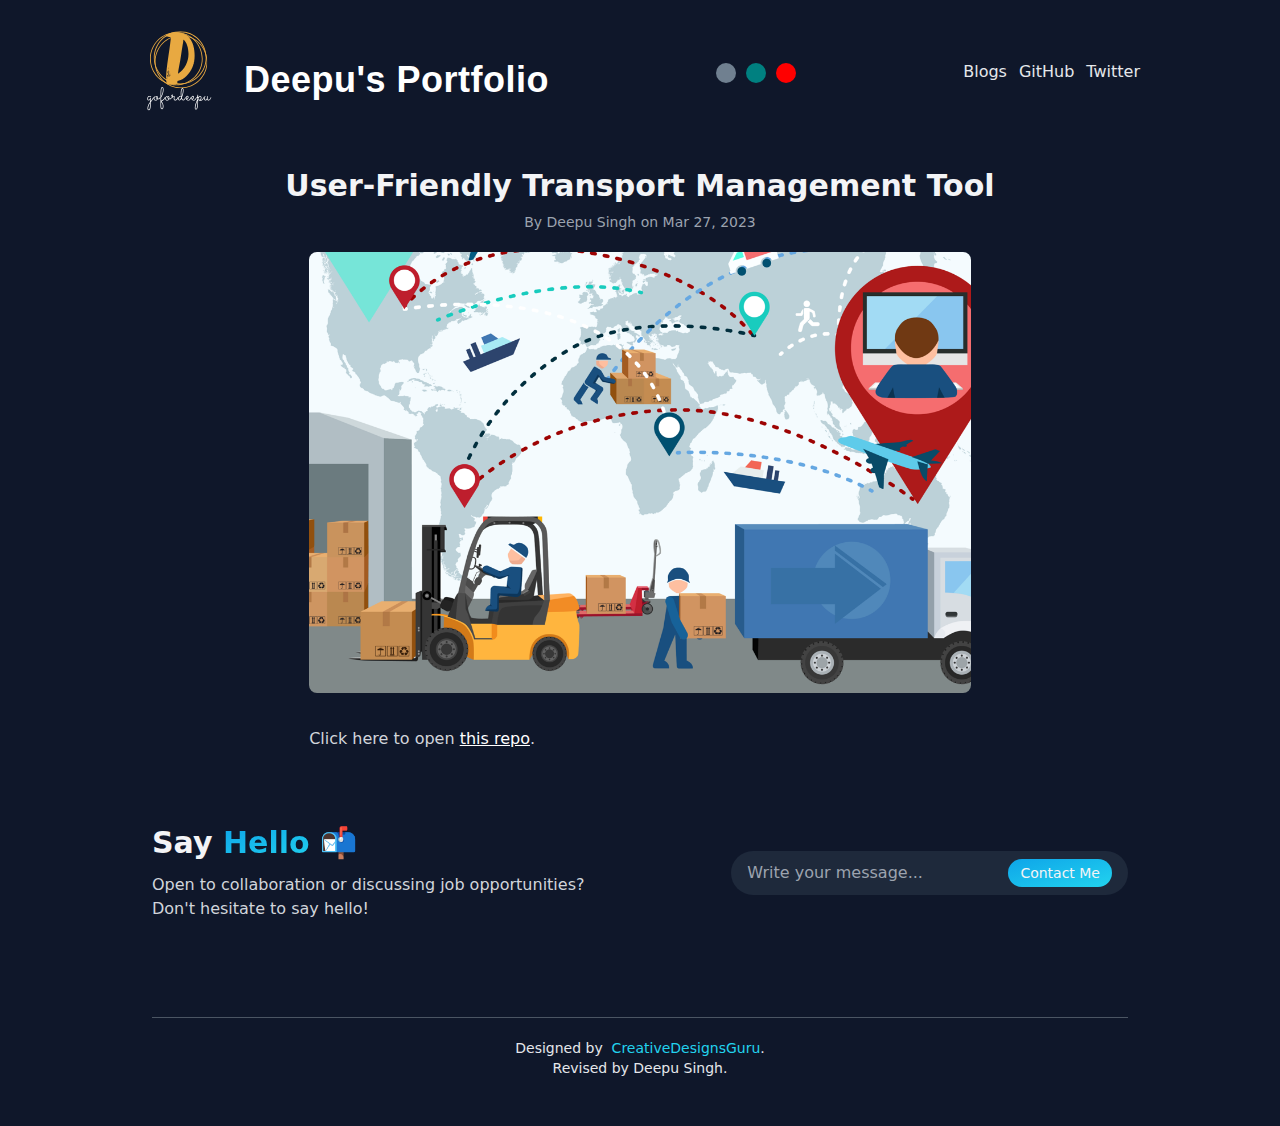
<file: posts/transport-app/index.html>
<!DOCTYPE html><html lang="en"><head><meta charset="UTF-8"><meta name="viewport" content="width=device-width, initial-scale=1.0"><title>User-Friendly Transport Management Tool - Deepu&#39;s Portfolio</title><meta name="description" content="Developed an accessible Transport Management System using Flask, Python, and SQLite. This user-friendly tool allows anyone to seamlessly input vehicle details, including vehicle number, load, and date. The system efficiently stores this information in SQLite, providing users with insightful reports on their vehicle movements and destinations on specific dates. Streamlining logistics made easy!"><meta name="author" content="Deepu Singh"><link rel="alternate" type="application/rss+xml" href="/rss.xml"><link rel="icon" type="image/x-icon" href="/favicon.ico"><link rel="stylesheet" href="/astro/index.b933c683.css" /></head><body class="bg-slate-900 text-gray-100"><style>astro-island,astro-slot,astro-static-slot{display:contents}</style><script>(()=>{var e=async t=>{await(await t())()};(self.Astro||(self.Astro={})).load=e;window.dispatchEvent(new Event("astro:load"));})();;(()=>{var b=Object.defineProperty;var f=(c,o,i)=>o in c?b(c,o,{enumerable:!0,configurable:!0,writable:!0,value:i}):c[o]=i;var l=(c,o,i)=>(f(c,typeof o!="symbol"?o+"":o,i),i);var p;{let c={0:t=>m(t),1:t=>i(t),2:t=>new RegExp(t),3:t=>new Date(t),4:t=>new Map(i(t)),5:t=>new Set(i(t)),6:t=>BigInt(t),7:t=>new URL(t),8:t=>new Uint8Array(t),9:t=>new Uint16Array(t),10:t=>new Uint32Array(t)},o=t=>{let[e,r]=t;return e in c?c[e](r):void 0},i=t=>t.map(o),m=t=>typeof t!="object"||t===null?t:Object.fromEntries(Object.entries(t).map(([e,r])=>[e,o(r)]));customElements.get("astro-island")||customElements.define("astro-island",(p=class extends HTMLElement{constructor(){super(...arguments);l(this,"Component");l(this,"hydrator");l(this,"hydrate",async()=>{var d;if(!this.hydrator||!this.isConnected)return;let e=(d=this.parentElement)==null?void 0:d.closest("astro-island[ssr]");if(e){e.addEventListener("astro:hydrate",this.hydrate,{once:!0});return}let r=this.querySelectorAll("astro-slot"),a={},h=this.querySelectorAll("template[data-astro-template]");for(let n of h){let s=n.closest(this.tagName);s!=null&&s.isSameNode(this)&&(a[n.getAttribute("data-astro-template")||"default"]=n.innerHTML,n.remove())}for(let n of r){let s=n.closest(this.tagName);s!=null&&s.isSameNode(this)&&(a[n.getAttribute("name")||"default"]=n.innerHTML)}let u;try{u=this.hasAttribute("props")?m(JSON.parse(this.getAttribute("props"))):{}}catch(n){let s=this.getAttribute("component-url")||"<unknown>",y=this.getAttribute("component-export");throw y&&(s+=` (export ${y})`),console.error(`[hydrate] Error parsing props for component ${s}`,this.getAttribute("props"),n),n}await this.hydrator(this)(this.Component,u,a,{client:this.getAttribute("client")}),this.removeAttribute("ssr"),this.dispatchEvent(new CustomEvent("astro:hydrate"))});l(this,"unmount",()=>{this.isConnected||this.dispatchEvent(new CustomEvent("astro:unmount"))})}disconnectedCallback(){document.removeEventListener("astro:after-swap",this.unmount),document.addEventListener("astro:after-swap",this.unmount,{once:!0})}connectedCallback(){if(!this.hasAttribute("await-children")||document.readyState==="interactive"||document.readyState==="complete")this.childrenConnectedCallback();else{let e=()=>{document.removeEventListener("DOMContentLoaded",e),r.disconnect(),this.childrenConnectedCallback()},r=new MutationObserver(()=>{var a;((a=this.lastChild)==null?void 0:a.nodeType)===Node.COMMENT_NODE&&this.lastChild.nodeValue==="astro:end"&&(this.lastChild.remove(),e())});r.observe(this,{childList:!0}),document.addEventListener("DOMContentLoaded",e)}}async childrenConnectedCallback(){let e=this.getAttribute("before-hydration-url");e&&await import(e),this.start()}start(){let e=JSON.parse(this.getAttribute("opts")),r=this.getAttribute("client");if(Astro[r]===void 0){window.addEventListener(`astro:${r}`,()=>this.start(),{once:!0});return}Astro[r](async()=>{let a=this.getAttribute("renderer-url"),[h,{default:u}]=await Promise.all([import(this.getAttribute("component-url")),a?import(a):()=>()=>{}]),d=this.getAttribute("component-export")||"default";if(!d.includes("."))this.Component=h[d];else{this.Component=h;for(let n of d.split("."))this.Component=this.Component[n]}return this.hydrator=u,this.hydrate},e,this)}attributeChangedCallback(){this.hydrate()}},l(p,"observedAttributes",["props"]),p))}})();</script><astro-island uid="Z1l6BNx" prefix="r1" component-url="/astro/Navbar.f9d4d878.js" component-export="Navbar" renderer-url="/astro/client.bb1cf6b8.js" props="{}" ssr="" client="load" opts="{&quot;name&quot;:&quot;Navbar&quot;,&quot;value&quot;:true}" await-children=""><div class="mx-auto max-w-screen-lg px-3 py-6"><div class="flex flex-col gap-y-3 sm:flex-row sm:items-center sm:justify-between"><a href="/" style="display:flex;align-items:center"><div class="flex items-center bg-gradient-to-br from-sky-500 to-cyan-400 bg-clip-text text-xl font-bold text-transparent"><svg xmlns="http://www.w3.org/2000/svg" class="mr-2 h-24 w-24" viewBox="0 0 18 18" version="1.1"><g transform="matrix(1,0,0,1,1.3263121672244171,11.820892643506255)"><g><path d=" M 0.6834960937500001 2.6587998046875008 Q 1.0047392578125 2.2401584472656255 1.129477294921875 1.9633425292968756 Q 1.1380209960937502 1.9445463867187507 1.1525452880859375 1.9351483154296882 Q 1.167069580078125 1.9257502441406258 1.1858657226562501 1.9257502441406258 Q 1.2149143066406252 1.9257502441406258 1.23371044921875 1.9454007568359382 Q 1.2525065917968752 1.9650512695312508 1.2525065917968752 1.9906823730468757 Q 1.2525065917968752 2.0026435546875008 1.24738037109375 2.014604736328126 Q 1.17219580078125 2.185478759765626 1.033787841796875 2.395653808593751 Q 0.8953798828125 2.605828857421876 0.6834960937500001 2.870683593750001 Q 0.6834960937500001 2.978334228515626 0.685204833984375 3.0859848632812508 Q 0.6869135742187501 3.1936354980468757 0.6869135742187501 3.321791015625001 Q 0.6869135742187501 3.449946533203126 0.6809329833984376 3.5755389404296887 Q 0.674952392578125 3.7011313476562506 0.65957373046875 3.8147625732421884 Q 0.644195068359375 3.928393798828126 0.6177095947265625 4.024937622070313 Q 0.59122412109375 4.121481445312501 0.5493599853515625 4.1923941650390635 Q 0.507495849609375 4.263306884765626 0.44854431152343754 4.303462280273438 Q 0.38959277343750004 4.343617675781251 0.30928198242187505 4.343617675781251 Q 0.19479638671875002 4.343617675781251 0.13328173828125 4.256471923828126 Q 0.07176708984375 4.169326171875001 0.07176708984375 4.0087045898437506 Q 0.07176708984375 3.923267578125001 0.0880001220703125 3.8233062744140636 Q 0.104233154296875 3.723344970703126 0.134990478515625 3.617403076171876 Q 0.165747802734375 3.511461181640626 0.2093206787109375 3.4029561767578134 Q 0.2528935546875 3.294451171875001 0.30586450195312503 3.191926757812501 Q 0.35883544921875005 3.0894023437500007 0.4212044677734375 2.9954216308593757 Q 0.483573486328125 2.901440917968751 0.5536318359375001 2.824547607421876 Q 0.555340576171875 2.7049357910156258 0.5561949462890625 2.5870327148437506 Q 0.55704931640625 2.469129638671876 0.560466796875 2.3700227050781257 Q 0.50920458984375 2.4349548339843756 0.4382918701171875 2.472547119140626 Q 0.367379150390625 2.5101394042968757 0.29732080078125 2.5101394042968757 Q 0.23751489257812503 2.5101394042968757 0.18881579589843753 2.4870714111328134 Q 0.14011669921875 2.4640034179687507 0.10594189453125001 2.422139282226563 Q 0.07176708984375 2.380275146484376 0.052970947265625005 2.3238867187500007 Q 0.034174804687500004 2.2674982910156256 0.034174804687500004 2.2008574218750008 Q 0.034174804687500004 2.0675756835937507 0.0794564208984375 1.9659056396484382 Q 0.124738037109375 1.8642355957031258 0.19479638671875002 1.7958859863281256 Q 0.264854736328125 1.7275363769531258 0.34943737792968754 1.6933615722656257 Q 0.43402001953125 1.6591867675781256 0.5126220703125001 1.6591867675781256 Q 0.5655930175781251 1.6591867675781256 0.610020263671875 1.6728566894531256 Q 0.654447509765625 1.6865266113281256 0.6860592041015625 1.7036140136718756 Q 0.7176708984375001 1.7207014160156255 0.73475830078125 1.7360800781250005 Q 0.7518457031250001 1.7514587402343755 0.753554443359375 1.7531674804687507 Q 0.7723505859375001 1.7736723632812508 0.7723505859375001 1.7993034667968757 Q 0.7723505859375001 1.8249345703125006 0.753554443359375 1.8445850830078132 Q 0.73475830078125 1.8642355957031258 0.709127197265625 1.8642355957031258 Q 0.685204833984375 1.8642355957031258 0.6629912109375 1.8454394531250007 Q 0.65615625 1.8403132324218756 0.6450494384765626 1.8309151611328132 Q 0.6339426269531251 1.8215170898437507 0.6160008544921876 1.8112646484375006 Q 0.59805908203125 1.8010122070312509 0.5732823486328126 1.7941772460937506 Q 0.548505615234375 1.7873422851562508 0.514330810546875 1.7873422851562508 Q 0.463068603515625 1.7873422851562508 0.401553955078125 1.810410278320313 Q 0.34003930664062504 1.8334782714843758 0.287068359375 1.8830317382812507 Q 0.234097412109375 1.9325852050781256 0.1982138671875 2.010332885742188 Q 0.16233032226562502 2.0880805664062505 0.16233032226562502 2.197439941406251 Q 0.16233032226562502 2.2794594726562507 0.1982138671875 2.329867309570313 Q 0.234097412109375 2.380275146484376 0.30928198242187505 2.380275146484376 Q 0.34516552734375 2.380275146484376 0.38532092285156255 2.3597702636718756 Q 0.42547631835937505 2.3392653808593757 0.463068603515625 2.2965468750000007 Q 0.5006608886718751 2.2538283691406256 0.5288551025390625 2.1888962402343757 Q 0.55704931640625 2.123964111328126 0.5690104980468751 2.0351096191406257 Q 0.572427978515625 2.011187255859376 0.59122412109375 1.9949542236328133 Q 0.610020263671875 1.9787211914062506 0.6356513671875 1.9787211914062506 Q 0.6646999511718751 1.9787211914062506 0.6809329833984376 1.9992260742187506 Q 0.697166015625 2.0197309570312507 0.697166015625 2.045362060546876 Q 0.697166015625 2.047070800781251 0.6954572753906251 2.097478637695313 Q 0.69374853515625 2.1478864746093755 0.6920397949218751 2.2316147460937508 Q 0.6903310546875 2.3153430175781256 0.6877679443359376 2.4255567626953134 Q 0.685204833984375 2.535770507812501 0.6834960937500001 2.6587998046875008 M 0.5536318359375001 3.0330139160156255 Q 0.47332104492187504 3.144082031250001 0.40838891601562505 3.2748006591796885 Q 0.34345678710937505 3.405519287109376 0.29732080078125 3.538801025390626 Q 0.251184814453125 3.6720827636718756 0.22640808105468752 3.7976751708984384 Q 0.20163134765625002 3.923267578125001 0.20163134765625002 4.022374511718751 Q 0.20163134765625002 4.085597900390626 0.21273815917968752 4.123190185546876 Q 0.223844970703125 4.160782470703126 0.2400780029296875 4.181287353515626 Q 0.25631103515625003 4.201792236328126 0.2759615478515625 4.208627197265626 Q 0.295612060546875 4.215462158203126 0.312699462890625 4.215462158203126 Q 0.36567041015625 4.215462158203126 0.40497143554687504 4.172743652343751 Q 0.44427246093750006 4.130025146484376 0.47161230468750004 4.059112426757814 Q 0.4989521484375 3.988199707031251 0.5160395507812501 3.895927734375001 Q 0.533126953125 3.8036557617187507 0.541670654296875 3.7054031982421884 Q 0.5502143554687501 3.6071506347656257 0.5536318359375001 3.509752441406251 Q 0.55704931640625 3.412354248046876 0.55704931640625 3.3303347167968758 Q 0.55704931640625 3.2568588867187507 0.55704931640625 3.1833830566406256 Q 0.55704931640625 3.109907226562501 0.5536318359375001 3.0330139160156255 M 2.052197021484375 2.303381835937501 Q 2.009478515625 2.303381835937501 1.9770124511718752 2.2965468750000007 Q 1.9513813476562503 2.347809082031251 1.9154978027343752 2.391381958007813 Q 1.8796142578125004 2.4349548339843756 1.8326239013671877 2.4674208984375006 Q 1.7856335449218752 2.499886962890626 1.7275363769531253 2.518683105468751 Q 1.6694392089843753 2.5374792480468757 1.6010895996093752 2.5374792480468757 Q 1.5207788085937501 2.5374792480468757 1.4541379394531253 2.509285034179688 Q 1.3874970703125002 2.4810908203125006 1.3379436035156251 2.4306829833984382 Q 1.2883901367187502 2.380275146484376 1.2610502929687502 2.3093624267578132 Q 1.23371044921875 2.2384497070312506 1.23371044921875 2.153012695312501 Q 1.23371044921875 2.043653320312501 1.2730114746093752 1.962488159179688 Q 1.3123125000000002 1.8813229980468757 1.3635747070312503 1.827497680664063 Q 1.4148369140625001 1.7736723632812508 1.4660991210937502 1.7471868896484382 Q 1.5173613281250002 1.7207014160156255 1.5429924316406252 1.7207014160156255 Q 1.5720410156250002 1.7207014160156255 1.5865653076171877 1.7360800781250005 Q 1.6010895996093752 1.7514587402343755 1.6010895996093752 1.7770898437500007 Q 1.6010895996093752 1.8061384277343757 1.5831478271484376 1.8206627197265632 Q 1.5652060546875002 1.8351870117187508 1.5378662109375 1.8488569335937508 Q 1.5105263671875002 1.8625268554687509 1.4797690429687502 1.887303588867188 Q 1.4490117187500002 1.9120803222656257 1.4225262451171876 1.9496726074218758 Q 1.3960407714843752 1.9872648925781258 1.3789533691406253 2.0385270996093756 Q 1.361865966796875 2.089789306640626 1.361865966796875 2.153012695312501 Q 1.361865966796875 2.2094011230468755 1.3789533691406253 2.2581002197265634 Q 1.3960407714843752 2.306799316406251 1.4285068359375002 2.341828491210938 Q 1.460972900390625 2.3768576660156255 1.5054001464843751 2.3965081787109384 Q 1.5498273925781252 2.4161586914062507 1.6045070800781251 2.4161586914062507 Q 1.7019052734375002 2.4161586914062507 1.7659830322265626 2.370877075195313 Q 1.8300607910156252 2.3255954589843757 1.8642355957031254 2.255537109375001 Q 1.7634199218750002 2.2025661621093757 1.6984877929687503 2.105167968750001 Q 1.6335556640625002 2.0077697753906256 1.6335556640625002 1.8864492187500006 Q 1.6335556640625002 1.7890510253906258 1.6805460205078127 1.7275363769531258 Q 1.7275363769531253 1.6660217285156258 1.8044296875000003 1.6660217285156258 Q 1.8505656738281253 1.6660217285156258 1.8915754394531252 1.6882353515625006 Q 1.9325852050781251 1.7104489746093758 1.9641968994140626 1.7582937011718758 Q 1.99580859375 1.8061384277343757 2.014604736328125 1.8813229980468757 Q 2.0334008789062503 1.9565075683593758 2.0334008789062503 2.060740722656251 Q 2.0334008789062503 2.1154204101562506 2.0197309570312503 2.1752263183593756 Q 2.0299833984375004 2.1769350585937506 2.04023583984375 2.1769350585937506 Q 2.0504882812500003 2.1769350585937506 2.0624494628906254 2.1769350585937506 Q 2.1205466308593754 2.1769350585937506 2.1666826171875 2.163265136718751 Q 2.2128186035156254 2.1495952148437505 2.250410888671875 2.122255371093751 Q 2.288003173828125 2.0949155273437507 2.317906127929688 2.0521970214843757 Q 2.34780908203125 2.0094785156250006 2.37514892578125 1.9530900878906257 Q 2.380275146484375 1.9428376464843757 2.3973625488281254 1.933439575195313 Q 2.4144499511718753 1.9240415039062508 2.4315373535156253 1.9240415039062508 Q 2.4537509765625005 1.9240415039062508 2.473401489257813 1.9419832763671883 Q 2.4930520019531253 1.9599250488281257 2.4930520019531253 1.9889736328125007 Q 2.4930520019531253 2.0026435546875008 2.4862170410156255 2.0188765869140632 Q 2.479382080078125 2.0351096191406257 2.472547119140625 2.0487795410156258 Q 2.4434985351562504 2.1000417480468756 2.4050518798828127 2.147032104492188 Q 2.3666052246093754 2.194022460937501 2.314488647460938 2.2290516357421883 Q 2.2623720703125003 2.2640808105468757 2.19743994140625 2.2845856933593756 Q 2.1325078125 2.305090576171876 2.052197021484375 2.303381835937501 M 1.7600024414062503 1.8727792968750006 Q 1.7600024414062503 1.9052453613281257 1.7685461425781253 1.9411289062500008 Q 1.7770898437500002 1.9770124511718756 1.7950316162109377 2.012041625976563 Q 1.812973388671875 2.047070800781251 1.8394588623046877 2.0786824951171883 Q 1.8659443359375003 2.1102941894531257 1.9018278808593752 2.1325078125000005 Q 1.9069541015625002 2.0966242675781257 1.9069541015625002 2.062449462890626 Q 1.9069541015625002 2.016313476562501 1.9001191406250002 1.9684687500000009 Q 1.8932841796875002 1.9206240234375007 1.8804686279296878 1.8804686279296883 Q 1.8676530761718753 1.8403132324218756 1.8488569335937504 1.8155364990234382 Q 1.8300607910156252 1.7907597656250007 1.8044296875000003 1.7907597656250007 Q 1.7941772460937502 1.7907597656250007 1.7770898437500002 1.8061384277343757 Q 1.7600024414062503 1.8215170898437507 1.7600024414062503 1.8727792968750006 M 2.638294921875 2.5750715332031255 Q 2.76474169921875 2.518683105468751 2.8681204833984375 2.4452072753906258 Q 2.971499267578125 2.3717314453125007 3.0526644287109375 2.2905662841796883 Q 3.1338295898437503 2.2094011230468755 3.1910723876953124 2.1248184814453133 Q 3.248315185546875 2.0402358398437506 3.282489990234375 1.9633425292968756 Q 3.29786865234375 1.9257502441406258 3.340587158203125 1.9257502441406258 Q 3.3696357421875 1.9257502441406258 3.3875775146484375 1.9454007568359382 Q 3.4055192871093753 1.9650512695312508 3.4055192871093753 1.9889736328125007 Q 3.4055192871093753 2.0026435546875008 3.40039306640625 2.014604736328126 Q 3.3628007812500003 2.0983330078125007 3.30470361328125 2.188041870117188 Q 3.2466064453125 2.2777507324218758 3.1637325439453123 2.3640421142578134 Q 3.080858642578125 2.4503334960937506 2.96979052734375 2.530644287109376 Q 2.8587224121093753 2.610955078125001 2.715188232421875 2.6775959472656257 Q 2.807460205078125 2.773285400390626 2.8758098144531252 2.890334106445313 Q 2.944159423828125 3.007382812500001 2.9894410400390625 3.1338295898437507 Q 3.03472265625 3.260276367187501 3.0577906494140628 3.3892862548828133 Q 3.080858642578125 3.5182961425781256 3.080858642578125 3.6361992187500007 Q 3.080858642578125 3.743849853515626 3.0612081298828127 3.838684936523438 Q 3.0415576171875003 3.933520019531251 3.0031109619140626 4.003578369140626 Q 2.964664306640625 4.07363671875 2.909984619140625 4.113792114257813 Q 2.855304931640625 4.153947509765626 2.78524658203125 4.153947509765626 Q 2.68272216796875 4.153947509765626 2.626333740234375 4.077908569335938 Q 2.5699453125000002 4.001869628906251 2.5434598388671876 3.867733520507813 Q 2.516974365234375 3.7335974121093756 2.5127025146484376 3.5516165771484385 Q 2.5084306640625 3.369635742187501 2.5084306640625 3.156043212890626 Q 2.5084306640625 3.050101318359376 2.5084306640625 2.9091302490234385 Q 2.5084306640625 2.7681591796875007 2.5092850341796877 2.6066832275390635 Q 2.510139404296875 2.4452072753906258 2.5109937744140627 2.268352661132813 Q 2.51184814453125 2.091498046875001 2.513556884765625 1.9137890625000007 Q 2.515265625 1.7360800781250005 2.516974365234375 1.5643516845703132 Q 2.51868310546875 1.3926232910156258 2.5221005859375 1.2388366699218756 Q 2.527226806640625 0.9449333496093757 2.54260546875 0.7142534179687505 Q 2.557984130859375 0.4835734863281256 2.592158935546875 0.32466064453125076 Q 2.626333740234375 0.1657478027343755 2.6852852783203125 0.0828739013671882 Q 2.74423681640625 4.440892098500626e-16 2.834800048828125 4.440892098500626e-16 Q 2.906567138671875 4.440892098500626e-16 2.95612060546875 0.04015539550781311 Q 3.005674072265625 0.08031079101562577 3.036431396484375 0.14780603027343808 Q 3.067188720703125 0.2153012695312504 3.080858642578125 0.3058645019531254 Q 3.094528564453125 0.39642773437500045 3.094528564453125 0.4955346679687507 Q 3.094528564453125 0.7040009765625006 3.0586450195312502 0.8987973632812507 Q 3.022761474609375 1.0935937500000006 2.961246826171875 1.2764289550781256 Q 2.899732177734375 1.4592641601562506 2.8168582763671877 1.6335556640625006 Q 2.733984375 1.8078471679687507 2.640003662109375 1.9770124511718756 Q 2.640003662109375 2.047070800781251 2.640003662109375 2.128235961914063 Q 2.640003662109375 2.2094011230468755 2.640003662109375 2.2905662841796883 Q 2.640003662109375 2.3717314453125007 2.6391492919921875 2.4460616455078132 Q 2.638294921875 2.520391845703126 2.638294921875 2.5750715332031255 M 2.643421142578125 1.7138664550781257 Q 2.7134794921875 1.5822934570312506 2.7724310302734376 1.436196166992188 Q 2.831382568359375 1.2900988769531256 2.87410107421875 1.1346035156250007 Q 2.916819580078125 0.9791081542968756 2.940741943359375 0.8167778320312507 Q 2.964664306640625 0.6544475097656257 2.964664306640625 0.4904084472656254 Q 2.964664306640625 0.40838891601562555 2.9569749755859376 0.3417480468750007 Q 2.9492856445312503 0.27510717773437543 2.9330526123046874 0.22811682128906297 Q 2.916819580078125 0.1811264648437505 2.8920428466796877 0.15464099121093788 Q 2.86726611328125 0.1281555175781257 2.834800048828125 0.1281555175781257 Q 2.800625244140625 0.1281555175781257 2.774994140625 0.1691652832031254 Q 2.749363037109375 0.21017504882812554 2.73056689453125 0.2785246582031258 Q 2.711770751953125 0.34687426757812556 2.6989552001953125 0.43572875976562564 Q 2.6861396484375 0.5245832519531255 2.677595947265625 0.6211270751953131 Q 2.66905224609375 0.7176708984375006 2.663926025390625 0.8142147216796882 Q 2.6587998046875 0.9107585449218756 2.6562366943359375 0.9953411865234381 Q 2.653673583984375 1.0799238281250005 2.6528192138671876 1.1448559570312506 Q 2.65196484375 1.2097880859375008 2.65196484375 1.2422541503906257 Q 2.650256103515625 1.3106037597656257 2.6494017333984377 1.3635747070312507 Q 2.64854736328125 1.4165456542968757 2.6468386230468752 1.4678078613281256 Q 2.6451298828125003 1.5190700683593756 2.6442755126953124 1.5771672363281257 Q 2.643421142578125 1.6352644042968758 2.643421142578125 1.7138664550781257 M 2.638294921875 2.7852465820312506 Q 2.638294921875 2.8928972167968756 2.6374405517578126 2.986023559570313 Q 2.636586181640625 3.079149902343751 2.636586181640625 3.156043212890626 Q 2.636586181640625 3.3149560546875008 2.638294921875 3.4704514160156257 Q 2.640003662109375 3.625946777343751 2.6545279541015625 3.749830444335938 Q 2.66905224609375 3.873714111328126 2.6989552001953125 3.9497530517578134 Q 2.728858154296875 4.025791992187501 2.78524658203125 4.025791992187501 Q 2.8365087890625 4.025791992187501 2.868974853515625 3.979656005859376 Q 2.90144091796875 3.933520019531251 2.9193826904296873 3.870296630859376 Q 2.937324462890625 3.807073242187501 2.944159423828125 3.7412867431640633 Q 2.9509943847656253 3.675500244140626 2.9509943847656253 3.634490478515626 Q 2.9509943847656253 3.530257324218751 2.9313438720703124 3.415771728515626 Q 2.911693359375 3.3012861328125007 2.8715379638671874 3.1893636474609384 Q 2.831382568359375 3.077441162109376 2.773285400390625 2.973208007812501 Q 2.715188232421875 2.868974853515626 2.638294921875 2.7852465820312506 M 4.205209716796875 2.303381835937501 Q 4.1624912109375005 2.303381835937501 4.130025146484375 2.2965468750000007 Q 4.10439404296875 2.347809082031251 4.068510498046875 2.391381958007813 Q 4.032626953125 2.4349548339843756 3.9856365966796874 2.4674208984375006 Q 3.938646240234375 2.499886962890626 3.8805490722656253 2.518683105468751 Q 3.822451904296875 2.5374792480468757 3.754102294921875 2.5374792480468757 Q 3.67379150390625 2.5374792480468757 3.6071506347656253 2.509285034179688 Q 3.540509765625 2.4810908203125006 3.490956298828125 2.4306829833984382 Q 3.44140283203125 2.380275146484376 3.41406298828125 2.3093624267578132 Q 3.38672314453125 2.2384497070312506 3.38672314453125 2.153012695312501 Q 3.38672314453125 2.043653320312501 3.426024169921875 1.962488159179688 Q 3.4653251953125 1.8813229980468757 3.5165874023437502 1.827497680664063 Q 3.567849609375 1.7736723632812508 3.6191118164062503 1.7471868896484382 Q 3.6703740234375 1.7207014160156255 3.6960051269531253 1.7207014160156255 Q 3.7250537109375 1.7207014160156255 3.7395780029296875 1.7360800781250005 Q 3.754102294921875 1.7514587402343755 3.754102294921875 1.7770898437500007 Q 3.754102294921875 1.8061384277343757 3.7361605224609375 1.8206627197265632 Q 3.71821875 1.8351870117187508 3.69087890625 1.8488569335937508 Q 3.6635390625 1.8625268554687509 3.63278173828125 1.887303588867188 Q 3.6020244140625 1.9120803222656257 3.575538940429688 1.9496726074218758 Q 3.549053466796875 1.9872648925781258 3.531966064453125 2.0385270996093756 Q 3.5148786621093753 2.089789306640626 3.5148786621093753 2.153012695312501 Q 3.5148786621093753 2.2094011230468755 3.531966064453125 2.2581002197265634 Q 3.549053466796875 2.306799316406251 3.58151953125 2.341828491210938 Q 3.613985595703125 2.3768576660156255 3.658412841796875 2.3965081787109384 Q 3.702840087890625 2.4161586914062507 3.7575197753906253 2.4161586914062507 Q 3.85491796875 2.4161586914062507 3.9189957275390626 2.370877075195313 Q 3.9830734863281254 2.3255954589843757 4.017248291015625 2.255537109375001 Q 3.9164326171875 2.2025661621093757 3.8515004882812502 2.105167968750001 Q 3.786568359375 2.0077697753906256 3.786568359375 1.8864492187500006 Q 3.786568359375 1.7890510253906258 3.833558715820313 1.7275363769531258 Q 3.8805490722656253 1.6660217285156258 3.9574423828125003 1.6660217285156258 Q 4.003578369140625 1.6660217285156258 4.044588134765625 1.6882353515625006 Q 4.085597900390625 1.7104489746093758 4.117209594726563 1.7582937011718758 Q 4.1488212890625 1.8061384277343757 4.167617431640625 1.8813229980468757 Q 4.18641357421875 1.9565075683593758 4.18641357421875 2.060740722656251 Q 4.18641357421875 2.1154204101562506 4.17274365234375 2.1752263183593756 Q 4.18299609375 2.1769350585937506 4.1932485351562505 2.1769350585937506 Q 4.2035009765625 2.1769350585937506 4.215462158203125 2.1769350585937506 Q 4.273559326171875 2.1769350585937506 4.3196953125 2.163265136718751 Q 4.365831298828125 2.1495952148437505 4.403423583984376 2.122255371093751 Q 4.441015869140625 2.0949155273437507 4.4709188232421875 2.0521970214843757 Q 4.50082177734375 2.0094785156250006 4.5281616210937505 1.9530900878906257 Q 4.533287841796875 1.9428376464843757 4.550375244140625 1.933439575195313 Q 4.567462646484375 1.9240415039062508 4.584550048828126 1.9240415039062508 Q 4.606763671875 1.9240415039062508 4.626414184570312 1.9419832763671883 Q 4.646064697265626 1.9599250488281257 4.646064697265626 1.9889736328125007 Q 4.646064697265626 2.0026435546875008 4.639229736328125 2.0188765869140632 Q 4.632394775390625 2.0351096191406257 4.625559814453125 2.0487795410156258 Q 4.59651123046875 2.1000417480468756 4.558064575195313 2.147032104492188 Q 4.519617919921875 2.194022460937501 4.467501342773438 2.2290516357421883 Q 4.415384765625 2.2640808105468757 4.35045263671875 2.2845856933593756 Q 4.2855205078125005 2.305090576171876 4.205209716796875 2.303381835937501 M 3.9130151367187502 1.8727792968750006 Q 3.9130151367187502 1.9052453613281257 3.9215588378906254 1.9411289062500008 Q 3.9301025390625 1.9770124511718756 3.9480443115234376 2.012041625976563 Q 3.965986083984375 2.047070800781251 3.9924715576171876 2.0786824951171883 Q 4.01895703125 2.1102941894531257 4.054840576171875 2.1325078125000005 Q 4.059966796875 2.0966242675781257 4.059966796875 2.062449462890626 Q 4.059966796875 2.016313476562501 4.0531318359375 1.9684687500000009 Q 4.046296875 1.9206240234375007 4.033481323242188 1.8804686279296883 Q 4.020665771484375 1.8403132324218756 4.00186962890625 1.8155364990234382 Q 3.9830734863281254 1.7907597656250007 3.9574423828125003 1.7907597656250007 Q 3.94718994140625 1.7907597656250007 3.9301025390625 1.8061384277343757 Q 3.9130151367187502 1.8215170898437507 3.9130151367187502 1.8727792968750006 M 4.837443603515625 1.7890510253906258 Q 4.830608642578126 1.8351870117187508 4.820356201171875 1.8753424072265632 Q 4.810103759765625 1.9154978027343756 4.800705688476563 1.9454007568359382 Q 4.791307617187501 1.9753037109375007 4.78447265625 1.9940998535156258 Q 4.7776376953125 2.012895996093751 4.775928955078125 2.014604736328126 Q 4.758841552734375 2.0539057617187506 4.716123046875 2.0539057617187506 Q 4.69220068359375 2.0539057617187506 4.671695800781251 2.035963989257813 Q 4.6511909179687505 2.0180222167968758 4.6511909179687505 1.9906823730468757 Q 4.6511909179687505 1.9804299316406258 4.6546083984375 1.9753037109375007 Q 4.65802587890625 1.9701774902343758 4.66486083984375 1.9547988281250008 Q 4.671695800781251 1.9394201660156258 4.6819482421875005 1.9035366210937505 Q 4.69220068359375 1.8676530761718757 4.707579345703126 1.7924685058593757 Q 4.678530761718751 1.7924685058593757 4.647773437500001 1.7907597656250007 Q 4.617016113281251 1.7890510253906258 4.5905306396484375 1.7787985839843756 Q 4.564045166015625 1.7685461425781257 4.546957763671875 1.7463325195312507 Q 4.5298703613281255 1.7241188964843757 4.5298703613281255 1.6848178710937507 Q 4.5298703613281255 1.6557692871093757 4.546103393554688 1.6062158203125008 Q 4.56233642578125 1.5566623535156257 4.5896762695312505 1.5088176269531257 Q 4.617016113281251 1.4609729003906258 4.6511909179687505 1.4259437255859382 Q 4.68536572265625 1.3909145507812506 4.71954052734375 1.3909145507812506 Q 4.758841552734375 1.3909145507812506 4.783618286132813 1.4199631347656256 Q 4.80839501953125 1.4490117187500007 4.822064941406251 1.490875854492188 Q 4.8357348632812505 1.5327399902343757 4.841715454101563 1.5788759765625007 Q 4.847696044921875 1.6250119628906257 4.847696044921875 1.6591867675781256 Q 4.87674462890625 1.6591867675781256 4.904938842773438 1.658332397460938 Q 4.933133056640625 1.6574780273437506 4.95876416015625 1.6574780273437506 Q 5.056162353515625 1.6574780273437506 5.1074245605468755 1.7001965332031257 Q 5.158686767578126 1.7429150390625008 5.158686767578126 1.8403132324218756 Q 5.158686767578126 1.8796142578125008 5.153560546875 1.9223327636718757 Q 5.148434326171875 1.9650512695312508 5.141599365234375 2.010332885742188 Q 5.134764404296876 2.0556145019531256 5.129638183593751 2.1000417480468756 Q 5.124511962890626 2.1444689941406256 5.124511962890626 2.1871875000000007 Q 5.124511962890626 2.2487021484375007 5.141599365234375 2.2888575439453134 Q 5.158686767578126 2.3290129394531256 5.18431787109375 2.352935302734376 Q 5.209948974609375 2.3768576660156255 5.23899755859375 2.386255737304688 Q 5.268046142578125 2.395653808593751 5.2919685058593755 2.395653808593751 Q 5.3654443359375 2.395653808593751 5.43037646484375 2.347809082031251 Q 5.495308593750001 2.2999643554687506 5.54998828125 2.2324691162109382 Q 5.60466796875 2.164973876953126 5.648240844726563 2.089789306640626 Q 5.691813720703125 2.014604736328126 5.7208623046875005 1.9582163085937507 Q 5.729406005859375 1.9428376464843757 5.744784667968751 1.9342939453125008 Q 5.760163330078125 1.9257502441406258 5.777250732421876 1.9257502441406258 Q 5.808008056640626 1.9257502441406258 5.825095458984375 1.9454007568359382 Q 5.8421828613281255 1.9650512695312508 5.8421828613281255 1.9889736328125007 Q 5.8421828613281255 2.0060610351562507 5.835347900390626 2.0197309570312507 Q 5.796046875 2.089789306640626 5.743930297851563 2.177789428710938 Q 5.691813720703125 2.2657895507812507 5.625172851562501 2.3426828613281256 Q 5.558531982421876 2.4195761718750006 5.4756580810546875 2.472547119140626 Q 5.3927841796875 2.5255180664062507 5.2936772460937505 2.5255180664062507 Q 5.2321625976562505 2.5255180664062507 5.17748291015625 2.5024500732421884 Q 5.12280322265625 2.4793820800781257 5.082647827148438 2.435809204101563 Q 5.042492431640626 2.3922363281250005 5.0185700683593755 2.328158569335938 Q 4.994647705078125 2.2640808105468757 4.994647705078125 2.183770019531251 Q 4.994647705078125 2.0983330078125007 5.011735107421876 2.0137503662109384 Q 5.028822509765625 1.9291677246093757 5.028822509765625 1.8522744140625007 Q 5.028822509765625 1.8198083496093758 5.014298217773438 1.8035753173828133 Q 4.99977392578125 1.7873422851562508 4.950220458984376 1.7873422851562508 Q 4.9262980957031255 1.7873422851562508 4.898103881835938 1.7873422851562508 Q 4.86990966796875 1.7873422851562508 4.837443603515625 1.7890510253906258 M 4.7229580078125 1.6626042480468757 Q 4.7229580078125 1.6506430664062508 4.722103637695313 1.6309925537109382 Q 4.721249267578125 1.6113420410156256 4.718686157226563 1.5925458984375007 Q 4.716123046875 1.5737497558593758 4.711851196289063 1.5600798339843758 Q 4.707579345703126 1.5464099121093757 4.702453125000001 1.5464099121093757 Q 4.697326904296875 1.5464099121093757 4.689637573242188 1.5592254638671883 Q 4.6819482421875005 1.5720410156250006 4.673404541015626 1.5899827880859383 Q 4.66486083984375 1.6079245605468757 4.65802587890625 1.6284294433593756 Q 4.6511909179687505 1.6489343261718759 4.647773437500001 1.6626042480468757 L 4.7229580078125 1.6626042480468757 M 6.51713525390625 1.9940998535156258 Q 6.600863525390626 2.3888188476562506 6.7597763671875 2.3888188476562506 Q 6.821291015625 2.3888188476562506 6.8776794433593755 2.343537231445313 Q 6.934067871093751 2.2982556152343756 6.982766967773438 2.2324691162109382 Q 7.0314660644531255 2.166682617187501 7.069058349609375 2.093206787109376 Q 7.106650634765625 2.0197309570312507 7.130572998046875 1.9650512695312508 Q 7.147660400390626 1.9240415039062508 7.19037890625 1.9240415039062508 Q 7.21771875 1.9240415039062508 7.236514892578125 1.9445463867187507 Q 7.25531103515625 1.9650512695312508 7.25531103515625 1.9889736328125007 Q 7.25531103515625 2.0026435546875008 7.250184814453125 2.012895996093751 Q 7.238223632812501 2.041944580078126 7.2151556396484375 2.0906436767578134 Q 7.192087646484375 2.139342773437501 7.158767211914062 2.194876831054688 Q 7.12544677734375 2.2504108886718757 7.08443701171875 2.3085080566406257 Q 7.04342724609375 2.366605224609376 6.993873779296875 2.412741210937501 Q 6.9443203125 2.458877197265626 6.888786254882813 2.4887801513671883 Q 6.833252197265625 2.518683105468751 6.771737548828125 2.518683105468751 Q 6.657251953125 2.518683105468751 6.5752324218750005 2.4392266845703134 Q 6.493212890625 2.3597702636718756 6.433406982421875 2.1769350585937506 Q 6.351387451171876 2.351226562500001 6.2676591796875005 2.4298286132812508 Q 6.183930908203125 2.5084306640625007 6.0865327148437505 2.5084306640625007 Q 6.0352705078125 2.5084306640625007 5.98742578125 2.4921976318359382 Q 5.9395810546875 2.4759645996093758 5.9036975097656255 2.438372314453126 Q 5.867813964843751 2.4007800292968757 5.845600341796875 2.341828491210938 Q 5.82338671875 2.2828769531250006 5.82338671875 2.197439941406251 Q 5.82338671875 2.0795368652343758 5.864396484375 1.9804299316406258 Q 5.90540625 1.8813229980468757 5.97033837890625 1.810410278320313 Q 6.0352705078125 1.7394975585937507 6.114726928710938 1.7001965332031257 Q 6.194183349609375 1.6608955078125007 6.272785400390625 1.6608955078125007 Q 6.2984165039062505 1.6608955078125007 6.317212646484375 1.6788372802734381 Q 6.3360087890625 1.6967790527343758 6.3360087890625 1.7241188964843757 Q 6.3360087890625 1.7480412597656256 6.320630126953125 1.7668374023437508 Q 6.30525146484375 1.7856335449218756 6.279620361328125 1.7890510253906258 Q 6.228358154296875 1.7958859863281256 6.170260986328126 1.8215170898437507 Q 6.112163818359376 1.8471481933593759 6.063464721679688 1.8958472900390633 Q 6.014765625 1.9445463867187507 5.983153930664063 2.0197309570312507 Q 5.951542236328125 2.0949155273437507 5.951542236328125 2.199148681640626 Q 5.951542236328125 2.2845856933593756 5.986571411132813 2.332430419921876 Q 6.021600585937501 2.380275146484376 6.088241455078125 2.380275146484376 Q 6.1155812988281255 2.380275146484376 6.1463386230468755 2.3657508544921884 Q 6.1770959472656255 2.351226562500001 6.212125122070312 2.3085080566406257 Q 6.247154296875 2.2657895507812507 6.289018432617188 2.1871875000000007 Q 6.3308825683593755 2.108585449218751 6.382144775390625 1.9804299316406258 Q 6.35309619140625 1.8300607910156257 6.3291738281250005 1.6335556640625006 Q 6.30525146484375 1.4370505371093756 6.30525146484375 1.1944094238281258 Q 6.30525146484375 1.0884675292968757 6.31208642578125 0.973127563476563 Q 6.31892138671875 0.8577875976562506 6.334300048828125 0.7475738525390632 Q 6.3496787109375 0.6373601074218755 6.375309814453125 0.5382531738281255 Q 6.40094091796875 0.43914624023437554 6.437678833007813 0.3639616699218755 Q 6.474416748046876 0.2887770996093755 6.52397021484375 0.2452042236328129 Q 6.5735236816406255 0.2016313476562508 6.6367470703125 0.2016313476562508 Q 6.693135498046876 0.2016313476562508 6.7324365234375 0.23238867187500079 Q 6.771737548828125 0.2631459960937508 6.796514282226562 0.3178256835937505 Q 6.821291015625 0.3725053710937507 6.833252197265625 0.4493986816406257 Q 6.845213378906251 0.5262919921875007 6.845213378906251 0.6185639648437506 Q 6.845213378906251 0.8167778320312507 6.811038574218751 1.0149916992187507 Q 6.77686376953125 1.2132055664062507 6.7264559326171875 1.3943320312500007 Q 6.676048095703125 1.5754584960937508 6.61965966796875 1.7292451171875007 Q 6.563271240234375 1.8830317382812507 6.51713525390625 1.9940998535156258 M 6.717057861328126 0.6168552246093757 Q 6.717057861328126 0.5741367187500006 6.714494750976563 0.5245832519531255 Q 6.711931640625 0.4750297851562504 6.702533569335937 0.43145690917968826 Q 6.693135498046876 0.3878840332031257 6.6777568359375 0.35883544921875066 Q 6.662378173828126 0.3297868652343756 6.6367470703125 0.3297868652343756 Q 6.594028564453126 0.3297868652343756 6.557290649414063 0.40497143554687565 Q 6.520552734375 0.4801560058593757 6.493212890625 0.6023309326171882 Q 6.465873046875 0.7245058593750007 6.449640014648438 0.8791468505859381 Q 6.433406982421875 1.0337878417968756 6.433406982421875 1.1909919433593756 Q 6.433406982421875 1.3413610839843757 6.445368164062501 1.4917302246093755 Q 6.457329345703125 1.6420993652343756 6.4727080078125 1.7600024414062507 Q 6.522261474609375 1.6284294433593756 6.566688720703125 1.4891671142578131 Q 6.611115966796875 1.3499047851562507 6.644436401367188 1.2046618652343757 Q 6.6777568359375 1.0594189453125007 6.6974073486328125 0.911612915039063 Q 6.717057861328126 0.7638068847656256 6.717057861328126 0.6168552246093757 M 7.472321044921876 2.303381835937501 Q 7.508204589843751 2.352935302734376 7.564593017578126 2.3828382568359383 Q 7.620981445312501 2.412741210937501 7.703000976562501 2.412741210937501 Q 7.786729248046876 2.412741210937501 7.855078857421876 2.372585815429688 Q 7.923428466796876 2.332430419921876 7.97981689453125 2.2674982910156256 Q 8.036205322265626 2.2025661621093757 8.080632568359375 2.122255371093751 Q 8.125059814453126 2.041944580078126 8.160943359375 1.9616337890625006 Q 8.169487060546876 1.9428376464843757 8.184865722656252 1.933439575195313 Q 8.200244384765625 1.9240415039062508 8.21904052734375 1.9240415039062508 Q 8.248089111328126 1.9240415039062508 8.266030883789064 1.9445463867187507 Q 8.28397265625 1.9650512695312508 8.28397265625 1.9889736328125007 Q 8.28397265625 1.9975173339843757 8.282263916015626 2.0034979248046882 Q 8.28055517578125 2.0094785156250006 8.2771376953125 2.016313476562501 Q 8.159234619140626 2.276041992187501 8.019972290039064 2.407614990234376 Q 7.880709960937501 2.5391879882812507 7.704709716796875 2.5426054687500006 Q 7.591932861328126 2.5426054687500006 7.509913330078126 2.4990325927734385 Q 7.4278937988281255 2.455459716796876 7.374922851562501 2.386255737304688 Q 7.321951904296876 2.317051757812501 7.296320800781251 2.229906005859376 Q 7.270689697265626 2.1427602539062507 7.270689697265626 2.0556145019531256 Q 7.270689697265626 1.9684687500000009 7.292048950195313 1.8949929199218758 Q 7.313408203125001 1.8215170898437507 7.353563598632813 1.7668374023437508 Q 7.393718994140626 1.7121577148437508 7.449253051757814 1.6814003906250008 Q 7.504787109375001 1.6506430664062508 7.571427978515626 1.6506430664062508 Q 7.6107290039062505 1.6506430664062508 7.649175659179688 1.6668760986328133 Q 7.687622314453126 1.6831091308593757 7.718379638671876 1.7130120849609383 Q 7.749136962890626 1.7429150390625008 7.767933105468751 1.7856335449218756 Q 7.786729248046876 1.8283520507812507 7.786729248046876 1.8830317382812507 Q 7.786729248046876 1.9530900878906257 7.7628068847656255 2.014604736328126 Q 7.738884521484376 2.076119384765626 7.697020385742189 2.1290903320312506 Q 7.655156250000001 2.182061279296876 7.597059082031251 2.226488525390626 Q 7.538961914062501 2.2709157714843755 7.472321044921876 2.303381835937501 M 7.421058837890626 2.1923137207031256 Q 7.474029785156251 2.170100097656251 7.5176026611328135 2.135925292968751 Q 7.561175537109376 2.1017504882812506 7.591932861328126 2.060740722656251 Q 7.622690185546876 2.0197309570312507 7.6397775878906256 1.9744493408203132 Q 7.656864990234376 1.9291677246093757 7.656864990234376 1.8830317382812507 Q 7.656864990234376 1.8317695312500009 7.631233886718751 1.8052840576171882 Q 7.605602783203126 1.7787985839843756 7.571427978515626 1.7787985839843756 Q 7.525291992187501 1.7787985839843756 7.492825927734376 1.8044296875000008 Q 7.460359863281251 1.8300607910156257 7.439854980468751 1.8710705566406256 Q 7.419350097656251 1.9120803222656257 7.409952026367188 1.962488159179688 Q 7.400553955078125 2.012895996093751 7.400553955078125 2.062449462890626 Q 7.400553955078125 2.093206787109376 7.406534545898438 2.1273815917968757 Q 7.412515136718751 2.1615563964843756 7.421058837890626 2.1923137207031256 M 8.500982666015625 2.303381835937501 Q 8.536866210937502 2.352935302734376 8.593254638671876 2.3828382568359383 Q 8.64964306640625 2.412741210937501 8.731662597656252 2.412741210937501 Q 8.815390869140627 2.412741210937501 8.883740478515627 2.372585815429688 Q 8.952090087890626 2.332430419921876 9.008478515625 2.2674982910156256 Q 9.064866943359377 2.2025661621093757 9.109294189453125 2.122255371093751 Q 9.153721435546876 2.041944580078126 9.18960498046875 1.9616337890625006 Q 9.198148681640626 1.9428376464843757 9.213527343750002 1.933439575195313 Q 9.228906005859375 1.9240415039062508 9.2477021484375 1.9240415039062508 Q 9.276750732421876 1.9240415039062508 9.294692504882814 1.9445463867187507 Q 9.31263427734375 1.9650512695312508 9.31263427734375 1.9889736328125007 Q 9.31263427734375 1.9975173339843757 9.310925537109377 2.0034979248046882 Q 9.309216796875 2.0094785156250006 9.305799316406251 2.016313476562501 Q 9.187896240234377 2.276041992187501 9.048633911132814 2.407614990234376 Q 8.909371582031252 2.5391879882812507 8.733371337890626 2.5426054687500006 Q 8.620594482421875 2.5426054687500006 8.538574951171876 2.4990325927734385 Q 8.456555419921877 2.455459716796876 8.40358447265625 2.386255737304688 Q 8.350613525390626 2.317051757812501 8.324982421875001 2.229906005859376 Q 8.299351318359376 2.1427602539062507 8.299351318359376 2.0556145019531256 Q 8.299351318359376 1.9684687500000009 8.320710571289064 1.8949929199218758 Q 8.34206982421875 1.8215170898437507 8.382225219726564 1.7668374023437508 Q 8.422380615234376 1.7121577148437508 8.477914672851563 1.6814003906250008 Q 8.53344873046875 1.6506430664062508 8.600089599609376 1.6506430664062508 Q 8.639390625 1.6506430664062508 8.677837280273438 1.6668760986328133 Q 8.716283935546876 1.6831091308593757 8.747041259765627 1.7130120849609383 Q 8.777798583984376 1.7429150390625008 8.796594726562502 1.7856335449218756 Q 8.815390869140627 1.8283520507812507 8.815390869140627 1.8830317382812507 Q 8.815390869140627 1.9530900878906257 8.791468505859376 2.014604736328126 Q 8.767546142578126 2.076119384765626 8.725682006835939 2.1290903320312506 Q 8.683817871093751 2.182061279296876 8.625720703125001 2.226488525390626 Q 8.567623535156251 2.2709157714843755 8.500982666015625 2.303381835937501 M 8.449720458984377 2.1923137207031256 Q 8.502691406250001 2.170100097656251 8.546264282226563 2.135925292968751 Q 8.589837158203126 2.1017504882812506 8.620594482421875 2.060740722656251 Q 8.651351806640626 2.0197309570312507 8.668439208984376 1.9744493408203132 Q 8.685526611328125 1.9291677246093757 8.685526611328125 1.8830317382812507 Q 8.685526611328125 1.8317695312500009 8.659895507812502 1.8052840576171882 Q 8.634264404296877 1.7787985839843756 8.600089599609376 1.7787985839843756 Q 8.553953613281251 1.7787985839843756 8.521487548828127 1.8044296875000008 Q 8.489021484375002 1.8300607910156257 8.4685166015625 1.8710705566406256 Q 8.448011718750001 1.9120803222656257 8.438613647460938 1.962488159179688 Q 8.429215576171876 2.012895996093751 8.429215576171876 2.062449462890626 Q 8.429215576171876 2.093206787109376 8.435196166992188 2.1273815917968757 Q 8.441176757812501 2.1615563964843756 8.449720458984377 2.1923137207031256 M 10.201179199218751 2.014604736328126 Q 10.201179199218751 2.1718088378906257 10.144790771484377 2.2828769531250006 Q 10.088402343750001 2.393945068359376 10.006382812500002 2.4520422363281256 L 10.013217773437502 2.4520422363281256 Q 10.114033447265626 2.4520422363281256 10.196907348632815 2.406760620117188 Q 10.279781250000001 2.3614790039062505 10.346422119140627 2.2905662841796883 Q 10.41306298828125 2.2196535644531257 10.466033935546877 2.1325078125000005 Q 10.519004882812501 2.045362060546876 10.560014648437502 1.9633425292968756 Q 10.568558349609376 1.9445463867187507 10.584791381835938 1.9342939453125008 Q 10.6010244140625 1.9240415039062508 10.619820556640626 1.9240415039062508 Q 10.648869140625001 1.9240415039062508 10.665956542968752 1.9445463867187507 Q 10.683043945312502 1.9650512695312508 10.683043945312502 1.9889736328125007 Q 10.683043945312502 2.0026435546875008 10.677917724609376 2.014604736328126 Q 10.633490478515627 2.1137116699218756 10.571975830078127 2.2136729736328133 Q 10.510461181640625 2.3136342773437506 10.428441650390626 2.393945068359376 Q 10.346422119140627 2.474255859375001 10.243897705078126 2.524663696289063 Q 10.141373291015626 2.5750715332031255 10.016635253906252 2.5750715332031255 Q 9.926072021484377 2.5750715332031255 9.840635009765627 2.5468773193359384 Q 9.755197998046876 2.518683105468751 9.690265869140626 2.458877197265626 Q 9.666343505859377 2.440081054687501 9.649256103515626 2.418721801757813 Q 9.632168701171876 2.397362548828126 9.621916259765626 2.378566406250001 Q 9.618498779296877 2.3751489257812506 9.618498779296877 2.3717314453125007 Q 9.608246337890627 2.3563527832031257 9.608246337890627 2.3392653808593757 Q 9.608246337890627 2.317051757812501 9.623625 2.2982556152343756 Q 9.625333740234376 2.2948381347656257 9.627042480468752 2.2939837646484382 Q 9.628751220703126 2.2931293945312508 9.630459960937502 2.291420654296876 Q 9.647547363281252 2.276041992187501 9.668052246093751 2.274333251953126 L 9.673178466796877 2.274333251953126 Q 9.68172216796875 2.274333251953126 9.685139648437502 2.276041992187501 Q 9.686848388671876 2.276041992187501 9.687702758789063 2.2768963623046883 Q 9.688557128906252 2.2777507324218758 9.690265869140626 2.2777507324218758 Q 9.695392089843752 2.2777507324218758 9.702227050781252 2.2811682128906257 Q 9.703935791015626 2.2828769531250006 9.705644531250002 2.2828769531250006 Q 9.721023193359377 2.2931293945312508 9.731275634765627 2.3085080566406257 Q 9.74323681640625 2.3290129394531256 9.758615478515626 2.3461003417968755 Q 9.772285400390626 2.3597702636718756 9.791081542968751 2.370877075195313 Q 9.809877685546876 2.381983886718751 9.833800048828126 2.381983886718751 Q 9.876518554687502 2.381983886718751 9.919237060546877 2.3563527832031257 Q 9.961955566406251 2.3307216796875005 9.996130371093752 2.2828769531250006 Q 10.030305175781251 2.2350322265625007 10.05166442871094 2.166682617187501 Q 10.073023681640626 2.0983330078125007 10.073023681640626 2.014604736328126 Q 10.073023681640626 1.9530900878906257 10.060208129882813 1.9095172119140633 Q 10.047392578125 1.8659443359375008 10.027742065429688 1.8386044921875007 Q 10.008091552734376 1.8112646484375006 9.9858779296875 1.7984490966796882 Q 9.963664306640627 1.7856335449218756 9.943159423828126 1.7856335449218756 Q 9.897023437500001 1.7856335449218756 9.850033081054688 1.8334782714843758 Q 9.803042724609377 1.8813229980468757 9.756906738281252 1.9547988281250008 Q 9.710770751953126 2.028274658203126 9.665489135742188 2.1171291503906255 Q 9.62020751953125 2.2059836425781256 9.574071533203126 2.289711914062501 Q 9.570654052734376 2.566527832031251 9.564673461914063 2.8177126464843756 Q 9.55869287109375 3.068897460937501 9.544168579101564 3.2841987304687508 Q 9.529644287109376 3.499500000000001 9.504013183593752 3.6737915039062505 Q 9.478382080078127 3.848083007812501 9.433954833984377 3.9719666748046887 Q 9.389527587890626 4.095850341796876 9.324595458984376 4.162491210937501 Q 9.259663330078126 4.229132080078125 9.165682617187501 4.229132080078125 Q 9.136634033203126 4.229132080078125 9.099041748046876 4.217170898437501 Q 9.061449462890627 4.205209716796876 9.028983398437502 4.168471801757813 Q 8.996517333984377 4.1317338867187505 8.974303710937502 4.063384277343751 Q 8.952090087890626 3.995034667968751 8.952090087890626 3.8805490722656257 Q 8.952090087890626 3.735306152343751 8.987973632812501 3.5439272460937508 Q 9.023857177734376 3.352548339843751 9.089643676757813 3.138101440429688 Q 9.155430175781252 2.9236545410156256 9.245993408203127 2.698100830078126 Q 9.336556640625002 2.472547119140626 9.445916015625002 2.258954589843751 Q 9.445916015625002 2.199148681640626 9.44677038574219 2.1410515136718757 Q 9.447624755859376 2.0829543457031257 9.447624755859376 2.028274658203126 Q 9.425411132812501 2.0539057617187506 9.394653808593752 2.0539057617187506 Q 9.365605224609377 2.0539057617187506 9.348517822265626 2.0334008789062508 Q 9.331430419921876 2.012895996093751 9.331430419921876 1.9889736328125007 Q 9.331430419921876 1.9770124511718756 9.336556640625002 1.9633425292968756 Q 9.37756640625 1.8693618164062507 9.399780029296876 1.7847791748046882 Q 9.421993652343751 1.7001965332031257 9.43310046386719 1.6361187744140633 Q 9.444207275390626 1.5720410156250006 9.445916015625002 1.5344487304687506 Q 9.447624755859376 1.4968564453125008 9.447624755859376 1.4951477050781257 Q 9.447624755859376 1.4695166015625007 9.466420898437502 1.4507204589843756 Q 9.485217041015627 1.4319243164062507 9.512556884765626 1.4319243164062507 Q 9.538187988281251 1.4319243164062507 9.556984130859377 1.4498660888671882 Q 9.575780273437502 1.4678078613281256 9.575780273437502 1.4951477050781257 L 9.575780273437502 2.0197309570312507 Q 9.615081298828127 1.9530900878906257 9.654382324218751 1.8881579589843756 Q 9.693683349609376 1.8232258300781257 9.73725622558594 1.7719636230468758 Q 9.780829101562501 1.7207014160156255 9.831236938476565 1.689089721679688 Q 9.881644775390626 1.6574780273437506 9.943159423828126 1.6574780273437506 Q 10.001256591796876 1.6574780273437506 10.049101318359376 1.6848178710937507 Q 10.096946044921877 1.7121577148437508 10.131120849609376 1.7600024414062507 Q 10.165295654296877 1.8078471679687507 10.183237426757813 1.8736336669921883 Q 10.201179199218751 1.9394201660156258 10.201179199218751 2.014604736328126 M 9.44249853515625 2.563110351562501 Q 9.358770263671877 2.7510717773437507 9.291275024414064 2.9407419433593756 Q 9.223779785156252 3.130412109375001 9.176789428710938 3.3064123535156256 Q 9.129799072265627 3.4824125976562508 9.104167968750001 3.6361992187500007 Q 9.078536865234376 3.7899858398437507 9.078536865234376 3.906180175781251 Q 9.078536865234376 3.935228759765626 9.081954345703126 3.969403564453126 Q 9.085371826171876 4.003578369140626 9.095624267578126 4.032626953125001 Q 9.105876708984376 4.061675537109376 9.1246728515625 4.081326049804688 Q 9.143468994140626 4.100976562500001 9.174226318359377 4.100976562500001 Q 9.230614746093751 4.100976562500001 9.271624511718752 4.030063842773439 Q 9.31263427734375 3.959151123046876 9.340828491210939 3.838684936523438 Q 9.369022705078127 3.718218750000001 9.387818847656252 3.561869018554688 Q 9.406614990234376 3.405519287109376 9.417721801757814 3.234645263671876 Q 9.42882861328125 3.0637712402343755 9.433954833984377 2.890334106445313 Q 9.4390810546875 2.716896972656251 9.44249853515625 2.563110351562501 M 11.262306884765627 2.2999643554687506 Q 11.202500976562503 2.397362548828126 11.123044555664064 2.453750976562501 Q 11.043588134765628 2.5101394042968757 10.963277343750002 2.5101394042968757 Q 10.898345214843753 2.5101394042968757 10.847083007812502 2.486217041015626 Q 10.795820800781252 2.4622946777343757 10.758228515625003 2.418721801757813 Q 10.720636230468752 2.3751489257812506 10.70098571777344 2.3136342773437506 Q 10.681335205078128 2.2521196289062506 10.681335205078128 2.1752263183593756 Q 10.681335205078128 2.0556145019531256 10.70440319824219 1.9633425292968756 Q 10.727471191406252 1.8710705566406256 10.754811035156253 1.8087015380859381 Q 10.782150878906252 1.7463325195312507 10.806073242187502 1.7138664550781257 Q 10.829995605468753 1.6814003906250008 10.829995605468753 1.6814003906250008 Q 10.838539306640627 1.6711479492187507 10.85135485839844 1.6660217285156258 Q 10.864170410156252 1.6608955078125007 10.877840332031253 1.6608955078125007 Q 10.905180175781252 1.6608955078125007 10.92312194824219 1.6805460205078133 Q 10.941063720703127 1.7001965332031257 10.941063720703127 1.7258276367187508 Q 10.941063720703127 1.7360800781250005 10.93679187011719 1.7463325195312507 Q 10.932520019531252 1.7565849609375008 10.927393798828128 1.7668374023437508 Q 10.918850097656252 1.7822160644531257 10.900053955078127 1.8138277587890632 Q 10.881257812500003 1.8454394531250007 10.860752929687502 1.8967016601562507 Q 10.840248046875002 1.9479638671875006 10.824869384765627 2.0171678466796883 Q 10.809490722656252 2.0863718261718756 10.809490722656252 2.1752263183593756 Q 10.809490722656252 2.276041992187501 10.849646118164065 2.328158569335938 Q 10.889801513671877 2.380275146484376 10.963277343750002 2.380275146484376 Q 10.994034667968752 2.380275146484376 11.034190063476565 2.360624633789063 Q 11.074345458984377 2.3409741210937507 11.112792114257815 2.2999643554687506 Q 11.151238769531252 2.258954589843751 11.180287353515627 2.195731201171876 Q 11.209335937500002 2.1325078125000005 11.217879638671878 2.047070800781251 L 11.243510742187503 1.7531674804687507 Q 11.246928222656253 1.7275363769531258 11.265724365234377 1.7104489746093758 Q 11.284520507812502 1.6933615722656257 11.310151611328127 1.6933615722656257 Q 11.339200195312502 1.6933615722656257 11.356287597656252 1.7147208251953132 Q 11.373375000000003 1.7360800781250005 11.373375000000003 1.7634199218750006 L 11.351161376953128 2.047070800781251 Q 11.347743896484378 2.0829543457031257 11.35372448730469 2.1410515136718757 Q 11.359705078125003 2.199148681640626 11.378501220703127 2.255537109375001 Q 11.397297363281252 2.3119255371093757 11.434889648437503 2.3520809326171883 Q 11.472481933593752 2.3922363281250005 11.533996582031252 2.3922363281250005 Q 11.578423828125002 2.3922363281250005 11.621142333984377 2.3691683349609383 Q 11.663860839843753 2.3461003417968755 11.703161865234378 2.3085080566406257 Q 11.742462890625003 2.2709157714843755 11.775783325195315 2.223925415039063 Q 11.809103759765627 2.1769350585937506 11.837297973632815 2.1290903320312506 Q 11.865492187500003 2.0812456054687507 11.885997070312502 2.037672729492188 Q 11.906501953125002 1.9940998535156258 11.920171875000003 1.9633425292968756 Q 11.928715576171877 1.9445463867187507 11.944094238281252 1.9342939453125008 Q 11.959472900390628 1.9240415039062508 11.978269042968753 1.9240415039062508 Q 12.009026367187502 1.9240415039062508 12.026113769531253 1.9445463867187507 Q 12.043201171875003 1.9650512695312508 12.043201171875003 1.9889736328125007 Q 12.043201171875003 2.0026435546875008 12.038074951171877 2.014604736328126 Q 12.031239990234377 2.028274658203126 12.011589477539065 2.071847534179688 Q 11.991938964843753 2.1154204101562506 11.960327270507815 2.1709544677734383 Q 11.928715576171877 2.226488525390626 11.884288330078128 2.288003173828126 Q 11.839861083984378 2.349517822265626 11.785181396484377 2.401634399414063 Q 11.730501708984377 2.453750976562501 11.666423950195314 2.4870714111328134 Q 11.602346191406252 2.520391845703126 11.528870361328128 2.520391845703126 Q 11.428054687500003 2.520391845703126 11.361413818359377 2.463149047851563 Q 11.294772949218752 2.4059062500000006 11.262306884765627 2.2999643554687506" fill="#ffffff" fill-rule="nonzero"></path></g><g></g><g clip-path="url(#SvgjsClipPath1001)"><g clip-path="url(#SvgjsClipPath10008b096c5b-a1e3-4bbd-b078-0e92ef26cca8)"><path d=" M 6.2112845332802324 -0.6560573755794046 C 8.852281749969283 -0.6560573755794046 10.993214228363618 -2.811973470835772 10.993214228363618 -5.472104442870222 C 10.993214228363618 -8.132235414904672 8.852281749969283 -10.28820540806342 6.2112845332802324 -10.28820540806342 C 3.5702873165911826 -10.28820540806342 1.4293548381968466 -8.131965925392764 1.4293548381968466 -5.472104442870222 C 1.4293548381968466 -2.812242960347678 3.570341214493564 -0.6560573755794046 6.2112845332802324 -0.6560573755794046 Z M 6.2112845332802324 -0.49280062926611556 C 8.941806165824804 -0.49280062926611556 11.155285220824517 -2.7221256675659626 11.155285220824517 -5.472104442870222 C 11.155285220824517 -8.22208321817448 8.941806165824804 -10.451462154376708 6.2112845332802324 -10.451462154376708 C 3.4807629007356615 -10.451462154376708 1.2672838457359494 -8.222137116076862 1.2672838457359494 -5.472104442870222 C 1.2672838457359494 -2.7220717696635814 3.480655104930899 -0.49280062926611556 6.2112845332802324 -0.49280062926611556 Z" fill="#e8a941" transform="matrix(1,0,0,1,0,0)" fill-rule="evenodd"></path></g><g clip-path="url(#SvgjsClipPath10008b096c5b-a1e3-4bbd-b078-0e92ef26cca8)"><path d=" M 5.48183032245024 -0.49280062926611556 C 8.12282753913929 -0.49280062926611556 10.263760017533626 -2.648716724522484 10.263760017533626 -5.308847696556934 C 10.263760017533626 -7.968978668591384 8.12282753913929 -10.124948661750132 5.48183032245024 -10.124948661750132 C 2.84083310576119 -10.124948661750132 0.6999545252692363 -7.968709179079477 0.6999545252692363 -5.308847696556934 C 0.6999545252692363 -2.64898621403439 2.8408870036635716 -0.49280062926611556 5.48183032245024 -0.49280062926611556 Z M 5.48183032245024 -0.3295438829528301 C 8.21235195499481 -0.3295438829528301 10.425884907896904 -2.5588689212526745 10.425884907896904 -5.308847696556934 C 10.425884907896904 -8.058826471861193 8.21235195499481 -10.28820540806342 5.48183032245024 -10.28820540806342 C 2.7513086899056702 -10.28820540806342 0.5378296349059575 -8.058880369763575 0.5378296349059575 -5.308847696556934 C 0.5378296349059575 -2.5588150233502924 2.7513625878080514 -0.32943608714806416 5.48183032245024 -0.32943608714806416 Z" fill="#e8a941" transform="matrix(1,0,0,1,0,0)" fill-rule="evenodd"></path></g><g clip-path="url(#SvgjsClipPath10008b096c5b-a1e3-4bbd-b078-0e92ef26cca8)"><path d=" M 6.373409423643512 0.07862493178158303 C 9.014406640332561 0.07862493178158303 11.155285220824517 -2.0776145508890718 11.155285220824517 -4.737476033411614 C 11.155285220824517 -7.397337515934156 9.01435274243018 -9.553523100702431 6.373409423643512 -9.553523100702431 C 3.732466104856842 -9.553523100702431 1.5914797285601257 -7.397283618031777 1.5914797285601257 -4.737476033411615 C 1.5914797285601257 -2.077668448791454 3.732412206954461 0.07862493178158303 6.373409423643512 0.07862493178158303 Z M 6.373409423643512 0.24188167809487204 C 9.1038771582857 0.24188167809487204 11.317410111187794 -1.9874433602049741 11.317410111187794 -4.737476033411615 C 11.317410111187794 -7.4875087066182555 9.103877158285702 -9.716833744918102 6.373409423643512 -9.716833744918102 C 3.6429416890013213 -9.716833744918102 1.4293548381968466 -7.487454808715874 1.4293548381968466 -4.737476033411615 C 1.4293548381968466 -1.9874972581073553 3.64288779109894 0.24188167809487204 6.373409423643512 0.24188167809487204 Z" fill="#e8a941" transform="matrix(1,0,0,1,0,0)" fill-rule="evenodd"></path></g><path d=" M 5.422484280495586 -10.252964790813463 C 4.911046150152687 -10.252964790813463 4.442227864005031 -10.153518487691233 4.087062495711352 -9.983039110910266 C 3.8739632747351447 -9.897799422519784 3.604037594831948 -9.855179578324542 3.547211135904959 -9.599460513153092 C 3.547211135904959 -9.471600980567368 3.7887235863446613 -9.45739436583562 3.8881698894668917 -9.428981136372126 C 4.087062495711352 -9.414774521640378 4.30016171668756 -9.386361292176884 4.484847708200272 -9.386361292176884 C 4.484847708200272 -9.386361292176884 4.428021249273284 -9.002782694419711 4.413814634541536 -8.818096702906999 C 4.200715413565329 -6.786550796267154 3.6324508242954425 -3.8173683173319963 3.5756243653684536 -1.9420951727413698 C 3.5756243653684536 -1.8426488696191399 3.547211135904959 -1.757409181228656 3.547211135904959 -1.657962878106428 L 3.547211135904959 -1.6011364191794382 L 3.604037594831948 -1.757409181228656 C 3.618244209563695 -1.728995951765162 3.6324508242954425 -1.686376107569922 3.6324508242954425 -1.657962878106428 C 3.6324508242954425 -1.586929804447692 3.604037594831948 -1.5301033455207023 3.604037594831948 -1.4590702718619664 C 3.589830980100201 -1.4022438129349784 3.5756243653684536 -1.4022438129349784 3.5756243653684536 -1.4022438129349784 C 3.5614177506367066 -1.4022438129349784 3.5614177506367066 -1.4164504276667245 3.5614177506367066 -1.4448636571302202 L 3.5614177506367066 -1.5016901160572083 C 3.547211135904959 -1.4732768865937143 3.547211135904959 -1.4022438129349784 3.547211135904959 -1.3880371982032305 C 3.5614177506367066 -1.2459710508857587 3.6324508242954425 -1.1181115183000347 3.6324508242954425 -0.9902519857143091 L 3.6324508242954425 -0.9476321415190672 C 3.6324508242954425 -0.8908056825920809 3.7176905126859254 -0.7345329205428612 3.760310356881167 -0.7061196910793672 C 3.74610374214942 -0.6919130763476211 3.74610374214942 -0.6634998468841253 3.74610374214942 -0.6492932321523792 C 3.74610374214942 -0.6208800026888852 3.760310356881167 -0.5924667732253894 3.760310356881167 -0.5640535437618954 C 3.7887235863446613 -0.5214336995666535 3.802930201076409 -0.4646072406396655 3.8455500452716502 -0.4646072406396655 C 3.8597566600033972 -0.4646072406396655 3.8881698894668917 -0.4788138553714134 3.9307897336621327 -0.4930204701031595 C 3.94499634839388 -0.4646072406396655 3.959202963125627 -0.45040062590791763 3.959202963125627 -0.45040062590791763 C 3.959202963125627 -0.4646072406396655 3.94499634839388 -0.4930204701031595 3.9307897336621327 -0.5072270848349074 L 3.9307897336621327 -0.5640535437618954 C 3.94499634839388 -0.5356403142984014 3.973409577857374 -0.5214336995666535 4.001822807320869 -0.5214336995666535 C 4.001822807320869 -0.5640535437618954 3.973409577857374 -0.6066733879571373 3.973409577857374 -0.6350866174206313 C 4.0444426515161105 -0.6066733879571373 4.0444426515161105 -0.5072270848349074 4.0728558809796045 -0.4219873964444236 C 4.0728558809796045 -0.5214336995666535 4.087062495711352 -0.5782601584936433 4.1012691104430985 -0.5782601584936433 C 4.115475725174846 -0.5782601584936433 4.115475725174846 -0.5356403142984014 4.115475725174846 -0.4646072406396655 C 4.129682339906593 -0.4788138553714134 4.14388895463834 -0.4930204701031595 4.158095569370088 -0.4930204701031595 C 4.186508798833582 -0.4930204701031595 4.200715413565329 -0.4646072406396655 4.229128643028824 -0.4219873964444236 L 4.229128643028824 -0.5782601584936433 C 4.257541872492318 -0.5640535437618954 4.257541872492318 -0.4930204701031595 4.257541872492318 -0.4646072406396655 C 4.271748487224065 -0.4646072406396655 4.285955101955812 -0.4788138553714134 4.285955101955812 -0.4930204701031595 C 4.285955101955812 -0.5214336995666535 4.271748487224065 -0.5356403142984014 4.271748487224065 -0.5356403142984014 L 4.328574946151053 -0.5640535437618954 C 4.328574946151053 -0.5640535437618954 4.328574946151053 -0.6066733879571373 4.3427815608828 -0.6208800026888852 C 4.385401405078042 -0.5072270848349074 4.371194790346295 -0.4788138553714134 4.428021249273284 -0.4788138553714134 L 4.428021249273284 -0.5214336995666535 C 4.442227864005031 -0.5072270848349074 4.442227864005031 -0.4361940111761715 4.470641093468525 -0.4361940111761715 L 4.470641093468525 -0.5072270848349074 C 4.513260937663767 -0.5072270848349074 4.541674167127261 -0.45040062590791763 4.570087396590756 -0.4219873964444236 C 4.555880781859008 -0.4646072406396655 4.541674167127261 -0.5356403142984014 4.527467552395514 -0.5498469290301493 C 4.584294011322503 -0.5498469290301493 4.8684263059574455 -0.5356403142984014 4.8684263059574455 -0.4646072406396655 C 4.8684263059574455 -0.4788138553714134 4.8968395354209395 -0.4930204701031595 4.911046150152687 -0.4930204701031595 C 4.925252764884435 -0.4930204701031595 4.939459379616181 -0.4788138553714134 4.939459379616181 -0.4646072406396655 C 4.996285838543171 -0.45040062590791763 5.422484280495586 -0.45040062590791763 5.479310739422575 -0.45040062590791763 C 5.465104124690827 -0.4646072406396655 5.422484280495586 -0.5072270848349074 5.422484280495586 -0.5356403142984014 C 5.422484280495586 -0.5498469290301493 5.436690895227333 -0.5640535437618954 5.465104124690827 -0.5782601584936433 L 5.493517354154322 -0.5214336995666535 C 5.536137198349563 -0.5214336995666535 5.521930583617816 -0.4788138553714134 5.5503438130813105 -0.4788138553714134 C 5.536137198349563 -0.5640535437618954 5.536137198349563 -0.6066733879571373 5.536137198349563 -0.762946150006357 C 5.6071702720082985 -0.6634998468841253 5.5645504278130575 -0.5782601584936433 5.621376886740046 -0.5072270848349074 L 5.635583501471793 -0.6208800026888852 C 5.64979011620354 -0.5782601584936433 5.635583501471793 -0.5072270848349074 5.663996730935287 -0.4646072406396655 L 5.663996730935287 -0.5356403142984014 C 5.663996730935287 -0.6919130763476211 5.692409960398782 -0.961838756250815 5.692409960398782 -1.1465247477635288 C 7.070451589378257 -1.4164504276667245 7.937055088014834 -2.481946532547762 8.50531967728472 -3.7179220142097655 C 8.519526292016469 -3.8173683173319963 8.576352750943457 -3.8884013909907322 8.60476598040695 -3.959434464649468 C 8.647385824602193 -4.04467415303995 8.66159243933394 -4.158327070893928 8.690005668797433 -4.257773374016158 C 8.746832127724423 -4.357219677138389 8.761038742456169 -4.4282527507971245 8.761038742456169 -4.470872594992365 L 8.761038742456169 -4.541905668651101 C 8.761038742456169 -4.6129387423098365 8.803658586651412 -4.655558586505078 8.817865201383158 -4.69817843070032 C 8.817865201383158 -4.740798274895562 8.832071816114905 -4.79762473382255 8.832071816114905 -4.840244578017792 C 8.888898275041894 -5.181203331579725 8.917311504505388 -5.55057531460515 8.917311504505388 -5.919947297630577 C 8.917311504505388 -7.141716164560833 8.60476598040695 -8.533964408272055 7.880228629087846 -9.301121603786402 C 7.354583884013199 -9.954625881446772 6.3317076233274046 -10.252964790813463 5.422484280495586 -10.252964790813463 M 7.766575711233868 -6.218286206997266 C 7.766575711233868 -4.712385045432067 7.05624497464651 -3.34855003118434 5.791856263521011 -2.49615314727951 C 5.862889337179747 -3.0644177365493963 5.933922410838483 -3.5758558668922946 6.047575328692461 -4.087293997235192 C 6.3032943938639105 -5.2806496347019545 6.4311539264496345 -6.474005272168716 6.630046532694094 -7.6389476801719844 C 6.70107960635283 -8.022526277929156 6.800525909475061 -8.491344564076813 6.800525909475061 -8.846509932370493 L 6.843145753670302 -8.889129776565735 C 7.45403018713543 -8.420311490418078 7.766575711233868 -7.297988926610052 7.766575711233868 -6.218286206997266 M 4.030236036784363 -1.9278885580096237 C 4.030236036784363 -1.8994753285461279 3.9876161925891216 -1.8142356401556459 3.9876161925891216 -1.8142356401556459 L 3.9876161925891216 -1.8994753285461279 C 3.9876161925891216 -1.9847150169366117 4.001822807320869 -2.538772991474751 4.030236036784363 -2.581392835669993 C 4.0444426515161105 -2.624012679865234 4.0444426515161105 -2.6808391387922237 4.0728558809796045 -2.7376655977192117 C 4.0586492662478575 -2.7376655977192117 4.030236036784363 -2.7234589829874647 4.030236036784363 -2.7234589829874647 L 4.0728558809796045 -2.7660788271827057 C 4.0586492662478575 -2.7802854419144536 4.0586492662478575 -2.7944920566462006 4.0586492662478575 -2.8086986713779476 C 4.0586492662478575 -2.8513185155731895 4.1012691104430985 -2.8939383597684314 4.115475725174846 -2.9365582039636715 C 4.129682339906593 -2.9365582039636715 4.14388895463834 -2.9081449745001766 4.14388895463834 -2.8655251303049365 C 4.14388895463834 -2.7234589829874647 4.0586492662478575 -2.439326688352521 4.0444426515161105 -2.382500229425532 L 4.0444426515161105 -1.9705084022048638 C 4.0444426515161105 -1.9420951727413698 4.030236036784363 -1.9278885580096237 4.030236036784363 -1.9278885580096237 M 3.8739632747351447 -2.0841613200588425 C 3.8739632747351447 -2.0699547053270955 3.8597566600033972 -1.757409181228656 3.802930201076409 -1.771615795960404 L 3.802930201076409 -1.9136819432778758 C 3.802930201076409 -1.9420951727413698 3.817136815808156 -1.9847150169366117 3.817136815808156 -1.9989216316683596 C 3.817136815808156 -2.0415414758636006 3.802930201076409 -2.0699547053270955 3.7745169716129143 -2.0699547053270955 C 3.802930201076409 -2.1409877789858305 3.831343430539903 -2.2120208526445664 3.8455500452716502 -2.2830539263033023 L 3.8455500452716502 -2.2404340821080604 C 3.8455500452716502 -2.2262274673763134 3.8455500452716502 -2.2120208526445664 3.8597566600033972 -2.1978142379128185 C 3.8739632747351447 -2.2546406968398074 3.8881698894668917 -2.2688473115715544 3.8881698894668917 -2.2972605410350493 C 3.9307897336621327 -2.3398803852302903 3.9307897336621327 -2.368293614693785 3.9307897336621327 -2.396706844157279 C 3.9307897336621327 -2.425120073620774 3.9307897336621327 -2.481946532547762 3.916583118930386 -2.510359762011257 C 3.9307897336621327 -2.552979606206498 3.959202963125627 -2.581392835669993 3.959202963125627 -2.609806065133488 C 3.973409577857374 -2.581392835669993 3.9876161925891216 -2.538772991474751 3.9876161925891216 -2.49615314727951 C 3.9876161925891216 -2.3398803852302903 3.916583118930386 -2.0841613200588425 3.9023765041986382 -1.9989216316683596 C 3.8881698894668917 -2.0415414758636006 3.8739632747351447 -2.1125745495223356 3.8739632747351447 -2.0841613200588425 M 3.9307897336621327 -2.9223515892319254 C 3.94499634839388 -2.9223515892319254 3.973409577857374 -3.0928309660128903 3.9876161925891216 -3.1212441954763843 C 3.9876161925891216 -3.0786243512811433 4.001822807320869 -3.0502111218176484 4.001822807320869 -3.0360045070859023 C 4.001822807320869 -3.107037580744638 4.0160294220526165 -3.107037580744638 4.0160294220526165 -3.1212441954763843 C 4.001822807320869 -3.135450810208132 4.001822807320869 -3.149657424939879 4.001822807320869 -3.178070654403374 C 4.001822807320869 -3.220690498598615 4.0160294220526165 -3.234897113330362 4.030236036784363 -3.234897113330362 L 4.030236036784363 -3.1212441954763843 C 4.030236036784363 -2.9933846628906604 4.001822807320869 -2.8371119008414416 3.9876161925891216 -2.7376655977192117 C 3.973409577857374 -2.7234589829874647 3.973409577857374 -2.7092523682557177 3.973409577857374 -2.7092523682557177 C 3.973409577857374 -2.7518722124509596 3.973409577857374 -2.8229052861096955 3.9876161925891216 -2.8655251303049365 C 3.94499634839388 -2.8655251303049365 3.94499634839388 -2.8371119008414416 3.94499634839388 -2.8086986713779476 C 3.94499634839388 -2.7802854419144536 3.94499634839388 -2.7518722124509596 3.959202963125627 -2.7376655977192117 C 3.9023765041986382 -2.6808391387922237 3.8455500452716502 -2.524566376743004 3.831343430539903 -2.439326688352521 L 3.8739632747351447 -2.7944920566462006 C 3.8597566600033972 -2.7376655977192117 3.8597566600033972 -2.69504575352397 3.817136815808156 -2.652425909328729 L 3.94499634839388 -3.1212441954763843 C 3.94499634839388 -3.0502111218176484 3.9307897336621327 -2.9791780481589125 3.9307897336621327 -2.9223515892319254 M 4.30016171668756 -2.0557480905953476 C 4.285955101955812 -2.0415414758636006 4.186508798833582 -1.9989216316683596 4.186508798833582 -1.9847150169366117 C 4.158095569370088 -1.9847150169366117 4.158095569370088 -2.0131282464001057 4.158095569370088 -2.0131282464001057 C 4.158095569370088 -2.0131282464001057 4.14388895463834 -2.0131282464001057 4.129682339906593 -1.9989216316683596 L 4.14388895463834 -2.0557480905953476 C 4.158095569370088 -2.0557480905953476 4.172302184101834 -2.0415414758636006 4.172302184101834 -2.0273348611318536 L 4.172302184101834 -2.0699547053270955 C 4.200715413565329 -2.0841613200588425 4.214922028297076 -2.1125745495223356 4.214922028297076 -2.1409877789858305 C 4.214922028297076 -2.1551943937175775 4.200715413565329 -2.1694010084493245 4.186508798833582 -2.1694010084493245 C 4.200715413565329 -2.1836076231810715 4.214922028297076 -2.1978142379128185 4.214922028297076 -2.2262274673763134 C 4.214922028297076 -2.2404340821080604 4.200715413565329 -2.2546406968398074 4.200715413565329 -2.2830539263033023 L 4.229128643028824 -2.2262274673763134 C 4.24333525776057 -2.2404340821080604 4.257541872492318 -2.368293614693785 4.257541872492318 -2.425120073620774 C 4.257541872492318 -2.453533303084268 4.271748487224065 -2.510359762011257 4.285955101955812 -2.552979606206498 C 4.285955101955812 -2.439326688352521 4.314368331419306 -2.382500229425532 4.314368331419306 -2.368293614693785 C 4.314368331419306 -2.3256737704985433 4.30016171668756 -2.2972605410350493 4.285955101955812 -2.2830539263033023 C 4.285955101955812 -2.2546406968398074 4.30016171668756 -2.2404340821080604 4.30016171668756 -2.2404340821080604 C 4.314368331419306 -2.2404340821080604 4.328574946151053 -2.2972605410350493 4.356988175614548 -2.3114671557667963 L 4.356988175614548 -2.538772991474751 C 4.356988175614548 -2.538772991474751 4.371194790346295 -2.510359762011257 4.371194790346295 -2.453533303084268 C 4.371194790346295 -2.3398803852302903 4.3427815608828 -2.1409877789858305 4.30016171668756 -2.0557480905953476 M 4.1012691104430985 -3.476409563770064 C 4.087062495711352 -3.476409563770064 4.087062495711352 -3.5190294079653057 4.087062495711352 -3.5190294079653057 C 4.087062495711352 -3.5190294079653057 4.0728558809796045 -3.5048227932335587 4.0728558809796045 -3.476409563770064 C 4.0444426515161105 -3.476409563770064 4.030236036784363 -3.4906161785018117 4.030236036784363 -3.4906161785018117 C 4.030236036784363 -3.5048227932335587 4.0444426515161105 -3.5900624816240416 4.087062495711352 -3.6184757110875356 L 4.087062495711352 -3.5616492521605476 C 4.087062495711352 -3.5474426374287997 4.087062495711352 -3.5190294079653057 4.1012691104430985 -3.5190294079653057 C 4.115475725174846 -3.5190294079653057 4.1012691104430985 -3.5048227932335587 4.1012691104430985 -3.476409563770064 M 3.760310356881167 -1.5158967307889561 C 3.760310356881167 -1.5585165749841963 3.7887235863446613 -1.6295496486429322 3.7887235863446613 -1.657962878106428 C 3.802930201076409 -1.657962878106428 3.802930201076409 -1.4732768865937143 3.802930201076409 -1.4590702718619664 C 3.7745169716129143 -1.4590702718619664 3.760310356881167 -1.4874835013254604 3.760310356881167 -1.5158967307889561 M 3.831343430539903 -2.8939383597684314 C 3.831343430539903 -2.9365582039636715 3.817136815808156 -2.9649714334271664 3.817136815808156 -2.9791780481589125 C 3.817136815808156 -2.9933846628906604 3.831343430539903 -3.0075912776224074 3.8739632747351447 -3.0075912776224074 C 3.8739632747351447 -2.9507648186954185 3.8455500452716502 -2.9223515892319254 3.831343430539903 -2.8939383597684314 M 3.9876161925891216 -3.5758558668922946 C 3.9876161925891216 -3.6042690963557895 4.001822807320869 -3.6468889405510305 4.030236036784363 -3.6610955552827775 C 4.030236036784363 -3.5900624816240416 4.001822807320869 -3.5616492521605476 4.001822807320869 -3.5190294079653057 C 3.9876161925891216 -3.5332360226970536 3.9876161925891216 -3.5616492521605476 3.9876161925891216 -3.5758558668922946 M 4.172302184101834 -1.4448636571302202 C 4.172302184101834 -1.4590702718619664 4.186508798833582 -1.4732768865937143 4.200715413565329 -1.4732768865937143 C 4.200715413565329 -1.4448636571302202 4.200715413565329 -1.4022438129349784 4.186508798833582 -1.3880371982032305 C 4.186508798833582 -1.4022438129349784 4.172302184101834 -1.4306570423984724 4.172302184101834 -1.4448636571302202" fill="#e8a941" transform="matrix(1,0,0,1,0,0)" fill-rule="nonzero"></path></g></g><defs><clipPath id="SvgjsClipPath1001"><path d=" M 0.5378296349059575 -10.494580476281836 h 10.779580476281836 v 10.779580476281836 h -10.779580476281836 Z"></path></clipPath><clipPath id="SvgjsClipPath10008b096c5b-a1e3-4bbd-b078-0e92ef26cca8"><path d=" M 0.5378296349059575 -10.451462154376708 L 11.317410111187794 -10.451462154376708 L 11.317410111187794 0.24188167809487204 L 0.5378296349059575 0.24188167809487204 Z"></path></clipPath></defs></svg></div><span style="font-size:36px;font-family:Poppins, sans-serif;font-weight:700;letter-spacing:0.5px;color:white;text-align:center;margin-top:16px">Deepu&#x27;s Portfolio</span></a><div><button style="background-color:slategray;color:white;border:none;padding:10px;border-radius:50%;margin:5px;cursor:pointer"></button><button style="background-color:teal;color:white;border:none;padding:10px;border-radius:50%;margin:5px;cursor:pointer"></button><button style="background-color:red;color:white;border:none;padding:10px;border-radius:50%;margin:5px;cursor:pointer"></button></div><nav><ul class="flex gap-x-3 font-medium text-gray-200"><li class="hover:text-white"><a href="https://medium.com/@gofordeepu" target="_blank">Blogs</a></li><li class="hover:text-white"><a href="https://github.com/gofordeepu" target="_blank">GitHub</a></li><li class="hover:text-white"><a href="https://twitter.com/gofordeepu/" target="_blank">Twitter</a></li></ul></nav></div></div><!--astro:end--></astro-island><div class="mx-auto max-w-screen-lg px-3 py-6"><h1 class="text-center text-3xl font-bold">User-Friendly Transport Management Tool</h1><div class="mt-2 text-center text-sm text-gray-400">By <!-- -->Deepu Singh<!-- --> on<!-- --> <!-- -->Mar 27, 2023</div><div class="mx-auto mt-5 max-w-prose"><div class="aspect-w-3 aspect-h-2"><img class="h-full w-full rounded-lg object-cover object-center" src="/assets/images/transport.png" alt="Image post" loading="lazy"/></div><div class="prose prose-invert mt-8 prose-img:rounded-lg"><p>Click here to open <a href="https://github.com/gofordeepu/Transport_Management">this repo</a>.</p></div></div></div><div class="mx-auto max-w-screen-lg px-3 py-6"><div class="mx-auto max-w-screen-lg px-3 py-6"><div class="flex flex-col items-center justify-between gap-6 sm:flex-row"><div class="sm:w-7/12"><div class="text-3xl font-bold">Say<!-- --> <span class="bg-gradient-to-br from-sky-500 to-cyan-400 bg-clip-text text-transparent"> <!-- -->Hello<!-- --> </span>📬</div><p class="mt-3 text-gray-300">Open to collaboration or discussing job opportunities? <br/>Don&#x27;t hesitate to say hello!</p></div><div class="w-full sm:w-5/12"><form class="flex rounded-full bg-slate-800 px-4 py-2 focus-within:ring-2 focus-within:ring-cyan-600 hover:ring-2 hover:ring-cyan-600" action="mailto:gofordeepu@gmail.com" method="post" encType="text/plain"><input name="message" class="w-full appearance-none bg-slate-800 focus:outline-none" placeholder="Write your message..."/><button class="ml-2 shrink-0 rounded-full bg-gradient-to-br from-sky-500 to-cyan-400 px-3 py-1 text-sm font-medium hover:from-sky-700 hover:to-cyan-600 focus:outline-none focus:ring-2 focus:ring-cyan-600/50" type="submit">Contact Me</button></form></div></div></div></div><div class="mx-auto max-w-screen-lg px-3 py-6"><div class="mx-auto max-w-screen-lg px-3 py-6"><div class="border-t border-gray-600 pt-5"><div class="text-sm text-gray-200" style="text-align:center">Designed by  <a class="text-cyan-400 hover:underline" href="https://creativedesignsguru.com" target="_blank" rel="noopener noreferrer">CreativeDesignsGuru</a>.<br/>Revised by Deepu Singh.</div></div></div></div></body></html>
</file>
<file: astro/index.b933c683.css>
*,:before,:after{box-sizing:border-box;border-width:0;border-style:solid;border-color:#e5e7eb}:before,:after{--tw-content: ""}html{line-height:1.5;-webkit-text-size-adjust:100%;-moz-tab-size:4;-o-tab-size:4;tab-size:4;font-family:ui-sans-serif,system-ui,-apple-system,BlinkMacSystemFont,Segoe UI,Roboto,Helvetica Neue,Arial,Noto Sans,sans-serif,"Apple Color Emoji","Segoe UI Emoji",Segoe UI Symbol,"Noto Color Emoji";font-feature-settings:normal;font-variation-settings:normal}body{margin:0;line-height:inherit}hr{height:0;color:inherit;border-top-width:1px}abbr:where([title]){-webkit-text-decoration:underline dotted;text-decoration:underline dotted}h1,h2,h3,h4,h5,h6{font-size:inherit;font-weight:inherit}a{color:inherit;text-decoration:inherit}b,strong{font-weight:bolder}code,kbd,samp,pre{font-family:ui-monospace,SFMono-Regular,Menlo,Monaco,Consolas,Liberation Mono,Courier New,monospace;font-size:1em}small{font-size:80%}sub,sup{font-size:75%;line-height:0;position:relative;vertical-align:baseline}sub{bottom:-.25em}sup{top:-.5em}table{text-indent:0;border-color:inherit;border-collapse:collapse}button,input,optgroup,select,textarea{font-family:inherit;font-feature-settings:inherit;font-variation-settings:inherit;font-size:100%;font-weight:inherit;line-height:inherit;color:inherit;margin:0;padding:0}button,select{text-transform:none}button,[type=button],[type=reset],[type=submit]{-webkit-appearance:button;background-color:transparent;background-image:none}:-moz-focusring{outline:auto}:-moz-ui-invalid{box-shadow:none}progress{vertical-align:baseline}::-webkit-inner-spin-button,::-webkit-outer-spin-button{height:auto}[type=search]{-webkit-appearance:textfield;outline-offset:-2px}::-webkit-search-decoration{-webkit-appearance:none}::-webkit-file-upload-button{-webkit-appearance:button;font:inherit}summary{display:list-item}blockquote,dl,dd,h1,h2,h3,h4,h5,h6,hr,figure,p,pre{margin:0}fieldset{margin:0;padding:0}legend{padding:0}ol,ul,menu{list-style:none;margin:0;padding:0}dialog{padding:0}textarea{resize:vertical}input::-moz-placeholder,textarea::-moz-placeholder{opacity:1;color:#9ca3af}input::placeholder,textarea::placeholder{opacity:1;color:#9ca3af}button,[role=button]{cursor:pointer}:disabled{cursor:default}img,svg,video,canvas,audio,iframe,embed,object{display:block;vertical-align:middle}img,video{max-width:100%;height:auto}[hidden]{display:none}*,:before,:after{--tw-border-spacing-x: 0;--tw-border-spacing-y: 0;--tw-translate-x: 0;--tw-translate-y: 0;--tw-rotate: 0;--tw-skew-x: 0;--tw-skew-y: 0;--tw-scale-x: 1;--tw-scale-y: 1;--tw-pan-x: ;--tw-pan-y: ;--tw-pinch-zoom: ;--tw-scroll-snap-strictness: proximity;--tw-gradient-from-position: ;--tw-gradient-via-position: ;--tw-gradient-to-position: ;--tw-ordinal: ;--tw-slashed-zero: ;--tw-numeric-figure: ;--tw-numeric-spacing: ;--tw-numeric-fraction: ;--tw-ring-inset: ;--tw-ring-offset-width: 0px;--tw-ring-offset-color: #fff;--tw-ring-color: rgb(59 130 246 / .5);--tw-ring-offset-shadow: 0 0 #0000;--tw-ring-shadow: 0 0 #0000;--tw-shadow: 0 0 #0000;--tw-shadow-colored: 0 0 #0000;--tw-blur: ;--tw-brightness: ;--tw-contrast: ;--tw-grayscale: ;--tw-hue-rotate: ;--tw-invert: ;--tw-saturate: ;--tw-sepia: ;--tw-drop-shadow: ;--tw-backdrop-blur: ;--tw-backdrop-brightness: ;--tw-backdrop-contrast: ;--tw-backdrop-grayscale: ;--tw-backdrop-hue-rotate: ;--tw-backdrop-invert: ;--tw-backdrop-opacity: ;--tw-backdrop-saturate: ;--tw-backdrop-sepia: }::backdrop{--tw-border-spacing-x: 0;--tw-border-spacing-y: 0;--tw-translate-x: 0;--tw-translate-y: 0;--tw-rotate: 0;--tw-skew-x: 0;--tw-skew-y: 0;--tw-scale-x: 1;--tw-scale-y: 1;--tw-pan-x: ;--tw-pan-y: ;--tw-pinch-zoom: ;--tw-scroll-snap-strictness: proximity;--tw-gradient-from-position: ;--tw-gradient-via-position: ;--tw-gradient-to-position: ;--tw-ordinal: ;--tw-slashed-zero: ;--tw-numeric-figure: ;--tw-numeric-spacing: ;--tw-numeric-fraction: ;--tw-ring-inset: ;--tw-ring-offset-width: 0px;--tw-ring-offset-color: #fff;--tw-ring-color: rgb(59 130 246 / .5);--tw-ring-offset-shadow: 0 0 #0000;--tw-ring-shadow: 0 0 #0000;--tw-shadow: 0 0 #0000;--tw-shadow-colored: 0 0 #0000;--tw-blur: ;--tw-brightness: ;--tw-contrast: ;--tw-grayscale: ;--tw-hue-rotate: ;--tw-invert: ;--tw-saturate: ;--tw-sepia: ;--tw-drop-shadow: ;--tw-backdrop-blur: ;--tw-backdrop-brightness: ;--tw-backdrop-contrast: ;--tw-backdrop-grayscale: ;--tw-backdrop-hue-rotate: ;--tw-backdrop-invert: ;--tw-backdrop-opacity: ;--tw-backdrop-saturate: ;--tw-backdrop-sepia: }.aspect-h-2{--tw-aspect-h: 2}.aspect-w-3{position:relative;padding-bottom:calc(var(--tw-aspect-h) / var(--tw-aspect-w) * 100%);--tw-aspect-w: 3}.aspect-w-3>*{position:absolute;height:100%;width:100%;inset:0}.prose{color:var(--tw-prose-body);max-width:65ch}.prose :where(p):not(:where([class~=not-prose],[class~=not-prose] *)){margin-top:1.25em;margin-bottom:1.25em}.prose :where([class~=lead]):not(:where([class~=not-prose],[class~=not-prose] *)){color:var(--tw-prose-lead);font-size:1.25em;line-height:1.6;margin-top:1.2em;margin-bottom:1.2em}.prose :where(a):not(:where([class~=not-prose],[class~=not-prose] *)){color:var(--tw-prose-links);text-decoration:underline;font-weight:500}.prose :where(strong):not(:where([class~=not-prose],[class~=not-prose] *)){color:var(--tw-prose-bold);font-weight:600}.prose :where(a strong):not(:where([class~=not-prose],[class~=not-prose] *)){color:inherit}.prose :where(blockquote strong):not(:where([class~=not-prose],[class~=not-prose] *)){color:inherit}.prose :where(thead th strong):not(:where([class~=not-prose],[class~=not-prose] *)){color:inherit}.prose :where(ol):not(:where([class~=not-prose],[class~=not-prose] *)){list-style-type:decimal;margin-top:1.25em;margin-bottom:1.25em;padding-left:1.625em}.prose :where(ol[type=A]):not(:where([class~=not-prose],[class~=not-prose] *)){list-style-type:upper-alpha}.prose :where(ol[type=a]):not(:where([class~=not-prose],[class~=not-prose] *)){list-style-type:lower-alpha}.prose :where(ol[type=A s]):not(:where([class~=not-prose],[class~=not-prose] *)){list-style-type:upper-alpha}.prose :where(ol[type=a s]):not(:where([class~=not-prose],[class~=not-prose] *)){list-style-type:lower-alpha}.prose :where(ol[type=I]):not(:where([class~=not-prose],[class~=not-prose] *)){list-style-type:upper-roman}.prose :where(ol[type=i]):not(:where([class~=not-prose],[class~=not-prose] *)){list-style-type:lower-roman}.prose :where(ol[type=I s]):not(:where([class~=not-prose],[class~=not-prose] *)){list-style-type:upper-roman}.prose :where(ol[type=i s]):not(:where([class~=not-prose],[class~=not-prose] *)){list-style-type:lower-roman}.prose :where(ol[type="1"]):not(:where([class~=not-prose],[class~=not-prose] *)){list-style-type:decimal}.prose :where(ul):not(:where([class~=not-prose],[class~=not-prose] *)){list-style-type:disc;margin-top:1.25em;margin-bottom:1.25em;padding-left:1.625em}.prose :where(ol>li):not(:where([class~=not-prose],[class~=not-prose] *))::marker{font-weight:400;color:var(--tw-prose-counters)}.prose :where(ul>li):not(:where([class~=not-prose],[class~=not-prose] *))::marker{color:var(--tw-prose-bullets)}.prose :where(dt):not(:where([class~=not-prose],[class~=not-prose] *)){color:var(--tw-prose-headings);font-weight:600;margin-top:1.25em}.prose :where(hr):not(:where([class~=not-prose],[class~=not-prose] *)){border-color:var(--tw-prose-hr);border-top-width:1px;margin-top:3em;margin-bottom:3em}.prose :where(blockquote):not(:where([class~=not-prose],[class~=not-prose] *)){font-weight:500;font-style:italic;color:var(--tw-prose-quotes);border-left-width:.25rem;border-left-color:var(--tw-prose-quote-borders);quotes:"“""”""‘""’";margin-top:1.6em;margin-bottom:1.6em;padding-left:1em}.prose :where(blockquote p:first-of-type):not(:where([class~=not-prose],[class~=not-prose] *)):before{content:open-quote}.prose :where(blockquote p:last-of-type):not(:where([class~=not-prose],[class~=not-prose] *)):after{content:close-quote}.prose :where(h1):not(:where([class~=not-prose],[class~=not-prose] *)){color:var(--tw-prose-headings);font-weight:800;font-size:2.25em;margin-top:0;margin-bottom:.8888889em;line-height:1.1111111}.prose :where(h1 strong):not(:where([class~=not-prose],[class~=not-prose] *)){font-weight:900;color:inherit}.prose :where(h2):not(:where([class~=not-prose],[class~=not-prose] *)){color:var(--tw-prose-headings);font-weight:700;font-size:1.5em;margin-top:2em;margin-bottom:1em;line-height:1.3333333}.prose :where(h2 strong):not(:where([class~=not-prose],[class~=not-prose] *)){font-weight:800;color:inherit}.prose :where(h3):not(:where([class~=not-prose],[class~=not-prose] *)){color:var(--tw-prose-headings);font-weight:600;font-size:1.25em;margin-top:1.6em;margin-bottom:.6em;line-height:1.6}.prose :where(h3 strong):not(:where([class~=not-prose],[class~=not-prose] *)){font-weight:700;color:inherit}.prose :where(h4):not(:where([class~=not-prose],[class~=not-prose] *)){color:var(--tw-prose-headings);font-weight:600;margin-top:1.5em;margin-bottom:.5em;line-height:1.5}.prose :where(h4 strong):not(:where([class~=not-prose],[class~=not-prose] *)){font-weight:700;color:inherit}.prose :where(img):not(:where([class~=not-prose],[class~=not-prose] *)){margin-top:2em;margin-bottom:2em}.prose :where(picture):not(:where([class~=not-prose],[class~=not-prose] *)){display:block;margin-top:2em;margin-bottom:2em}.prose :where(kbd):not(:where([class~=not-prose],[class~=not-prose] *)){font-weight:500;font-family:inherit;color:var(--tw-prose-kbd);box-shadow:0 0 0 1px rgb(var(--tw-prose-kbd-shadows) / 10%),0 3px 0 rgb(var(--tw-prose-kbd-shadows) / 10%);font-size:.875em;border-radius:.3125rem;padding:.1875em .375em}.prose :where(code):not(:where([class~=not-prose],[class~=not-prose] *)){color:var(--tw-prose-code);font-weight:600;font-size:.875em}.prose :where(code):not(:where([class~=not-prose],[class~=not-prose] *)):before{content:"`"}.prose :where(code):not(:where([class~=not-prose],[class~=not-prose] *)):after{content:"`"}.prose :where(a code):not(:where([class~=not-prose],[class~=not-prose] *)){color:inherit}.prose :where(h1 code):not(:where([class~=not-prose],[class~=not-prose] *)){color:inherit}.prose :where(h2 code):not(:where([class~=not-prose],[class~=not-prose] *)){color:inherit;font-size:.875em}.prose :where(h3 code):not(:where([class~=not-prose],[class~=not-prose] *)){color:inherit;font-size:.9em}.prose :where(h4 code):not(:where([class~=not-prose],[class~=not-prose] *)){color:inherit}.prose :where(blockquote code):not(:where([class~=not-prose],[class~=not-prose] *)){color:inherit}.prose :where(thead th code):not(:where([class~=not-prose],[class~=not-prose] *)){color:inherit}.prose :where(pre):not(:where([class~=not-prose],[class~=not-prose] *)){color:var(--tw-prose-pre-code);background-color:var(--tw-prose-pre-bg);overflow-x:auto;font-weight:400;font-size:.875em;line-height:1.7142857;margin-top:1.7142857em;margin-bottom:1.7142857em;border-radius:.375rem;padding:.8571429em 1.1428571em}.prose :where(pre code):not(:where([class~=not-prose],[class~=not-prose] *)){background-color:transparent;border-width:0;border-radius:0;padding:0;font-weight:inherit;color:inherit;font-size:inherit;font-family:inherit;line-height:inherit}.prose :where(pre code):not(:where([class~=not-prose],[class~=not-prose] *)):before{content:none}.prose :where(pre code):not(:where([class~=not-prose],[class~=not-prose] *)):after{content:none}.prose :where(table):not(:where([class~=not-prose],[class~=not-prose] *)){width:100%;table-layout:auto;text-align:left;margin-top:2em;margin-bottom:2em;font-size:.875em;line-height:1.7142857}.prose :where(thead):not(:where([class~=not-prose],[class~=not-prose] *)){border-bottom-width:1px;border-bottom-color:var(--tw-prose-th-borders)}.prose :where(thead th):not(:where([class~=not-prose],[class~=not-prose] *)){color:var(--tw-prose-headings);font-weight:600;vertical-align:bottom;padding-right:.5714286em;padding-bottom:.5714286em;padding-left:.5714286em}.prose :where(tbody tr):not(:where([class~=not-prose],[class~=not-prose] *)){border-bottom-width:1px;border-bottom-color:var(--tw-prose-td-borders)}.prose :where(tbody tr:last-child):not(:where([class~=not-prose],[class~=not-prose] *)){border-bottom-width:0}.prose :where(tbody td):not(:where([class~=not-prose],[class~=not-prose] *)){vertical-align:baseline}.prose :where(tfoot):not(:where([class~=not-prose],[class~=not-prose] *)){border-top-width:1px;border-top-color:var(--tw-prose-th-borders)}.prose :where(tfoot td):not(:where([class~=not-prose],[class~=not-prose] *)){vertical-align:top}.prose :where(figure>*):not(:where([class~=not-prose],[class~=not-prose] *)){margin-top:0;margin-bottom:0}.prose :where(figcaption):not(:where([class~=not-prose],[class~=not-prose] *)){color:var(--tw-prose-captions);font-size:.875em;line-height:1.4285714;margin-top:.8571429em}.prose{--tw-prose-body: #374151;--tw-prose-headings: #111827;--tw-prose-lead: #4b5563;--tw-prose-links: #111827;--tw-prose-bold: #111827;--tw-prose-counters: #6b7280;--tw-prose-bullets: #d1d5db;--tw-prose-hr: #e5e7eb;--tw-prose-quotes: #111827;--tw-prose-quote-borders: #e5e7eb;--tw-prose-captions: #6b7280;--tw-prose-kbd: #111827;--tw-prose-kbd-shadows: 17 24 39;--tw-prose-code: #111827;--tw-prose-pre-code: #e5e7eb;--tw-prose-pre-bg: #1f2937;--tw-prose-th-borders: #d1d5db;--tw-prose-td-borders: #e5e7eb;--tw-prose-invert-body: #d1d5db;--tw-prose-invert-headings: #fff;--tw-prose-invert-lead: #9ca3af;--tw-prose-invert-links: #fff;--tw-prose-invert-bold: #fff;--tw-prose-invert-counters: #9ca3af;--tw-prose-invert-bullets: #4b5563;--tw-prose-invert-hr: #374151;--tw-prose-invert-quotes: #f3f4f6;--tw-prose-invert-quote-borders: #374151;--tw-prose-invert-captions: #9ca3af;--tw-prose-invert-kbd: #fff;--tw-prose-invert-kbd-shadows: 255 255 255;--tw-prose-invert-code: #fff;--tw-prose-invert-pre-code: #d1d5db;--tw-prose-invert-pre-bg: rgb(0 0 0 / 50%);--tw-prose-invert-th-borders: #4b5563;--tw-prose-invert-td-borders: #374151;font-size:1rem;line-height:1.75}.prose :where(picture>img):not(:where([class~=not-prose],[class~=not-prose] *)){margin-top:0;margin-bottom:0}.prose :where(video):not(:where([class~=not-prose],[class~=not-prose] *)){margin-top:2em;margin-bottom:2em}.prose :where(li):not(:where([class~=not-prose],[class~=not-prose] *)){margin-top:.5em;margin-bottom:.5em}.prose :where(ol>li):not(:where([class~=not-prose],[class~=not-prose] *)){padding-left:.375em}.prose :where(ul>li):not(:where([class~=not-prose],[class~=not-prose] *)){padding-left:.375em}.prose :where(.prose>ul>li p):not(:where([class~=not-prose],[class~=not-prose] *)){margin-top:.75em;margin-bottom:.75em}.prose :where(.prose>ul>li>*:first-child):not(:where([class~=not-prose],[class~=not-prose] *)){margin-top:1.25em}.prose :where(.prose>ul>li>*:last-child):not(:where([class~=not-prose],[class~=not-prose] *)){margin-bottom:1.25em}.prose :where(.prose>ol>li>*:first-child):not(:where([class~=not-prose],[class~=not-prose] *)){margin-top:1.25em}.prose :where(.prose>ol>li>*:last-child):not(:where([class~=not-prose],[class~=not-prose] *)){margin-bottom:1.25em}.prose :where(ul ul,ul ol,ol ul,ol ol):not(:where([class~=not-prose],[class~=not-prose] *)){margin-top:.75em;margin-bottom:.75em}.prose :where(dl):not(:where([class~=not-prose],[class~=not-prose] *)){margin-top:1.25em;margin-bottom:1.25em}.prose :where(dd):not(:where([class~=not-prose],[class~=not-prose] *)){margin-top:.5em;padding-left:1.625em}.prose :where(hr+*):not(:where([class~=not-prose],[class~=not-prose] *)){margin-top:0}.prose :where(h2+*):not(:where([class~=not-prose],[class~=not-prose] *)){margin-top:0}.prose :where(h3+*):not(:where([class~=not-prose],[class~=not-prose] *)){margin-top:0}.prose :where(h4+*):not(:where([class~=not-prose],[class~=not-prose] *)){margin-top:0}.prose :where(thead th:first-child):not(:where([class~=not-prose],[class~=not-prose] *)){padding-left:0}.prose :where(thead th:last-child):not(:where([class~=not-prose],[class~=not-prose] *)){padding-right:0}.prose :where(tbody td,tfoot td):not(:where([class~=not-prose],[class~=not-prose] *)){padding:.5714286em}.prose :where(tbody td:first-child,tfoot td:first-child):not(:where([class~=not-prose],[class~=not-prose] *)){padding-left:0}.prose :where(tbody td:last-child,tfoot td:last-child):not(:where([class~=not-prose],[class~=not-prose] *)){padding-right:0}.prose :where(figure):not(:where([class~=not-prose],[class~=not-prose] *)){margin-top:2em;margin-bottom:2em}.prose :where(.prose>:first-child):not(:where([class~=not-prose],[class~=not-prose] *)){margin-top:0}.prose :where(.prose>:last-child):not(:where([class~=not-prose],[class~=not-prose] *)){margin-bottom:0}.prose-invert{--tw-prose-body: var(--tw-prose-invert-body);--tw-prose-headings: var(--tw-prose-invert-headings);--tw-prose-lead: var(--tw-prose-invert-lead);--tw-prose-links: var(--tw-prose-invert-links);--tw-prose-bold: var(--tw-prose-invert-bold);--tw-prose-counters: var(--tw-prose-invert-counters);--tw-prose-bullets: var(--tw-prose-invert-bullets);--tw-prose-hr: var(--tw-prose-invert-hr);--tw-prose-quotes: var(--tw-prose-invert-quotes);--tw-prose-quote-borders: var(--tw-prose-invert-quote-borders);--tw-prose-captions: var(--tw-prose-invert-captions);--tw-prose-kbd: var(--tw-prose-invert-kbd);--tw-prose-kbd-shadows: var(--tw-prose-invert-kbd-shadows);--tw-prose-code: var(--tw-prose-invert-code);--tw-prose-pre-code: var(--tw-prose-invert-pre-code);--tw-prose-pre-bg: var(--tw-prose-invert-pre-bg);--tw-prose-th-borders: var(--tw-prose-invert-th-borders);--tw-prose-td-borders: var(--tw-prose-invert-td-borders)}.mx-auto{margin-left:auto;margin-right:auto}.mb-6{margin-bottom:1.5rem}.ml-2{margin-left:.5rem}.ml-3{margin-left:.75rem}.mr-2{margin-right:.5rem}.mt-1{margin-top:.25rem}.mt-2{margin-top:.5rem}.mt-3{margin-top:.75rem}.mt-5{margin-top:1.25rem}.mt-6{margin-top:1.5rem}.mt-8{margin-top:2rem}.flex{display:flex}.grid{display:grid}.h-12{height:3rem}.h-24{height:6rem}.h-36{height:9rem}.h-96{height:24rem}.h-full{height:100%}.w-12{width:3rem}.w-24{width:6rem}.w-36{width:9rem}.w-96{width:24rem}.w-full{width:100%}.max-w-prose{max-width:65ch}.max-w-screen-lg{max-width:1024px}.shrink-0{flex-shrink:0}.grow{flex-grow:1}.transform{transform:translate(var(--tw-translate-x),var(--tw-translate-y)) rotate(var(--tw-rotate)) skew(var(--tw-skew-x)) skewY(var(--tw-skew-y)) scaleX(var(--tw-scale-x)) scaleY(var(--tw-scale-y))}.appearance-none{-webkit-appearance:none;-moz-appearance:none;appearance:none}.grid-cols-1{grid-template-columns:repeat(1,minmax(0,1fr))}.flex-col{flex-direction:column}.flex-wrap{flex-wrap:wrap}.items-center{align-items:center}.items-baseline{align-items:baseline}.justify-center{justify-content:center}.justify-between{justify-content:space-between}.gap-1{gap:.25rem}.gap-2{gap:.5rem}.gap-6{gap:1.5rem}.gap-8{gap:2rem}.gap-x-3{-moz-column-gap:.75rem;column-gap:.75rem}.gap-x-8{-moz-column-gap:2rem;column-gap:2rem}.gap-y-2{row-gap:.5rem}.gap-y-3{row-gap:.75rem}.overflow-hidden{overflow:hidden}.rounded-full{border-radius:9999px}.rounded-lg{border-radius:.5rem}.rounded-md{border-radius:.375rem}.border{border-width:1px}.border-t{border-top-width:1px}.border-gray-600{--tw-border-opacity: 1;border-color:rgb(75 85 99 / var(--tw-border-opacity))}.bg-amber-400{--tw-bg-opacity: 1;background-color:rgb(251 191 36 / var(--tw-bg-opacity))}.bg-blue-400{--tw-bg-opacity: 1;background-color:rgb(96 165 250 / var(--tw-bg-opacity))}.bg-cyan-400{--tw-bg-opacity: 1;background-color:rgb(34 211 238 / var(--tw-bg-opacity))}.bg-emerald-400{--tw-bg-opacity: 1;background-color:rgb(52 211 153 / var(--tw-bg-opacity))}.bg-fuchsia-400{--tw-bg-opacity: 1;background-color:rgb(232 121 249 / var(--tw-bg-opacity))}.bg-gray-400{--tw-bg-opacity: 1;background-color:rgb(156 163 175 / var(--tw-bg-opacity))}.bg-green-400{--tw-bg-opacity: 1;background-color:rgb(74 222 128 / var(--tw-bg-opacity))}.bg-indigo-400{--tw-bg-opacity: 1;background-color:rgb(129 140 248 / var(--tw-bg-opacity))}.bg-lime-400{--tw-bg-opacity: 1;background-color:rgb(163 230 53 / var(--tw-bg-opacity))}.bg-neutral-400{--tw-bg-opacity: 1;background-color:rgb(163 163 163 / var(--tw-bg-opacity))}.bg-orange-400{--tw-bg-opacity: 1;background-color:rgb(251 146 60 / var(--tw-bg-opacity))}.bg-pink-400{--tw-bg-opacity: 1;background-color:rgb(244 114 182 / var(--tw-bg-opacity))}.bg-purple-400{--tw-bg-opacity: 1;background-color:rgb(192 132 252 / var(--tw-bg-opacity))}.bg-red-400{--tw-bg-opacity: 1;background-color:rgb(248 113 113 / var(--tw-bg-opacity))}.bg-red-900{--tw-bg-opacity: 1;background-color:rgb(127 29 29 / var(--tw-bg-opacity))}.bg-rose-400{--tw-bg-opacity: 1;background-color:rgb(251 113 133 / var(--tw-bg-opacity))}.bg-sky-400{--tw-bg-opacity: 1;background-color:rgb(56 189 248 / var(--tw-bg-opacity))}.bg-slate-400{--tw-bg-opacity: 1;background-color:rgb(148 163 184 / var(--tw-bg-opacity))}.bg-slate-800{--tw-bg-opacity: 1;background-color:rgb(30 41 59 / var(--tw-bg-opacity))}.bg-slate-900{--tw-bg-opacity: 1;background-color:rgb(15 23 42 / var(--tw-bg-opacity))}.bg-stone-400{--tw-bg-opacity: 1;background-color:rgb(168 162 158 / var(--tw-bg-opacity))}.bg-teal-400{--tw-bg-opacity: 1;background-color:rgb(45 212 191 / var(--tw-bg-opacity))}.bg-teal-900{--tw-bg-opacity: 1;background-color:rgb(19 78 74 / var(--tw-bg-opacity))}.bg-violet-400{--tw-bg-opacity: 1;background-color:rgb(167 139 250 / var(--tw-bg-opacity))}.bg-yellow-400{--tw-bg-opacity: 1;background-color:rgb(250 204 21 / var(--tw-bg-opacity))}.bg-zinc-400{--tw-bg-opacity: 1;background-color:rgb(161 161 170 / var(--tw-bg-opacity))}.bg-gradient-to-br{background-image:linear-gradient(to bottom right,var(--tw-gradient-stops))}.from-sky-500{--tw-gradient-from: #0ea5e9 var(--tw-gradient-from-position);--tw-gradient-to: rgb(14 165 233 / 0) var(--tw-gradient-to-position);--tw-gradient-stops: var(--tw-gradient-from), var(--tw-gradient-to)}.to-cyan-400{--tw-gradient-to: #22d3ee var(--tw-gradient-to-position)}.bg-clip-text{-webkit-background-clip:text;background-clip:text}.object-cover{-o-object-fit:cover;object-fit:cover}.object-center{-o-object-position:center;object-position:center}.p-3{padding:.75rem}.px-2{padding-left:.5rem;padding-right:.5rem}.px-3{padding-left:.75rem;padding-right:.75rem}.px-4{padding-left:1rem;padding-right:1rem}.py-1{padding-top:.25rem;padding-bottom:.25rem}.py-2{padding-top:.5rem;padding-bottom:.5rem}.py-6{padding-top:1.5rem;padding-bottom:1.5rem}.pb-6{padding-bottom:1.5rem}.pt-4{padding-top:1rem}.pt-5{padding-top:1.25rem}.text-center{text-align:center}.text-2xl{font-size:1.5rem;line-height:2rem}.text-3xl{font-size:1.875rem;line-height:2.25rem}.text-sm{font-size:.875rem;line-height:1.25rem}.text-xl{font-size:1.25rem;line-height:1.75rem}.text-xs{font-size:.75rem;line-height:1rem}.font-bold{font-weight:700}.font-medium{font-weight:500}.font-semibold{font-weight:600}.leading-9{line-height:2.25rem}.text-amber-900{--tw-text-opacity: 1;color:rgb(120 53 15 / var(--tw-text-opacity))}.text-blue-900{--tw-text-opacity: 1;color:rgb(30 58 138 / var(--tw-text-opacity))}.text-cyan-400{--tw-text-opacity: 1;color:rgb(34 211 238 / var(--tw-text-opacity))}.text-cyan-900{--tw-text-opacity: 1;color:rgb(22 78 99 / var(--tw-text-opacity))}.text-emerald-900{--tw-text-opacity: 1;color:rgb(6 78 59 / var(--tw-text-opacity))}.text-fuchsia-900{--tw-text-opacity: 1;color:rgb(112 26 117 / var(--tw-text-opacity))}.text-gray-100{--tw-text-opacity: 1;color:rgb(243 244 246 / var(--tw-text-opacity))}.text-gray-200{--tw-text-opacity: 1;color:rgb(229 231 235 / var(--tw-text-opacity))}.text-gray-300{--tw-text-opacity: 1;color:rgb(209 213 219 / var(--tw-text-opacity))}.text-gray-400{--tw-text-opacity: 1;color:rgb(156 163 175 / var(--tw-text-opacity))}.text-gray-900{--tw-text-opacity: 1;color:rgb(17 24 39 / var(--tw-text-opacity))}.text-green-900{--tw-text-opacity: 1;color:rgb(20 83 45 / var(--tw-text-opacity))}.text-indigo-900{--tw-text-opacity: 1;color:rgb(49 46 129 / var(--tw-text-opacity))}.text-lime-900{--tw-text-opacity: 1;color:rgb(54 83 20 / var(--tw-text-opacity))}.text-neutral-900{--tw-text-opacity: 1;color:rgb(23 23 23 / var(--tw-text-opacity))}.text-orange-900{--tw-text-opacity: 1;color:rgb(124 45 18 / var(--tw-text-opacity))}.text-pink-900{--tw-text-opacity: 1;color:rgb(131 24 67 / var(--tw-text-opacity))}.text-purple-900{--tw-text-opacity: 1;color:rgb(88 28 135 / var(--tw-text-opacity))}.text-red-900{--tw-text-opacity: 1;color:rgb(127 29 29 / var(--tw-text-opacity))}.text-rose-900{--tw-text-opacity: 1;color:rgb(136 19 55 / var(--tw-text-opacity))}.text-sky-900{--tw-text-opacity: 1;color:rgb(12 74 110 / var(--tw-text-opacity))}.text-slate-900{--tw-text-opacity: 1;color:rgb(15 23 42 / var(--tw-text-opacity))}.text-stone-900{--tw-text-opacity: 1;color:rgb(28 25 23 / var(--tw-text-opacity))}.text-teal-900{--tw-text-opacity: 1;color:rgb(19 78 74 / var(--tw-text-opacity))}.text-transparent{color:transparent}.text-violet-900{--tw-text-opacity: 1;color:rgb(76 29 149 / var(--tw-text-opacity))}.text-yellow-900{--tw-text-opacity: 1;color:rgb(113 63 18 / var(--tw-text-opacity))}.text-zinc-900{--tw-text-opacity: 1;color:rgb(24 24 27 / var(--tw-text-opacity))}.transition{transition-property:color,background-color,border-color,text-decoration-color,fill,stroke,opacity,box-shadow,transform,filter,-webkit-backdrop-filter;transition-property:color,background-color,border-color,text-decoration-color,fill,stroke,opacity,box-shadow,transform,filter,backdrop-filter;transition-property:color,background-color,border-color,text-decoration-color,fill,stroke,opacity,box-shadow,transform,filter,backdrop-filter,-webkit-backdrop-filter;transition-timing-function:cubic-bezier(.4,0,.2,1);transition-duration:.15s}.focus-within\:ring-2:focus-within{--tw-ring-offset-shadow: var(--tw-ring-inset) 0 0 0 var(--tw-ring-offset-width) var(--tw-ring-offset-color);--tw-ring-shadow: var(--tw-ring-inset) 0 0 0 calc(2px + var(--tw-ring-offset-width)) var(--tw-ring-color);box-shadow:var(--tw-ring-offset-shadow),var(--tw-ring-shadow),var(--tw-shadow, 0 0 #0000)}.focus-within\:ring-cyan-600:focus-within{--tw-ring-opacity: 1;--tw-ring-color: rgb(8 145 178 / var(--tw-ring-opacity))}.hover\:translate-y-1:hover{--tw-translate-y: .25rem;transform:translate(var(--tw-translate-x),var(--tw-translate-y)) rotate(var(--tw-rotate)) skew(var(--tw-skew-x)) skewY(var(--tw-skew-y)) scaleX(var(--tw-scale-x)) scaleY(var(--tw-scale-y))}.hover\:from-sky-700:hover{--tw-gradient-from: #0369a1 var(--tw-gradient-from-position);--tw-gradient-to: rgb(3 105 161 / 0) var(--tw-gradient-to-position);--tw-gradient-stops: var(--tw-gradient-from), var(--tw-gradient-to)}.hover\:to-cyan-600:hover{--tw-gradient-to: #0891b2 var(--tw-gradient-to-position)}.hover\:text-cyan-400:hover{--tw-text-opacity: 1;color:rgb(34 211 238 / var(--tw-text-opacity))}.hover\:text-white:hover{--tw-text-opacity: 1;color:rgb(255 255 255 / var(--tw-text-opacity))}.hover\:underline:hover{text-decoration-line:underline}.hover\:ring-2:hover{--tw-ring-offset-shadow: var(--tw-ring-inset) 0 0 0 var(--tw-ring-offset-width) var(--tw-ring-offset-color);--tw-ring-shadow: var(--tw-ring-inset) 0 0 0 calc(2px + var(--tw-ring-offset-width)) var(--tw-ring-color);box-shadow:var(--tw-ring-offset-shadow),var(--tw-ring-shadow),var(--tw-shadow, 0 0 #0000)}.hover\:ring-cyan-600:hover{--tw-ring-opacity: 1;--tw-ring-color: rgb(8 145 178 / var(--tw-ring-opacity))}.focus\:outline-none:focus{outline:2px solid transparent;outline-offset:2px}.focus\:ring-2:focus{--tw-ring-offset-shadow: var(--tw-ring-inset) 0 0 0 var(--tw-ring-offset-width) var(--tw-ring-offset-color);--tw-ring-shadow: var(--tw-ring-inset) 0 0 0 calc(2px + var(--tw-ring-offset-width)) var(--tw-ring-color);box-shadow:var(--tw-ring-offset-shadow),var(--tw-ring-shadow),var(--tw-shadow, 0 0 #0000)}.focus\:ring-cyan-600\/50:focus{--tw-ring-color: rgb(8 145 178 / .5)}.prose-img\:rounded-lg :is(:where(img):not(:where([class~=not-prose],[class~=not-prose] *))){border-radius:.5rem}@media (min-width: 640px){.sm\:w-5\/12{width:41.666667%}.sm\:w-7\/12{width:58.333333%}.sm\:flex-row{flex-direction:row}.sm\:items-center{align-items:center}.sm\:justify-between{justify-content:space-between}}@media (min-width: 768px){.md\:grid-cols-3{grid-template-columns:repeat(3,minmax(0,1fr))}.md\:flex-row{flex-direction:row}.md\:justify-between{justify-content:space-between}.md\:gap-x-24{-moz-column-gap:6rem;column-gap:6rem}}
</file>
<file: _astro/index.b933c683.css>
*,:before,:after{box-sizing:border-box;border-width:0;border-style:solid;border-color:#e5e7eb}:before,:after{--tw-content: ""}html{line-height:1.5;-webkit-text-size-adjust:100%;-moz-tab-size:4;-o-tab-size:4;tab-size:4;font-family:ui-sans-serif,system-ui,-apple-system,BlinkMacSystemFont,Segoe UI,Roboto,Helvetica Neue,Arial,Noto Sans,sans-serif,"Apple Color Emoji","Segoe UI Emoji",Segoe UI Symbol,"Noto Color Emoji";font-feature-settings:normal;font-variation-settings:normal}body{margin:0;line-height:inherit}hr{height:0;color:inherit;border-top-width:1px}abbr:where([title]){-webkit-text-decoration:underline dotted;text-decoration:underline dotted}h1,h2,h3,h4,h5,h6{font-size:inherit;font-weight:inherit}a{color:inherit;text-decoration:inherit}b,strong{font-weight:bolder}code,kbd,samp,pre{font-family:ui-monospace,SFMono-Regular,Menlo,Monaco,Consolas,Liberation Mono,Courier New,monospace;font-size:1em}small{font-size:80%}sub,sup{font-size:75%;line-height:0;position:relative;vertical-align:baseline}sub{bottom:-.25em}sup{top:-.5em}table{text-indent:0;border-color:inherit;border-collapse:collapse}button,input,optgroup,select,textarea{font-family:inherit;font-feature-settings:inherit;font-variation-settings:inherit;font-size:100%;font-weight:inherit;line-height:inherit;color:inherit;margin:0;padding:0}button,select{text-transform:none}button,[type=button],[type=reset],[type=submit]{-webkit-appearance:button;background-color:transparent;background-image:none}:-moz-focusring{outline:auto}:-moz-ui-invalid{box-shadow:none}progress{vertical-align:baseline}::-webkit-inner-spin-button,::-webkit-outer-spin-button{height:auto}[type=search]{-webkit-appearance:textfield;outline-offset:-2px}::-webkit-search-decoration{-webkit-appearance:none}::-webkit-file-upload-button{-webkit-appearance:button;font:inherit}summary{display:list-item}blockquote,dl,dd,h1,h2,h3,h4,h5,h6,hr,figure,p,pre{margin:0}fieldset{margin:0;padding:0}legend{padding:0}ol,ul,menu{list-style:none;margin:0;padding:0}dialog{padding:0}textarea{resize:vertical}input::-moz-placeholder,textarea::-moz-placeholder{opacity:1;color:#9ca3af}input::placeholder,textarea::placeholder{opacity:1;color:#9ca3af}button,[role=button]{cursor:pointer}:disabled{cursor:default}img,svg,video,canvas,audio,iframe,embed,object{display:block;vertical-align:middle}img,video{max-width:100%;height:auto}[hidden]{display:none}*,:before,:after{--tw-border-spacing-x: 0;--tw-border-spacing-y: 0;--tw-translate-x: 0;--tw-translate-y: 0;--tw-rotate: 0;--tw-skew-x: 0;--tw-skew-y: 0;--tw-scale-x: 1;--tw-scale-y: 1;--tw-pan-x: ;--tw-pan-y: ;--tw-pinch-zoom: ;--tw-scroll-snap-strictness: proximity;--tw-gradient-from-position: ;--tw-gradient-via-position: ;--tw-gradient-to-position: ;--tw-ordinal: ;--tw-slashed-zero: ;--tw-numeric-figure: ;--tw-numeric-spacing: ;--tw-numeric-fraction: ;--tw-ring-inset: ;--tw-ring-offset-width: 0px;--tw-ring-offset-color: #fff;--tw-ring-color: rgb(59 130 246 / .5);--tw-ring-offset-shadow: 0 0 #0000;--tw-ring-shadow: 0 0 #0000;--tw-shadow: 0 0 #0000;--tw-shadow-colored: 0 0 #0000;--tw-blur: ;--tw-brightness: ;--tw-contrast: ;--tw-grayscale: ;--tw-hue-rotate: ;--tw-invert: ;--tw-saturate: ;--tw-sepia: ;--tw-drop-shadow: ;--tw-backdrop-blur: ;--tw-backdrop-brightness: ;--tw-backdrop-contrast: ;--tw-backdrop-grayscale: ;--tw-backdrop-hue-rotate: ;--tw-backdrop-invert: ;--tw-backdrop-opacity: ;--tw-backdrop-saturate: ;--tw-backdrop-sepia: }::backdrop{--tw-border-spacing-x: 0;--tw-border-spacing-y: 0;--tw-translate-x: 0;--tw-translate-y: 0;--tw-rotate: 0;--tw-skew-x: 0;--tw-skew-y: 0;--tw-scale-x: 1;--tw-scale-y: 1;--tw-pan-x: ;--tw-pan-y: ;--tw-pinch-zoom: ;--tw-scroll-snap-strictness: proximity;--tw-gradient-from-position: ;--tw-gradient-via-position: ;--tw-gradient-to-position: ;--tw-ordinal: ;--tw-slashed-zero: ;--tw-numeric-figure: ;--tw-numeric-spacing: ;--tw-numeric-fraction: ;--tw-ring-inset: ;--tw-ring-offset-width: 0px;--tw-ring-offset-color: #fff;--tw-ring-color: rgb(59 130 246 / .5);--tw-ring-offset-shadow: 0 0 #0000;--tw-ring-shadow: 0 0 #0000;--tw-shadow: 0 0 #0000;--tw-shadow-colored: 0 0 #0000;--tw-blur: ;--tw-brightness: ;--tw-contrast: ;--tw-grayscale: ;--tw-hue-rotate: ;--tw-invert: ;--tw-saturate: ;--tw-sepia: ;--tw-drop-shadow: ;--tw-backdrop-blur: ;--tw-backdrop-brightness: ;--tw-backdrop-contrast: ;--tw-backdrop-grayscale: ;--tw-backdrop-hue-rotate: ;--tw-backdrop-invert: ;--tw-backdrop-opacity: ;--tw-backdrop-saturate: ;--tw-backdrop-sepia: }.aspect-h-2{--tw-aspect-h: 2}.aspect-w-3{position:relative;padding-bottom:calc(var(--tw-aspect-h) / var(--tw-aspect-w) * 100%);--tw-aspect-w: 3}.aspect-w-3>*{position:absolute;height:100%;width:100%;inset:0}.prose{color:var(--tw-prose-body);max-width:65ch}.prose :where(p):not(:where([class~=not-prose],[class~=not-prose] *)){margin-top:1.25em;margin-bottom:1.25em}.prose :where([class~=lead]):not(:where([class~=not-prose],[class~=not-prose] *)){color:var(--tw-prose-lead);font-size:1.25em;line-height:1.6;margin-top:1.2em;margin-bottom:1.2em}.prose :where(a):not(:where([class~=not-prose],[class~=not-prose] *)){color:var(--tw-prose-links);text-decoration:underline;font-weight:500}.prose :where(strong):not(:where([class~=not-prose],[class~=not-prose] *)){color:var(--tw-prose-bold);font-weight:600}.prose :where(a strong):not(:where([class~=not-prose],[class~=not-prose] *)){color:inherit}.prose :where(blockquote strong):not(:where([class~=not-prose],[class~=not-prose] *)){color:inherit}.prose :where(thead th strong):not(:where([class~=not-prose],[class~=not-prose] *)){color:inherit}.prose :where(ol):not(:where([class~=not-prose],[class~=not-prose] *)){list-style-type:decimal;margin-top:1.25em;margin-bottom:1.25em;padding-left:1.625em}.prose :where(ol[type=A]):not(:where([class~=not-prose],[class~=not-prose] *)){list-style-type:upper-alpha}.prose :where(ol[type=a]):not(:where([class~=not-prose],[class~=not-prose] *)){list-style-type:lower-alpha}.prose :where(ol[type=A s]):not(:where([class~=not-prose],[class~=not-prose] *)){list-style-type:upper-alpha}.prose :where(ol[type=a s]):not(:where([class~=not-prose],[class~=not-prose] *)){list-style-type:lower-alpha}.prose :where(ol[type=I]):not(:where([class~=not-prose],[class~=not-prose] *)){list-style-type:upper-roman}.prose :where(ol[type=i]):not(:where([class~=not-prose],[class~=not-prose] *)){list-style-type:lower-roman}.prose :where(ol[type=I s]):not(:where([class~=not-prose],[class~=not-prose] *)){list-style-type:upper-roman}.prose :where(ol[type=i s]):not(:where([class~=not-prose],[class~=not-prose] *)){list-style-type:lower-roman}.prose :where(ol[type="1"]):not(:where([class~=not-prose],[class~=not-prose] *)){list-style-type:decimal}.prose :where(ul):not(:where([class~=not-prose],[class~=not-prose] *)){list-style-type:disc;margin-top:1.25em;margin-bottom:1.25em;padding-left:1.625em}.prose :where(ol>li):not(:where([class~=not-prose],[class~=not-prose] *))::marker{font-weight:400;color:var(--tw-prose-counters)}.prose :where(ul>li):not(:where([class~=not-prose],[class~=not-prose] *))::marker{color:var(--tw-prose-bullets)}.prose :where(dt):not(:where([class~=not-prose],[class~=not-prose] *)){color:var(--tw-prose-headings);font-weight:600;margin-top:1.25em}.prose :where(hr):not(:where([class~=not-prose],[class~=not-prose] *)){border-color:var(--tw-prose-hr);border-top-width:1px;margin-top:3em;margin-bottom:3em}.prose :where(blockquote):not(:where([class~=not-prose],[class~=not-prose] *)){font-weight:500;font-style:italic;color:var(--tw-prose-quotes);border-left-width:.25rem;border-left-color:var(--tw-prose-quote-borders);quotes:"“""”""‘""’";margin-top:1.6em;margin-bottom:1.6em;padding-left:1em}.prose :where(blockquote p:first-of-type):not(:where([class~=not-prose],[class~=not-prose] *)):before{content:open-quote}.prose :where(blockquote p:last-of-type):not(:where([class~=not-prose],[class~=not-prose] *)):after{content:close-quote}.prose :where(h1):not(:where([class~=not-prose],[class~=not-prose] *)){color:var(--tw-prose-headings);font-weight:800;font-size:2.25em;margin-top:0;margin-bottom:.8888889em;line-height:1.1111111}.prose :where(h1 strong):not(:where([class~=not-prose],[class~=not-prose] *)){font-weight:900;color:inherit}.prose :where(h2):not(:where([class~=not-prose],[class~=not-prose] *)){color:var(--tw-prose-headings);font-weight:700;font-size:1.5em;margin-top:2em;margin-bottom:1em;line-height:1.3333333}.prose :where(h2 strong):not(:where([class~=not-prose],[class~=not-prose] *)){font-weight:800;color:inherit}.prose :where(h3):not(:where([class~=not-prose],[class~=not-prose] *)){color:var(--tw-prose-headings);font-weight:600;font-size:1.25em;margin-top:1.6em;margin-bottom:.6em;line-height:1.6}.prose :where(h3 strong):not(:where([class~=not-prose],[class~=not-prose] *)){font-weight:700;color:inherit}.prose :where(h4):not(:where([class~=not-prose],[class~=not-prose] *)){color:var(--tw-prose-headings);font-weight:600;margin-top:1.5em;margin-bottom:.5em;line-height:1.5}.prose :where(h4 strong):not(:where([class~=not-prose],[class~=not-prose] *)){font-weight:700;color:inherit}.prose :where(img):not(:where([class~=not-prose],[class~=not-prose] *)){margin-top:2em;margin-bottom:2em}.prose :where(picture):not(:where([class~=not-prose],[class~=not-prose] *)){display:block;margin-top:2em;margin-bottom:2em}.prose :where(kbd):not(:where([class~=not-prose],[class~=not-prose] *)){font-weight:500;font-family:inherit;color:var(--tw-prose-kbd);box-shadow:0 0 0 1px rgb(var(--tw-prose-kbd-shadows) / 10%),0 3px 0 rgb(var(--tw-prose-kbd-shadows) / 10%);font-size:.875em;border-radius:.3125rem;padding:.1875em .375em}.prose :where(code):not(:where([class~=not-prose],[class~=not-prose] *)){color:var(--tw-prose-code);font-weight:600;font-size:.875em}.prose :where(code):not(:where([class~=not-prose],[class~=not-prose] *)):before{content:"`"}.prose :where(code):not(:where([class~=not-prose],[class~=not-prose] *)):after{content:"`"}.prose :where(a code):not(:where([class~=not-prose],[class~=not-prose] *)){color:inherit}.prose :where(h1 code):not(:where([class~=not-prose],[class~=not-prose] *)){color:inherit}.prose :where(h2 code):not(:where([class~=not-prose],[class~=not-prose] *)){color:inherit;font-size:.875em}.prose :where(h3 code):not(:where([class~=not-prose],[class~=not-prose] *)){color:inherit;font-size:.9em}.prose :where(h4 code):not(:where([class~=not-prose],[class~=not-prose] *)){color:inherit}.prose :where(blockquote code):not(:where([class~=not-prose],[class~=not-prose] *)){color:inherit}.prose :where(thead th code):not(:where([class~=not-prose],[class~=not-prose] *)){color:inherit}.prose :where(pre):not(:where([class~=not-prose],[class~=not-prose] *)){color:var(--tw-prose-pre-code);background-color:var(--tw-prose-pre-bg);overflow-x:auto;font-weight:400;font-size:.875em;line-height:1.7142857;margin-top:1.7142857em;margin-bottom:1.7142857em;border-radius:.375rem;padding:.8571429em 1.1428571em}.prose :where(pre code):not(:where([class~=not-prose],[class~=not-prose] *)){background-color:transparent;border-width:0;border-radius:0;padding:0;font-weight:inherit;color:inherit;font-size:inherit;font-family:inherit;line-height:inherit}.prose :where(pre code):not(:where([class~=not-prose],[class~=not-prose] *)):before{content:none}.prose :where(pre code):not(:where([class~=not-prose],[class~=not-prose] *)):after{content:none}.prose :where(table):not(:where([class~=not-prose],[class~=not-prose] *)){width:100%;table-layout:auto;text-align:left;margin-top:2em;margin-bottom:2em;font-size:.875em;line-height:1.7142857}.prose :where(thead):not(:where([class~=not-prose],[class~=not-prose] *)){border-bottom-width:1px;border-bottom-color:var(--tw-prose-th-borders)}.prose :where(thead th):not(:where([class~=not-prose],[class~=not-prose] *)){color:var(--tw-prose-headings);font-weight:600;vertical-align:bottom;padding-right:.5714286em;padding-bottom:.5714286em;padding-left:.5714286em}.prose :where(tbody tr):not(:where([class~=not-prose],[class~=not-prose] *)){border-bottom-width:1px;border-bottom-color:var(--tw-prose-td-borders)}.prose :where(tbody tr:last-child):not(:where([class~=not-prose],[class~=not-prose] *)){border-bottom-width:0}.prose :where(tbody td):not(:where([class~=not-prose],[class~=not-prose] *)){vertical-align:baseline}.prose :where(tfoot):not(:where([class~=not-prose],[class~=not-prose] *)){border-top-width:1px;border-top-color:var(--tw-prose-th-borders)}.prose :where(tfoot td):not(:where([class~=not-prose],[class~=not-prose] *)){vertical-align:top}.prose :where(figure>*):not(:where([class~=not-prose],[class~=not-prose] *)){margin-top:0;margin-bottom:0}.prose :where(figcaption):not(:where([class~=not-prose],[class~=not-prose] *)){color:var(--tw-prose-captions);font-size:.875em;line-height:1.4285714;margin-top:.8571429em}.prose{--tw-prose-body: #374151;--tw-prose-headings: #111827;--tw-prose-lead: #4b5563;--tw-prose-links: #111827;--tw-prose-bold: #111827;--tw-prose-counters: #6b7280;--tw-prose-bullets: #d1d5db;--tw-prose-hr: #e5e7eb;--tw-prose-quotes: #111827;--tw-prose-quote-borders: #e5e7eb;--tw-prose-captions: #6b7280;--tw-prose-kbd: #111827;--tw-prose-kbd-shadows: 17 24 39;--tw-prose-code: #111827;--tw-prose-pre-code: #e5e7eb;--tw-prose-pre-bg: #1f2937;--tw-prose-th-borders: #d1d5db;--tw-prose-td-borders: #e5e7eb;--tw-prose-invert-body: #d1d5db;--tw-prose-invert-headings: #fff;--tw-prose-invert-lead: #9ca3af;--tw-prose-invert-links: #fff;--tw-prose-invert-bold: #fff;--tw-prose-invert-counters: #9ca3af;--tw-prose-invert-bullets: #4b5563;--tw-prose-invert-hr: #374151;--tw-prose-invert-quotes: #f3f4f6;--tw-prose-invert-quote-borders: #374151;--tw-prose-invert-captions: #9ca3af;--tw-prose-invert-kbd: #fff;--tw-prose-invert-kbd-shadows: 255 255 255;--tw-prose-invert-code: #fff;--tw-prose-invert-pre-code: #d1d5db;--tw-prose-invert-pre-bg: rgb(0 0 0 / 50%);--tw-prose-invert-th-borders: #4b5563;--tw-prose-invert-td-borders: #374151;font-size:1rem;line-height:1.75}.prose :where(picture>img):not(:where([class~=not-prose],[class~=not-prose] *)){margin-top:0;margin-bottom:0}.prose :where(video):not(:where([class~=not-prose],[class~=not-prose] *)){margin-top:2em;margin-bottom:2em}.prose :where(li):not(:where([class~=not-prose],[class~=not-prose] *)){margin-top:.5em;margin-bottom:.5em}.prose :where(ol>li):not(:where([class~=not-prose],[class~=not-prose] *)){padding-left:.375em}.prose :where(ul>li):not(:where([class~=not-prose],[class~=not-prose] *)){padding-left:.375em}.prose :where(.prose>ul>li p):not(:where([class~=not-prose],[class~=not-prose] *)){margin-top:.75em;margin-bottom:.75em}.prose :where(.prose>ul>li>*:first-child):not(:where([class~=not-prose],[class~=not-prose] *)){margin-top:1.25em}.prose :where(.prose>ul>li>*:last-child):not(:where([class~=not-prose],[class~=not-prose] *)){margin-bottom:1.25em}.prose :where(.prose>ol>li>*:first-child):not(:where([class~=not-prose],[class~=not-prose] *)){margin-top:1.25em}.prose :where(.prose>ol>li>*:last-child):not(:where([class~=not-prose],[class~=not-prose] *)){margin-bottom:1.25em}.prose :where(ul ul,ul ol,ol ul,ol ol):not(:where([class~=not-prose],[class~=not-prose] *)){margin-top:.75em;margin-bottom:.75em}.prose :where(dl):not(:where([class~=not-prose],[class~=not-prose] *)){margin-top:1.25em;margin-bottom:1.25em}.prose :where(dd):not(:where([class~=not-prose],[class~=not-prose] *)){margin-top:.5em;padding-left:1.625em}.prose :where(hr+*):not(:where([class~=not-prose],[class~=not-prose] *)){margin-top:0}.prose :where(h2+*):not(:where([class~=not-prose],[class~=not-prose] *)){margin-top:0}.prose :where(h3+*):not(:where([class~=not-prose],[class~=not-prose] *)){margin-top:0}.prose :where(h4+*):not(:where([class~=not-prose],[class~=not-prose] *)){margin-top:0}.prose :where(thead th:first-child):not(:where([class~=not-prose],[class~=not-prose] *)){padding-left:0}.prose :where(thead th:last-child):not(:where([class~=not-prose],[class~=not-prose] *)){padding-right:0}.prose :where(tbody td,tfoot td):not(:where([class~=not-prose],[class~=not-prose] *)){padding:.5714286em}.prose :where(tbody td:first-child,tfoot td:first-child):not(:where([class~=not-prose],[class~=not-prose] *)){padding-left:0}.prose :where(tbody td:last-child,tfoot td:last-child):not(:where([class~=not-prose],[class~=not-prose] *)){padding-right:0}.prose :where(figure):not(:where([class~=not-prose],[class~=not-prose] *)){margin-top:2em;margin-bottom:2em}.prose :where(.prose>:first-child):not(:where([class~=not-prose],[class~=not-prose] *)){margin-top:0}.prose :where(.prose>:last-child):not(:where([class~=not-prose],[class~=not-prose] *)){margin-bottom:0}.prose-invert{--tw-prose-body: var(--tw-prose-invert-body);--tw-prose-headings: var(--tw-prose-invert-headings);--tw-prose-lead: var(--tw-prose-invert-lead);--tw-prose-links: var(--tw-prose-invert-links);--tw-prose-bold: var(--tw-prose-invert-bold);--tw-prose-counters: var(--tw-prose-invert-counters);--tw-prose-bullets: var(--tw-prose-invert-bullets);--tw-prose-hr: var(--tw-prose-invert-hr);--tw-prose-quotes: var(--tw-prose-invert-quotes);--tw-prose-quote-borders: var(--tw-prose-invert-quote-borders);--tw-prose-captions: var(--tw-prose-invert-captions);--tw-prose-kbd: var(--tw-prose-invert-kbd);--tw-prose-kbd-shadows: var(--tw-prose-invert-kbd-shadows);--tw-prose-code: var(--tw-prose-invert-code);--tw-prose-pre-code: var(--tw-prose-invert-pre-code);--tw-prose-pre-bg: var(--tw-prose-invert-pre-bg);--tw-prose-th-borders: var(--tw-prose-invert-th-borders);--tw-prose-td-borders: var(--tw-prose-invert-td-borders)}.mx-auto{margin-left:auto;margin-right:auto}.mb-6{margin-bottom:1.5rem}.ml-2{margin-left:.5rem}.ml-3{margin-left:.75rem}.mr-2{margin-right:.5rem}.mt-1{margin-top:.25rem}.mt-2{margin-top:.5rem}.mt-3{margin-top:.75rem}.mt-5{margin-top:1.25rem}.mt-6{margin-top:1.5rem}.mt-8{margin-top:2rem}.flex{display:flex}.grid{display:grid}.h-12{height:3rem}.h-24{height:6rem}.h-36{height:9rem}.h-96{height:24rem}.h-full{height:100%}.w-12{width:3rem}.w-24{width:6rem}.w-36{width:9rem}.w-96{width:24rem}.w-full{width:100%}.max-w-prose{max-width:65ch}.max-w-screen-lg{max-width:1024px}.shrink-0{flex-shrink:0}.grow{flex-grow:1}.transform{transform:translate(var(--tw-translate-x),var(--tw-translate-y)) rotate(var(--tw-rotate)) skew(var(--tw-skew-x)) skewY(var(--tw-skew-y)) scaleX(var(--tw-scale-x)) scaleY(var(--tw-scale-y))}.appearance-none{-webkit-appearance:none;-moz-appearance:none;appearance:none}.grid-cols-1{grid-template-columns:repeat(1,minmax(0,1fr))}.flex-col{flex-direction:column}.flex-wrap{flex-wrap:wrap}.items-center{align-items:center}.items-baseline{align-items:baseline}.justify-center{justify-content:center}.justify-between{justify-content:space-between}.gap-1{gap:.25rem}.gap-2{gap:.5rem}.gap-6{gap:1.5rem}.gap-8{gap:2rem}.gap-x-3{-moz-column-gap:.75rem;column-gap:.75rem}.gap-x-8{-moz-column-gap:2rem;column-gap:2rem}.gap-y-2{row-gap:.5rem}.gap-y-3{row-gap:.75rem}.overflow-hidden{overflow:hidden}.rounded-full{border-radius:9999px}.rounded-lg{border-radius:.5rem}.rounded-md{border-radius:.375rem}.border{border-width:1px}.border-t{border-top-width:1px}.border-gray-600{--tw-border-opacity: 1;border-color:rgb(75 85 99 / var(--tw-border-opacity))}.bg-amber-400{--tw-bg-opacity: 1;background-color:rgb(251 191 36 / var(--tw-bg-opacity))}.bg-blue-400{--tw-bg-opacity: 1;background-color:rgb(96 165 250 / var(--tw-bg-opacity))}.bg-cyan-400{--tw-bg-opacity: 1;background-color:rgb(34 211 238 / var(--tw-bg-opacity))}.bg-emerald-400{--tw-bg-opacity: 1;background-color:rgb(52 211 153 / var(--tw-bg-opacity))}.bg-fuchsia-400{--tw-bg-opacity: 1;background-color:rgb(232 121 249 / var(--tw-bg-opacity))}.bg-gray-400{--tw-bg-opacity: 1;background-color:rgb(156 163 175 / var(--tw-bg-opacity))}.bg-green-400{--tw-bg-opacity: 1;background-color:rgb(74 222 128 / var(--tw-bg-opacity))}.bg-indigo-400{--tw-bg-opacity: 1;background-color:rgb(129 140 248 / var(--tw-bg-opacity))}.bg-lime-400{--tw-bg-opacity: 1;background-color:rgb(163 230 53 / var(--tw-bg-opacity))}.bg-neutral-400{--tw-bg-opacity: 1;background-color:rgb(163 163 163 / var(--tw-bg-opacity))}.bg-orange-400{--tw-bg-opacity: 1;background-color:rgb(251 146 60 / var(--tw-bg-opacity))}.bg-pink-400{--tw-bg-opacity: 1;background-color:rgb(244 114 182 / var(--tw-bg-opacity))}.bg-purple-400{--tw-bg-opacity: 1;background-color:rgb(192 132 252 / var(--tw-bg-opacity))}.bg-red-400{--tw-bg-opacity: 1;background-color:rgb(248 113 113 / var(--tw-bg-opacity))}.bg-red-900{--tw-bg-opacity: 1;background-color:rgb(127 29 29 / var(--tw-bg-opacity))}.bg-rose-400{--tw-bg-opacity: 1;background-color:rgb(251 113 133 / var(--tw-bg-opacity))}.bg-sky-400{--tw-bg-opacity: 1;background-color:rgb(56 189 248 / var(--tw-bg-opacity))}.bg-slate-400{--tw-bg-opacity: 1;background-color:rgb(148 163 184 / var(--tw-bg-opacity))}.bg-slate-800{--tw-bg-opacity: 1;background-color:rgb(30 41 59 / var(--tw-bg-opacity))}.bg-slate-900{--tw-bg-opacity: 1;background-color:rgb(15 23 42 / var(--tw-bg-opacity))}.bg-stone-400{--tw-bg-opacity: 1;background-color:rgb(168 162 158 / var(--tw-bg-opacity))}.bg-teal-400{--tw-bg-opacity: 1;background-color:rgb(45 212 191 / var(--tw-bg-opacity))}.bg-teal-900{--tw-bg-opacity: 1;background-color:rgb(19 78 74 / var(--tw-bg-opacity))}.bg-violet-400{--tw-bg-opacity: 1;background-color:rgb(167 139 250 / var(--tw-bg-opacity))}.bg-yellow-400{--tw-bg-opacity: 1;background-color:rgb(250 204 21 / var(--tw-bg-opacity))}.bg-zinc-400{--tw-bg-opacity: 1;background-color:rgb(161 161 170 / var(--tw-bg-opacity))}.bg-gradient-to-br{background-image:linear-gradient(to bottom right,var(--tw-gradient-stops))}.from-sky-500{--tw-gradient-from: #0ea5e9 var(--tw-gradient-from-position);--tw-gradient-to: rgb(14 165 233 / 0) var(--tw-gradient-to-position);--tw-gradient-stops: var(--tw-gradient-from), var(--tw-gradient-to)}.to-cyan-400{--tw-gradient-to: #22d3ee var(--tw-gradient-to-position)}.bg-clip-text{-webkit-background-clip:text;background-clip:text}.object-cover{-o-object-fit:cover;object-fit:cover}.object-center{-o-object-position:center;object-position:center}.p-3{padding:.75rem}.px-2{padding-left:.5rem;padding-right:.5rem}.px-3{padding-left:.75rem;padding-right:.75rem}.px-4{padding-left:1rem;padding-right:1rem}.py-1{padding-top:.25rem;padding-bottom:.25rem}.py-2{padding-top:.5rem;padding-bottom:.5rem}.py-6{padding-top:1.5rem;padding-bottom:1.5rem}.pb-6{padding-bottom:1.5rem}.pt-4{padding-top:1rem}.pt-5{padding-top:1.25rem}.text-center{text-align:center}.text-2xl{font-size:1.5rem;line-height:2rem}.text-3xl{font-size:1.875rem;line-height:2.25rem}.text-sm{font-size:.875rem;line-height:1.25rem}.text-xl{font-size:1.25rem;line-height:1.75rem}.text-xs{font-size:.75rem;line-height:1rem}.font-bold{font-weight:700}.font-medium{font-weight:500}.font-semibold{font-weight:600}.leading-9{line-height:2.25rem}.text-amber-900{--tw-text-opacity: 1;color:rgb(120 53 15 / var(--tw-text-opacity))}.text-blue-900{--tw-text-opacity: 1;color:rgb(30 58 138 / var(--tw-text-opacity))}.text-cyan-400{--tw-text-opacity: 1;color:rgb(34 211 238 / var(--tw-text-opacity))}.text-cyan-900{--tw-text-opacity: 1;color:rgb(22 78 99 / var(--tw-text-opacity))}.text-emerald-900{--tw-text-opacity: 1;color:rgb(6 78 59 / var(--tw-text-opacity))}.text-fuchsia-900{--tw-text-opacity: 1;color:rgb(112 26 117 / var(--tw-text-opacity))}.text-gray-100{--tw-text-opacity: 1;color:rgb(243 244 246 / var(--tw-text-opacity))}.text-gray-200{--tw-text-opacity: 1;color:rgb(229 231 235 / var(--tw-text-opacity))}.text-gray-300{--tw-text-opacity: 1;color:rgb(209 213 219 / var(--tw-text-opacity))}.text-gray-400{--tw-text-opacity: 1;color:rgb(156 163 175 / var(--tw-text-opacity))}.text-gray-900{--tw-text-opacity: 1;color:rgb(17 24 39 / var(--tw-text-opacity))}.text-green-900{--tw-text-opacity: 1;color:rgb(20 83 45 / var(--tw-text-opacity))}.text-indigo-900{--tw-text-opacity: 1;color:rgb(49 46 129 / var(--tw-text-opacity))}.text-lime-900{--tw-text-opacity: 1;color:rgb(54 83 20 / var(--tw-text-opacity))}.text-neutral-900{--tw-text-opacity: 1;color:rgb(23 23 23 / var(--tw-text-opacity))}.text-orange-900{--tw-text-opacity: 1;color:rgb(124 45 18 / var(--tw-text-opacity))}.text-pink-900{--tw-text-opacity: 1;color:rgb(131 24 67 / var(--tw-text-opacity))}.text-purple-900{--tw-text-opacity: 1;color:rgb(88 28 135 / var(--tw-text-opacity))}.text-red-900{--tw-text-opacity: 1;color:rgb(127 29 29 / var(--tw-text-opacity))}.text-rose-900{--tw-text-opacity: 1;color:rgb(136 19 55 / var(--tw-text-opacity))}.text-sky-900{--tw-text-opacity: 1;color:rgb(12 74 110 / var(--tw-text-opacity))}.text-slate-900{--tw-text-opacity: 1;color:rgb(15 23 42 / var(--tw-text-opacity))}.text-stone-900{--tw-text-opacity: 1;color:rgb(28 25 23 / var(--tw-text-opacity))}.text-teal-900{--tw-text-opacity: 1;color:rgb(19 78 74 / var(--tw-text-opacity))}.text-transparent{color:transparent}.text-violet-900{--tw-text-opacity: 1;color:rgb(76 29 149 / var(--tw-text-opacity))}.text-yellow-900{--tw-text-opacity: 1;color:rgb(113 63 18 / var(--tw-text-opacity))}.text-zinc-900{--tw-text-opacity: 1;color:rgb(24 24 27 / var(--tw-text-opacity))}.transition{transition-property:color,background-color,border-color,text-decoration-color,fill,stroke,opacity,box-shadow,transform,filter,-webkit-backdrop-filter;transition-property:color,background-color,border-color,text-decoration-color,fill,stroke,opacity,box-shadow,transform,filter,backdrop-filter;transition-property:color,background-color,border-color,text-decoration-color,fill,stroke,opacity,box-shadow,transform,filter,backdrop-filter,-webkit-backdrop-filter;transition-timing-function:cubic-bezier(.4,0,.2,1);transition-duration:.15s}.focus-within\:ring-2:focus-within{--tw-ring-offset-shadow: var(--tw-ring-inset) 0 0 0 var(--tw-ring-offset-width) var(--tw-ring-offset-color);--tw-ring-shadow: var(--tw-ring-inset) 0 0 0 calc(2px + var(--tw-ring-offset-width)) var(--tw-ring-color);box-shadow:var(--tw-ring-offset-shadow),var(--tw-ring-shadow),var(--tw-shadow, 0 0 #0000)}.focus-within\:ring-cyan-600:focus-within{--tw-ring-opacity: 1;--tw-ring-color: rgb(8 145 178 / var(--tw-ring-opacity))}.hover\:translate-y-1:hover{--tw-translate-y: .25rem;transform:translate(var(--tw-translate-x),var(--tw-translate-y)) rotate(var(--tw-rotate)) skew(var(--tw-skew-x)) skewY(var(--tw-skew-y)) scaleX(var(--tw-scale-x)) scaleY(var(--tw-scale-y))}.hover\:from-sky-700:hover{--tw-gradient-from: #0369a1 var(--tw-gradient-from-position);--tw-gradient-to: rgb(3 105 161 / 0) var(--tw-gradient-to-position);--tw-gradient-stops: var(--tw-gradient-from), var(--tw-gradient-to)}.hover\:to-cyan-600:hover{--tw-gradient-to: #0891b2 var(--tw-gradient-to-position)}.hover\:text-cyan-400:hover{--tw-text-opacity: 1;color:rgb(34 211 238 / var(--tw-text-opacity))}.hover\:text-white:hover{--tw-text-opacity: 1;color:rgb(255 255 255 / var(--tw-text-opacity))}.hover\:underline:hover{text-decoration-line:underline}.hover\:ring-2:hover{--tw-ring-offset-shadow: var(--tw-ring-inset) 0 0 0 var(--tw-ring-offset-width) var(--tw-ring-offset-color);--tw-ring-shadow: var(--tw-ring-inset) 0 0 0 calc(2px + var(--tw-ring-offset-width)) var(--tw-ring-color);box-shadow:var(--tw-ring-offset-shadow),var(--tw-ring-shadow),var(--tw-shadow, 0 0 #0000)}.hover\:ring-cyan-600:hover{--tw-ring-opacity: 1;--tw-ring-color: rgb(8 145 178 / var(--tw-ring-opacity))}.focus\:outline-none:focus{outline:2px solid transparent;outline-offset:2px}.focus\:ring-2:focus{--tw-ring-offset-shadow: var(--tw-ring-inset) 0 0 0 var(--tw-ring-offset-width) var(--tw-ring-offset-color);--tw-ring-shadow: var(--tw-ring-inset) 0 0 0 calc(2px + var(--tw-ring-offset-width)) var(--tw-ring-color);box-shadow:var(--tw-ring-offset-shadow),var(--tw-ring-shadow),var(--tw-shadow, 0 0 #0000)}.focus\:ring-cyan-600\/50:focus{--tw-ring-color: rgb(8 145 178 / .5)}.prose-img\:rounded-lg :is(:where(img):not(:where([class~=not-prose],[class~=not-prose] *))){border-radius:.5rem}@media (min-width: 640px){.sm\:w-5\/12{width:41.666667%}.sm\:w-7\/12{width:58.333333%}.sm\:flex-row{flex-direction:row}.sm\:items-center{align-items:center}.sm\:justify-between{justify-content:space-between}}@media (min-width: 768px){.md\:grid-cols-3{grid-template-columns:repeat(3,minmax(0,1fr))}.md\:flex-row{flex-direction:row}.md\:justify-between{justify-content:space-between}.md\:gap-x-24{-moz-column-gap:6rem;column-gap:6rem}}
</file>
